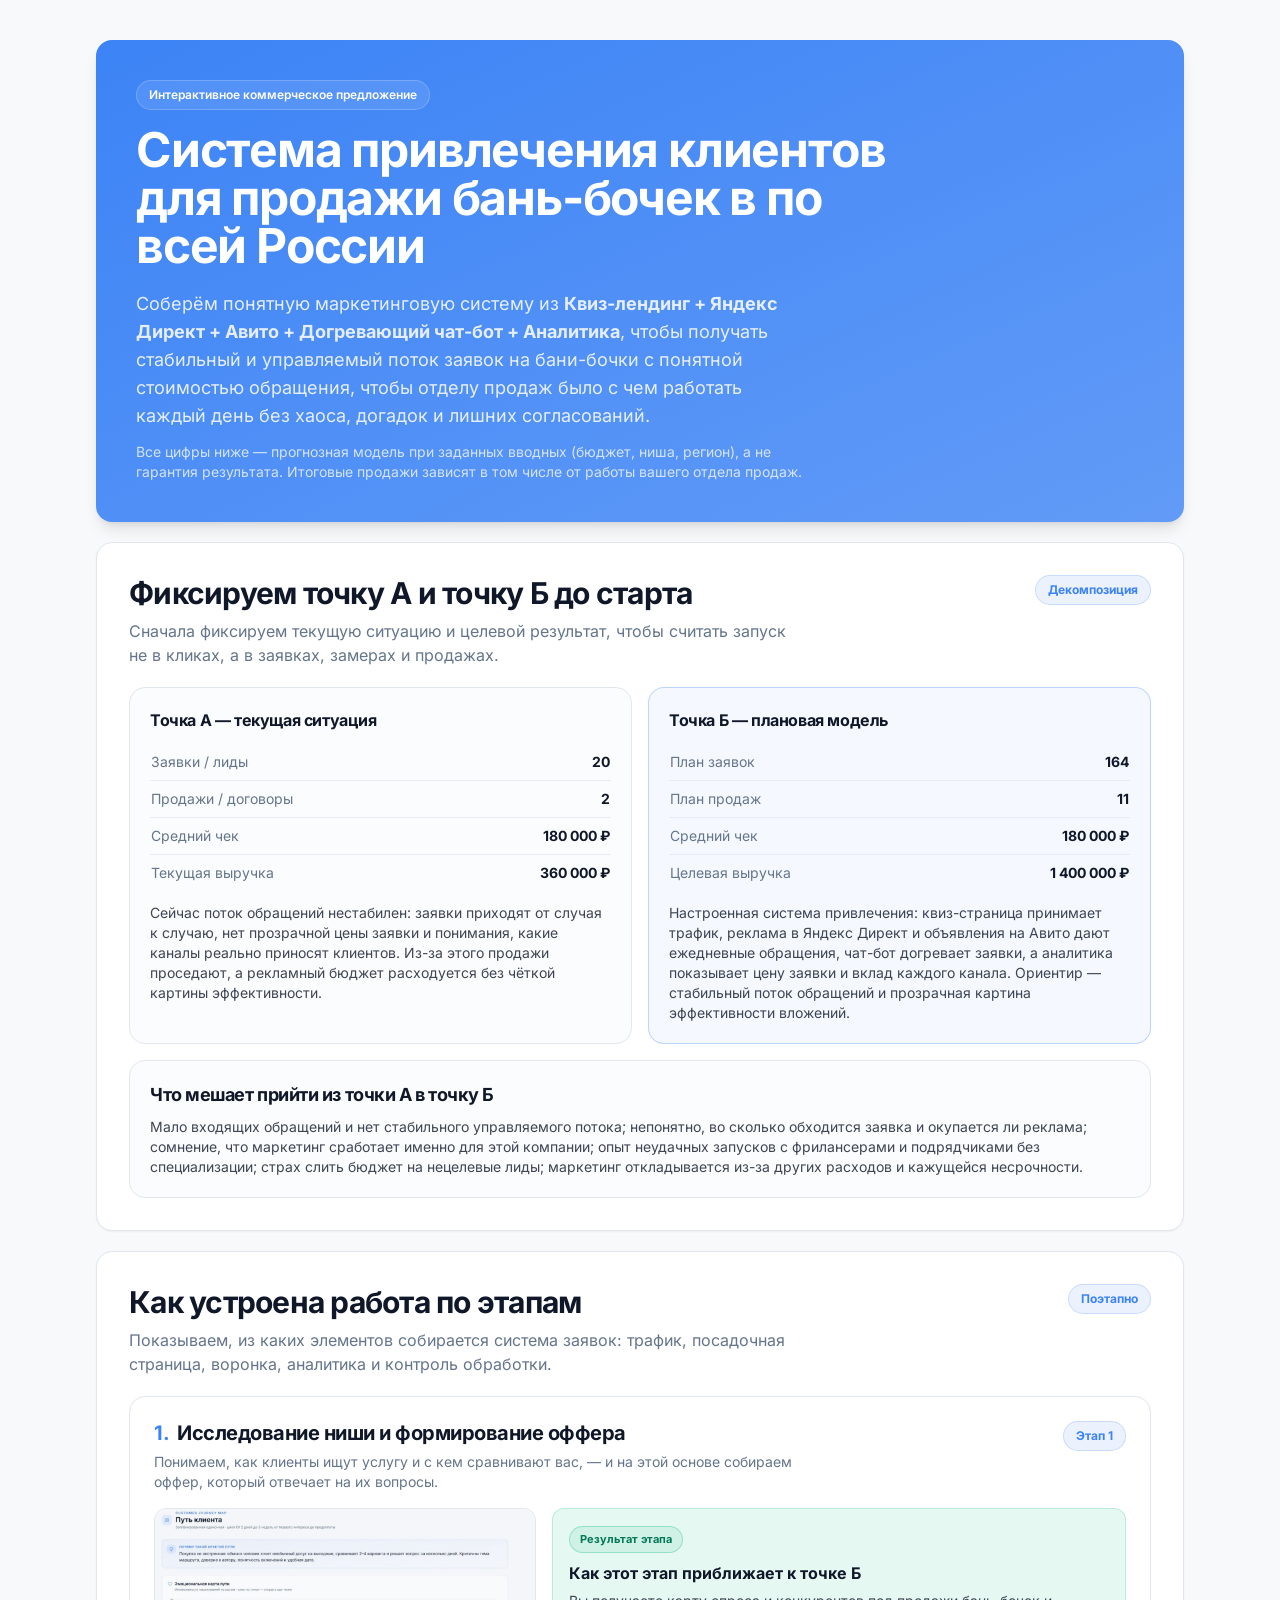
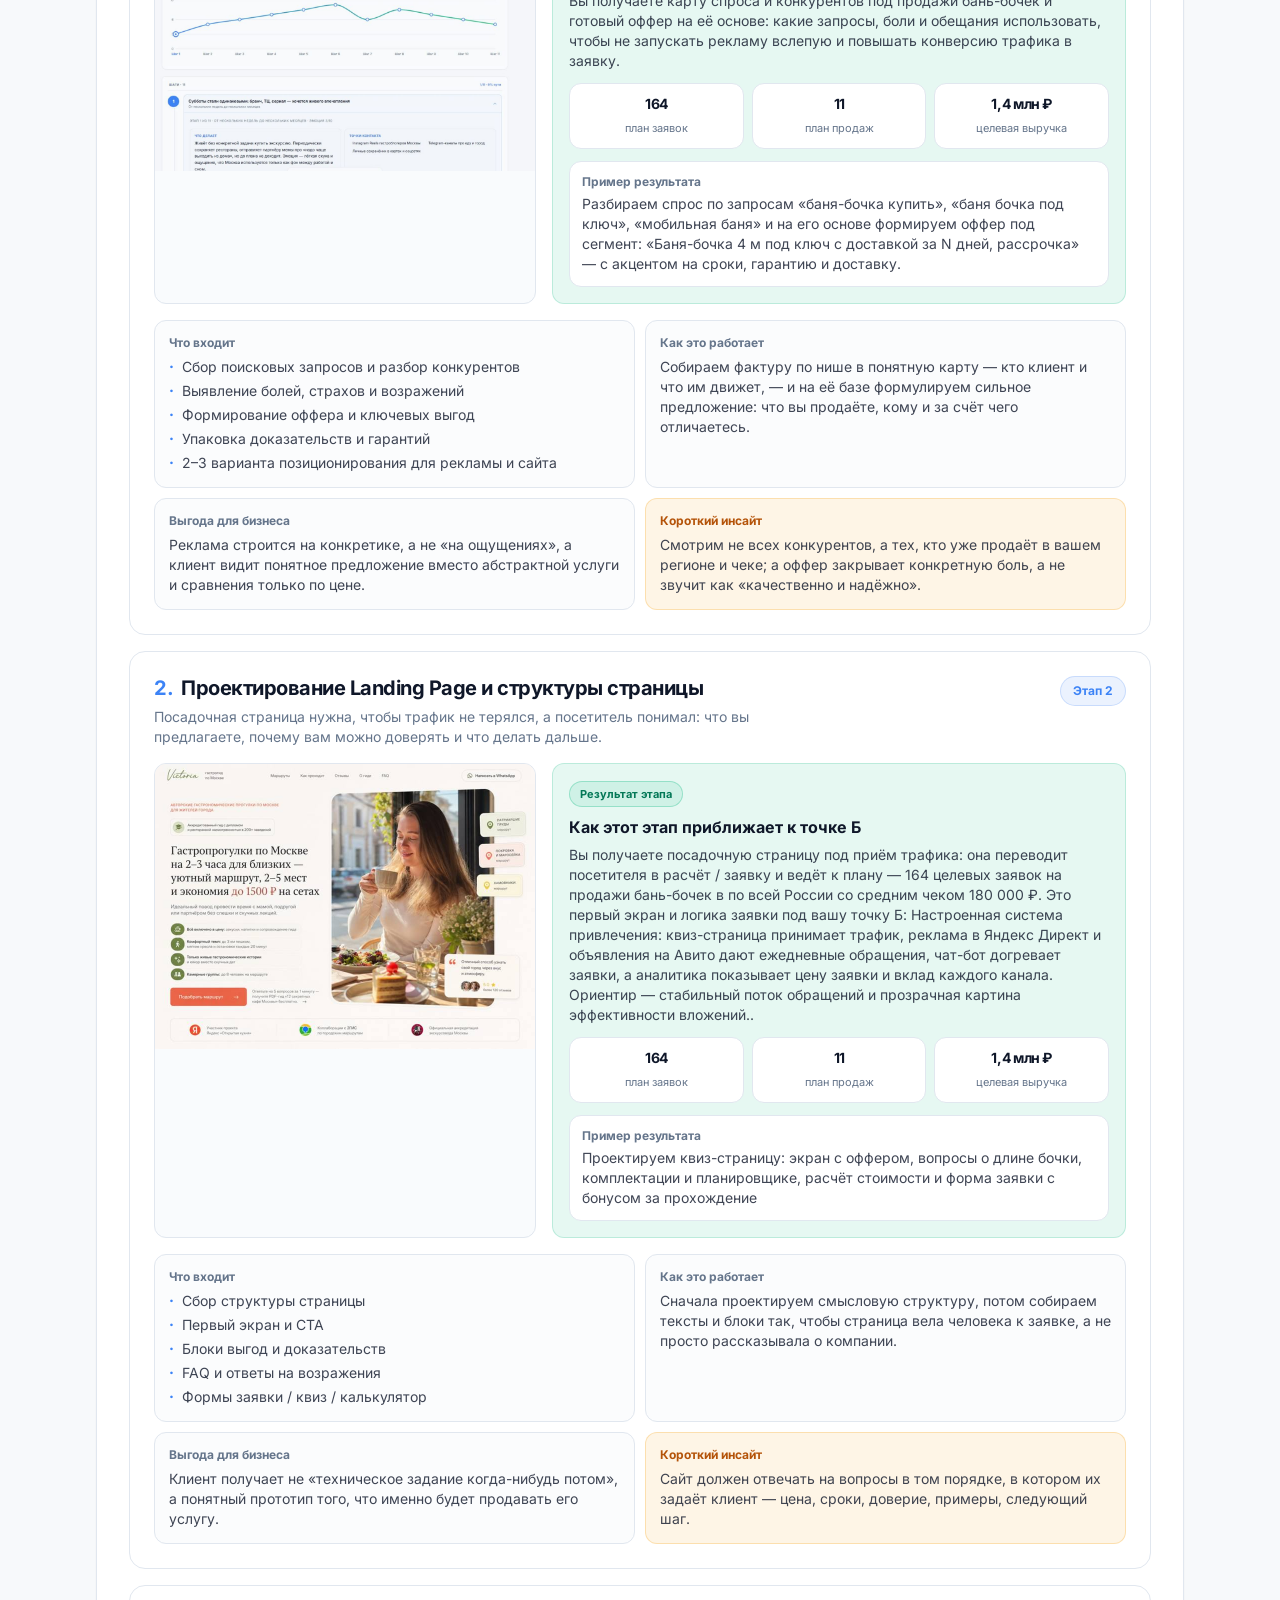
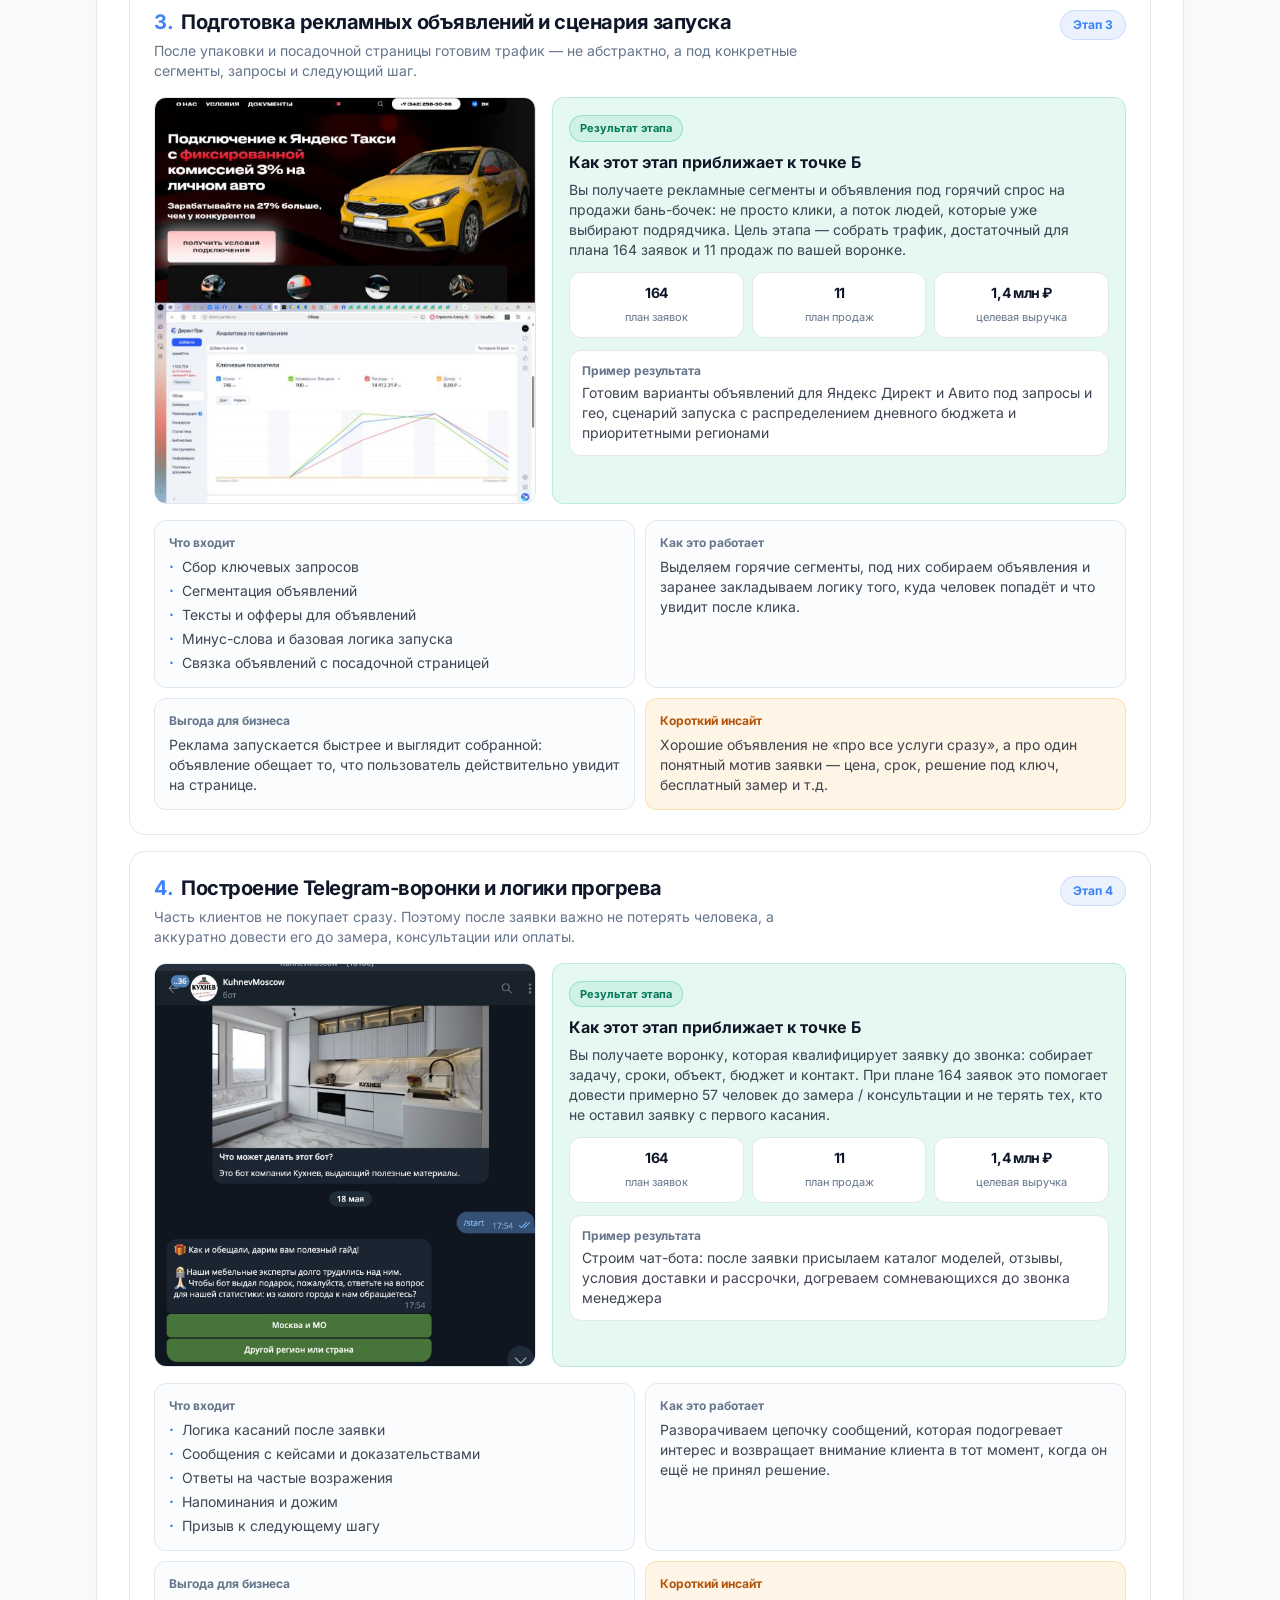
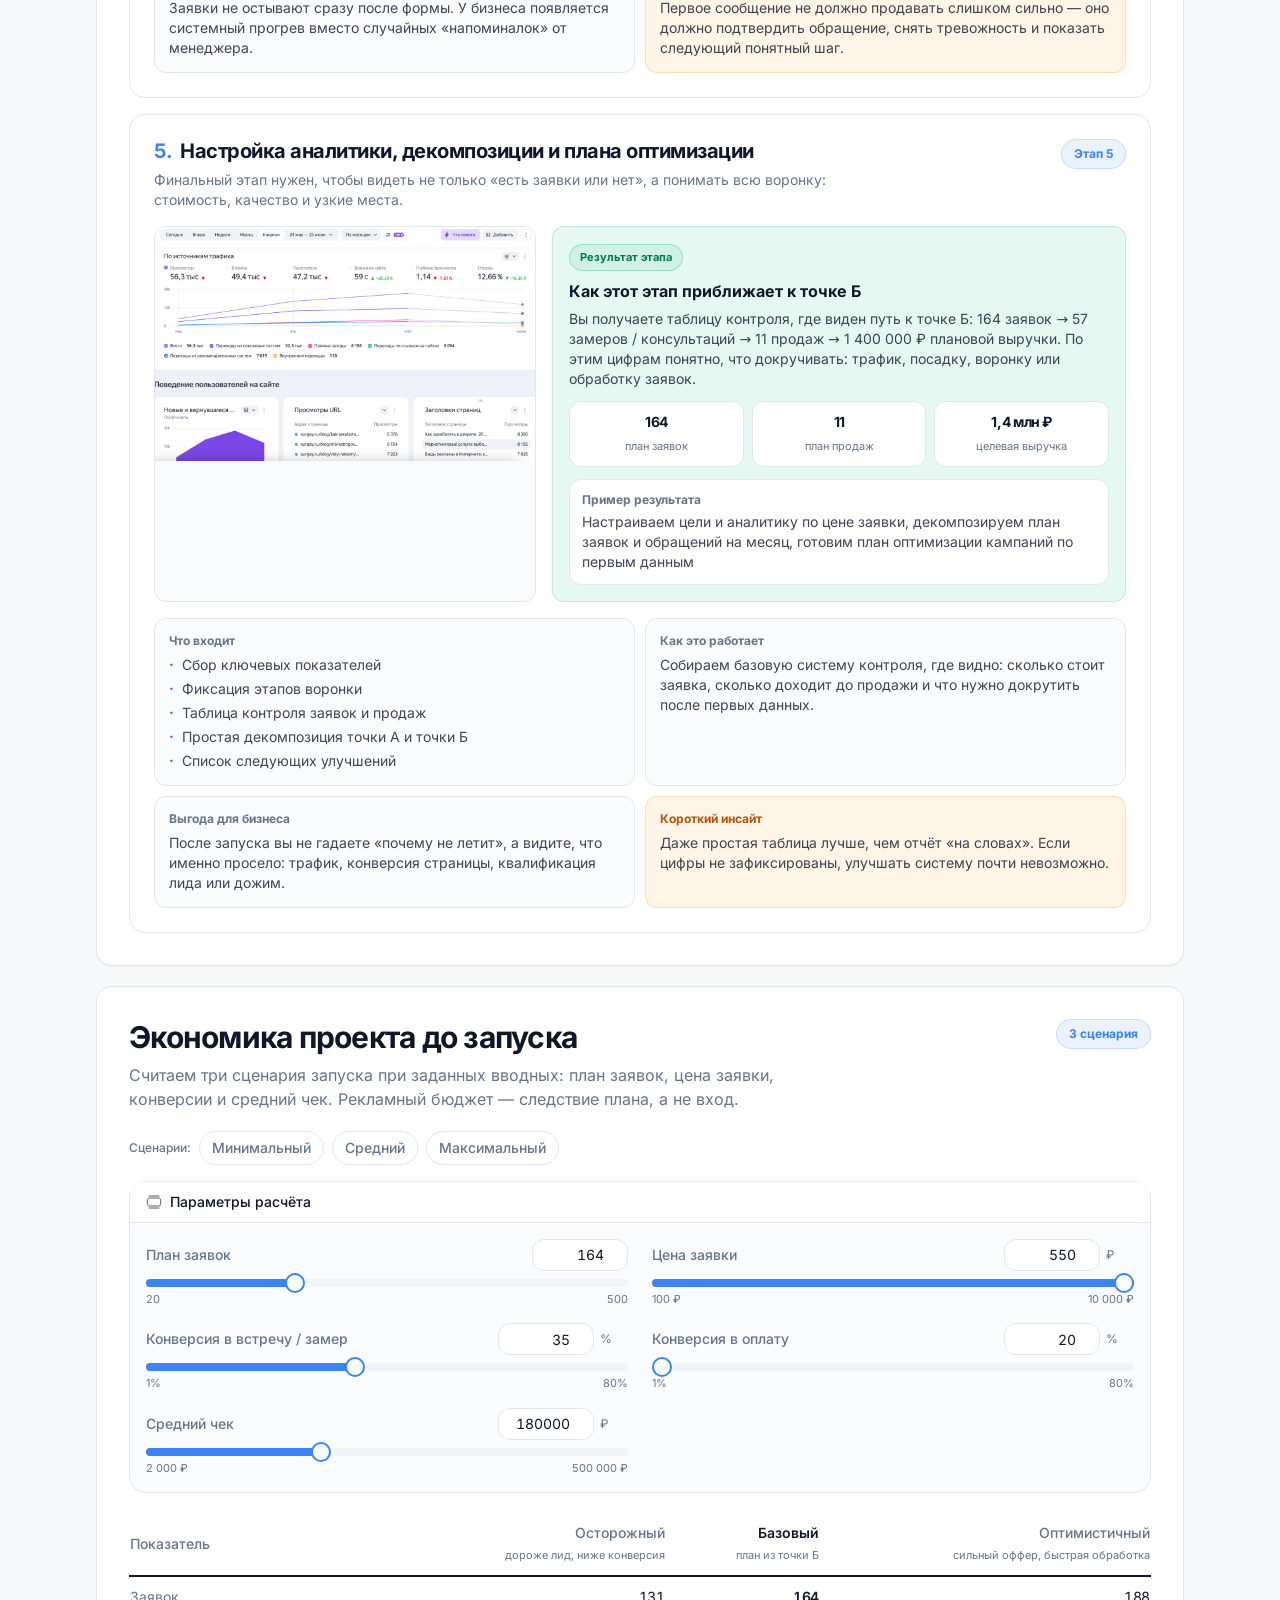
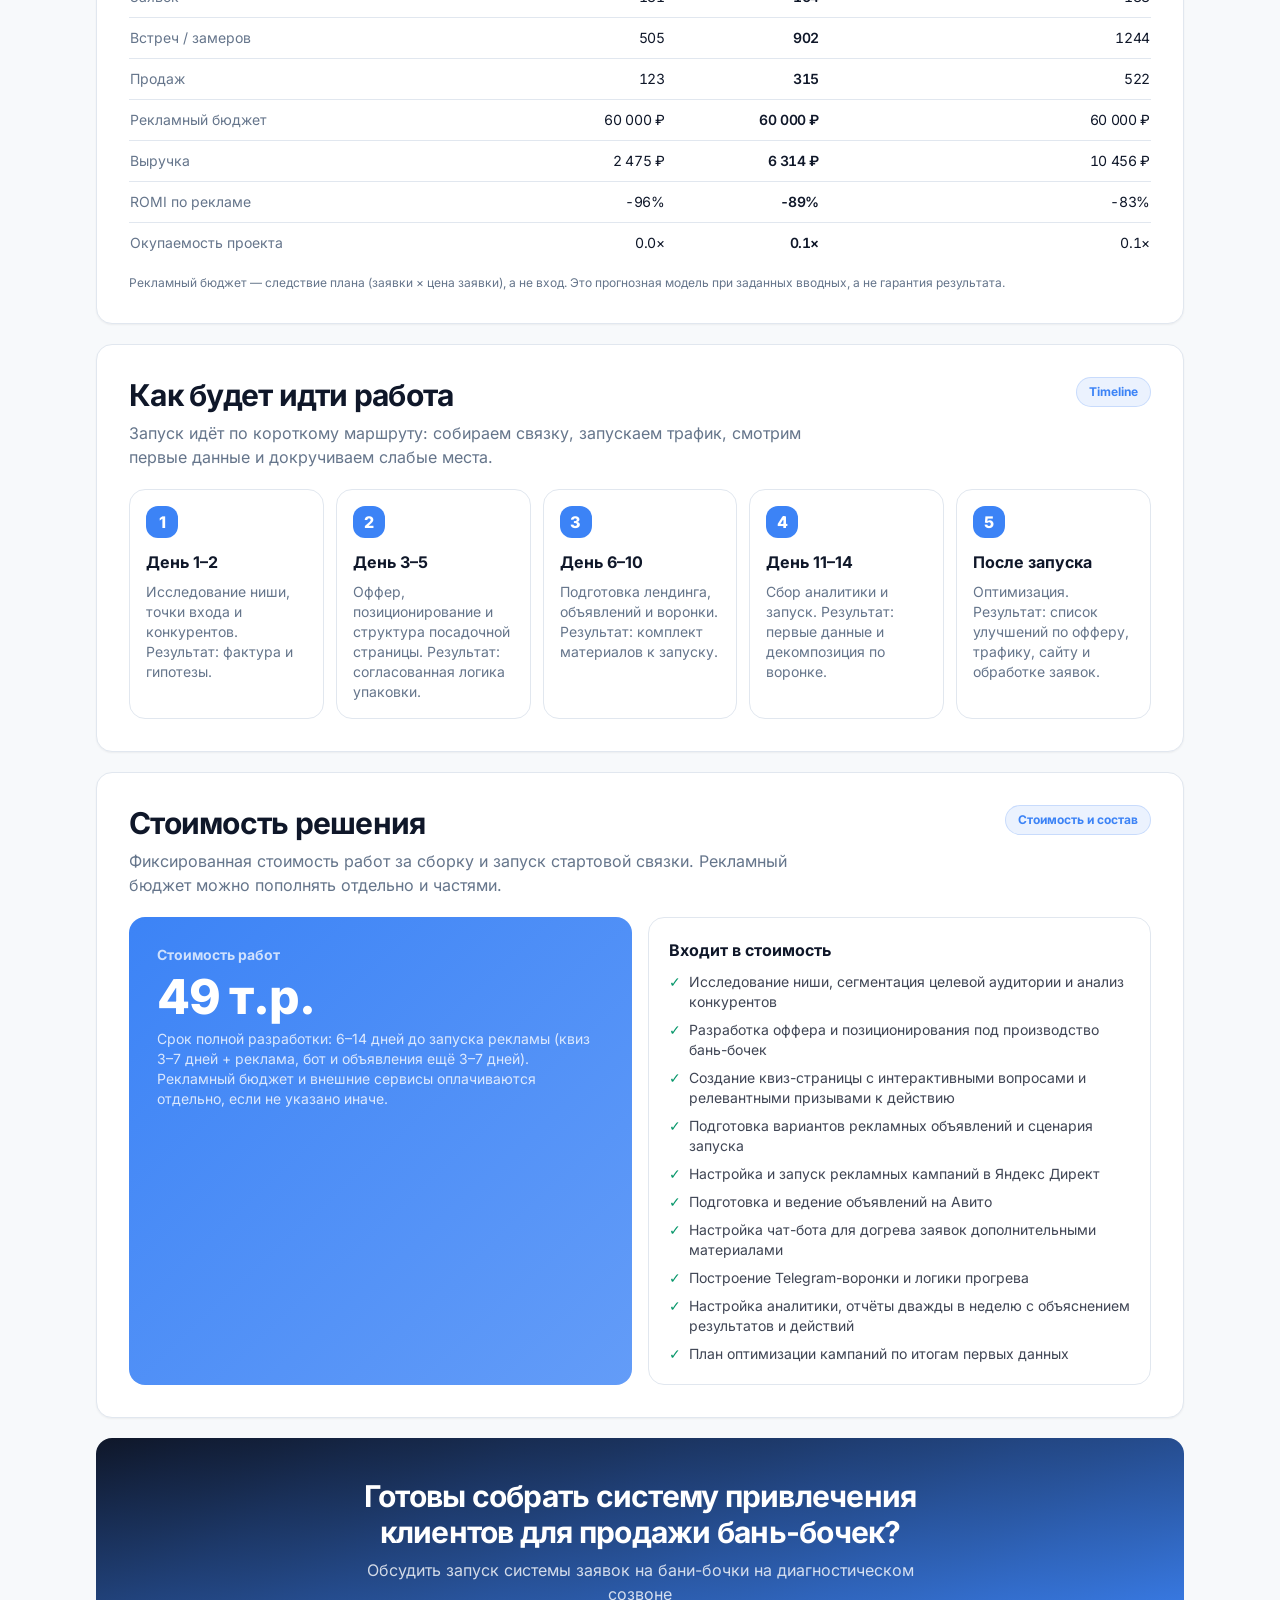
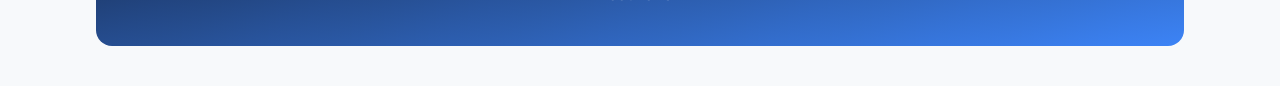
<file: index.html>
<!doctype html>
<html lang="ru" class="light" style="color-scheme: light;">
<head>
<meta charset="UTF-8">
<meta name="viewport" content="width=device-width, initial-scale=1.0, viewport-fit=cover">
<title>КП · продажи бань-бочек</title>
<meta name="description" content="SurgayGPT - комплексный маркетинг, который делает ИИ: стратегия, сайт, креативы и тексты за 2–3 часа">
<meta name="author" content="SurgayGPT Team">
<meta property="og:title" content="SurgayGPT 2.0 — ИИ-агентство маркетинга">
<meta property="og:description" content="Комплексный маркетинг, который делает ИИ: стратегия, сайт, креативы и тексты за 2–3 часа">
<meta property="og:type" content="website">
<meta property="og:image" content="assets/img/logo-icon.svg">
<link rel="icon" href="assets/img/logo-icon.svg" type="image/svg+xml">
<link rel="stylesheet" href="assets/style.css">
</head>
<body>
<div id="root"><script>!function(){try{var d=document.documentElement,c=d.classList;c.remove('light','dark');var e=localStorage.getItem('surgaygpt-theme');if(e){c.add(e|| '')}else{c.add('light');}if(e==='light'||e==='dark'||!e)d.style.colorScheme=e||'light'}catch(t){}}();</script><div role="region" aria-label="Notifications (F8)" tabindex="-1" style="pointer-events: none;"><ol tabindex="-1" class="fixed top-0 z-[100] flex max-h-screen w-full flex-col-reverse p-4 sm:bottom-0 sm:right-0 sm:top-auto sm:flex-col md:max-w-[420px]"></ol></div><section aria-label="Notifications alt+T" tabindex="-1" aria-live="polite" aria-relevant="additions text" aria-atomic="false"></section><div class="min-h-screen bg-background"><div class="w-full bg-muted/20"><div class="mx-auto max-w-6xl space-y-5 px-4 py-6 sm:px-6 lg:px-8 lg:py-10"><section class="relative overflow-hidden rounded-2xl bg-gradient-to-br from-primary to-primary/80 p-8 text-primary-foreground shadow-lg sm:p-10"><div class="mb-4 inline-flex items-center gap-2 rounded-full border border-primary-foreground/20 bg-primary-foreground/10 px-3 py-1.5 text-xs font-semibold">Интерактивное коммерческое предложение</div><h2 class="max-w-3xl text-3xl font-bold leading-[0.98] tracking-tight sm:text-5xl">Система привлечения клиентов для продажи бань-бочек в по всей России</h2><p class="mt-5 max-w-2xl text-lg text-primary-foreground/85">Соберём понятную маркетинговую систему из <strong>Квиз-лендинг + Яндекс Директ + Авито + Догревающий чат-бот + Аналитика</strong>, чтобы получать стабильный и управляемый поток заявок на бани-бочки с понятной стоимостью обращения, чтобы отделу продаж было с чем работать каждый день без хаоса, догадок и лишних согласований.</p><p class="mt-3 max-w-2xl text-sm text-primary-foreground/75">Все цифры ниже — прогнозная модель при заданных вводных (бюджет, ниша, регион), а не гарантия результата. Итоговые продажи зависят в том числе от работы вашего отдела продаж.</p></section><section class="mt-5 rounded-2xl border border-border bg-card p-6 shadow-sm sm:p-8"><div class="mb-5 flex flex-col items-start justify-between gap-4 sm:flex-row"><div><h3 class="max-w-2xl text-2xl font-bold leading-tight tracking-tight sm:text-3xl">Фиксируем точку А и точку Б до старта</h3><p class="mt-2 max-w-2xl text-base text-muted-foreground">Сначала фиксируем текущую ситуацию и целевой результат, чтобы считать запуск не в кликах, а в заявках, замерах и продажах.</p></div><span class="inline-flex whitespace-nowrap rounded-full border border-primary/20 bg-primary/10 px-3 py-1.5 text-xs font-bold text-primary">Декомпозиция</span></div><div class="grid grid-cols-1 gap-4 lg:grid-cols-2"><div class="rounded-2xl border border-border bg-secondary/30 p-5"><h4 class="mb-3 text-base font-bold tracking-tight">Точка А — текущая ситуация</h4><table class="w-full border-collapse text-sm"><tbody><tr class="border-t border-border/70 first:border-t-0"><th class="py-2 text-left font-normal text-muted-foreground">Заявки / лиды</th><td class="py-2 text-right"><strong class="text-foreground">20</strong></td></tr><tr class="border-t border-border/70 first:border-t-0"><th class="py-2 text-left font-normal text-muted-foreground">Продажи / договоры</th><td class="py-2 text-right"><strong class="text-foreground">2</strong></td></tr><tr class="border-t border-border/70 first:border-t-0"><th class="py-2 text-left font-normal text-muted-foreground">Средний чек</th><td class="py-2 text-right"><strong class="text-foreground">180&nbsp;000 ₽</strong></td></tr><tr class="border-t border-border/70 first:border-t-0"><th class="py-2 text-left font-normal text-muted-foreground">Текущая выручка</th><td class="py-2 text-right"><strong class="text-foreground">360&nbsp;000 ₽</strong></td></tr></tbody></table><p class="mt-3 whitespace-pre-line text-sm text-foreground/80">Сейчас поток обращений нестабилен: заявки приходят от случая к случаю, нет прозрачной цены заявки и понимания, какие каналы реально приносят клиентов. Из-за этого продажи проседают, а рекламный бюджет расходуется без чёткой картины эффективности.</p></div><div class="rounded-2xl border p-5 border-primary/30 bg-primary/5"><h4 class="mb-3 text-base font-bold tracking-tight">Точка Б — плановая модель</h4><table class="w-full border-collapse text-sm"><tbody><tr class="border-t border-border/70 first:border-t-0"><th class="py-2 text-left font-normal text-muted-foreground">План заявок</th><td class="py-2 text-right"><strong class="text-foreground">164</strong></td></tr><tr class="border-t border-border/70 first:border-t-0"><th class="py-2 text-left font-normal text-muted-foreground">План продаж</th><td class="py-2 text-right"><strong class="text-foreground">11</strong></td></tr><tr class="border-t border-border/70 first:border-t-0"><th class="py-2 text-left font-normal text-muted-foreground">Средний чек</th><td class="py-2 text-right"><strong class="text-foreground">180&nbsp;000 ₽</strong></td></tr><tr class="border-t border-border/70 first:border-t-0"><th class="py-2 text-left font-normal text-muted-foreground">Целевая выручка</th><td class="py-2 text-right"><strong class="text-foreground">1&nbsp;400&nbsp;000 ₽</strong></td></tr></tbody></table><p class="mt-3 whitespace-pre-line text-sm text-foreground/80">Настроенная система привлечения: квиз-страница принимает трафик, реклама в Яндекс Директ и объявления на Авито дают ежедневные обращения, чат-бот догревает заявки, а аналитика показывает цену заявки и вклад каждого канала. Ориентир — стабильный поток обращений и прозрачная картина эффективности вложений.</p></div></div><div class="mt-4 rounded-2xl border border-border bg-secondary/30 p-5"><h4 class="mb-2 text-lg font-bold tracking-tight">Что мешает прийти из точки А в точку Б</h4><p class="whitespace-pre-line text-sm text-foreground/80">Мало входящих обращений и нет стабильного управляемого потока; непонятно, во сколько обходится заявка и окупается ли реклама; сомнение, что маркетинг сработает именно для этой компании; опыт неудачных запусков с фрилансерами и подрядчиками без специализации; страх слить бюджет на нецелевые лиды; маркетинг откладывается из-за других расходов и кажущейся несрочности.</p></div></section><section class="mt-5 rounded-2xl border border-border bg-card p-6 shadow-sm sm:p-8"><div class="mb-5 flex flex-col items-start justify-between gap-4 sm:flex-row"><div><h3 class="max-w-2xl text-2xl font-bold leading-tight tracking-tight sm:text-3xl">Как устроена работа по этапам</h3><p class="mt-2 max-w-2xl text-base text-muted-foreground">Показываем, из каких элементов собирается система заявок: трафик, посадочная страница, воронка, аналитика и контроль обработки.</p></div><span class="inline-flex whitespace-nowrap rounded-full border border-primary/20 bg-primary/10 px-3 py-1.5 text-xs font-bold text-primary">Поэтапно</span></div><div class="space-y-4"><div class="rounded-2xl border border-border bg-card p-5 sm:p-6"><div class="mb-4 flex flex-col items-start justify-between gap-3 sm:flex-row"><div><h4 class="flex items-baseline gap-2 text-xl font-bold leading-tight tracking-tight"><span class="text-primary">1.</span>Исследование ниши и формирование оффера</h4><p class="mt-1.5 max-w-2xl text-sm text-muted-foreground">Понимаем, как клиенты ищут услугу и с кем сравнивают вас, — и на этой основе собираем оффер, который отвечает на их вопросы.</p></div><span class="inline-flex whitespace-nowrap rounded-full border border-primary/20 bg-primary/10 px-3 py-1.5 text-xs font-bold text-primary">Этап 1</span></div><div class="grid grid-cols-1 gap-4 lg:grid-cols-[minmax(0,2fr)_minmax(0,3fr)]"><div class="overflow-hidden rounded-xl border border-border bg-secondary/40"><img src="assets/img/analysis.jpg" alt="Результат этапа: Исследование ниши и формирование оффера" class="h-auto w-full"></div><div class="rounded-xl border border-emerald-500/20 bg-emerald-500/10 p-4"><span class="inline-flex rounded-full border border-emerald-500/30 bg-emerald-500/10 px-2.5 py-1 text-[11px] font-bold text-emerald-700 dark:text-emerald-300">Результат этапа</span><h5 class="mt-2 text-base font-bold">Как этот этап приближает к точке Б</h5><p class="mt-1.5 text-sm text-foreground/80">Вы получаете карту спроса и конкурентов под продажи бань-бочек и готовый оффер на её основе: какие запросы, боли и обещания использовать, чтобы не запускать рекламу вслепую и повышать конверсию трафика в заявку.</p><div class="mt-3 grid grid-cols-3 gap-2"><div class="rounded-lg border border-border bg-card p-2.5 text-center"><strong class="block text-sm tracking-tight">164</strong><span class="text-[11px] text-muted-foreground">план заявок</span></div><div class="rounded-lg border border-border bg-card p-2.5 text-center"><strong class="block text-sm tracking-tight">11</strong><span class="text-[11px] text-muted-foreground">план продаж</span></div><div class="rounded-lg border border-border bg-card p-2.5 text-center"><strong class="block text-sm tracking-tight">1,4 млн ₽</strong><span class="text-[11px] text-muted-foreground">целевая выручка</span></div></div><div class="mt-3 rounded-lg border border-border bg-card p-3 text-sm"><strong class="mb-1 block text-xs text-muted-foreground">Пример результата</strong><p class="text-foreground/80">Разбираем спрос по запросам «баня-бочка купить», «баня бочка под ключ», «мобильная баня» и на его основе формируем оффер под сегмент: «Баня-бочка 4 м под ключ с доставкой за N дней, рассрочка» — с акцентом на сроки, гарантию и доставку.</p></div></div></div><div class="mt-4 grid grid-cols-1 gap-2.5 sm:grid-cols-2"><div class="rounded-xl border border-border bg-secondary/30 p-3.5 text-sm"><strong class="mb-1.5 block text-xs text-muted-foreground">Что входит</strong><ul class="space-y-1 text-foreground/80"><li class="flex gap-2"><span class="font-extrabold text-primary">·</span>Сбор поисковых запросов и разбор конкурентов</li><li class="flex gap-2"><span class="font-extrabold text-primary">·</span>Выявление болей, страхов и возражений</li><li class="flex gap-2"><span class="font-extrabold text-primary">·</span>Формирование оффера и ключевых выгод</li><li class="flex gap-2"><span class="font-extrabold text-primary">·</span>Упаковка доказательств и гарантий</li><li class="flex gap-2"><span class="font-extrabold text-primary">·</span>2–3 варианта позиционирования для рекламы и сайта</li></ul></div><div class="rounded-xl border border-border bg-secondary/30 p-3.5 text-sm"><strong class="mb-1.5 block text-xs text-muted-foreground">Как это работает</strong><p class="text-foreground/80">Собираем фактуру по нише в понятную карту — кто клиент и что им движет, — и на её базе формулируем сильное предложение: что вы продаёте, кому и за счёт чего отличаетесь.</p></div><div class="rounded-xl border border-border bg-secondary/30 p-3.5 text-sm"><strong class="mb-1.5 block text-xs text-muted-foreground">Выгода для бизнеса</strong><p class="text-foreground/80">Реклама строится на конкретике, а не «на ощущениях», а клиент видит понятное предложение вместо абстрактной услуги и сравнения только по цене.</p></div><div class="rounded-xl border border-amber-500/25 bg-amber-500/10 p-3.5 text-sm"><strong class="mb-1.5 block text-xs text-amber-700 dark:text-amber-400">Короткий инсайт</strong><p class="text-foreground/80">Смотрим не всех конкурентов, а тех, кто уже продаёт в вашем регионе и чеке; а оффер закрывает конкретную боль, а не звучит как «качественно и надёжно».</p></div></div></div><div class="rounded-2xl border border-border bg-card p-5 sm:p-6"><div class="mb-4 flex flex-col items-start justify-between gap-3 sm:flex-row"><div><h4 class="flex items-baseline gap-2 text-xl font-bold leading-tight tracking-tight"><span class="text-primary">2.</span>Проектирование Landing Page и структуры страницы</h4><p class="mt-1.5 max-w-2xl text-sm text-muted-foreground">Посадочная страница нужна, чтобы трафик не терялся, а посетитель понимал: что вы предлагаете, почему вам можно доверять и что делать дальше.</p></div><span class="inline-flex whitespace-nowrap rounded-full border border-primary/20 bg-primary/10 px-3 py-1.5 text-xs font-bold text-primary">Этап 2</span></div><div class="grid grid-cols-1 gap-4 lg:grid-cols-[minmax(0,2fr)_minmax(0,3fr)]"><div class="overflow-hidden rounded-xl border border-border bg-secondary/40"><img src="assets/img/landing.jpg" alt="Результат этапа: Проектирование Landing Page и структуры страницы" class="h-auto w-full"></div><div class="rounded-xl border border-emerald-500/20 bg-emerald-500/10 p-4"><span class="inline-flex rounded-full border border-emerald-500/30 bg-emerald-500/10 px-2.5 py-1 text-[11px] font-bold text-emerald-700 dark:text-emerald-300">Результат этапа</span><h5 class="mt-2 text-base font-bold">Как этот этап приближает к точке Б</h5><p class="mt-1.5 text-sm text-foreground/80">Вы получаете посадочную страницу под приём трафика: она переводит посетителя в расчёт / заявку и ведёт к плану — 164 целевых заявок на продажи бань-бочек в по всей России со средним чеком 180&nbsp;000 ₽. Это первый экран и логика заявки под вашу точку Б: Настроенная система привлечения: квиз-страница принимает трафик, реклама в Яндекс Директ и объявления на Авито дают ежедневные обращения, чат-бот догревает заявки, а аналитика показывает цену заявки и вклад каждого канала. Ориентир — стабильный поток обращений и прозрачная картина эффективности вложений..</p><div class="mt-3 grid grid-cols-3 gap-2"><div class="rounded-lg border border-border bg-card p-2.5 text-center"><strong class="block text-sm tracking-tight">164</strong><span class="text-[11px] text-muted-foreground">план заявок</span></div><div class="rounded-lg border border-border bg-card p-2.5 text-center"><strong class="block text-sm tracking-tight">11</strong><span class="text-[11px] text-muted-foreground">план продаж</span></div><div class="rounded-lg border border-border bg-card p-2.5 text-center"><strong class="block text-sm tracking-tight">1,4 млн ₽</strong><span class="text-[11px] text-muted-foreground">целевая выручка</span></div></div><div class="mt-3 rounded-lg border border-border bg-card p-3 text-sm"><strong class="mb-1 block text-xs text-muted-foreground">Пример результата</strong><p class="text-foreground/80">Проектируем квиз-страницу: экран с оффером, вопросы о длине бочки, комплектации и планировщике, расчёт стоимости и форма заявки с бонусом за прохождение</p></div></div></div><div class="mt-4 grid grid-cols-1 gap-2.5 sm:grid-cols-2"><div class="rounded-xl border border-border bg-secondary/30 p-3.5 text-sm"><strong class="mb-1.5 block text-xs text-muted-foreground">Что входит</strong><ul class="space-y-1 text-foreground/80"><li class="flex gap-2"><span class="font-extrabold text-primary">·</span>Сбор структуры страницы</li><li class="flex gap-2"><span class="font-extrabold text-primary">·</span>Первый экран и CTA</li><li class="flex gap-2"><span class="font-extrabold text-primary">·</span>Блоки выгод и доказательств</li><li class="flex gap-2"><span class="font-extrabold text-primary">·</span>FAQ и ответы на возражения</li><li class="flex gap-2"><span class="font-extrabold text-primary">·</span>Формы заявки / квиз / калькулятор</li></ul></div><div class="rounded-xl border border-border bg-secondary/30 p-3.5 text-sm"><strong class="mb-1.5 block text-xs text-muted-foreground">Как это работает</strong><p class="text-foreground/80">Сначала проектируем смысловую структуру, потом собираем тексты и блоки так, чтобы страница вела человека к заявке, а не просто рассказывала о компании.</p></div><div class="rounded-xl border border-border bg-secondary/30 p-3.5 text-sm"><strong class="mb-1.5 block text-xs text-muted-foreground">Выгода для бизнеса</strong><p class="text-foreground/80">Клиент получает не «техническое задание когда-нибудь потом», а понятный прототип того, что именно будет продавать его услугу.</p></div><div class="rounded-xl border border-amber-500/25 bg-amber-500/10 p-3.5 text-sm"><strong class="mb-1.5 block text-xs text-amber-700 dark:text-amber-400">Короткий инсайт</strong><p class="text-foreground/80">Сайт должен отвечать на вопросы в том порядке, в котором их задаёт клиент — цена, сроки, доверие, примеры, следующий шаг.</p></div></div></div><div class="rounded-2xl border border-border bg-card p-5 sm:p-6"><div class="mb-4 flex flex-col items-start justify-between gap-3 sm:flex-row"><div><h4 class="flex items-baseline gap-2 text-xl font-bold leading-tight tracking-tight"><span class="text-primary">3.</span>Подготовка рекламных объявлений и сценария запуска</h4><p class="mt-1.5 max-w-2xl text-sm text-muted-foreground">После упаковки и посадочной страницы готовим трафик — не абстрактно, а под конкретные сегменты, запросы и следующий шаг.</p></div><span class="inline-flex whitespace-nowrap rounded-full border border-primary/20 bg-primary/10 px-3 py-1.5 text-xs font-bold text-primary">Этап 3</span></div><div class="grid grid-cols-1 gap-4 lg:grid-cols-[minmax(0,2fr)_minmax(0,3fr)]"><div class="overflow-hidden rounded-xl border border-border bg-secondary/40"><img src="assets/img/ads.jpg" alt="Результат этапа: Подготовка рекламных объявлений и сценария запуска" class="h-auto w-full"></div><div class="rounded-xl border border-emerald-500/20 bg-emerald-500/10 p-4"><span class="inline-flex rounded-full border border-emerald-500/30 bg-emerald-500/10 px-2.5 py-1 text-[11px] font-bold text-emerald-700 dark:text-emerald-300">Результат этапа</span><h5 class="mt-2 text-base font-bold">Как этот этап приближает к точке Б</h5><p class="mt-1.5 text-sm text-foreground/80">Вы получаете рекламные сегменты и объявления под горячий спрос на продажи бань-бочек: не просто клики, а поток людей, которые уже выбирают подрядчика. Цель этапа — собрать трафик, достаточный для плана 164 заявок и 11 продаж по вашей воронке.</p><div class="mt-3 grid grid-cols-3 gap-2"><div class="rounded-lg border border-border bg-card p-2.5 text-center"><strong class="block text-sm tracking-tight">164</strong><span class="text-[11px] text-muted-foreground">план заявок</span></div><div class="rounded-lg border border-border bg-card p-2.5 text-center"><strong class="block text-sm tracking-tight">11</strong><span class="text-[11px] text-muted-foreground">план продаж</span></div><div class="rounded-lg border border-border bg-card p-2.5 text-center"><strong class="block text-sm tracking-tight">1,4 млн ₽</strong><span class="text-[11px] text-muted-foreground">целевая выручка</span></div></div><div class="mt-3 rounded-lg border border-border bg-card p-3 text-sm"><strong class="mb-1 block text-xs text-muted-foreground">Пример результата</strong><p class="text-foreground/80">Готовим варианты объявлений для Яндекс Директ и Авито под запросы и гео, сценарий запуска с распределением дневного бюджета и приоритетными регионами</p></div></div></div><div class="mt-4 grid grid-cols-1 gap-2.5 sm:grid-cols-2"><div class="rounded-xl border border-border bg-secondary/30 p-3.5 text-sm"><strong class="mb-1.5 block text-xs text-muted-foreground">Что входит</strong><ul class="space-y-1 text-foreground/80"><li class="flex gap-2"><span class="font-extrabold text-primary">·</span>Сбор ключевых запросов</li><li class="flex gap-2"><span class="font-extrabold text-primary">·</span>Сегментация объявлений</li><li class="flex gap-2"><span class="font-extrabold text-primary">·</span>Тексты и офферы для объявлений</li><li class="flex gap-2"><span class="font-extrabold text-primary">·</span>Минус-слова и базовая логика запуска</li><li class="flex gap-2"><span class="font-extrabold text-primary">·</span>Связка объявлений с посадочной страницей</li></ul></div><div class="rounded-xl border border-border bg-secondary/30 p-3.5 text-sm"><strong class="mb-1.5 block text-xs text-muted-foreground">Как это работает</strong><p class="text-foreground/80">Выделяем горячие сегменты, под них собираем объявления и заранее закладываем логику того, куда человек попадёт и что увидит после клика.</p></div><div class="rounded-xl border border-border bg-secondary/30 p-3.5 text-sm"><strong class="mb-1.5 block text-xs text-muted-foreground">Выгода для бизнеса</strong><p class="text-foreground/80">Реклама запускается быстрее и выглядит собранной: объявление обещает то, что пользователь действительно увидит на странице.</p></div><div class="rounded-xl border border-amber-500/25 bg-amber-500/10 p-3.5 text-sm"><strong class="mb-1.5 block text-xs text-amber-700 dark:text-amber-400">Короткий инсайт</strong><p class="text-foreground/80">Хорошие объявления не «про все услуги сразу», а про один понятный мотив заявки — цена, срок, решение под ключ, бесплатный замер и т.д.</p></div></div></div><div class="rounded-2xl border border-border bg-card p-5 sm:p-6"><div class="mb-4 flex flex-col items-start justify-between gap-3 sm:flex-row"><div><h4 class="flex items-baseline gap-2 text-xl font-bold leading-tight tracking-tight"><span class="text-primary">4.</span>Построение Telegram-воронки и логики прогрева</h4><p class="mt-1.5 max-w-2xl text-sm text-muted-foreground">Часть клиентов не покупает сразу. Поэтому после заявки важно не потерять человека, а аккуратно довести его до замера, консультации или оплаты.</p></div><span class="inline-flex whitespace-nowrap rounded-full border border-primary/20 bg-primary/10 px-3 py-1.5 text-xs font-bold text-primary">Этап 4</span></div><div class="grid grid-cols-1 gap-4 lg:grid-cols-[minmax(0,2fr)_minmax(0,3fr)]"><div class="overflow-hidden rounded-xl border border-border bg-secondary/40"><img src="assets/img/funnel.jpg" alt="Результат этапа: Построение Telegram-воронки и логики прогрева" class="h-auto w-full"></div><div class="rounded-xl border border-emerald-500/20 bg-emerald-500/10 p-4"><span class="inline-flex rounded-full border border-emerald-500/30 bg-emerald-500/10 px-2.5 py-1 text-[11px] font-bold text-emerald-700 dark:text-emerald-300">Результат этапа</span><h5 class="mt-2 text-base font-bold">Как этот этап приближает к точке Б</h5><p class="mt-1.5 text-sm text-foreground/80">Вы получаете воронку, которая квалифицирует заявку до звонка: собирает задачу, сроки, объект, бюджет и контакт. При плане 164 заявок это помогает довести примерно 57 человек до замера / консультации и не терять тех, кто не оставил заявку с первого касания.</p><div class="mt-3 grid grid-cols-3 gap-2"><div class="rounded-lg border border-border bg-card p-2.5 text-center"><strong class="block text-sm tracking-tight">164</strong><span class="text-[11px] text-muted-foreground">план заявок</span></div><div class="rounded-lg border border-border bg-card p-2.5 text-center"><strong class="block text-sm tracking-tight">11</strong><span class="text-[11px] text-muted-foreground">план продаж</span></div><div class="rounded-lg border border-border bg-card p-2.5 text-center"><strong class="block text-sm tracking-tight">1,4 млн ₽</strong><span class="text-[11px] text-muted-foreground">целевая выручка</span></div></div><div class="mt-3 rounded-lg border border-border bg-card p-3 text-sm"><strong class="mb-1 block text-xs text-muted-foreground">Пример результата</strong><p class="text-foreground/80">Строим чат-бота: после заявки присылаем каталог моделей, отзывы, условия доставки и рассрочки, догреваем сомневающихся до звонка менеджера</p></div></div></div><div class="mt-4 grid grid-cols-1 gap-2.5 sm:grid-cols-2"><div class="rounded-xl border border-border bg-secondary/30 p-3.5 text-sm"><strong class="mb-1.5 block text-xs text-muted-foreground">Что входит</strong><ul class="space-y-1 text-foreground/80"><li class="flex gap-2"><span class="font-extrabold text-primary">·</span>Логика касаний после заявки</li><li class="flex gap-2"><span class="font-extrabold text-primary">·</span>Сообщения с кейсами и доказательствами</li><li class="flex gap-2"><span class="font-extrabold text-primary">·</span>Ответы на частые возражения</li><li class="flex gap-2"><span class="font-extrabold text-primary">·</span>Напоминания и дожим</li><li class="flex gap-2"><span class="font-extrabold text-primary">·</span>Призыв к следующему шагу</li></ul></div><div class="rounded-xl border border-border bg-secondary/30 p-3.5 text-sm"><strong class="mb-1.5 block text-xs text-muted-foreground">Как это работает</strong><p class="text-foreground/80">Разворачиваем цепочку сообщений, которая подогревает интерес и возвращает внимание клиента в тот момент, когда он ещё не принял решение.</p></div><div class="rounded-xl border border-border bg-secondary/30 p-3.5 text-sm"><strong class="mb-1.5 block text-xs text-muted-foreground">Выгода для бизнеса</strong><p class="text-foreground/80">Заявки не остывают сразу после формы. У бизнеса появляется системный прогрев вместо случайных «напоминалок» от менеджера.</p></div><div class="rounded-xl border border-amber-500/25 bg-amber-500/10 p-3.5 text-sm"><strong class="mb-1.5 block text-xs text-amber-700 dark:text-amber-400">Короткий инсайт</strong><p class="text-foreground/80">Первое сообщение не должно продавать слишком сильно — оно должно подтвердить обращение, снять тревожность и показать следующий понятный шаг.</p></div></div></div><div class="rounded-2xl border border-border bg-card p-5 sm:p-6"><div class="mb-4 flex flex-col items-start justify-between gap-3 sm:flex-row"><div><h4 class="flex items-baseline gap-2 text-xl font-bold leading-tight tracking-tight"><span class="text-primary">5.</span>Настройка аналитики, декомпозиции и плана оптимизации</h4><p class="mt-1.5 max-w-2xl text-sm text-muted-foreground">Финальный этап нужен, чтобы видеть не только «есть заявки или нет», а понимать всю воронку: стоимость, качество и узкие места.</p></div><span class="inline-flex whitespace-nowrap rounded-full border border-primary/20 bg-primary/10 px-3 py-1.5 text-xs font-bold text-primary">Этап 5</span></div><div class="grid grid-cols-1 gap-4 lg:grid-cols-[minmax(0,2fr)_minmax(0,3fr)]"><div class="overflow-hidden rounded-xl border border-border bg-secondary/40"><img src="assets/img/analytics.jpg" alt="Результат этапа: Настройка аналитики, декомпозиции и плана оптимизации" class="h-auto w-full"></div><div class="rounded-xl border border-emerald-500/20 bg-emerald-500/10 p-4"><span class="inline-flex rounded-full border border-emerald-500/30 bg-emerald-500/10 px-2.5 py-1 text-[11px] font-bold text-emerald-700 dark:text-emerald-300">Результат этапа</span><h5 class="mt-2 text-base font-bold">Как этот этап приближает к точке Б</h5><p class="mt-1.5 text-sm text-foreground/80">Вы получаете таблицу контроля, где виден путь к точке Б: 164 заявок → 57 замеров / консультаций → 11 продаж → 1&nbsp;400&nbsp;000 ₽ плановой выручки. По этим цифрам понятно, что докручивать: трафик, посадку, воронку или обработку заявок.</p><div class="mt-3 grid grid-cols-3 gap-2"><div class="rounded-lg border border-border bg-card p-2.5 text-center"><strong class="block text-sm tracking-tight">164</strong><span class="text-[11px] text-muted-foreground">план заявок</span></div><div class="rounded-lg border border-border bg-card p-2.5 text-center"><strong class="block text-sm tracking-tight">11</strong><span class="text-[11px] text-muted-foreground">план продаж</span></div><div class="rounded-lg border border-border bg-card p-2.5 text-center"><strong class="block text-sm tracking-tight">1,4 млн ₽</strong><span class="text-[11px] text-muted-foreground">целевая выручка</span></div></div><div class="mt-3 rounded-lg border border-border bg-card p-3 text-sm"><strong class="mb-1 block text-xs text-muted-foreground">Пример результата</strong><p class="text-foreground/80">Настраиваем цели и аналитику по цене заявки, декомпозируем план заявок и обращений на месяц, готовим план оптимизации кампаний по первым данным</p></div></div></div><div class="mt-4 grid grid-cols-1 gap-2.5 sm:grid-cols-2"><div class="rounded-xl border border-border bg-secondary/30 p-3.5 text-sm"><strong class="mb-1.5 block text-xs text-muted-foreground">Что входит</strong><ul class="space-y-1 text-foreground/80"><li class="flex gap-2"><span class="font-extrabold text-primary">·</span>Сбор ключевых показателей</li><li class="flex gap-2"><span class="font-extrabold text-primary">·</span>Фиксация этапов воронки</li><li class="flex gap-2"><span class="font-extrabold text-primary">·</span>Таблица контроля заявок и продаж</li><li class="flex gap-2"><span class="font-extrabold text-primary">·</span>Простая декомпозиция точки А и точки Б</li><li class="flex gap-2"><span class="font-extrabold text-primary">·</span>Список следующих улучшений</li></ul></div><div class="rounded-xl border border-border bg-secondary/30 p-3.5 text-sm"><strong class="mb-1.5 block text-xs text-muted-foreground">Как это работает</strong><p class="text-foreground/80">Собираем базовую систему контроля, где видно: сколько стоит заявка, сколько доходит до продажи и что нужно докрутить после первых данных.</p></div><div class="rounded-xl border border-border bg-secondary/30 p-3.5 text-sm"><strong class="mb-1.5 block text-xs text-muted-foreground">Выгода для бизнеса</strong><p class="text-foreground/80">После запуска вы не гадаете «почему не летит», а видите, что именно просело: трафик, конверсия страницы, квалификация лида или дожим.</p></div><div class="rounded-xl border border-amber-500/25 bg-amber-500/10 p-3.5 text-sm"><strong class="mb-1.5 block text-xs text-amber-700 dark:text-amber-400">Короткий инсайт</strong><p class="text-foreground/80">Даже простая таблица лучше, чем отчёт «на словах». Если цифры не зафиксированы, улучшать систему почти невозможно.</p></div></div></div></div></section><section class="mt-5 rounded-2xl border border-border bg-card p-6 shadow-sm sm:p-8"><div class="mb-5 flex flex-col items-start justify-between gap-4 sm:flex-row"><div><h3 class="max-w-2xl text-2xl font-bold leading-tight tracking-tight sm:text-3xl">Экономика проекта до запуска</h3><p class="mt-2 max-w-2xl text-base text-muted-foreground">Считаем три сценария запуска при заданных вводных: план заявок, цена заявки, конверсии и средний чек. Рекламный бюджет — следствие плана, а не вход.</p></div><span class="inline-flex whitespace-nowrap rounded-full border border-primary/20 bg-primary/10 px-3 py-1.5 text-xs font-bold text-primary">3 сценария</span></div><div><div class="mb-4 flex flex-wrap items-center gap-2"><span class="text-xs font-medium text-muted-foreground">Сценарии:</span><button type="button" class="rounded-full border px-3 py-1.5 text-sm font-medium transition border-border text-muted-foreground hover:border-primary/50">Минимальный</button><button type="button" class="rounded-full border px-3 py-1.5 text-sm font-medium transition border-primary bg-primary/10 text-primary">Средний</button><button type="button" class="rounded-full border px-3 py-1.5 text-sm font-medium transition border-border text-muted-foreground hover:border-primary/50">Максимальный</button></div><div class="rounded-2xl border border-border bg-secondary/30"><div class="flex items-center gap-2 px-4 py-2.5 text-sm font-medium border-b border-border bg-card/60 text-foreground"><svg xmlns="http://www.w3.org/2000/svg" xmlns:xlink="http://www.w3.org/1999/xlink" aria-hidden="true" role="img" class="iconify iconify--solar h-4 w-4 opacity-70" width="1em" height="1em" viewBox="0 0 24 24"><g fill="none" stroke="currentColor" stroke-width="1.5"><path d="M8 18c-2.828 0-4.243 0-5.121-.879C2 16.243 2 14.828 2 12s0-4.243.879-5.121C3.757 6 5.172 6 8 6h8c2.828 0 4.243 0 5.121.879C22 7.757 22 9.172 22 12s0 4.243-.879 5.121C20.243 18 18.828 18 16 18z"></path><path stroke-linecap="round" d="M4.5 3h15m-15 18h15"></path></g></svg>Параметры расчёта</div><div class="grid grid-cols-1 gap-x-6 gap-y-4 p-4 sm:grid-cols-2"><div><div class="mb-2 flex items-center justify-between gap-3"><span class="text-sm font-medium text-muted-foreground">План заявок</span><div class="flex items-center gap-1.5"><input type="number" min="20" max="500" step="1" class="h-8 w-24 rounded-lg border px-2 text-right text-sm tabular-nums outline-none focus-visible:ring-2 border-border bg-card text-foreground focus-visible:ring-primary/40" value="164" style=""></div></div><span dir="ltr" data-orientation="horizontal" aria-disabled="false" class="relative flex w-full touch-none select-none items-center" style="--radix-slider-thumb-transform: translateX(-50%);"><span data-orientation="horizontal" class="relative h-2 w-full grow overflow-hidden rounded-full bg-secondary"><span data-orientation="horizontal" class="absolute h-full bg-primary" style="left: 0%; right: 83.6%;"></span></span><span style="transform: var(--radix-slider-thumb-transform); position: absolute; left: calc(16.4% + 6.72px);"><span role="slider" aria-valuemin="20" aria-valuemax="500" aria-orientation="horizontal" data-orientation="horizontal" tabindex="0" class="block h-5 w-5 rounded-full border-2 border-primary bg-background ring-offset-background transition-colors focus-visible:outline-none focus-visible:ring-2 focus-visible:ring-ring focus-visible:ring-offset-2 disabled:pointer-events-none disabled:opacity-50" data-radix-collection-item="" aria-valuenow="164" style=""></span></span></span><div class="mt-1 flex justify-between text-[11px] text-muted-foreground"><span>20</span><span>500</span></div></div><div><div class="mb-2 flex items-center justify-between gap-3"><span class="text-sm font-medium text-muted-foreground">Цена заявки</span><div class="flex items-center gap-1.5"><input type="number" min="100" max="10000" step="50" class="h-8 w-24 rounded-lg border px-2 text-right text-sm tabular-nums outline-none focus-visible:ring-2 border-border bg-card text-foreground focus-visible:ring-primary/40" value="550" style=""><span class="w-7 text-xs text-muted-foreground">₽</span></div></div><span dir="ltr" data-orientation="horizontal" aria-disabled="false" class="relative flex w-full touch-none select-none items-center" style="--radix-slider-thumb-transform: translateX(-50%);"><span data-orientation="horizontal" class="relative h-2 w-full grow overflow-hidden rounded-full bg-secondary"><span data-orientation="horizontal" class="absolute h-full bg-primary" style="left: 0%; right: 95.4545%;"></span></span><span style="transform: var(--radix-slider-thumb-transform); position: absolute; left: calc(4.54545% + 9.09091px);"><span role="slider" aria-valuemin="100" aria-valuemax="10000" aria-orientation="horizontal" data-orientation="horizontal" tabindex="0" class="block h-5 w-5 rounded-full border-2 border-primary bg-background ring-offset-background transition-colors focus-visible:outline-none focus-visible:ring-2 focus-visible:ring-ring focus-visible:ring-offset-2 disabled:pointer-events-none disabled:opacity-50" data-radix-collection-item="" aria-valuenow="550" style=""></span></span></span><div class="mt-1 flex justify-between text-[11px] text-muted-foreground"><span>100 ₽</span><span>10&nbsp;000 ₽</span></div></div><div><div class="mb-2 flex items-center justify-between gap-3"><span class="text-sm font-medium text-muted-foreground">Конверсия в встречу / замер</span><div class="flex items-center gap-1.5"><input type="number" min="1" max="80" step="1" class="h-8 w-24 rounded-lg border px-2 text-right text-sm tabular-nums outline-none focus-visible:ring-2 border-border bg-card text-foreground focus-visible:ring-primary/40" value="35" style=""><span class="w-7 text-xs text-muted-foreground">%</span></div></div><span dir="ltr" data-orientation="horizontal" aria-disabled="false" class="relative flex w-full touch-none select-none items-center" style="--radix-slider-thumb-transform: translateX(-50%);"><span data-orientation="horizontal" class="relative h-2 w-full grow overflow-hidden rounded-full bg-secondary"><span data-orientation="horizontal" class="absolute h-full bg-primary" style="left: 0%; right: 56.962%;"></span></span><span style="transform: var(--radix-slider-thumb-transform); position: absolute; left: calc(43.038% + 1.39241px);"><span role="slider" aria-valuemin="1" aria-valuemax="80" aria-orientation="horizontal" data-orientation="horizontal" tabindex="0" class="block h-5 w-5 rounded-full border-2 border-primary bg-background ring-offset-background transition-colors focus-visible:outline-none focus-visible:ring-2 focus-visible:ring-ring focus-visible:ring-offset-2 disabled:pointer-events-none disabled:opacity-50" data-radix-collection-item="" aria-valuenow="35" style=""></span></span></span><div class="mt-1 flex justify-between text-[11px] text-muted-foreground"><span>1%</span><span>80%</span></div></div><div><div class="mb-2 flex items-center justify-between gap-3"><span class="text-sm font-medium text-muted-foreground">Конверсия в оплату</span><div class="flex items-center gap-1.5"><input type="number" min="1" max="80" step="1" class="h-8 w-24 rounded-lg border px-2 text-right text-sm tabular-nums outline-none focus-visible:ring-2 border-border bg-card text-foreground focus-visible:ring-primary/40" value="20" style=""><span class="w-7 text-xs text-muted-foreground">%</span></div></div><span dir="ltr" data-orientation="horizontal" aria-disabled="false" class="relative flex w-full touch-none select-none items-center" style="--radix-slider-thumb-transform: translateX(-50%);"><span data-orientation="horizontal" class="relative h-2 w-full grow overflow-hidden rounded-full bg-secondary"><span data-orientation="horizontal" class="absolute h-full bg-primary" style="left: 0%; right: 75.9494%;"></span></span><span style="transform: var(--radix-slider-thumb-transform); position: absolute; left: calc(24.0506% + 5.18987px);"><span role="slider" aria-valuemin="1" aria-valuemax="80" aria-orientation="horizontal" data-orientation="horizontal" tabindex="0" class="block h-5 w-5 rounded-full border-2 border-primary bg-background ring-offset-background transition-colors focus-visible:outline-none focus-visible:ring-2 focus-visible:ring-ring focus-visible:ring-offset-2 disabled:pointer-events-none disabled:opacity-50" data-radix-collection-item="" aria-valuenow="20" style=""></span></span></span><div class="mt-1 flex justify-between text-[11px] text-muted-foreground"><span>1%</span><span>80%</span></div></div><div><div class="mb-2 flex items-center justify-between gap-3"><span class="text-sm font-medium text-muted-foreground">Средний чек</span><div class="flex items-center gap-1.5"><input type="number" min="2000" max="500000" step="1000" class="h-8 w-24 rounded-lg border px-2 text-right text-sm tabular-nums outline-none focus-visible:ring-2 border-border bg-card text-foreground focus-visible:ring-primary/40" value="180000" style=""><span class="w-7 text-xs text-muted-foreground">₽</span></div></div><span dir="ltr" data-orientation="horizontal" aria-disabled="false" class="relative flex w-full touch-none select-none items-center" style="--radix-slider-thumb-transform: translateX(-50%);"><span data-orientation="horizontal" class="relative h-2 w-full grow overflow-hidden rounded-full bg-secondary"><span data-orientation="horizontal" class="absolute h-full bg-primary" style="left: 0%; right: 64.257%;"></span></span><span style="transform: var(--radix-slider-thumb-transform); position: absolute; left: calc(35.743% + 2.85141px);"><span role="slider" aria-valuemin="2000" aria-valuemax="500000" aria-orientation="horizontal" data-orientation="horizontal" tabindex="0" class="block h-5 w-5 rounded-full border-2 border-primary bg-background ring-offset-background transition-colors focus-visible:outline-none focus-visible:ring-2 focus-visible:ring-ring focus-visible:ring-offset-2 disabled:pointer-events-none disabled:opacity-50" data-radix-collection-item="" aria-valuenow="180000" style=""></span></span></span><div class="mt-1 flex justify-between text-[11px] text-muted-foreground"><span>2&nbsp;000 ₽</span><span>500&nbsp;000 ₽</span></div></div></div></div><div class="mt-5 overflow-x-auto"><table class="w-full min-w-[480px] border-collapse text-sm"><thead><tr class="border-b-2 border-foreground"><th class="py-2.5 pr-4 text-left font-medium text-muted-foreground">Показатель</th><th class="py-2.5 pl-4 text-right align-bottom font-medium text-muted-foreground">Осторожный<span class="mt-0.5 block text-[11px] font-normal normal-case text-muted-foreground">дороже лид, ниже конверсия</span></th><th class="py-2.5 pl-4 text-right align-bottom font-semibold text-foreground">Базовый<span class="mt-0.5 block text-[11px] font-normal normal-case text-muted-foreground">план из точки Б</span></th><th class="py-2.5 pl-4 text-right align-bottom font-medium text-muted-foreground">Оптимистичный<span class="mt-0.5 block text-[11px] font-normal normal-case text-muted-foreground">сильный оффер, быстрая обработка</span></th></tr></thead><tbody><tr class="border-b last:border-b-0 border-border"><td class="py-2.5 pr-4 text-muted-foreground">Заявок</td><td class="py-2.5 pl-4 text-right tabular-nums tracking-tight text-foreground">131</td><td class="py-2.5 pl-4 text-right tabular-nums tracking-tight font-semibold text-foreground">164</td><td class="py-2.5 pl-4 text-right tabular-nums tracking-tight text-foreground">188</td></tr><tr class="border-b last:border-b-0 border-border"><td class="py-2.5 pr-4 text-muted-foreground">Встреч / замеров</td><td class="py-2.5 pl-4 text-right tabular-nums tracking-tight text-foreground">32</td><td class="py-2.5 pl-4 text-right tabular-nums tracking-tight font-semibold text-foreground">57</td><td class="py-2.5 pl-4 text-right tabular-nums tracking-tight text-foreground">79</td></tr><tr class="border-b last:border-b-0 border-border"><td class="py-2.5 pr-4 text-muted-foreground">Продаж</td><td class="py-2.5 pl-4 text-right tabular-nums tracking-tight text-foreground">4</td><td class="py-2.5 pl-4 text-right tabular-nums tracking-tight font-semibold text-foreground">11</td><td class="py-2.5 pl-4 text-right tabular-nums tracking-tight text-foreground">19</td></tr><tr class="border-b last:border-b-0 border-border"><td class="py-2.5 pr-4 text-muted-foreground">Рекламный бюджет</td><td class="py-2.5 pl-4 text-right tabular-nums tracking-tight text-foreground">93&nbsp;808 ₽</td><td class="py-2.5 pl-4 text-right tabular-nums tracking-tight font-semibold text-foreground">90&nbsp;200 ₽</td><td class="py-2.5 pl-4 text-right tabular-nums tracking-tight text-foreground">82&nbsp;984 ₽</td></tr><tr class="border-b last:border-b-0 border-border"><td class="py-2.5 pr-4 text-muted-foreground">Выручка</td><td class="py-2.5 pl-4 text-right tabular-nums tracking-tight text-foreground">810 тыс. ₽</td><td class="py-2.5 pl-4 text-right tabular-nums tracking-tight font-semibold text-foreground">2,1 млн ₽</td><td class="py-2.5 pl-4 text-right tabular-nums tracking-tight text-foreground">3,4 млн ₽</td></tr><tr class="border-b last:border-b-0 border-border"><td class="py-2.5 pr-4 text-muted-foreground">ROMI по рекламе</td><td class="py-2.5 pl-4 text-right tabular-nums tracking-tight text-foreground">763%</td><td class="py-2.5 pl-4 text-right tabular-nums tracking-tight font-semibold text-foreground">2191%</td><td class="py-2.5 pl-4 text-right tabular-nums tracking-tight text-foreground">4024%</td></tr><tr class="border-b last:border-b-0 border-border"><td class="py-2.5 pr-4 text-muted-foreground">Окупаемость проекта</td><td class="py-2.5 pl-4 text-right tabular-nums tracking-tight text-foreground">5.7×</td><td class="py-2.5 pl-4 text-right tabular-nums tracking-tight font-semibold text-foreground">14.8×</td><td class="py-2.5 pl-4 text-right tabular-nums tracking-tight text-foreground">25.9×</td></tr></tbody></table></div><p class="mt-3 text-xs text-muted-foreground">Рекламный бюджет — следствие плана (заявки × цена заявки), а не вход. Это прогнозная модель при заданных вводных, а не гарантия результата.</p></div></section><section class="mt-5 rounded-2xl border border-border bg-card p-6 shadow-sm sm:p-8"><div class="mb-5 flex flex-col items-start justify-between gap-4 sm:flex-row"><div><h3 class="max-w-2xl text-2xl font-bold leading-tight tracking-tight sm:text-3xl">Как будет идти работа</h3><p class="mt-2 max-w-2xl text-base text-muted-foreground">Запуск идёт по короткому маршруту: собираем связку, запускаем трафик, смотрим первые данные и докручиваем слабые места.</p></div><span class="inline-flex whitespace-nowrap rounded-full border border-primary/20 bg-primary/10 px-3 py-1.5 text-xs font-bold text-primary">Timeline</span></div><div class="grid grid-cols-1 gap-3 sm:grid-cols-2 lg:grid-cols-5"><div class="rounded-2xl border border-border bg-card p-4"><div class="mb-3 grid h-8 w-8 place-items-center rounded-lg bg-primary font-extrabold text-primary-foreground">1</div><strong class="mb-2 block">День 1–2</strong><p class="text-sm text-muted-foreground">Исследование ниши, точки входа и конкурентов. Результат: фактура и гипотезы.</p></div><div class="rounded-2xl border border-border bg-card p-4"><div class="mb-3 grid h-8 w-8 place-items-center rounded-lg bg-primary font-extrabold text-primary-foreground">2</div><strong class="mb-2 block">День 3–5</strong><p class="text-sm text-muted-foreground">Оффер, позиционирование и структура посадочной страницы. Результат: согласованная логика упаковки.</p></div><div class="rounded-2xl border border-border bg-card p-4"><div class="mb-3 grid h-8 w-8 place-items-center rounded-lg bg-primary font-extrabold text-primary-foreground">3</div><strong class="mb-2 block">День 6–10</strong><p class="text-sm text-muted-foreground">Подготовка лендинга, объявлений и воронки. Результат: комплект материалов к запуску.</p></div><div class="rounded-2xl border border-border bg-card p-4"><div class="mb-3 grid h-8 w-8 place-items-center rounded-lg bg-primary font-extrabold text-primary-foreground">4</div><strong class="mb-2 block">День 11–14</strong><p class="text-sm text-muted-foreground">Сбор аналитики и запуск. Результат: первые данные и декомпозиция по воронке.</p></div><div class="rounded-2xl border border-border bg-card p-4"><div class="mb-3 grid h-8 w-8 place-items-center rounded-lg bg-primary font-extrabold text-primary-foreground">5</div><strong class="mb-2 block">После запуска</strong><p class="text-sm text-muted-foreground">Оптимизация. Результат: список улучшений по офферу, трафику, сайту и обработке заявок.</p></div></div></section><section class="mt-5 rounded-2xl border border-border bg-card p-6 shadow-sm sm:p-8"><div class="mb-5 flex flex-col items-start justify-between gap-4 sm:flex-row"><div><h3 class="max-w-2xl text-2xl font-bold leading-tight tracking-tight sm:text-3xl">Стоимость решения</h3><p class="mt-2 max-w-2xl text-base text-muted-foreground">Фиксированная стоимость работ за сборку и запуск стартовой связки. Рекламный бюджет можно пополнять отдельно и частями.</p></div><span class="inline-flex whitespace-nowrap rounded-full border border-primary/20 bg-primary/10 px-3 py-1.5 text-xs font-bold text-primary">Стоимость и состав</span></div><div class="grid grid-cols-1 gap-4 lg:grid-cols-2"><div class="rounded-2xl bg-gradient-to-br from-primary to-primary/80 p-7 text-primary-foreground"><div class="text-sm font-bold text-primary-foreground/75">Стоимость работ</div><div class="my-2 text-5xl font-black tracking-tight">49 т.р.</div><p class="text-sm text-primary-foreground/80">Срок полной разработки: 6–14 дней до запуска рекламы (квиз 3–7 дней + реклама, бот и объявления ещё 3–7 дней). Рекламный бюджет и внешние сервисы оплачиваются отдельно, если не указано иначе.</p></div><div class="rounded-2xl border border-border bg-card p-5"><h4 class="mb-2.5 text-base font-bold">Входит в стоимость</h4><ul class="space-y-2 text-sm text-foreground/80"><li class="flex gap-2"><span class="font-extrabold text-emerald-600">✓</span>Исследование ниши, сегментация целевой аудитории и анализ конкурентов</li><li class="flex gap-2"><span class="font-extrabold text-emerald-600">✓</span>Разработка оффера и позиционирования под производство бань-бочек</li><li class="flex gap-2"><span class="font-extrabold text-emerald-600">✓</span>Создание квиз-страницы с интерактивными вопросами и релевантными призывами к действию</li><li class="flex gap-2"><span class="font-extrabold text-emerald-600">✓</span>Подготовка вариантов рекламных объявлений и сценария запуска</li><li class="flex gap-2"><span class="font-extrabold text-emerald-600">✓</span>Настройка и запуск рекламных кампаний в Яндекс Директ</li><li class="flex gap-2"><span class="font-extrabold text-emerald-600">✓</span>Подготовка и ведение объявлений на Авито</li><li class="flex gap-2"><span class="font-extrabold text-emerald-600">✓</span>Настройка чат-бота для догрева заявок дополнительными материалами</li><li class="flex gap-2"><span class="font-extrabold text-emerald-600">✓</span>Построение Telegram-воронки и логики прогрева</li><li class="flex gap-2"><span class="font-extrabold text-emerald-600">✓</span>Настройка аналитики, отчёты дважды в неделю с объяснением результатов и действий</li><li class="flex gap-2"><span class="font-extrabold text-emerald-600">✓</span>План оптимизации кампаний по итогам первых данных</li></ul></div></div></section><section class="rounded-2xl bg-gradient-to-br from-foreground to-primary p-8 text-center text-primary-foreground sm:p-10"><h3 class="mx-auto max-w-2xl text-2xl font-bold tracking-tight sm:text-3xl">Готовы собрать систему привлечения клиентов для продажи бань-бочек?</h3><p class="mx-auto mt-2 max-w-xl text-primary-foreground/80">Обсудить запуск системы заявок на бани-бочки на диагностическом созвоне</p></section></div></div></div></div>
<script src="app.js"></script>
</body>
</html>
</file>
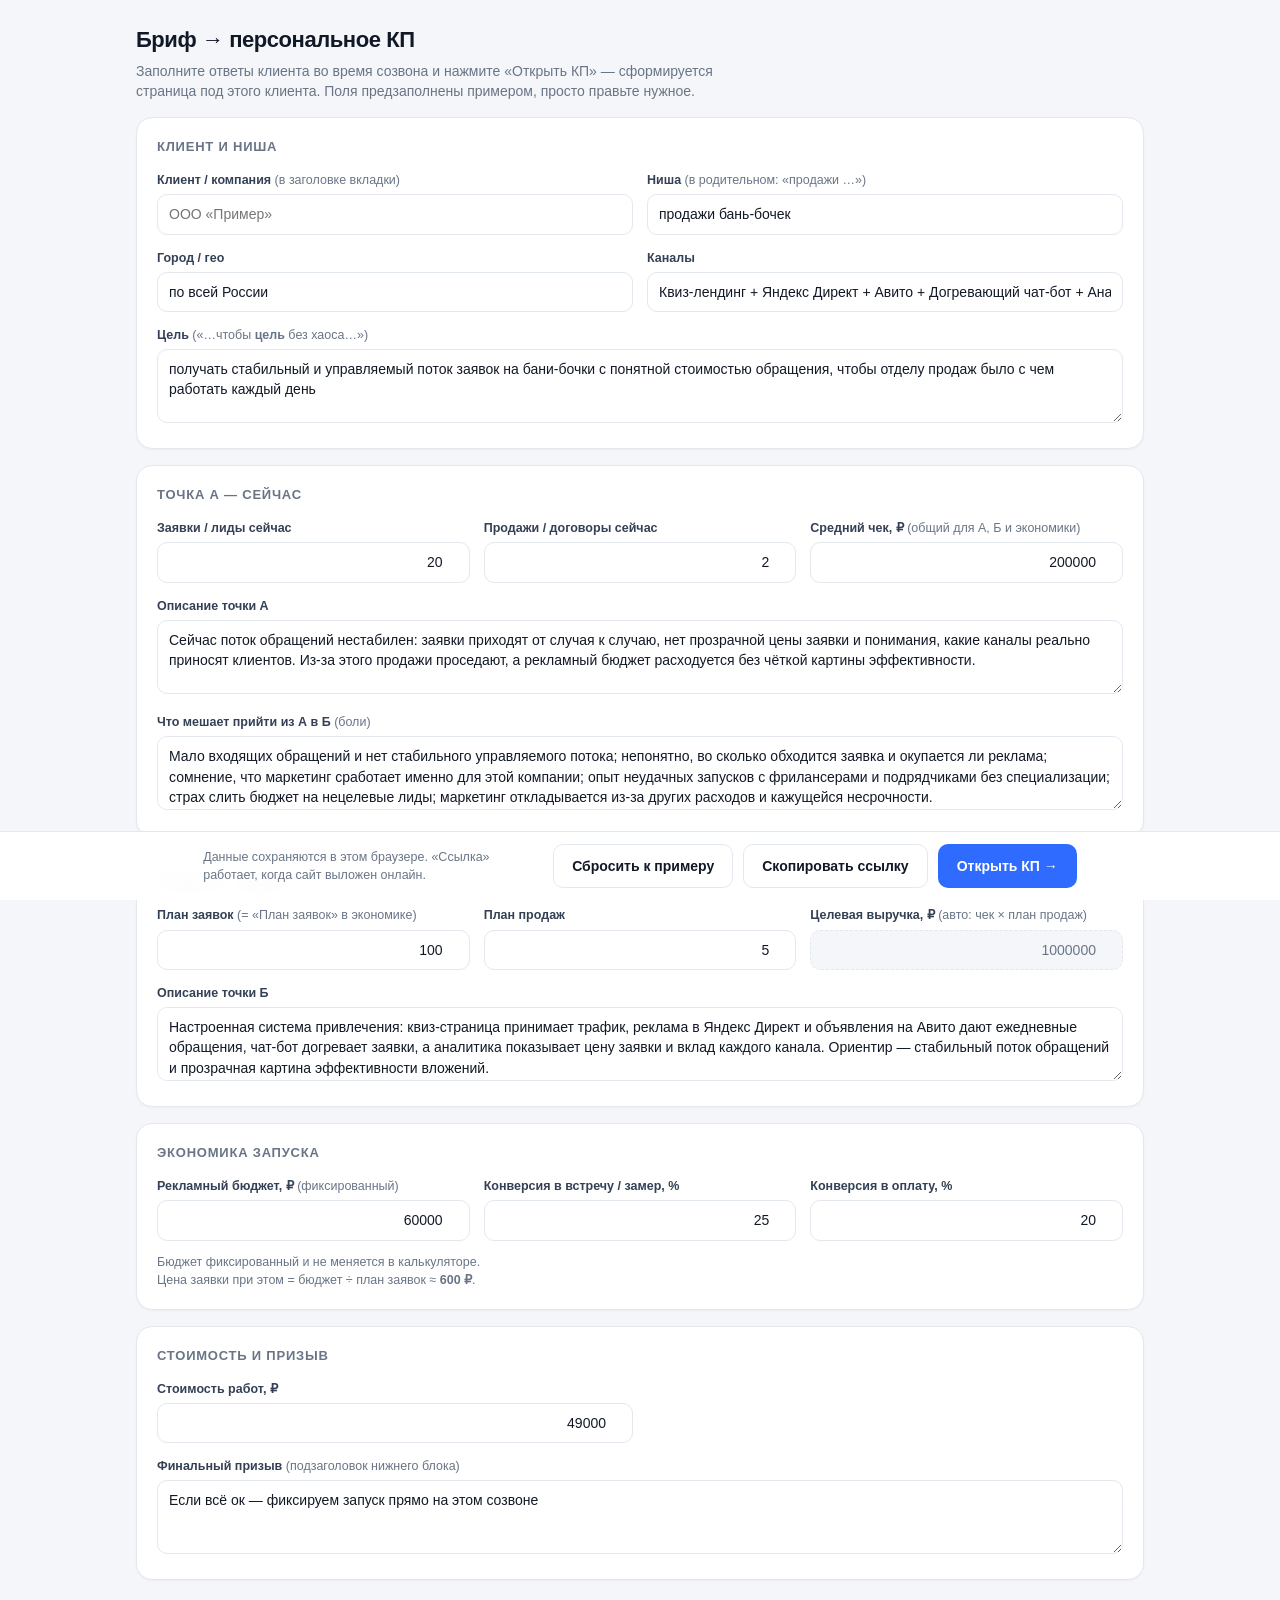
<file: brief.html>
<!doctype html>
<html lang="ru">
<head>
<meta charset="UTF-8">
<meta name="viewport" content="width=device-width, initial-scale=1.0">
<title>Бриф · генератор КП</title>
<style>
  :root{
    --bg:#f4f6f9; --card:#fff; --border:#e3e8ef; --muted:#697586; --fg:#121926;
    --primary:#2f6bff; --primary-d:#1f4fd6; --ok:#0a8f5b;
  }
  *{box-sizing:border-box}
  body{margin:0;background:var(--bg);color:var(--fg);
    font-family:Inter,-apple-system,BlinkMacSystemFont,"Segoe UI",Roboto,Arial,sans-serif;
    font-size:14px;line-height:1.45;-webkit-font-smoothing:antialiased}
  .wrap{max-width:1040px;margin:0 auto;padding:24px 16px 120px}
  header{display:flex;flex-wrap:wrap;align-items:flex-end;justify-content:space-between;gap:12px;margin-bottom:8px}
  h1{font-size:22px;margin:0;letter-spacing:-.02em}
  .sub{color:var(--muted);margin:.35em 0 0;max-width:640px}
  .card{background:var(--card);border:1px solid var(--border);border-radius:16px;padding:20px;margin-top:16px;
    box-shadow:0 1px 2px rgba(16,24,40,.04)}
  .card h2{font-size:13px;text-transform:uppercase;letter-spacing:.06em;color:var(--muted);margin:0 0 14px}
  .grid{display:grid;grid-template-columns:1fr 1fr;gap:14px}
  .grid-3{display:grid;grid-template-columns:1fr 1fr 1fr;gap:14px}
  @media(max-width:640px){.grid,.grid-3{grid-template-columns:1fr}}
  .full{grid-column:1/-1}
  label{display:block;font-weight:600;font-size:12.5px;margin-bottom:5px;color:#344054}
  .hint{font-weight:400;color:var(--muted)}
  input,textarea{width:100%;border:1px solid var(--border);border-radius:10px;padding:9px 11px;font:inherit;
    color:var(--fg);background:#fff;outline:none;transition:border-color .15s,box-shadow .15s}
  input:focus,textarea:focus{border-color:var(--primary);box-shadow:0 0 0 3px rgba(47,107,255,.15)}
  textarea{resize:vertical;min-height:74px}
  input[type=number]{text-align:right;font-variant-numeric:tabular-nums}
  input[readonly]{background:#f4f6f9;color:var(--muted);cursor:not-allowed;border-style:dashed}
  .bar{position:fixed;left:0;right:0;bottom:0;background:rgba(255,255,255,.92);backdrop-filter:blur(8px);
    border-top:1px solid var(--border);padding:12px 16px;display:flex;flex-wrap:wrap;gap:10px;align-items:center;justify-content:center;z-index:10}
  button{font:inherit;font-weight:600;border-radius:10px;padding:11px 18px;border:1px solid transparent;cursor:pointer;transition:.15s}
  .btn-primary{background:var(--primary);color:#fff}
  .btn-primary:hover{background:var(--primary-d)}
  .btn-ghost{background:#fff;color:var(--fg);border-color:var(--border)}
  .btn-ghost:hover{border-color:#c3ccd9}
  .note{color:var(--muted);font-size:12.5px;max-width:340px}
  .toast{position:fixed;bottom:78px;left:50%;transform:translateX(-50%);background:var(--ok);color:#fff;
    padding:9px 16px;border-radius:10px;opacity:0;pointer-events:none;transition:opacity .25s;font-weight:600;z-index:20}
  .toast.show{opacity:1}
</style>
</head>
<body>
<div class="wrap">
  <header>
    <div>
      <h1>Бриф → персональное КП</h1>
      <p class="sub">Заполните ответы клиента во время созвона и нажмите «Открыть КП» — сформируется страница под этого клиента. Поля предзаполнены примером, просто правьте нужное.</p>
    </div>
  </header>

  <form id="f">
    <div class="card">
      <h2>Клиент и ниша</h2>
      <div class="grid">
        <div><label>Клиент / компания <span class="hint">(в заголовке вкладки)</span></label><input name="clientName" placeholder="ООО «Пример»"></div>
        <div><label>Ниша <span class="hint">(в родительном: «продажи …»)</span></label><input name="niche"></div>
        <div><label>Город / гео</label><input name="city"></div>
        <div><label>Каналы</label><input name="channels"></div>
        <div class="full"><label>Цель <span class="hint">(«…чтобы <b>цель</b> без хаоса…»)</span></label><textarea name="goal"></textarea></div>
      </div>
    </div>

    <div class="card">
      <h2>Точка А — сейчас</h2>
      <div class="grid-3">
        <div><label>Заявки / лиды сейчас</label><input type="number" name="currentLeads"></div>
        <div><label>Продажи / договоры сейчас</label><input type="number" name="currentSales"></div>
        <div><label>Средний чек, ₽ <span class="hint">(общий для А, Б и экономики)</span></label><input type="number" name="averageCheck" step="1000"></div>
      </div>
      <div class="full" style="margin-top:14px"><label>Описание точки А</label><textarea name="pointA"></textarea></div>
      <div class="full" style="margin-top:14px"><label>Что мешает прийти из А в Б <span class="hint">(боли)</span></label><textarea name="pains"></textarea></div>
    </div>

    <div class="card">
      <h2>Точка Б — цель</h2>
      <div class="grid-3">
        <div><label>План заявок <span class="hint">(= «План заявок» в экономике)</span></label><input type="number" name="targetLeads"></div>
        <div><label>План продаж</label><input type="number" name="targetSales"></div>
        <div><label>Целевая выручка, ₽ <span class="hint">(авто: чек × план продаж)</span></label><input type="number" name="targetRevenue" readonly tabindex="-1"></div>
      </div>
      <div class="full" style="margin-top:14px"><label>Описание точки Б</label><textarea name="pointB"></textarea></div>
    </div>

    <div class="card">
      <h2>Экономика запуска</h2>
      <div class="grid-3">
        <div><label>Рекламный бюджет, ₽ <span class="hint">(фиксированный)</span></label><input type="number" name="adBudget" step="1000"></div>
        <div><label>Конверсия в встречу / замер, %</label><input type="number" name="leadToMeeting"></div>
        <div><label>Конверсия в оплату, %</label><input type="number" name="meetingToSale"></div>
      </div>
      <p class="note" style="margin:12px 0 0">Бюджет фиксированный и не меняется в калькуляторе. Цена заявки при этом = бюджет ÷ план заявок ≈ <b id="cpl">—</b>.</p>
    </div>

    <div class="card">
      <h2>Стоимость и призыв</h2>
      <div class="grid">
        <div><label>Стоимость работ, ₽</label><input type="number" name="price" step="1000"></div>
        <div class="full"><label>Финальный призыв <span class="hint">(подзаголовок нижнего блока)</span></label><textarea name="finalCta"></textarea></div>
      </div>
    </div>
  </form>
</div>

<div class="bar">
  <span class="note">Данные сохраняются в этом браузере. «Ссылка» работает, когда сайт выложен онлайн.</span>
  <button class="btn-ghost" type="button" id="reset">Сбросить к примеру</button>
  <button class="btn-ghost" type="button" id="link">Скопировать ссылку</button>
  <button class="btn-primary" type="button" id="open">Открыть КП →</button>
</div>
<div class="toast" id="toast"></div>

<script>
(function(){
  "use strict";
  var DEFAULTS = {
    clientName:"", niche:"продажи бань-бочек", city:"по всей России",
    channels:"Квиз-лендинг + Яндекс Директ + Авито + Догревающий чат-бот + Аналитика",
    goal:"получать стабильный и управляемый поток заявок на бани-бочки с понятной стоимостью обращения, чтобы отделу продаж было с чем работать каждый день",
    pains:"Мало входящих обращений и нет стабильного управляемого потока; непонятно, во сколько обходится заявка и окупается ли реклама; сомнение, что маркетинг сработает именно для этой компании; опыт неудачных запусков с фрилансерами и подрядчиками без специализации; страх слить бюджет на нецелевые лиды; маркетинг откладывается из-за других расходов и кажущейся несрочности.",
    pointA:"Сейчас поток обращений нестабилен: заявки приходят от случая к случаю, нет прозрачной цены заявки и понимания, какие каналы реально приносят клиентов. Из-за этого продажи проседают, а рекламный бюджет расходуется без чёткой картины эффективности.",
    pointB:"Настроенная система привлечения: квиз-страница принимает трафик, реклама в Яндекс Директ и объявления на Авито дают ежедневные обращения, чат-бот догревает заявки, а аналитика показывает цену заявки и вклад каждого канала. Ориентир — стабильный поток обращений и прозрачная картина эффективности вложений.",
    currentLeads:20, currentSales:2, averageCheck:200000,
    targetLeads:100, targetSales:5, targetRevenue:1000000,
    adBudget:60000, leadToMeeting:25, meetingToSale:20,
    price:49000,
    finalCta:"Если всё ок — фиксируем запуск прямо на этом созвоне"
  };
  var NUM = {currentLeads:1,currentSales:1,averageCheck:1,targetLeads:1,targetSales:1,targetRevenue:1,adBudget:1,leadToMeeting:1,meetingToSale:1,price:1};
  var form = document.getElementById("f");

  function load(obj){
    for(var k in DEFAULTS){
      var el = form.elements[k];
      if(el) el.value = (obj && obj[k]!=null && obj[k]!=="") ? obj[k] : DEFAULTS[k];
    }
    updDerived();
  }
  function collect(){
    var d = {};
    for(var k in DEFAULTS){
      var el = form.elements[k];
      if(!el) continue;
      var v = el.value.trim();
      d[k] = NUM[k] ? (Number(v)||0) : v;
    }
    return d;
  }
  function fmt(n){ return new Intl.NumberFormat("ru-RU").format(Math.round(n)); }
  function updDerived(){
    var d = collect();
    // целевая выручка = средний чек × план продаж (авто)
    form.elements.targetRevenue.value = Math.round((d.averageCheck||0) * (d.targetSales||0));
    // цена заявки = бюджет ÷ план заявок (справочно)
    var cpl = d.targetLeads ? Math.round(d.adBudget / d.targetLeads) : 0;
    document.getElementById("cpl").textContent = fmt(cpl) + " ₽";
  }
  form.addEventListener("input", updDerived);

  function toast(msg){
    var t=document.getElementById("toast"); t.textContent=msg; t.classList.add("show");
    setTimeout(function(){t.classList.remove("show");},1800);
  }
  function b64(str){ return btoa(unescape(encodeURIComponent(str))); }

  // начальная загрузка: из localStorage если есть, иначе пример
  var saved=null; try{ saved=JSON.parse(localStorage.getItem("kp_data")||"null"); }catch(e){}
  load(saved);

  document.getElementById("open").addEventListener("click", function(){
    var d = collect();
    localStorage.setItem("kp_data", JSON.stringify(d));
    window.open("kp.html", "_blank");
  });
  document.getElementById("link").addEventListener("click", function(){
    var d = collect();
    localStorage.setItem("kp_data", JSON.stringify(d));
    var url = location.href.replace(/brief\.html.*$/, "kp.html") + "#data=" + encodeURIComponent(b64(JSON.stringify(d)));
    navigator.clipboard.writeText(url).then(function(){ toast("Ссылка скопирована"); },
      function(){ prompt("Скопируйте ссылку:", url); });
  });
  document.getElementById("reset").addEventListener("click", function(){
    if(confirm("Сбросить все поля к примеру (бани-бочки)?")){ load(null); toast("Сброшено к примеру"); }
  });
})();
</script>
</body>
</html>
</file>
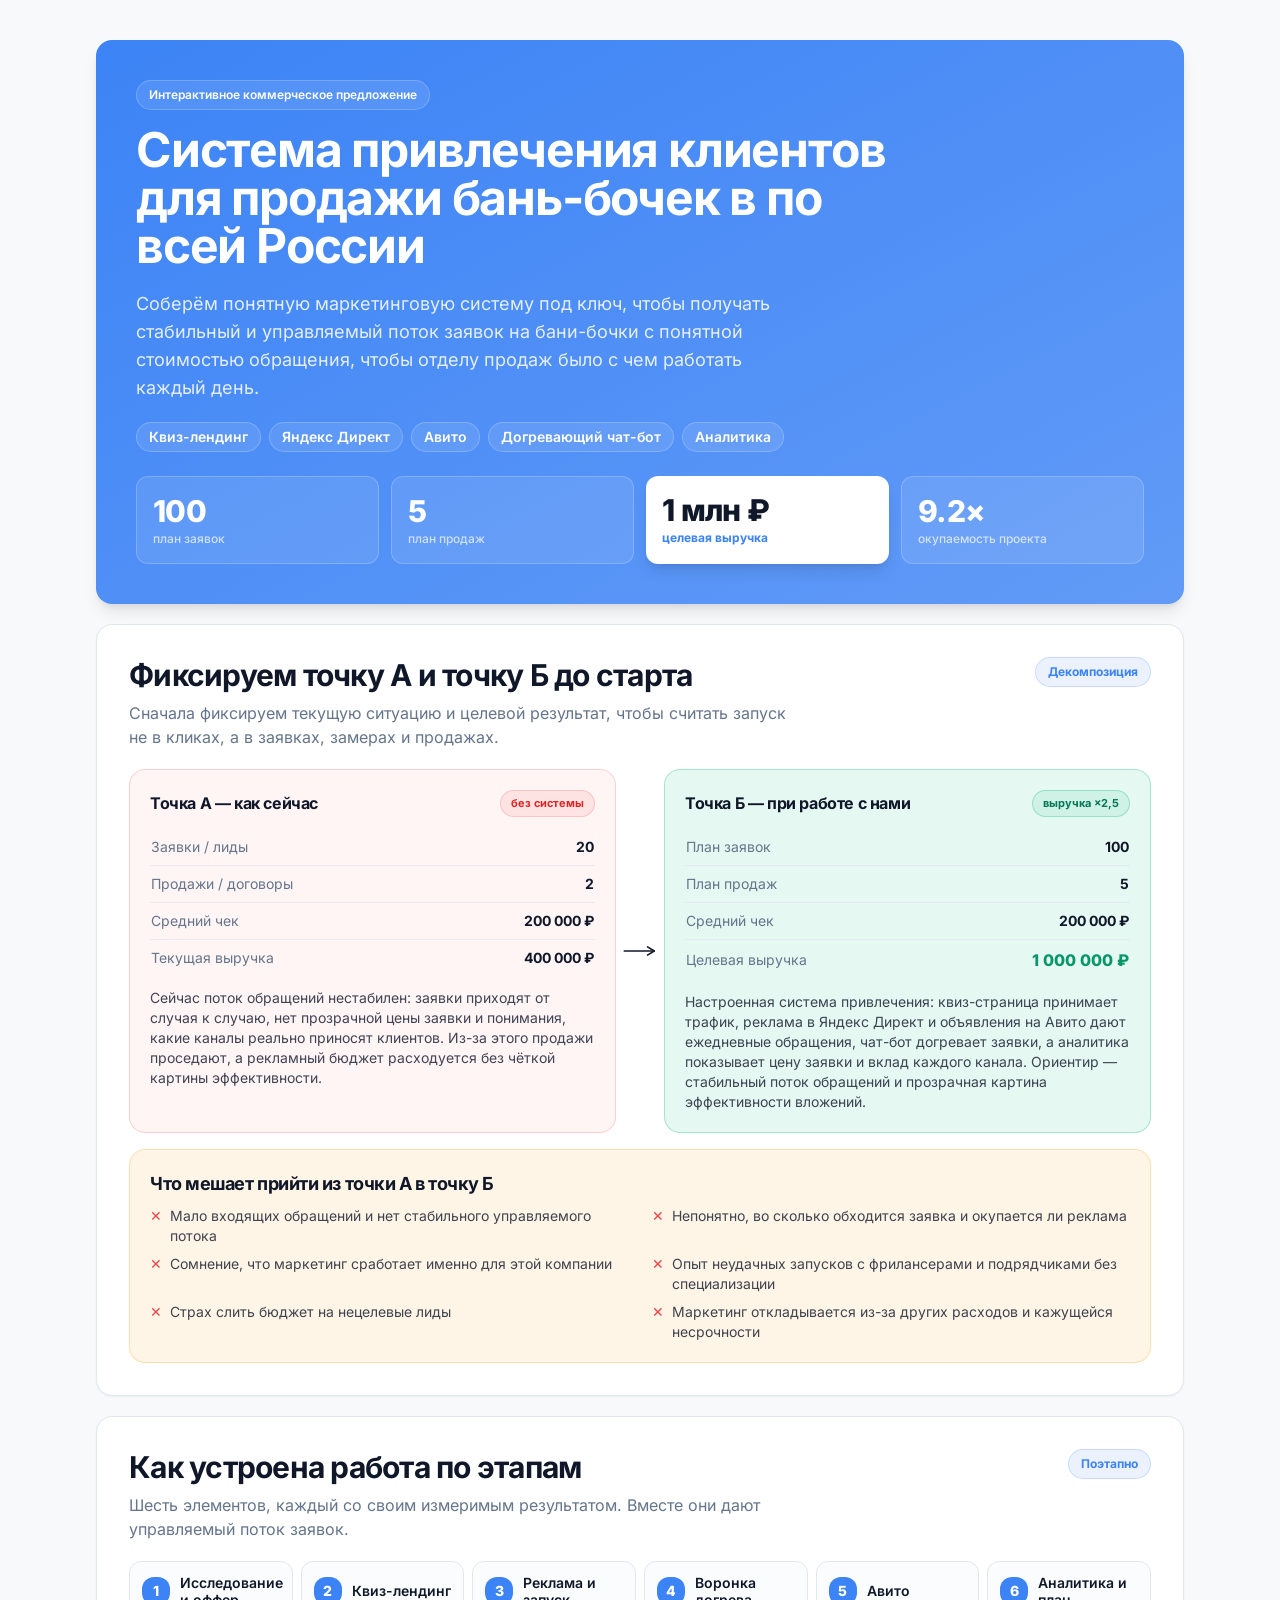
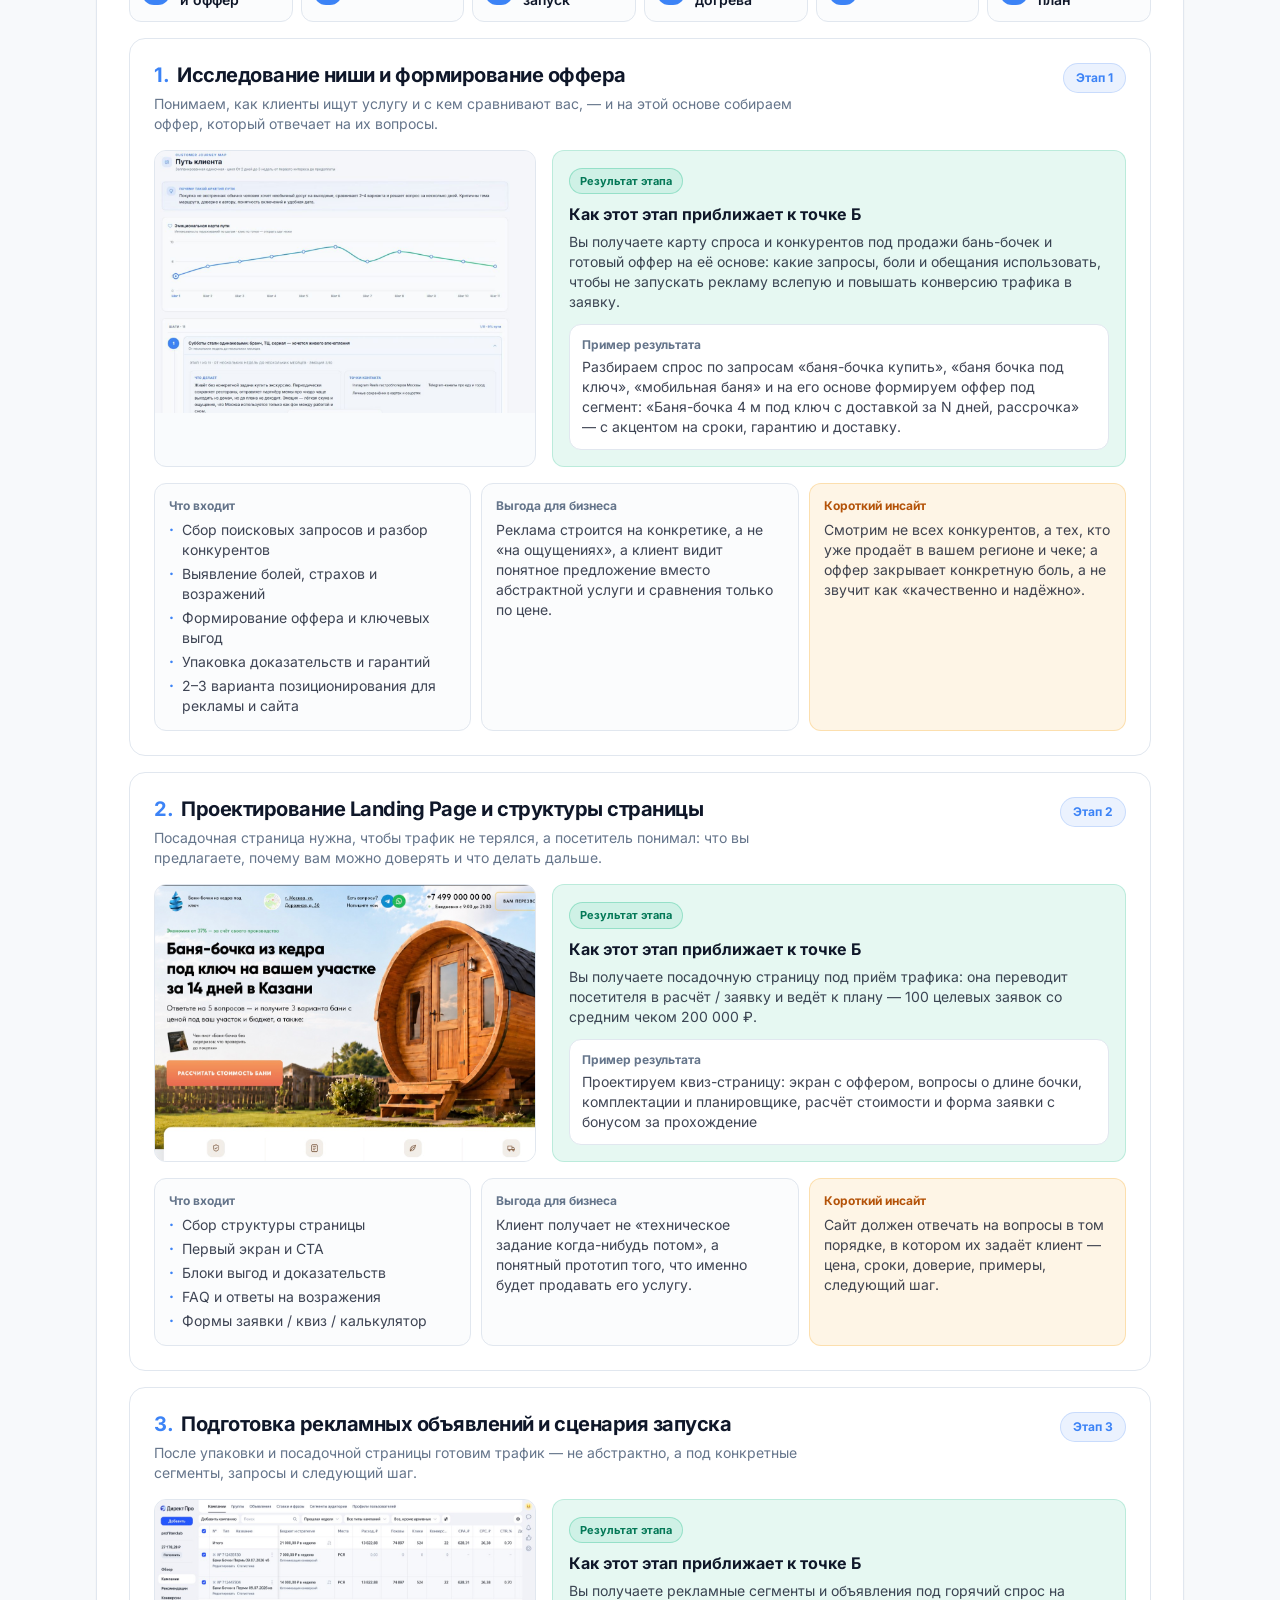
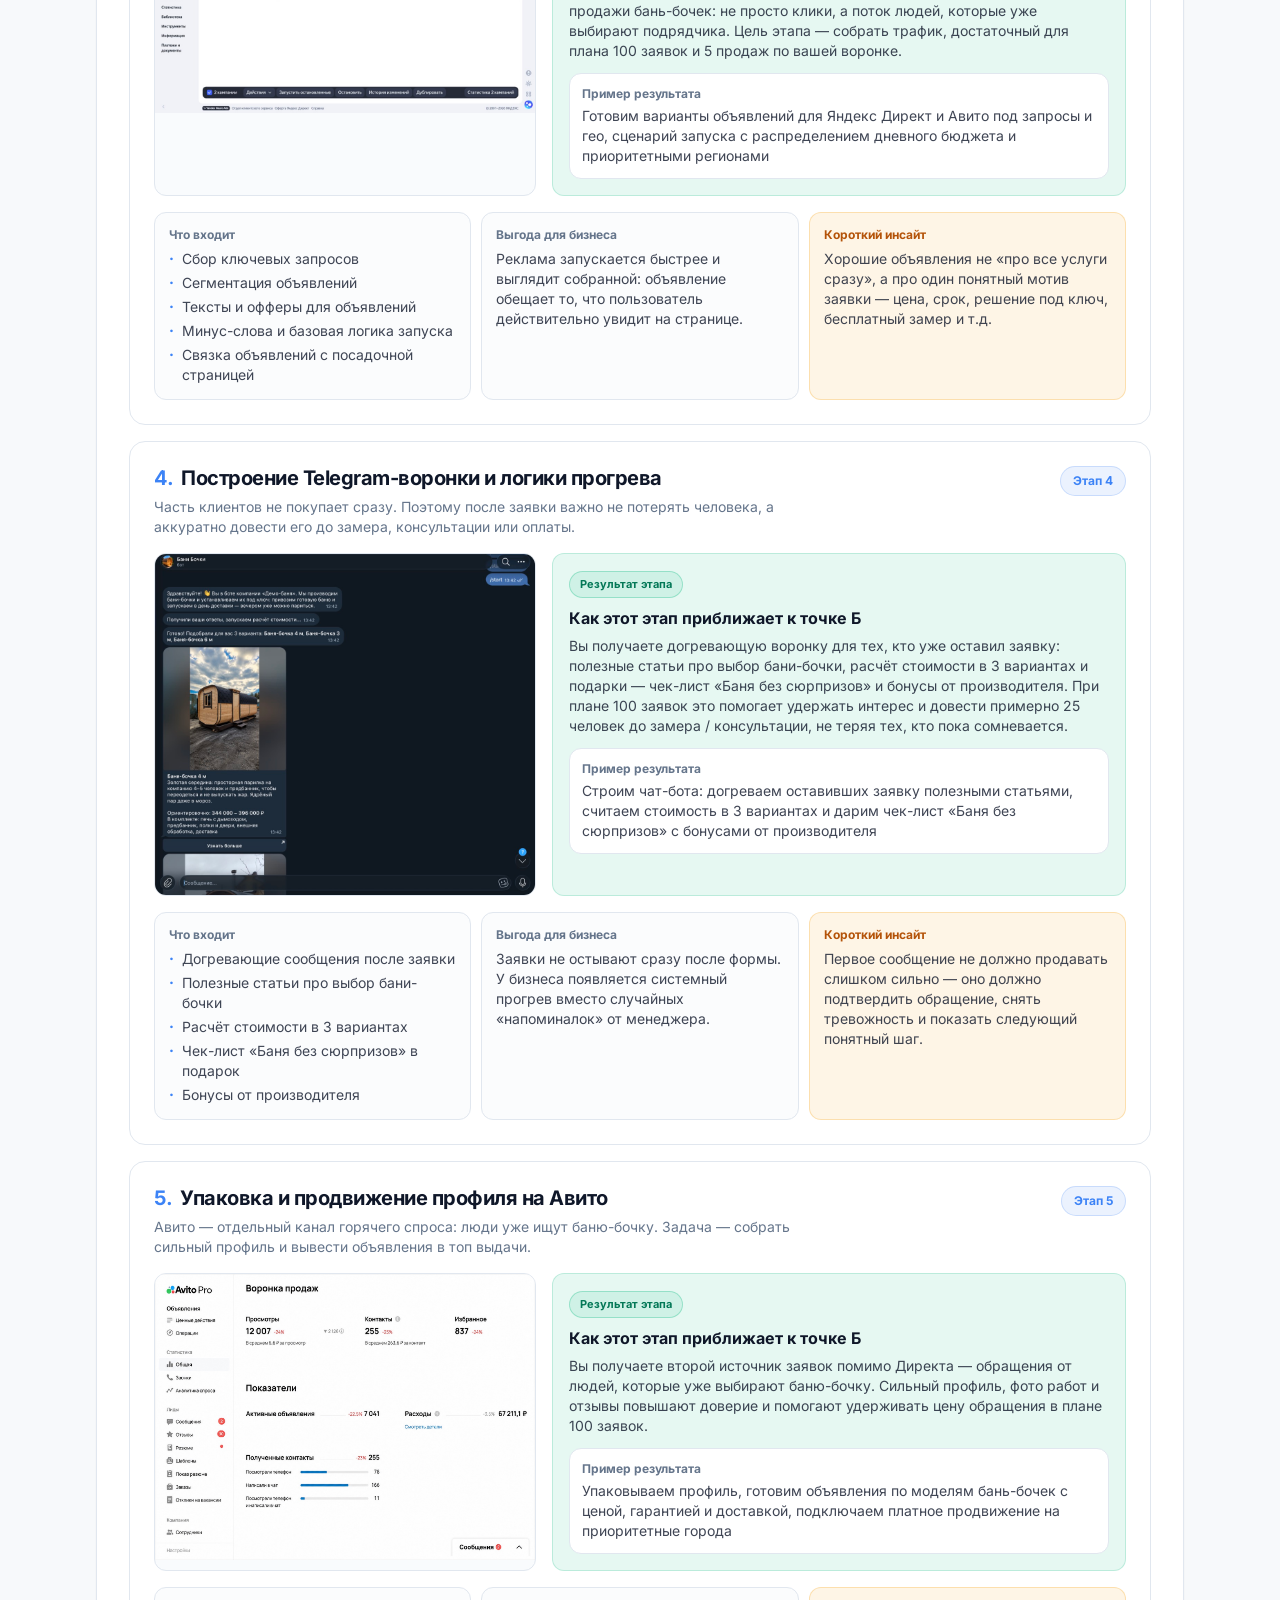
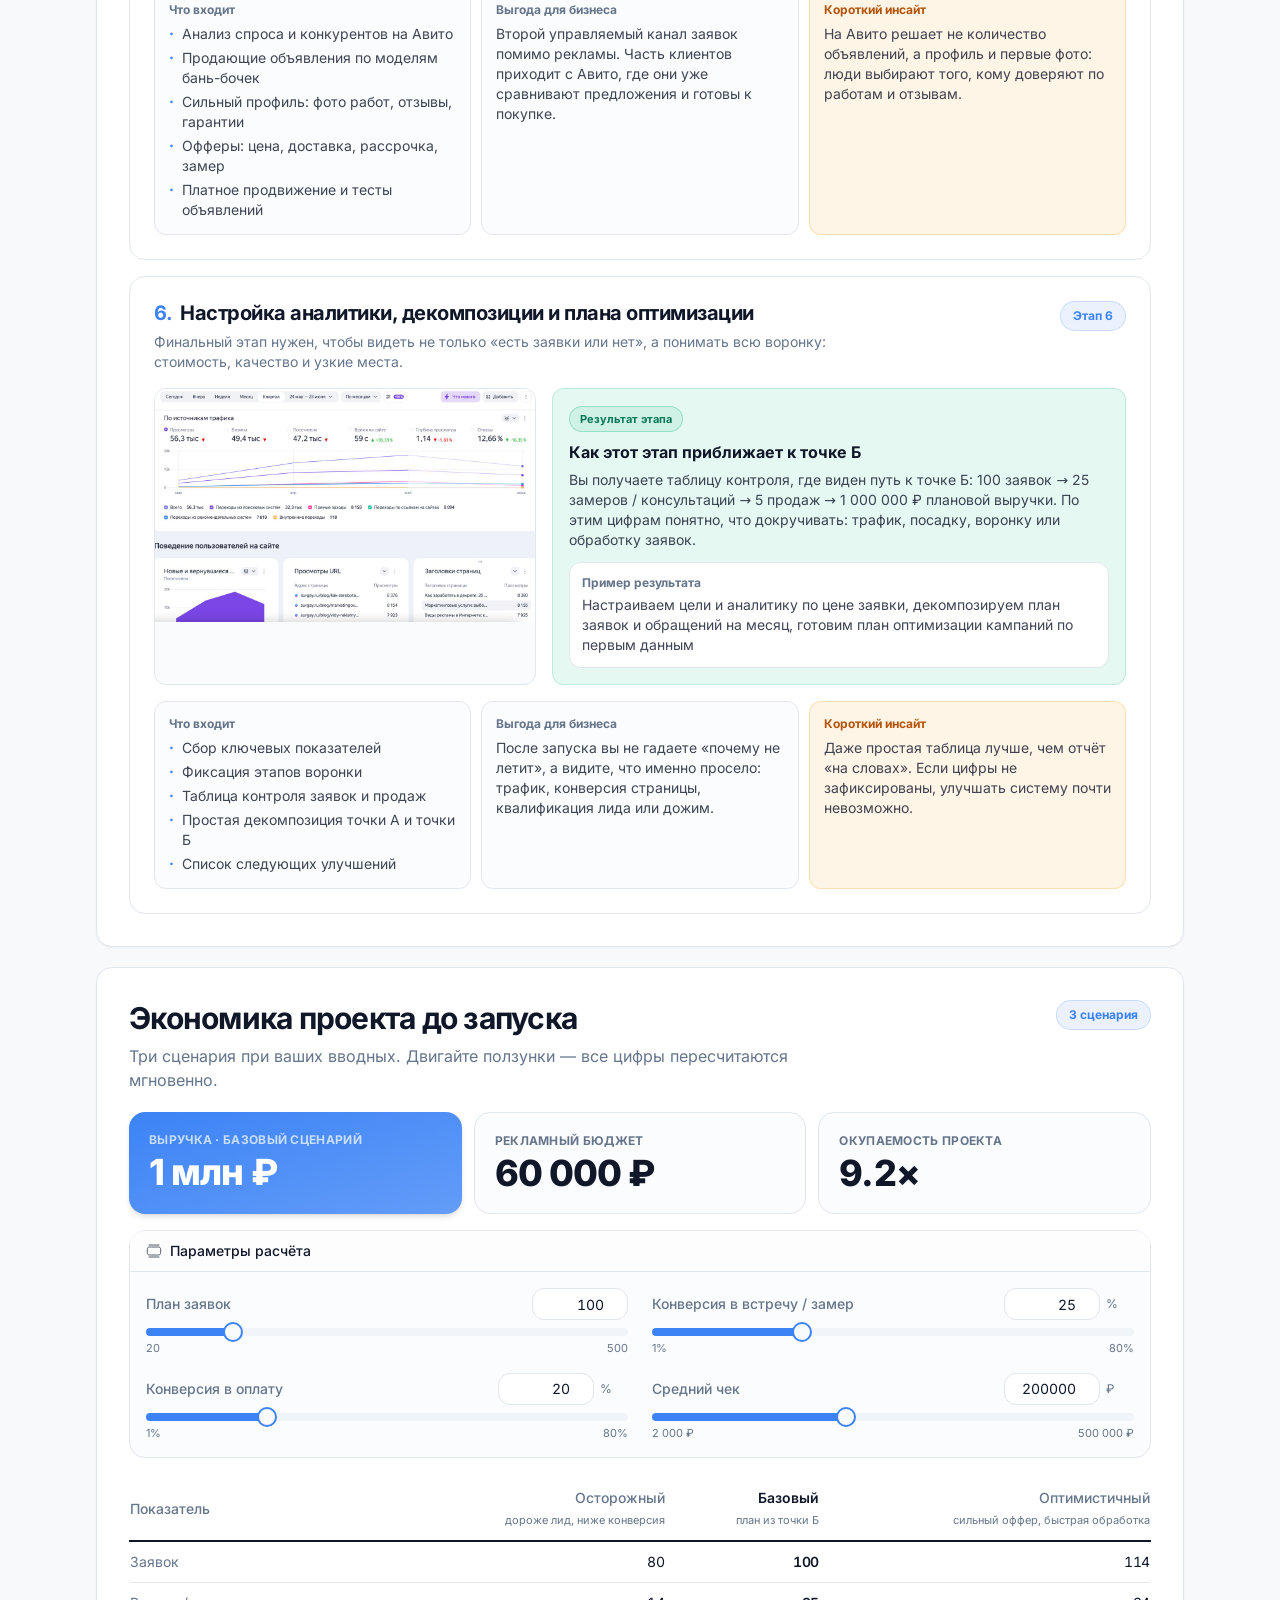
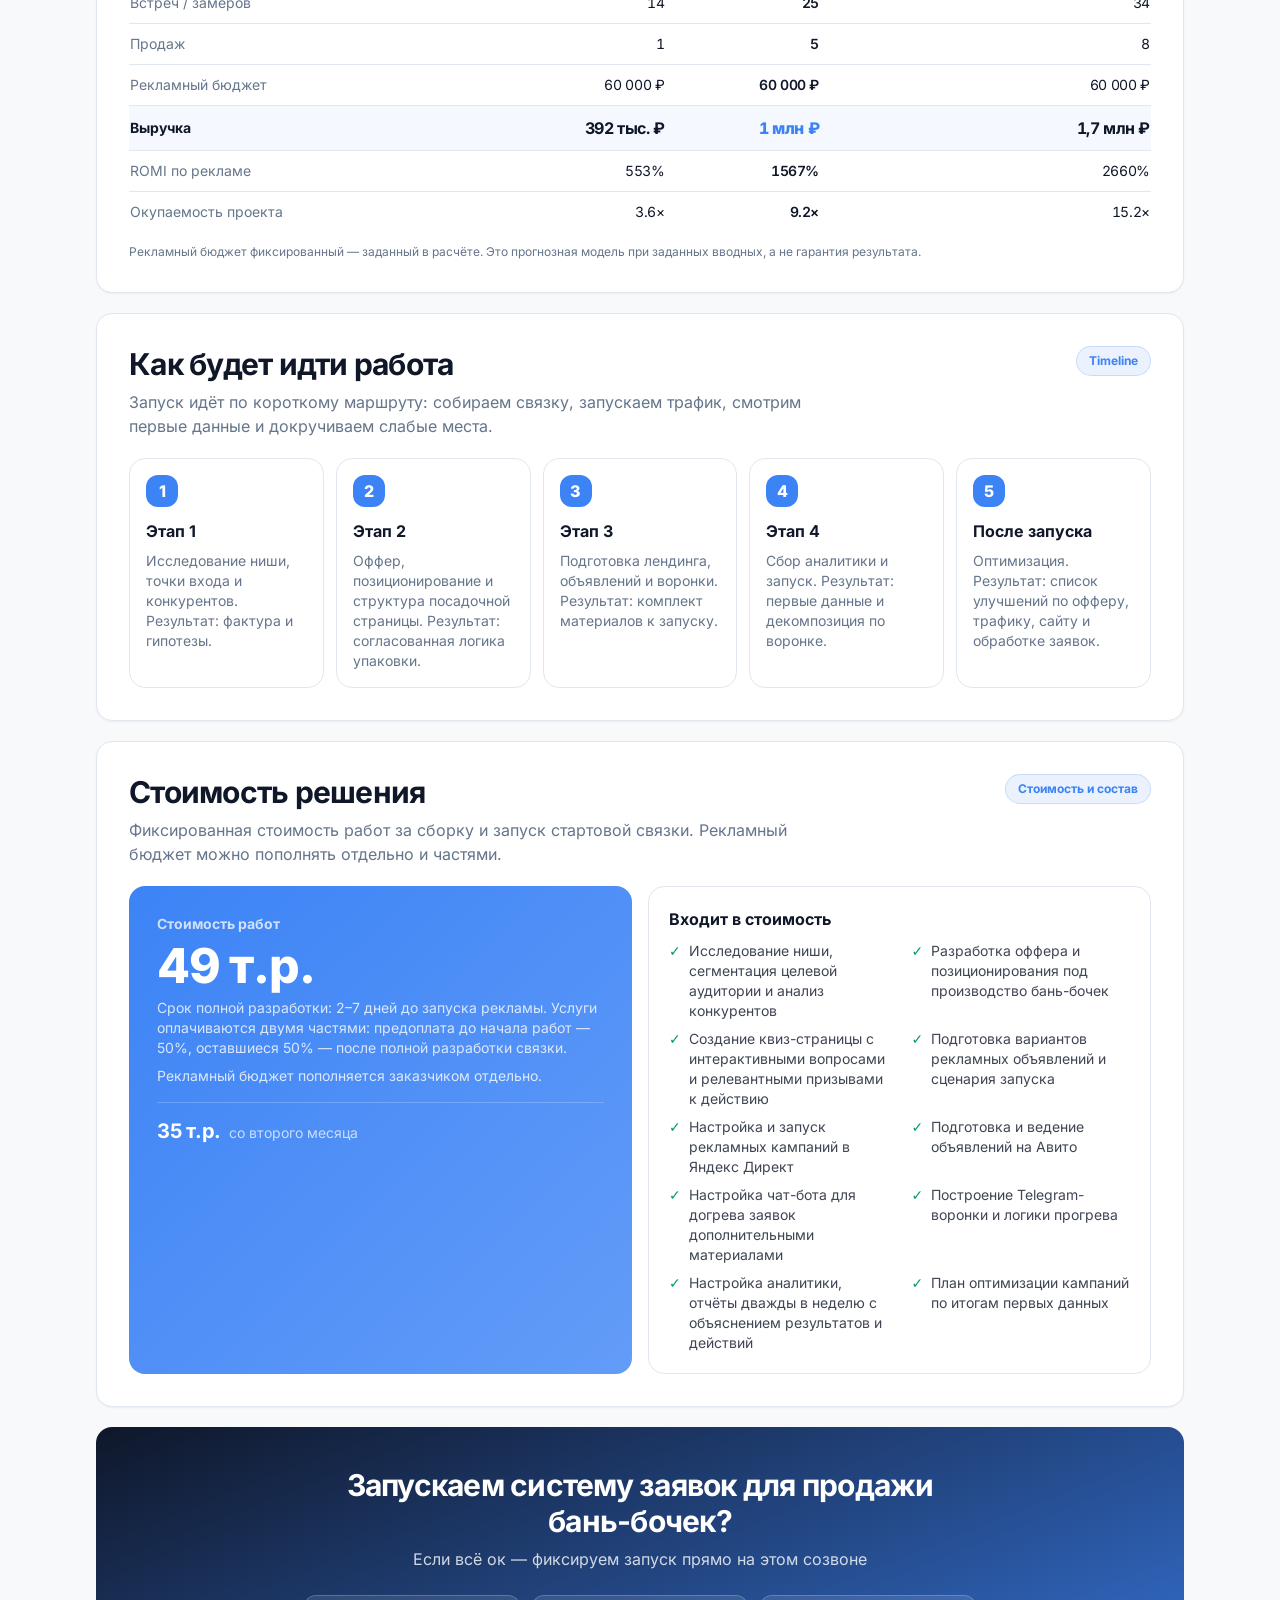
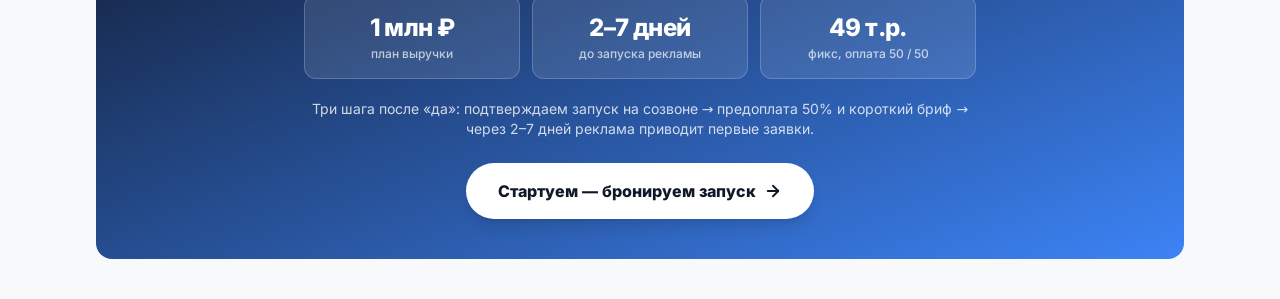
<file: kp.html>
<!doctype html>
<html lang="ru" class="light" style="color-scheme: light;">
<head>
<meta charset="UTF-8">
<meta name="viewport" content="width=device-width, initial-scale=1.0, viewport-fit=cover">
<title>КП · продажи бань-бочек</title>
<meta name="description" content="Персональное коммерческое предложение: система привлечения клиентов на бани-бочки">
<meta property="og:title" content="Персональное коммерческое предложение">
<meta property="og:description" content="Система привлечения клиентов на бани-бочки">
<meta property="og:type" content="website">
<meta property="og:image" content="assets/img/logo-icon.svg">
<link rel="icon" href="assets/img/logo-icon.svg" type="image/svg+xml">
<link rel="stylesheet" href="assets/style.css">
<style>
img[src^="assets/img/"]:not([src*="logo-icon"]){cursor:zoom-in}
#kp-lightbox{position:fixed;inset:0;z-index:9999;display:none;align-items:center;justify-content:center;background:rgba(15,23,42,.85);-webkit-backdrop-filter:blur(4px);backdrop-filter:blur(4px);padding:24px;cursor:zoom-out;opacity:0;transition:opacity .2s ease}
#kp-lightbox.open{display:flex;opacity:1}
#kp-lightbox img{max-width:100%;max-height:100%;width:auto;height:auto;border-radius:12px;box-shadow:0 20px 60px rgba(0,0,0,.5);transform:scale(.97);transition:transform .2s ease;cursor:zoom-out}
#kp-lightbox.open img{transform:scale(1)}
#kp-lightbox .kp-lb-close{position:absolute;top:18px;right:22px;width:40px;height:40px;border:none;border-radius:999px;background:rgba(255,255,255,.15);color:#fff;font-size:24px;line-height:1;cursor:pointer;display:flex;align-items:center;justify-content:center}
#kp-lightbox .kp-lb-close:hover{background:rgba(255,255,255,.28)}
</style>
</head>
<body>
<div id="root"><script>!function(){try{var d=document.documentElement,c=d.classList;c.remove('light','dark');var e=localStorage.getItem('surgaygpt-theme');if(e){c.add(e|| '')}else{c.add('light');}if(e==='light'||e==='dark'||!e)d.style.colorScheme=e||'light'}catch(t){}}();</script><div role="region" aria-label="Notifications (F8)" tabindex="-1" style="pointer-events: none;"><ol tabindex="-1" class="fixed top-0 z-[100] flex max-h-screen w-full flex-col-reverse p-4 sm:bottom-0 sm:right-0 sm:top-auto sm:flex-col md:max-w-[420px]"></ol></div><section aria-label="Notifications alt+T" tabindex="-1" aria-live="polite" aria-relevant="additions text" aria-atomic="false"></section><div class="min-h-screen bg-background"><div class="w-full bg-muted/20"><div class="mx-auto max-w-6xl space-y-5 px-4 py-6 sm:px-6 lg:px-8 lg:py-10"><section class="relative overflow-hidden rounded-2xl bg-gradient-to-br from-primary to-primary/80 p-8 text-primary-foreground shadow-lg sm:p-10"><div class="mb-4 inline-flex items-center gap-2 rounded-full border border-primary-foreground/20 bg-primary-foreground/10 px-3 py-1.5 text-xs font-semibold">Интерактивное коммерческое предложение</div><h2 id="kp-hero-title" class="max-w-3xl text-3xl font-bold leading-[0.98] tracking-tight sm:text-5xl">Система привлечения клиентов для продажи бань-бочек в по всей России</h2><p id="kp-hero-sub" class="mt-5 max-w-2xl text-lg text-primary-foreground/85">Соберём понятную маркетинговую систему из <strong>Квиз-лендинг + Яндекс Директ + Авито + Догревающий чат-бот + Аналитика</strong>, чтобы получать стабильный и управляемый поток заявок на бани-бочки с понятной стоимостью обращения, чтобы отделу продаж было с чем работать каждый день без хаоса, догадок и лишних согласований.</p><div id="kp-hero-channels" class="mt-5 flex flex-wrap gap-2"><span class="rounded-full border border-primary-foreground/20 bg-primary-foreground/10 px-3 py-1 text-sm font-semibold">Квиз-лендинг</span><span class="rounded-full border border-primary-foreground/20 bg-primary-foreground/10 px-3 py-1 text-sm font-semibold">Яндекс Директ</span><span class="rounded-full border border-primary-foreground/20 bg-primary-foreground/10 px-3 py-1 text-sm font-semibold">Авито</span><span class="rounded-full border border-primary-foreground/20 bg-primary-foreground/10 px-3 py-1 text-sm font-semibold">Догревающий чат-бот</span><span class="rounded-full border border-primary-foreground/20 bg-primary-foreground/10 px-3 py-1 text-sm font-semibold">Аналитика</span></div><div class="mt-6 grid grid-cols-2 gap-3 sm:grid-cols-4"><div class="rounded-xl border border-primary-foreground/20 bg-primary-foreground/10 p-4"><div id="kp-hero-leads" class="text-2xl font-black tracking-tight sm:text-3xl">100</div><div class="mt-0.5 text-xs font-medium text-primary-foreground/70">план заявок</div></div><div class="rounded-xl border border-primary-foreground/20 bg-primary-foreground/10 p-4"><div id="kp-hero-sales" class="text-2xl font-black tracking-tight sm:text-3xl">5</div><div class="mt-0.5 text-xs font-medium text-primary-foreground/70">план продаж</div></div><div class="rounded-xl bg-card p-4 shadow-lg"><div id="kp-hero-rev" class="text-2xl font-black tracking-tight text-foreground sm:text-3xl">1 млн ₽</div><div class="mt-0.5 text-xs font-bold text-primary">целевая выручка</div></div><div class="rounded-xl border border-primary-foreground/20 bg-primary-foreground/10 p-4"><div id="kp-hero-pay" class="text-2xl font-black tracking-tight sm:text-3xl">9.2×</div><div class="mt-0.5 text-xs font-medium text-primary-foreground/70">окупаемость проекта</div></div></div></section><section class="mt-5 rounded-2xl border border-border bg-card p-6 shadow-sm sm:p-8"><div class="mb-5 flex flex-col items-start justify-between gap-4 sm:flex-row"><div><h3 class="max-w-2xl text-2xl font-bold leading-tight tracking-tight sm:text-3xl">Фиксируем точку А и точку Б до старта</h3><p class="mt-2 max-w-2xl text-base text-muted-foreground">Сначала фиксируем текущую ситуацию и целевой результат, чтобы считать запуск не в кликах, а в заявках, замерах и продажах.</p></div><span class="inline-flex whitespace-nowrap rounded-full border border-primary/20 bg-primary/10 px-3 py-1.5 text-xs font-bold text-primary">Декомпозиция</span></div><div class="relative grid grid-cols-1 gap-4 lg:grid-cols-2 lg:gap-12"><div class="absolute left-1/2 top-1/2 hidden lg:block" style="transform:translate(-50%,-50%);z-index:2"><svg width="36" height="18" viewBox="0 0 48 24" fill="none" stroke="hsl(var(--foreground))" stroke-width="2.1" stroke-linecap="round" stroke-linejoin="round"><path d="M3 12H43"></path><path d="M43 12 L 34 6.5 M43 12 L 34 17.5"></path></svg></div><div class="rounded-2xl border border-red-500/20 bg-red-500/5 p-5"><div class="mb-3 flex items-center justify-between gap-2"><h4 class="text-base font-bold tracking-tight">Точка А — как сейчас</h4><span class="inline-flex whitespace-nowrap rounded-full border border-red-500/20 bg-red-500/10 px-2.5 py-1 text-[11px] font-bold text-red-600">без системы</span></div><table class="w-full border-collapse text-sm"><tbody><tr class="border-t border-border/70 first:border-t-0"><th class="py-2 text-left font-normal text-muted-foreground">Заявки / лиды</th><td class="py-2 text-right"><strong id="kp-a-leads" class="text-foreground">20</strong></td></tr><tr class="border-t border-border/70 first:border-t-0"><th class="py-2 text-left font-normal text-muted-foreground">Продажи / договоры</th><td class="py-2 text-right"><strong id="kp-a-sales" class="text-foreground">2</strong></td></tr><tr class="border-t border-border/70 first:border-t-0"><th class="py-2 text-left font-normal text-muted-foreground">Средний чек</th><td class="py-2 text-right"><strong id="kp-a-check" class="text-foreground">180&nbsp;000 ₽</strong></td></tr><tr class="border-t border-border/70 first:border-t-0"><th class="py-2 text-left font-normal text-muted-foreground">Текущая выручка</th><td class="py-2 text-right"><strong id="kp-a-rev" class="text-foreground">360&nbsp;000 ₽</strong></td></tr></tbody></table><p id="kp-a-text" class="mt-3 whitespace-pre-line text-sm text-foreground/80">Сейчас поток обращений нестабилен: заявки приходят от случая к случаю, нет прозрачной цены заявки и понимания, какие каналы реально приносят клиентов. Из-за этого продажи проседают, а рекламный бюджет расходуется без чёткой картины эффективности.</p></div><div class="rounded-2xl border border-emerald-500/30 bg-emerald-500/10 p-5"><div class="mb-3 flex items-center justify-between gap-2"><h4 class="text-base font-bold tracking-tight">Точка Б — при работе с нами</h4><span id="kp-b-growth" class="inline-flex whitespace-nowrap rounded-full border border-emerald-500/30 bg-emerald-500/10 px-2.5 py-1 text-[11px] font-bold text-emerald-700 dark:text-emerald-300">выручка ×2,5</span></div><table class="w-full border-collapse text-sm"><tbody><tr class="border-t border-border/70 first:border-t-0"><th class="py-2 text-left font-normal text-muted-foreground">План заявок</th><td class="py-2 text-right"><strong id="kp-b-leads" class="text-foreground">164</strong></td></tr><tr class="border-t border-border/70 first:border-t-0"><th class="py-2 text-left font-normal text-muted-foreground">План продаж</th><td class="py-2 text-right"><strong id="kp-b-sales" class="text-foreground">11</strong></td></tr><tr class="border-t border-border/70 first:border-t-0"><th class="py-2 text-left font-normal text-muted-foreground">Средний чек</th><td class="py-2 text-right"><strong id="kp-b-check" class="text-foreground">180&nbsp;000 ₽</strong></td></tr><tr class="border-t border-border/70 first:border-t-0"><th class="py-2 text-left font-normal text-muted-foreground">Целевая выручка</th><td class="py-2 text-right"><strong id="kp-b-rev" class="text-base font-extrabold text-emerald-600">1&nbsp;400&nbsp;000 ₽</strong></td></tr></tbody></table><p id="kp-b-text" class="mt-3 whitespace-pre-line text-sm text-foreground/80">Настроенная система привлечения: квиз-страница принимает трафик, реклама в Яндекс Директ и объявления на Авито дают ежедневные обращения, чат-бот догревает заявки, а аналитика показывает цену заявки и вклад каждого канала. Ориентир — стабильный поток обращений и прозрачная картина эффективности вложений.</p></div></div><div class="mt-4 rounded-2xl border border-amber-500/25 bg-amber-500/10 p-5"><h4 class="mb-2 text-lg font-bold tracking-tight">Что мешает прийти из точки А в точку Б</h4><ul id="kp-pains" class="grid grid-cols-1 gap-x-6 gap-y-2 text-sm text-foreground/80 sm:grid-cols-2"><li class="flex gap-2"><span class="font-extrabold text-red-500">✕</span>Мало входящих обращений и нет стабильного управляемого потока</li><li class="flex gap-2"><span class="font-extrabold text-red-500">✕</span>Непонятно, во сколько обходится заявка и окупается ли реклама</li><li class="flex gap-2"><span class="font-extrabold text-red-500">✕</span>Сомнение, что маркетинг сработает именно для этой компании</li><li class="flex gap-2"><span class="font-extrabold text-red-500">✕</span>Опыт неудачных запусков с фрилансерами и подрядчиками без специализации</li><li class="flex gap-2"><span class="font-extrabold text-red-500">✕</span>Страх слить бюджет на нецелевые лиды</li><li class="flex gap-2"><span class="font-extrabold text-red-500">✕</span>Маркетинг откладывается из-за других расходов и кажущейся несрочности</li></ul></div></section><section class="mt-5 rounded-2xl border border-border bg-card p-6 shadow-sm sm:p-8"><div class="mb-5 flex flex-col items-start justify-between gap-4 sm:flex-row"><div><h3 class="max-w-2xl text-2xl font-bold leading-tight tracking-tight sm:text-3xl">Как устроена работа по этапам</h3><p class="mt-2 max-w-2xl text-base text-muted-foreground">Шесть элементов, каждый со своим измеримым результатом. Вместе они дают управляемый поток заявок.</p></div><span class="inline-flex whitespace-nowrap rounded-full border border-primary/20 bg-primary/10 px-3 py-1.5 text-xs font-bold text-primary">Поэтапно</span></div><div class="mb-4 grid grid-cols-2 gap-2 md:grid-cols-3 lg:grid-cols-6"><div class="flex items-center gap-2.5 rounded-xl border border-border bg-secondary/30 p-3"><span class="grid h-7 w-7 shrink-0 place-items-center rounded-lg bg-primary text-sm font-extrabold text-primary-foreground">1</span><span class="text-sm font-semibold leading-tight">Исследование и оффер</span></div><div class="flex items-center gap-2.5 rounded-xl border border-border bg-secondary/30 p-3"><span class="grid h-7 w-7 shrink-0 place-items-center rounded-lg bg-primary text-sm font-extrabold text-primary-foreground">2</span><span class="text-sm font-semibold leading-tight">Квиз-лендинг</span></div><div class="flex items-center gap-2.5 rounded-xl border border-border bg-secondary/30 p-3"><span class="grid h-7 w-7 shrink-0 place-items-center rounded-lg bg-primary text-sm font-extrabold text-primary-foreground">3</span><span class="text-sm font-semibold leading-tight">Реклама и запуск</span></div><div class="flex items-center gap-2.5 rounded-xl border border-border bg-secondary/30 p-3"><span class="grid h-7 w-7 shrink-0 place-items-center rounded-lg bg-primary text-sm font-extrabold text-primary-foreground">4</span><span class="text-sm font-semibold leading-tight">Воронка догрева</span></div><div class="flex items-center gap-2.5 rounded-xl border border-border bg-secondary/30 p-3"><span class="grid h-7 w-7 shrink-0 place-items-center rounded-lg bg-primary text-sm font-extrabold text-primary-foreground">5</span><span class="text-sm font-semibold leading-tight">Авито</span></div><div class="flex items-center gap-2.5 rounded-xl border border-border bg-secondary/30 p-3"><span class="grid h-7 w-7 shrink-0 place-items-center rounded-lg bg-primary text-sm font-extrabold text-primary-foreground">6</span><span class="text-sm font-semibold leading-tight">Аналитика и план</span></div></div><div class="space-y-4"><div class="rounded-2xl border border-border bg-card p-5 sm:p-6"><div class="mb-4 flex flex-col items-start justify-between gap-3 sm:flex-row"><div><h4 class="flex items-baseline gap-2 text-xl font-bold leading-tight tracking-tight"><span class="text-primary">1.</span>Исследование ниши и формирование оффера</h4><p class="mt-1.5 max-w-2xl text-sm text-muted-foreground">Понимаем, как клиенты ищут услугу и с кем сравнивают вас, — и на этой основе собираем оффер, который отвечает на их вопросы.</p></div><span class="inline-flex whitespace-nowrap rounded-full border border-primary/20 bg-primary/10 px-3 py-1.5 text-xs font-bold text-primary">Этап 1</span></div><div class="grid grid-cols-1 gap-4 lg:grid-cols-[minmax(0,2fr)_minmax(0,3fr)]"><div class="overflow-hidden rounded-xl border border-border bg-secondary/40"><img src="assets/img/analysis.jpg" alt="Результат этапа: Исследование ниши и формирование оффера" class="h-auto w-full"></div><div class="rounded-xl border border-emerald-500/20 bg-emerald-500/10 p-4"><span class="inline-flex rounded-full border border-emerald-500/30 bg-emerald-500/10 px-2.5 py-1 text-[11px] font-bold text-emerald-700 dark:text-emerald-300">Результат этапа</span><h5 class="mt-2 text-base font-bold">Как этот этап приближает к точке Б</h5><p class="mt-1.5 text-sm text-foreground/80">Вы получаете карту спроса и конкурентов под продажи бань-бочек и готовый оффер на её основе: какие запросы, боли и обещания использовать, чтобы не запускать рекламу вслепую и повышать конверсию трафика в заявку.</p><div class="mt-3 rounded-lg border border-border bg-card p-3 text-sm"><strong class="mb-1 block text-xs text-muted-foreground">Пример результата</strong><p class="text-foreground/80">Разбираем спрос по запросам «баня-бочка купить», «баня бочка под ключ», «мобильная баня» и на его основе формируем оффер под сегмент: «Баня-бочка 4 м под ключ с доставкой за N дней, рассрочка» — с акцентом на сроки, гарантию и доставку.</p></div></div></div><div class="mt-4 grid grid-cols-1 gap-2.5 sm:grid-cols-3"><div class="rounded-xl border border-border bg-secondary/30 p-3.5 text-sm"><strong class="mb-1.5 block text-xs text-muted-foreground">Что входит</strong><ul class="space-y-1 text-foreground/80"><li class="flex gap-2"><span class="font-extrabold text-primary">·</span>Сбор поисковых запросов и разбор конкурентов</li><li class="flex gap-2"><span class="font-extrabold text-primary">·</span>Выявление болей, страхов и возражений</li><li class="flex gap-2"><span class="font-extrabold text-primary">·</span>Формирование оффера и ключевых выгод</li><li class="flex gap-2"><span class="font-extrabold text-primary">·</span>Упаковка доказательств и гарантий</li><li class="flex gap-2"><span class="font-extrabold text-primary">·</span>2–3 варианта позиционирования для рекламы и сайта</li></ul></div><div class="rounded-xl border border-border bg-secondary/30 p-3.5 text-sm"><strong class="mb-1.5 block text-xs text-muted-foreground">Выгода для бизнеса</strong><p class="text-foreground/80">Реклама строится на конкретике, а не «на ощущениях», а клиент видит понятное предложение вместо абстрактной услуги и сравнения только по цене.</p></div><div class="rounded-xl border border-amber-500/25 bg-amber-500/10 p-3.5 text-sm"><strong class="mb-1.5 block text-xs text-amber-700 dark:text-amber-400">Короткий инсайт</strong><p class="text-foreground/80">Смотрим не всех конкурентов, а тех, кто уже продаёт в вашем регионе и чеке; а оффер закрывает конкретную боль, а не звучит как «качественно и надёжно».</p></div></div></div><div class="rounded-2xl border border-border bg-card p-5 sm:p-6"><div class="mb-4 flex flex-col items-start justify-between gap-3 sm:flex-row"><div><h4 class="flex items-baseline gap-2 text-xl font-bold leading-tight tracking-tight"><span class="text-primary">2.</span>Проектирование Landing Page и структуры страницы</h4><p class="mt-1.5 max-w-2xl text-sm text-muted-foreground">Посадочная страница нужна, чтобы трафик не терялся, а посетитель понимал: что вы предлагаете, почему вам можно доверять и что делать дальше.</p></div><span class="inline-flex whitespace-nowrap rounded-full border border-primary/20 bg-primary/10 px-3 py-1.5 text-xs font-bold text-primary">Этап 2</span></div><div class="grid grid-cols-1 gap-4 lg:grid-cols-[minmax(0,2fr)_minmax(0,3fr)]"><div class="overflow-hidden rounded-xl border border-border bg-secondary/40"><img src="assets/img/2.jpg" alt="Результат этапа: Проектирование Landing Page и структуры страницы" class="h-full w-full object-cover" style="object-position:-36px 50%"></div><div class="rounded-xl border border-emerald-500/20 bg-emerald-500/10 p-4"><span class="inline-flex rounded-full border border-emerald-500/30 bg-emerald-500/10 px-2.5 py-1 text-[11px] font-bold text-emerald-700 dark:text-emerald-300">Результат этапа</span><h5 class="mt-2 text-base font-bold">Как этот этап приближает к точке Б</h5><p class="mt-1.5 text-sm text-foreground/80">Вы получаете посадочную страницу под приём трафика: она переводит посетителя в расчёт / заявку и ведёт к плану — <span data-kp="leads">164</span> целевых заявок со средним чеком <span data-kp="check">180&nbsp;000 ₽</span>.</p><div class="mt-3 rounded-lg border border-border bg-card p-3 text-sm"><strong class="mb-1 block text-xs text-muted-foreground">Пример результата</strong><p class="text-foreground/80">Проектируем квиз-страницу: экран с оффером, вопросы о длине бочки, комплектации и планировщике, расчёт стоимости и форма заявки с бонусом за прохождение</p></div></div></div><div class="mt-4 grid grid-cols-1 gap-2.5 sm:grid-cols-3"><div class="rounded-xl border border-border bg-secondary/30 p-3.5 text-sm"><strong class="mb-1.5 block text-xs text-muted-foreground">Что входит</strong><ul class="space-y-1 text-foreground/80"><li class="flex gap-2"><span class="font-extrabold text-primary">·</span>Сбор структуры страницы</li><li class="flex gap-2"><span class="font-extrabold text-primary">·</span>Первый экран и CTA</li><li class="flex gap-2"><span class="font-extrabold text-primary">·</span>Блоки выгод и доказательств</li><li class="flex gap-2"><span class="font-extrabold text-primary">·</span>FAQ и ответы на возражения</li><li class="flex gap-2"><span class="font-extrabold text-primary">·</span>Формы заявки / квиз / калькулятор</li></ul></div><div class="rounded-xl border border-border bg-secondary/30 p-3.5 text-sm"><strong class="mb-1.5 block text-xs text-muted-foreground">Выгода для бизнеса</strong><p class="text-foreground/80">Клиент получает не «техническое задание когда-нибудь потом», а понятный прототип того, что именно будет продавать его услугу.</p></div><div class="rounded-xl border border-amber-500/25 bg-amber-500/10 p-3.5 text-sm"><strong class="mb-1.5 block text-xs text-amber-700 dark:text-amber-400">Короткий инсайт</strong><p class="text-foreground/80">Сайт должен отвечать на вопросы в том порядке, в котором их задаёт клиент — цена, сроки, доверие, примеры, следующий шаг.</p></div></div></div><div class="rounded-2xl border border-border bg-card p-5 sm:p-6"><div class="mb-4 flex flex-col items-start justify-between gap-3 sm:flex-row"><div><h4 class="flex items-baseline gap-2 text-xl font-bold leading-tight tracking-tight"><span class="text-primary">3.</span>Подготовка рекламных объявлений и сценария запуска</h4><p class="mt-1.5 max-w-2xl text-sm text-muted-foreground">После упаковки и посадочной страницы готовим трафик — не абстрактно, а под конкретные сегменты, запросы и следующий шаг.</p></div><span class="inline-flex whitespace-nowrap rounded-full border border-primary/20 bg-primary/10 px-3 py-1.5 text-xs font-bold text-primary">Этап 3</span></div><div class="grid grid-cols-1 gap-4 lg:grid-cols-[minmax(0,2fr)_minmax(0,3fr)]"><div class="overflow-hidden rounded-xl border border-border bg-secondary/40"><img src="assets/img/3.jpg" alt="Результат этапа: Подготовка рекламных объявлений и сценария запуска" class="h-auto w-full"></div><div class="rounded-xl border border-emerald-500/20 bg-emerald-500/10 p-4"><span class="inline-flex rounded-full border border-emerald-500/30 bg-emerald-500/10 px-2.5 py-1 text-[11px] font-bold text-emerald-700 dark:text-emerald-300">Результат этапа</span><h5 class="mt-2 text-base font-bold">Как этот этап приближает к точке Б</h5><p class="mt-1.5 text-sm text-foreground/80">Вы получаете рекламные сегменты и объявления под горячий спрос на продажи бань-бочек: не просто клики, а поток людей, которые уже выбирают подрядчика. Цель этапа — собрать трафик, достаточный для плана <span data-kp="leads">164</span> заявок и <span data-kp="sales">11</span> продаж по вашей воронке.</p><div class="mt-3 rounded-lg border border-border bg-card p-3 text-sm"><strong class="mb-1 block text-xs text-muted-foreground">Пример результата</strong><p class="text-foreground/80">Готовим варианты объявлений для Яндекс Директ и Авито под запросы и гео, сценарий запуска с распределением дневного бюджета и приоритетными регионами</p></div></div></div><div class="mt-4 grid grid-cols-1 gap-2.5 sm:grid-cols-3"><div class="rounded-xl border border-border bg-secondary/30 p-3.5 text-sm"><strong class="mb-1.5 block text-xs text-muted-foreground">Что входит</strong><ul class="space-y-1 text-foreground/80"><li class="flex gap-2"><span class="font-extrabold text-primary">·</span>Сбор ключевых запросов</li><li class="flex gap-2"><span class="font-extrabold text-primary">·</span>Сегментация объявлений</li><li class="flex gap-2"><span class="font-extrabold text-primary">·</span>Тексты и офферы для объявлений</li><li class="flex gap-2"><span class="font-extrabold text-primary">·</span>Минус-слова и базовая логика запуска</li><li class="flex gap-2"><span class="font-extrabold text-primary">·</span>Связка объявлений с посадочной страницей</li></ul></div><div class="rounded-xl border border-border bg-secondary/30 p-3.5 text-sm"><strong class="mb-1.5 block text-xs text-muted-foreground">Выгода для бизнеса</strong><p class="text-foreground/80">Реклама запускается быстрее и выглядит собранной: объявление обещает то, что пользователь действительно увидит на странице.</p></div><div class="rounded-xl border border-amber-500/25 bg-amber-500/10 p-3.5 text-sm"><strong class="mb-1.5 block text-xs text-amber-700 dark:text-amber-400">Короткий инсайт</strong><p class="text-foreground/80">Хорошие объявления не «про все услуги сразу», а про один понятный мотив заявки — цена, срок, решение под ключ, бесплатный замер и т.д.</p></div></div></div><div class="rounded-2xl border border-border bg-card p-5 sm:p-6"><div class="mb-4 flex flex-col items-start justify-between gap-3 sm:flex-row"><div><h4 class="flex items-baseline gap-2 text-xl font-bold leading-tight tracking-tight"><span class="text-primary">4.</span>Построение Telegram-воронки и логики прогрева</h4><p class="mt-1.5 max-w-2xl text-sm text-muted-foreground">Часть клиентов не покупает сразу. Поэтому после заявки важно не потерять человека, а аккуратно довести его до замера, консультации или оплаты.</p></div><span class="inline-flex whitespace-nowrap rounded-full border border-primary/20 bg-primary/10 px-3 py-1.5 text-xs font-bold text-primary">Этап 4</span></div><div class="grid grid-cols-1 gap-4 lg:grid-cols-[minmax(0,2fr)_minmax(0,3fr)]"><div class="overflow-hidden rounded-xl border border-border bg-secondary/40"><img src="assets/img/4.jpg" alt="Результат этапа: Построение Telegram-воронки и логики прогрева" class="h-auto w-full"></div><div class="rounded-xl border border-emerald-500/20 bg-emerald-500/10 p-4"><span class="inline-flex rounded-full border border-emerald-500/30 bg-emerald-500/10 px-2.5 py-1 text-[11px] font-bold text-emerald-700 dark:text-emerald-300">Результат этапа</span><h5 class="mt-2 text-base font-bold">Как этот этап приближает к точке Б</h5><p class="mt-1.5 text-sm text-foreground/80">Вы получаете догревающую воронку для тех, кто уже оставил заявку: полезные статьи про выбор бани-бочки, расчёт стоимости в 3 вариантах и подарки — чек-лист «Баня без сюрпризов» и бонусы от производителя. При плане <span data-kp="leads">164</span> заявок это помогает удержать интерес и довести примерно <span data-kp="meetings">57</span> человек до замера / консультации, не теряя тех, кто пока сомневается.</p><div class="mt-3 rounded-lg border border-border bg-card p-3 text-sm"><strong class="mb-1 block text-xs text-muted-foreground">Пример результата</strong><p class="text-foreground/80">Строим чат-бота: догреваем оставивших заявку полезными статьями, считаем стоимость в 3 вариантах и дарим чек-лист «Баня без сюрпризов» с бонусами от производителя</p></div></div></div><div class="mt-4 grid grid-cols-1 gap-2.5 sm:grid-cols-3"><div class="rounded-xl border border-border bg-secondary/30 p-3.5 text-sm"><strong class="mb-1.5 block text-xs text-muted-foreground">Что входит</strong><ul class="space-y-1 text-foreground/80"><li class="flex gap-2"><span class="font-extrabold text-primary">·</span>Догревающие сообщения после заявки</li><li class="flex gap-2"><span class="font-extrabold text-primary">·</span>Полезные статьи про выбор бани-бочки</li><li class="flex gap-2"><span class="font-extrabold text-primary">·</span>Расчёт стоимости в 3 вариантах</li><li class="flex gap-2"><span class="font-extrabold text-primary">·</span>Чек-лист «Баня без сюрпризов» в подарок</li><li class="flex gap-2"><span class="font-extrabold text-primary">·</span>Бонусы от производителя</li></ul></div><div class="rounded-xl border border-border bg-secondary/30 p-3.5 text-sm"><strong class="mb-1.5 block text-xs text-muted-foreground">Выгода для бизнеса</strong><p class="text-foreground/80">Заявки не остывают сразу после формы. У бизнеса появляется системный прогрев вместо случайных «напоминалок» от менеджера.</p></div><div class="rounded-xl border border-amber-500/25 bg-amber-500/10 p-3.5 text-sm"><strong class="mb-1.5 block text-xs text-amber-700 dark:text-amber-400">Короткий инсайт</strong><p class="text-foreground/80">Первое сообщение не должно продавать слишком сильно — оно должно подтвердить обращение, снять тревожность и показать следующий понятный шаг.</p></div></div></div><div class="rounded-2xl border border-border bg-card p-5 sm:p-6"><div class="mb-4 flex flex-col items-start justify-between gap-3 sm:flex-row"><div><h4 class="flex items-baseline gap-2 text-xl font-bold leading-tight tracking-tight"><span class="text-primary">5.</span>Упаковка и продвижение профиля на Авито</h4><p class="mt-1.5 max-w-2xl text-sm text-muted-foreground">Авито — отдельный канал горячего спроса: люди уже ищут баню-бочку. Задача — собрать сильный профиль и вывести объявления в топ выдачи.</p></div><span class="inline-flex whitespace-nowrap rounded-full border border-primary/20 bg-primary/10 px-3 py-1.5 text-xs font-bold text-primary">Этап 5</span></div><div class="grid grid-cols-1 gap-4 lg:grid-cols-[minmax(0,2fr)_minmax(0,3fr)]"><div class="overflow-hidden rounded-xl border border-border bg-secondary/40"><img src="assets/img/avito.jpg" alt="Результат этапа: Упаковка и продвижение профиля на Авито" class="h-auto w-full"></div><div class="rounded-xl border border-emerald-500/20 bg-emerald-500/10 p-4"><span class="inline-flex rounded-full border border-emerald-500/30 bg-emerald-500/10 px-2.5 py-1 text-[11px] font-bold text-emerald-700 dark:text-emerald-300">Результат этапа</span><h5 class="mt-2 text-base font-bold">Как этот этап приближает к точке Б</h5><p class="mt-1.5 text-sm text-foreground/80">Вы получаете второй источник заявок помимо Директа — обращения от людей, которые уже выбирают баню-бочку. Сильный профиль, фото работ и отзывы повышают доверие и помогают удерживать цену обращения в плане <span data-kp="leads">164</span> заявок.</p><div class="mt-3 rounded-lg border border-border bg-card p-3 text-sm"><strong class="mb-1 block text-xs text-muted-foreground">Пример результата</strong><p class="text-foreground/80">Упаковываем профиль, готовим объявления по моделям бань-бочек с ценой, гарантией и доставкой, подключаем платное продвижение на приоритетные города</p></div></div></div><div class="mt-4 grid grid-cols-1 gap-2.5 sm:grid-cols-3"><div class="rounded-xl border border-border bg-secondary/30 p-3.5 text-sm"><strong class="mb-1.5 block text-xs text-muted-foreground">Что входит</strong><ul class="space-y-1 text-foreground/80"><li class="flex gap-2"><span class="font-extrabold text-primary">·</span>Анализ спроса и конкурентов на Авито</li><li class="flex gap-2"><span class="font-extrabold text-primary">·</span>Продающие объявления по моделям бань-бочек</li><li class="flex gap-2"><span class="font-extrabold text-primary">·</span>Сильный профиль: фото работ, отзывы, гарантии</li><li class="flex gap-2"><span class="font-extrabold text-primary">·</span>Офферы: цена, доставка, рассрочка, замер</li><li class="flex gap-2"><span class="font-extrabold text-primary">·</span>Платное продвижение и тесты объявлений</li></ul></div><div class="rounded-xl border border-border bg-secondary/30 p-3.5 text-sm"><strong class="mb-1.5 block text-xs text-muted-foreground">Выгода для бизнеса</strong><p class="text-foreground/80">Второй управляемый канал заявок помимо рекламы. Часть клиентов приходит с Авито, где они уже сравнивают предложения и готовы к покупке.</p></div><div class="rounded-xl border border-amber-500/25 bg-amber-500/10 p-3.5 text-sm"><strong class="mb-1.5 block text-xs text-amber-700 dark:text-amber-400">Короткий инсайт</strong><p class="text-foreground/80">На Авито решает не количество объявлений, а профиль и первые фото: люди выбирают того, кому доверяют по работам и отзывам.</p></div></div></div><div class="rounded-2xl border border-border bg-card p-5 sm:p-6"><div class="mb-4 flex flex-col items-start justify-between gap-3 sm:flex-row"><div><h4 class="flex items-baseline gap-2 text-xl font-bold leading-tight tracking-tight"><span class="text-primary">6.</span>Настройка аналитики, декомпозиции и плана оптимизации</h4><p class="mt-1.5 max-w-2xl text-sm text-muted-foreground">Финальный этап нужен, чтобы видеть не только «есть заявки или нет», а понимать всю воронку: стоимость, качество и узкие места.</p></div><span class="inline-flex whitespace-nowrap rounded-full border border-primary/20 bg-primary/10 px-3 py-1.5 text-xs font-bold text-primary">Этап 6</span></div><div class="grid grid-cols-1 gap-4 lg:grid-cols-[minmax(0,2fr)_minmax(0,3fr)]"><div class="overflow-hidden rounded-xl border border-border bg-secondary/40"><img src="assets/img/analytics.jpg" alt="Результат этапа: Настройка аналитики, декомпозиции и плана оптимизации" class="h-auto w-full"></div><div class="rounded-xl border border-emerald-500/20 bg-emerald-500/10 p-4"><span class="inline-flex rounded-full border border-emerald-500/30 bg-emerald-500/10 px-2.5 py-1 text-[11px] font-bold text-emerald-700 dark:text-emerald-300">Результат этапа</span><h5 class="mt-2 text-base font-bold">Как этот этап приближает к точке Б</h5><p class="mt-1.5 text-sm text-foreground/80">Вы получаете таблицу контроля, где виден путь к точке Б: <span data-kp="leads">164</span> заявок → <span data-kp="meetings">57</span> замеров / консультаций → <span data-kp="sales">11</span> продаж → <span data-kp="revF">1&nbsp;400&nbsp;000 ₽</span> плановой выручки. По этим цифрам понятно, что докручивать: трафик, посадку, воронку или обработку заявок.</p><div class="mt-3 rounded-lg border border-border bg-card p-3 text-sm"><strong class="mb-1 block text-xs text-muted-foreground">Пример результата</strong><p class="text-foreground/80">Настраиваем цели и аналитику по цене заявки, декомпозируем план заявок и обращений на месяц, готовим план оптимизации кампаний по первым данным</p></div></div></div><div class="mt-4 grid grid-cols-1 gap-2.5 sm:grid-cols-3"><div class="rounded-xl border border-border bg-secondary/30 p-3.5 text-sm"><strong class="mb-1.5 block text-xs text-muted-foreground">Что входит</strong><ul class="space-y-1 text-foreground/80"><li class="flex gap-2"><span class="font-extrabold text-primary">·</span>Сбор ключевых показателей</li><li class="flex gap-2"><span class="font-extrabold text-primary">·</span>Фиксация этапов воронки</li><li class="flex gap-2"><span class="font-extrabold text-primary">·</span>Таблица контроля заявок и продаж</li><li class="flex gap-2"><span class="font-extrabold text-primary">·</span>Простая декомпозиция точки А и точки Б</li><li class="flex gap-2"><span class="font-extrabold text-primary">·</span>Список следующих улучшений</li></ul></div><div class="rounded-xl border border-border bg-secondary/30 p-3.5 text-sm"><strong class="mb-1.5 block text-xs text-muted-foreground">Выгода для бизнеса</strong><p class="text-foreground/80">После запуска вы не гадаете «почему не летит», а видите, что именно просело: трафик, конверсия страницы, квалификация лида или дожим.</p></div><div class="rounded-xl border border-amber-500/25 bg-amber-500/10 p-3.5 text-sm"><strong class="mb-1.5 block text-xs text-amber-700 dark:text-amber-400">Короткий инсайт</strong><p class="text-foreground/80">Даже простая таблица лучше, чем отчёт «на словах». Если цифры не зафиксированы, улучшать систему почти невозможно.</p></div></div></div></div></section><section class="mt-5 rounded-2xl border border-border bg-card p-6 shadow-sm sm:p-8"><div class="mb-5 flex flex-col items-start justify-between gap-4 sm:flex-row"><div><h3 class="max-w-2xl text-2xl font-bold leading-tight tracking-tight sm:text-3xl">Экономика проекта до запуска</h3><p class="mt-2 max-w-2xl text-base text-muted-foreground">Три сценария при ваших вводных. Двигайте ползунки — все цифры пересчитаются мгновенно.</p></div><span class="inline-flex whitespace-nowrap rounded-full border border-primary/20 bg-primary/10 px-3 py-1.5 text-xs font-bold text-primary">3 сценария</span></div><div><div class="mb-4 grid grid-cols-1 gap-3 sm:grid-cols-3"><div class="rounded-2xl bg-gradient-to-br from-primary to-primary/80 p-5 text-primary-foreground shadow-md"><div class="text-xs font-bold uppercase tracking-wide text-primary-foreground/70">Выручка · базовый сценарий</div><div id="kp-econ-rev" class="mt-1 text-4xl font-black tracking-tight">—</div></div><div class="rounded-2xl border border-border bg-secondary/30 p-5"><div class="text-xs font-bold uppercase tracking-wide text-muted-foreground">Рекламный бюджет</div><div id="kp-econ-budget" class="mt-1 text-4xl font-black tracking-tight">—</div></div><div class="rounded-2xl border border-border bg-secondary/30 p-5"><div class="text-xs font-bold uppercase tracking-wide text-muted-foreground">Окупаемость проекта</div><div id="kp-econ-pay" class="mt-1 text-4xl font-black tracking-tight">—</div></div></div><div class="rounded-2xl border border-border bg-secondary/30"><div class="flex items-center gap-2 px-4 py-2.5 text-sm font-medium border-b border-border bg-card/60 text-foreground"><svg xmlns="http://www.w3.org/2000/svg" xmlns:xlink="http://www.w3.org/1999/xlink" aria-hidden="true" role="img" class="iconify iconify--solar h-4 w-4 opacity-70" width="1em" height="1em" viewBox="0 0 24 24"><g fill="none" stroke="currentColor" stroke-width="1.5"><path d="M8 18c-2.828 0-4.243 0-5.121-.879C2 16.243 2 14.828 2 12s0-4.243.879-5.121C3.757 6 5.172 6 8 6h8c2.828 0 4.243 0 5.121.879C22 7.757 22 9.172 22 12s0 4.243-.879 5.121C20.243 18 18.828 18 16 18z"></path><path stroke-linecap="round" d="M4.5 3h15m-15 18h15"></path></g></svg>Параметры расчёта</div><div class="grid grid-cols-1 gap-x-6 gap-y-4 p-4 sm:grid-cols-2"><div><div class="mb-2 flex items-center justify-between gap-3"><span class="text-sm font-medium text-muted-foreground">План заявок</span><div class="flex items-center gap-1.5"><input type="number" min="20" max="500" step="1" class="h-8 w-24 rounded-lg border px-2 text-right text-sm tabular-nums outline-none focus-visible:ring-2 border-border bg-card text-foreground focus-visible:ring-primary/40" value="164" style=""></div></div><span dir="ltr" data-orientation="horizontal" aria-disabled="false" class="relative flex w-full touch-none select-none items-center" style="--radix-slider-thumb-transform: translateX(-50%);"><span data-orientation="horizontal" class="relative h-2 w-full grow overflow-hidden rounded-full bg-secondary"><span data-orientation="horizontal" class="absolute h-full bg-primary" style="left: 0%; right: 83.6%;"></span></span><span style="transform: var(--radix-slider-thumb-transform); position: absolute; left: calc(16.4% + 6.72px);"><span role="slider" aria-valuemin="20" aria-valuemax="500" aria-orientation="horizontal" data-orientation="horizontal" tabindex="0" class="block h-5 w-5 rounded-full border-2 border-primary bg-background ring-offset-background transition-colors focus-visible:outline-none focus-visible:ring-2 focus-visible:ring-ring focus-visible:ring-offset-2 disabled:pointer-events-none disabled:opacity-50" data-radix-collection-item="" aria-valuenow="164" style=""></span></span></span><div class="mt-1 flex justify-between text-[11px] text-muted-foreground"><span>20</span><span>500</span></div></div><div><div class="mb-2 flex items-center justify-between gap-3"><span class="text-sm font-medium text-muted-foreground">Конверсия в встречу / замер</span><div class="flex items-center gap-1.5"><input type="number" min="1" max="80" step="1" class="h-8 w-24 rounded-lg border px-2 text-right text-sm tabular-nums outline-none focus-visible:ring-2 border-border bg-card text-foreground focus-visible:ring-primary/40" value="35" style=""><span class="w-7 text-xs text-muted-foreground">%</span></div></div><span dir="ltr" data-orientation="horizontal" aria-disabled="false" class="relative flex w-full touch-none select-none items-center" style="--radix-slider-thumb-transform: translateX(-50%);"><span data-orientation="horizontal" class="relative h-2 w-full grow overflow-hidden rounded-full bg-secondary"><span data-orientation="horizontal" class="absolute h-full bg-primary" style="left: 0%; right: 56.962%;"></span></span><span style="transform: var(--radix-slider-thumb-transform); position: absolute; left: calc(43.038% + 1.39241px);"><span role="slider" aria-valuemin="1" aria-valuemax="80" aria-orientation="horizontal" data-orientation="horizontal" tabindex="0" class="block h-5 w-5 rounded-full border-2 border-primary bg-background ring-offset-background transition-colors focus-visible:outline-none focus-visible:ring-2 focus-visible:ring-ring focus-visible:ring-offset-2 disabled:pointer-events-none disabled:opacity-50" data-radix-collection-item="" aria-valuenow="35" style=""></span></span></span><div class="mt-1 flex justify-between text-[11px] text-muted-foreground"><span>1%</span><span>80%</span></div></div><div><div class="mb-2 flex items-center justify-between gap-3"><span class="text-sm font-medium text-muted-foreground">Конверсия в оплату</span><div class="flex items-center gap-1.5"><input type="number" min="1" max="80" step="1" class="h-8 w-24 rounded-lg border px-2 text-right text-sm tabular-nums outline-none focus-visible:ring-2 border-border bg-card text-foreground focus-visible:ring-primary/40" value="20" style=""><span class="w-7 text-xs text-muted-foreground">%</span></div></div><span dir="ltr" data-orientation="horizontal" aria-disabled="false" class="relative flex w-full touch-none select-none items-center" style="--radix-slider-thumb-transform: translateX(-50%);"><span data-orientation="horizontal" class="relative h-2 w-full grow overflow-hidden rounded-full bg-secondary"><span data-orientation="horizontal" class="absolute h-full bg-primary" style="left: 0%; right: 75.9494%;"></span></span><span style="transform: var(--radix-slider-thumb-transform); position: absolute; left: calc(24.0506% + 5.18987px);"><span role="slider" aria-valuemin="1" aria-valuemax="80" aria-orientation="horizontal" data-orientation="horizontal" tabindex="0" class="block h-5 w-5 rounded-full border-2 border-primary bg-background ring-offset-background transition-colors focus-visible:outline-none focus-visible:ring-2 focus-visible:ring-ring focus-visible:ring-offset-2 disabled:pointer-events-none disabled:opacity-50" data-radix-collection-item="" aria-valuenow="20" style=""></span></span></span><div class="mt-1 flex justify-between text-[11px] text-muted-foreground"><span>1%</span><span>80%</span></div></div><div><div class="mb-2 flex items-center justify-between gap-3"><span class="text-sm font-medium text-muted-foreground">Средний чек</span><div class="flex items-center gap-1.5"><input type="number" min="2000" max="500000" step="1000" class="h-8 w-24 rounded-lg border px-2 text-right text-sm tabular-nums outline-none focus-visible:ring-2 border-border bg-card text-foreground focus-visible:ring-primary/40" value="180000" style=""><span class="w-7 text-xs text-muted-foreground">₽</span></div></div><span dir="ltr" data-orientation="horizontal" aria-disabled="false" class="relative flex w-full touch-none select-none items-center" style="--radix-slider-thumb-transform: translateX(-50%);"><span data-orientation="horizontal" class="relative h-2 w-full grow overflow-hidden rounded-full bg-secondary"><span data-orientation="horizontal" class="absolute h-full bg-primary" style="left: 0%; right: 64.257%;"></span></span><span style="transform: var(--radix-slider-thumb-transform); position: absolute; left: calc(35.743% + 2.85141px);"><span role="slider" aria-valuemin="2000" aria-valuemax="500000" aria-orientation="horizontal" data-orientation="horizontal" tabindex="0" class="block h-5 w-5 rounded-full border-2 border-primary bg-background ring-offset-background transition-colors focus-visible:outline-none focus-visible:ring-2 focus-visible:ring-ring focus-visible:ring-offset-2 disabled:pointer-events-none disabled:opacity-50" data-radix-collection-item="" aria-valuenow="180000" style=""></span></span></span><div class="mt-1 flex justify-between text-[11px] text-muted-foreground"><span>2&nbsp;000 ₽</span><span>500&nbsp;000 ₽</span></div></div></div></div><div class="mt-5 overflow-x-auto"><table class="w-full min-w-[480px] border-collapse text-sm"><thead><tr class="border-b-2 border-foreground"><th class="py-2.5 pr-4 text-left font-medium text-muted-foreground">Показатель</th><th class="py-2.5 pl-4 text-right align-bottom font-medium text-muted-foreground">Осторожный<span class="mt-0.5 block text-[11px] font-normal normal-case text-muted-foreground">дороже лид, ниже конверсия</span></th><th class="py-2.5 pl-4 text-right align-bottom font-semibold text-foreground">Базовый<span class="mt-0.5 block text-[11px] font-normal normal-case text-muted-foreground">план из точки Б</span></th><th class="py-2.5 pl-4 text-right align-bottom font-medium text-muted-foreground">Оптимистичный<span class="mt-0.5 block text-[11px] font-normal normal-case text-muted-foreground">сильный оффер, быстрая обработка</span></th></tr></thead><tbody><tr class="border-b last:border-b-0 border-border"><td class="py-2.5 pr-4 text-muted-foreground">Заявок</td><td class="py-2.5 pl-4 text-right tabular-nums tracking-tight text-foreground">131</td><td class="py-2.5 pl-4 text-right tabular-nums tracking-tight font-semibold text-foreground">164</td><td class="py-2.5 pl-4 text-right tabular-nums tracking-tight text-foreground">188</td></tr><tr class="border-b last:border-b-0 border-border"><td class="py-2.5 pr-4 text-muted-foreground">Встреч / замеров</td><td class="py-2.5 pl-4 text-right tabular-nums tracking-tight text-foreground">32</td><td class="py-2.5 pl-4 text-right tabular-nums tracking-tight font-semibold text-foreground">57</td><td class="py-2.5 pl-4 text-right tabular-nums tracking-tight text-foreground">79</td></tr><tr class="border-b last:border-b-0 border-border"><td class="py-2.5 pr-4 text-muted-foreground">Продаж</td><td class="py-2.5 pl-4 text-right tabular-nums tracking-tight text-foreground">4</td><td class="py-2.5 pl-4 text-right tabular-nums tracking-tight font-semibold text-foreground">11</td><td class="py-2.5 pl-4 text-right tabular-nums tracking-tight text-foreground">19</td></tr><tr class="border-b last:border-b-0 border-border"><td class="py-2.5 pr-4 text-muted-foreground">Рекламный бюджет</td><td class="py-2.5 pl-4 text-right tabular-nums tracking-tight text-foreground">93&nbsp;808 ₽</td><td class="py-2.5 pl-4 text-right tabular-nums tracking-tight font-semibold text-foreground">90&nbsp;200 ₽</td><td class="py-2.5 pl-4 text-right tabular-nums tracking-tight text-foreground">82&nbsp;984 ₽</td></tr><tr class="border-b last:border-b-0 border-border bg-primary/5"><td class="py-2.5 pr-4 font-bold text-foreground">Выручка</td><td class="py-2.5 pl-4 text-right text-base font-bold tabular-nums tracking-tight text-foreground">810 тыс. ₽</td><td class="py-2.5 pl-4 text-right text-base font-extrabold tabular-nums tracking-tight text-primary">2,1 млн ₽</td><td class="py-2.5 pl-4 text-right text-base font-bold tabular-nums tracking-tight text-foreground">3,4 млн ₽</td></tr><tr class="border-b last:border-b-0 border-border"><td class="py-2.5 pr-4 text-muted-foreground">ROMI по рекламе</td><td class="py-2.5 pl-4 text-right tabular-nums tracking-tight text-foreground">763%</td><td class="py-2.5 pl-4 text-right tabular-nums tracking-tight font-semibold text-foreground">2191%</td><td class="py-2.5 pl-4 text-right tabular-nums tracking-tight text-foreground">4024%</td></tr><tr class="border-b last:border-b-0 border-border"><td class="py-2.5 pr-4 text-muted-foreground">Окупаемость проекта</td><td class="py-2.5 pl-4 text-right tabular-nums tracking-tight text-foreground">5.7×</td><td class="py-2.5 pl-4 text-right tabular-nums tracking-tight font-semibold text-foreground">14.8×</td><td class="py-2.5 pl-4 text-right tabular-nums tracking-tight text-foreground">25.9×</td></tr></tbody></table></div><p class="mt-3 text-xs text-muted-foreground">Рекламный бюджет фиксированный — заданный в расчёте. Это прогнозная модель при заданных вводных, а не гарантия результата.</p></div></section><section class="mt-5 rounded-2xl border border-border bg-card p-6 shadow-sm sm:p-8"><div class="mb-5 flex flex-col items-start justify-between gap-4 sm:flex-row"><div><h3 class="max-w-2xl text-2xl font-bold leading-tight tracking-tight sm:text-3xl">Как будет идти работа</h3><p class="mt-2 max-w-2xl text-base text-muted-foreground">Запуск идёт по короткому маршруту: собираем связку, запускаем трафик, смотрим первые данные и докручиваем слабые места.</p></div><span class="inline-flex whitespace-nowrap rounded-full border border-primary/20 bg-primary/10 px-3 py-1.5 text-xs font-bold text-primary">Timeline</span></div><div class="grid grid-cols-1 gap-3 sm:grid-cols-2 lg:grid-cols-5"><div class="rounded-2xl border border-border bg-card p-4"><div class="mb-3 grid h-8 w-8 place-items-center rounded-lg bg-primary font-extrabold text-primary-foreground">1</div><strong class="mb-2 block">Этап 1</strong><p class="text-sm text-muted-foreground">Исследование ниши, точки входа и конкурентов. Результат: фактура и гипотезы.</p></div><div class="rounded-2xl border border-border bg-card p-4"><div class="mb-3 grid h-8 w-8 place-items-center rounded-lg bg-primary font-extrabold text-primary-foreground">2</div><strong class="mb-2 block">Этап 2</strong><p class="text-sm text-muted-foreground">Оффер, позиционирование и структура посадочной страницы. Результат: согласованная логика упаковки.</p></div><div class="rounded-2xl border border-border bg-card p-4"><div class="mb-3 grid h-8 w-8 place-items-center rounded-lg bg-primary font-extrabold text-primary-foreground">3</div><strong class="mb-2 block">Этап 3</strong><p class="text-sm text-muted-foreground">Подготовка лендинга, объявлений и воронки. Результат: комплект материалов к запуску.</p></div><div class="rounded-2xl border border-border bg-card p-4"><div class="mb-3 grid h-8 w-8 place-items-center rounded-lg bg-primary font-extrabold text-primary-foreground">4</div><strong class="mb-2 block">Этап 4</strong><p class="text-sm text-muted-foreground">Сбор аналитики и запуск. Результат: первые данные и декомпозиция по воронке.</p></div><div class="rounded-2xl border border-border bg-card p-4"><div class="mb-3 grid h-8 w-8 place-items-center rounded-lg bg-primary font-extrabold text-primary-foreground">5</div><strong class="mb-2 block">После запуска</strong><p class="text-sm text-muted-foreground">Оптимизация. Результат: список улучшений по офферу, трафику, сайту и обработке заявок.</p></div></div></section><section class="mt-5 rounded-2xl border border-border bg-card p-6 shadow-sm sm:p-8"><div class="mb-5 flex flex-col items-start justify-between gap-4 sm:flex-row"><div><h3 class="max-w-2xl text-2xl font-bold leading-tight tracking-tight sm:text-3xl">Стоимость решения</h3><p class="mt-2 max-w-2xl text-base text-muted-foreground">Фиксированная стоимость работ за сборку и запуск стартовой связки. Рекламный бюджет можно пополнять отдельно и частями.</p></div><span class="inline-flex whitespace-nowrap rounded-full border border-primary/20 bg-primary/10 px-3 py-1.5 text-xs font-bold text-primary">Стоимость и состав</span></div><div class="grid grid-cols-1 gap-4 lg:grid-cols-2"><div class="rounded-2xl bg-gradient-to-br from-primary to-primary/80 p-7 text-primary-foreground"><div class="text-sm font-bold text-primary-foreground/75">Стоимость работ</div><div id="kp-price" class="my-2 text-5xl font-black tracking-tight">49 т.р.</div><p class="text-sm text-primary-foreground/80">Срок полной разработки: 2–7 дней до запуска рекламы. Услуги оплачиваются двумя частями: предоплата до начала работ — 50%, оставшиеся 50% — после полной разработки связки.</p><p class="mt-2 text-sm text-primary-foreground/80">Рекламный бюджет пополняется заказчиком отдельно.</p><div class="mt-4 flex items-baseline gap-2 border-t border-primary-foreground/20 pt-3.5"><span class="text-xl font-bold tracking-tight">35 т.р.</span><span class="text-sm text-primary-foreground/70">со второго месяца</span></div></div><div class="rounded-2xl border border-border bg-card p-5"><h4 class="mb-2.5 text-base font-bold">Входит в стоимость</h4><ul class="grid grid-cols-1 gap-x-6 gap-y-2 text-sm text-foreground/80 sm:grid-cols-2"><li class="flex gap-2"><span class="font-extrabold text-emerald-600">✓</span>Исследование ниши, сегментация целевой аудитории и анализ конкурентов</li><li class="flex gap-2"><span class="font-extrabold text-emerald-600">✓</span>Разработка оффера и позиционирования под производство бань-бочек</li><li class="flex gap-2"><span class="font-extrabold text-emerald-600">✓</span>Создание квиз-страницы с интерактивными вопросами и релевантными призывами к действию</li><li class="flex gap-2"><span class="font-extrabold text-emerald-600">✓</span>Подготовка вариантов рекламных объявлений и сценария запуска</li><li class="flex gap-2"><span class="font-extrabold text-emerald-600">✓</span>Настройка и запуск рекламных кампаний в Яндекс Директ</li><li class="flex gap-2"><span class="font-extrabold text-emerald-600">✓</span>Подготовка и ведение объявлений на Авито</li><li class="flex gap-2"><span class="font-extrabold text-emerald-600">✓</span>Настройка чат-бота для догрева заявок дополнительными материалами</li><li class="flex gap-2"><span class="font-extrabold text-emerald-600">✓</span>Построение Telegram-воронки и логики прогрева</li><li class="flex gap-2"><span class="font-extrabold text-emerald-600">✓</span>Настройка аналитики, отчёты дважды в неделю с объяснением результатов и действий</li><li class="flex gap-2"><span class="font-extrabold text-emerald-600">✓</span>План оптимизации кампаний по итогам первых данных</li></ul></div></div></section><section class="rounded-2xl bg-gradient-to-br from-foreground to-primary p-8 text-center text-primary-foreground sm:p-10"><h3 id="kp-cta-title" class="mx-auto max-w-2xl text-2xl font-bold tracking-tight sm:text-3xl">Запускаем систему заявок для продажи бань-бочек?</h3><p id="kp-cta-sub" class="mx-auto mt-2 max-w-xl text-primary-foreground/80">Если всё ок — фиксируем запуск прямо на этом созвоне.</p><div class="mx-auto mt-6 grid max-w-2xl grid-cols-1 gap-3 sm:grid-cols-3"><div class="rounded-xl border border-primary-foreground/20 bg-primary-foreground/10 p-4"><div id="kp-cta-rev" class="text-2xl font-black tracking-tight">1 млн ₽</div><div class="mt-0.5 text-xs font-medium text-primary-foreground/70">план выручки</div></div><div class="rounded-xl border border-primary-foreground/20 bg-primary-foreground/10 p-4"><div class="text-2xl font-black tracking-tight">2–7 дней</div><div class="mt-0.5 text-xs font-medium text-primary-foreground/70">до запуска рекламы</div></div><div class="rounded-xl border border-primary-foreground/20 bg-primary-foreground/10 p-4"><div id="kp-cta-price" class="text-2xl font-black tracking-tight">49 т.р.</div><div class="mt-0.5 text-xs font-medium text-primary-foreground/70">фикс, оплата 50 / 50</div></div></div><p class="mx-auto mt-5 max-w-2xl text-sm text-primary-foreground/80">Три шага после «да»: подтверждаем запуск на созвоне → предоплата 50% и короткий бриф → через 2–7 дней реклама приводит первые заявки.</p><div class="mx-auto mt-6 inline-flex items-center gap-2 rounded-full bg-card px-8 py-4 text-base font-extrabold text-foreground shadow-lg">Стартуем — бронируем запуск<svg xmlns="http://www.w3.org/2000/svg" width="18" height="18" viewBox="0 0 24 24" fill="none" stroke="currentColor" stroke-width="2.5" stroke-linecap="round" stroke-linejoin="round"><path d="M5 12h14"></path><path d="m12 5 7 7-7 7"></path></svg></div></section></div></div></div></div>
<script src="render.js"></script>
<script src="app.js"></script>
<script>
(function(){
  var lb=document.createElement('div');
  lb.id='kp-lightbox';
  lb.innerHTML='<button class="kp-lb-close" aria-label="Закрыть">&times;</button><img alt="">';
  document.body.appendChild(lb);
  var lbImg=lb.querySelector('img');
  function open(src,alt){lbImg.src=src;lbImg.alt=alt||'';lb.classList.add('open');document.body.style.overflow='hidden';}
  function close(){lb.classList.remove('open');document.body.style.overflow='';setTimeout(function(){if(!lb.classList.contains('open'))lbImg.removeAttribute('src');},220);}
  document.addEventListener('click',function(e){
    if(e.target.closest('#kp-lightbox')){close();return;}
    var im=e.target.closest('img');
    if(!im) return;
    var src=im.getAttribute('src')||'';
    if(src.indexOf('assets/img/')!==0 || src.indexOf('logo-icon')!==-1) return;
    open(im.currentSrc||im.src,im.alt);
  });
  document.addEventListener('keydown',function(e){if(e.key==='Escape'&&lb.classList.contains('open'))close();});
})();
</script>
</body>
</html>
</file>
<file: assets/style.css>
@font-face{font-family:Inter;font-style:normal;font-display:swap;font-weight:300;src:url(fonts/inter-cyrillic-ext-300-normal-CgCALhwJ.woff2) format("woff2"),url(fonts/inter-cyrillic-ext-300-normal-RId2JxDB.woff) format("woff");unicode-range:U+0460-052F,U+1C80-1C8A,U+20B4,U+2DE0-2DFF,U+A640-A69F,U+FE2E-FE2F}@font-face{font-family:Inter;font-style:normal;font-display:swap;font-weight:300;src:url(fonts/inter-cyrillic-300-normal-BnqRxXuy.woff2) format("woff2"),url(fonts/inter-cyrillic-300-normal-LR1W_oT8.woff) format("woff");unicode-range:U+0301,U+0400-045F,U+0490-0491,U+04B0-04B1,U+2116}@font-face{font-family:Inter;font-style:normal;font-display:swap;font-weight:300;src:url(fonts/inter-greek-ext-300-normal-l2DDyC6M.woff2) format("woff2"),url(fonts/inter-greek-ext-300-normal-DLbbeei1.woff) format("woff");unicode-range:U+1F00-1FFF}@font-face{font-family:Inter;font-style:normal;font-display:swap;font-weight:300;src:url(fonts/inter-greek-300-normal-DmGD3g_f.woff2) format("woff2"),url(fonts/inter-greek-300-normal-BrhSP0vQ.woff) format("woff");unicode-range:U+0370-0377,U+037A-037F,U+0384-038A,U+038C,U+038E-03A1,U+03A3-03FF}@font-face{font-family:Inter;font-style:normal;font-display:swap;font-weight:300;src:url(fonts/inter-vietnamese-300-normal-Bdr24Bqb.woff2) format("woff2"),url(fonts/inter-vietnamese-300-normal-DDGmYYdT.woff) format("woff");unicode-range:U+0102-0103,U+0110-0111,U+0128-0129,U+0168-0169,U+01A0-01A1,U+01AF-01B0,U+0300-0301,U+0303-0304,U+0308-0309,U+0323,U+0329,U+1EA0-1EF9,U+20AB}@font-face{font-family:Inter;font-style:normal;font-display:swap;font-weight:300;src:url(fonts/inter-latin-ext-300-normal-CPgO9Ksf.woff2) format("woff2"),url(fonts/inter-latin-ext-300-normal-Dp1L8vcn.woff) format("woff");unicode-range:U+0100-02BA,U+02BD-02C5,U+02C7-02CC,U+02CE-02D7,U+02DD-02FF,U+0304,U+0308,U+0329,U+1D00-1DBF,U+1E00-1E9F,U+1EF2-1EFF,U+2020,U+20A0-20AB,U+20AD-20C0,U+2113,U+2C60-2C7F,U+A720-A7FF}@font-face{font-family:Inter;font-style:normal;font-display:swap;font-weight:300;src:url(fonts/inter-latin-300-normal-BVlfKGgI.woff2) format("woff2"),url(fonts/inter-latin-300-normal-i8F0SvXL.woff) format("woff");unicode-range:U+0000-00FF,U+0131,U+0152-0153,U+02BB-02BC,U+02C6,U+02DA,U+02DC,U+0304,U+0308,U+0329,U+2000-206F,U+20AC,U+2122,U+2191,U+2193,U+2212,U+2215,U+FEFF,U+FFFD}@font-face{font-family:Inter;font-style:normal;font-display:swap;font-weight:400;src:url(fonts/inter-cyrillic-ext-400-normal-BQZuk6qB.woff2) format("woff2"),url(fonts/inter-cyrillic-ext-400-normal-DQukG94-.woff) format("woff");unicode-range:U+0460-052F,U+1C80-1C8A,U+20B4,U+2DE0-2DFF,U+A640-A69F,U+FE2E-FE2F}@font-face{font-family:Inter;font-style:normal;font-display:swap;font-weight:400;src:url(fonts/inter-cyrillic-400-normal-obahsSVq.woff2) format("woff2"),url(fonts/inter-cyrillic-400-normal-HOLc17fK.woff) format("woff");unicode-range:U+0301,U+0400-045F,U+0490-0491,U+04B0-04B1,U+2116}@font-face{font-family:Inter;font-style:normal;font-display:swap;font-weight:400;src:url(fonts/inter-greek-ext-400-normal-DGGRlc-M.woff2) format("woff2"),url(fonts/inter-greek-ext-400-normal-KugGGMne.woff) format("woff");unicode-range:U+1F00-1FFF}@font-face{font-family:Inter;font-style:normal;font-display:swap;font-weight:400;src:url(fonts/inter-greek-400-normal-B4URO6DV.woff2) format("woff2"),url(fonts/inter-greek-400-normal-q2sYcFCs.woff) format("woff");unicode-range:U+0370-0377,U+037A-037F,U+0384-038A,U+038C,U+038E-03A1,U+03A3-03FF}@font-face{font-family:Inter;font-style:normal;font-display:swap;font-weight:400;src:url(fonts/inter-vietnamese-400-normal-DMkecbls.woff2) format("woff2"),url(fonts/inter-vietnamese-400-normal-Bbgyi5SW.woff) format("woff");unicode-range:U+0102-0103,U+0110-0111,U+0128-0129,U+0168-0169,U+01A0-01A1,U+01AF-01B0,U+0300-0301,U+0303-0304,U+0308-0309,U+0323,U+0329,U+1EA0-1EF9,U+20AB}@font-face{font-family:Inter;font-style:normal;font-display:swap;font-weight:400;src:url(fonts/inter-latin-ext-400-normal-C1nco2VV.woff2) format("woff2"),url(fonts/inter-latin-ext-400-normal-77YHD8bZ.woff) format("woff");unicode-range:U+0100-02BA,U+02BD-02C5,U+02C7-02CC,U+02CE-02D7,U+02DD-02FF,U+0304,U+0308,U+0329,U+1D00-1DBF,U+1E00-1E9F,U+1EF2-1EFF,U+2020,U+20A0-20AB,U+20AD-20C0,U+2113,U+2C60-2C7F,U+A720-A7FF}@font-face{font-family:Inter;font-style:normal;font-display:swap;font-weight:400;src:url(fonts/inter-latin-400-normal-C38fXH4l.woff2) format("woff2"),url(fonts/inter-latin-400-normal-CyCys3Eg.woff) format("woff");unicode-range:U+0000-00FF,U+0131,U+0152-0153,U+02BB-02BC,U+02C6,U+02DA,U+02DC,U+0304,U+0308,U+0329,U+2000-206F,U+20AC,U+2122,U+2191,U+2193,U+2212,U+2215,U+FEFF,U+FFFD}@font-face{font-family:Inter;font-style:normal;font-display:swap;font-weight:500;src:url(fonts/inter-cyrillic-ext-500-normal-B0yAr1jD.woff2) format("woff2"),url(fonts/inter-cyrillic-ext-500-normal-BmqWE9Dz.woff) format("woff");unicode-range:U+0460-052F,U+1C80-1C8A,U+20B4,U+2DE0-2DFF,U+A640-A69F,U+FE2E-FE2F}@font-face{font-family:Inter;font-style:normal;font-display:swap;font-weight:500;src:url(fonts/inter-cyrillic-500-normal-BasfLYem.woff2) format("woff2"),url(fonts/inter-cyrillic-500-normal-CxZf_p3X.woff) format("woff");unicode-range:U+0301,U+0400-045F,U+0490-0491,U+04B0-04B1,U+2116}@font-face{font-family:Inter;font-style:normal;font-display:swap;font-weight:500;src:url(fonts/inter-greek-ext-500-normal-C4iEst2y.woff2) format("woff2"),url(fonts/inter-greek-ext-500-normal-2j5mBUwD.woff) format("woff");unicode-range:U+1F00-1FFF}@font-face{font-family:Inter;font-style:normal;font-display:swap;font-weight:500;src:url(fonts/inter-greek-500-normal-BIZE56-Y.woff2) format("woff2"),url(fonts/inter-greek-500-normal-Xzm54t5V.woff) format("woff");unicode-range:U+0370-0377,U+037A-037F,U+0384-038A,U+038C,U+038E-03A1,U+03A3-03FF}@font-face{font-family:Inter;font-style:normal;font-display:swap;font-weight:500;src:url(fonts/inter-vietnamese-500-normal-DOriooB6.woff2) format("woff2"),url(fonts/inter-vietnamese-500-normal-mJboJaSs.woff) format("woff");unicode-range:U+0102-0103,U+0110-0111,U+0128-0129,U+0168-0169,U+01A0-01A1,U+01AF-01B0,U+0300-0301,U+0303-0304,U+0308-0309,U+0323,U+0329,U+1EA0-1EF9,U+20AB}@font-face{font-family:Inter;font-style:normal;font-display:swap;font-weight:500;src:url(fonts/inter-latin-ext-500-normal-CV4jyFjo.woff2) format("woff2"),url(fonts/inter-latin-ext-500-normal-BxGbmqWO.woff) format("woff");unicode-range:U+0100-02BA,U+02BD-02C5,U+02C7-02CC,U+02CE-02D7,U+02DD-02FF,U+0304,U+0308,U+0329,U+1D00-1DBF,U+1E00-1E9F,U+1EF2-1EFF,U+2020,U+20A0-20AB,U+20AD-20C0,U+2113,U+2C60-2C7F,U+A720-A7FF}@font-face{font-family:Inter;font-style:normal;font-display:swap;font-weight:500;src:url(fonts/inter-latin-500-normal-Cerq10X2.woff2) format("woff2"),url(fonts/inter-latin-500-normal-BL9OpVg8.woff) format("woff");unicode-range:U+0000-00FF,U+0131,U+0152-0153,U+02BB-02BC,U+02C6,U+02DA,U+02DC,U+0304,U+0308,U+0329,U+2000-206F,U+20AC,U+2122,U+2191,U+2193,U+2212,U+2215,U+FEFF,U+FFFD}@font-face{font-family:Inter;font-style:normal;font-display:swap;font-weight:600;src:url(fonts/inter-cyrillic-ext-600-normal-Dfes3d0z.woff2) format("woff2"),url(fonts/inter-cyrillic-ext-600-normal-Bcila6Z-.woff) format("woff");unicode-range:U+0460-052F,U+1C80-1C8A,U+20B4,U+2DE0-2DFF,U+A640-A69F,U+FE2E-FE2F}@font-face{font-family:Inter;font-style:normal;font-display:swap;font-weight:600;src:url(fonts/inter-cyrillic-600-normal-CWCymEST.woff2) format("woff2"),url(fonts/inter-cyrillic-600-normal-4D_pXhcN.woff) format("woff");unicode-range:U+0301,U+0400-045F,U+0490-0491,U+04B0-04B1,U+2116}@font-face{font-family:Inter;font-style:normal;font-display:swap;font-weight:600;src:url(fonts/inter-greek-ext-600-normal-DRtmH8MT.woff2) format("woff2"),url(fonts/inter-greek-ext-600-normal-B8X0CLgF.woff) format("woff");unicode-range:U+1F00-1FFF}@font-face{font-family:Inter;font-style:normal;font-display:swap;font-weight:600;src:url(fonts/inter-greek-600-normal-plRanbMR.woff2) format("woff2"),url(fonts/inter-greek-600-normal-BZpKdvQh.woff) format("woff");unicode-range:U+0370-0377,U+037A-037F,U+0384-038A,U+038C,U+038E-03A1,U+03A3-03FF}@font-face{font-family:Inter;font-style:normal;font-display:swap;font-weight:600;src:url(fonts/inter-vietnamese-600-normal-Cc8MFFhd.woff2) format("woff2"),url(fonts/inter-vietnamese-600-normal-BuLX-rYi.woff) format("woff");unicode-range:U+0102-0103,U+0110-0111,U+0128-0129,U+0168-0169,U+01A0-01A1,U+01AF-01B0,U+0300-0301,U+0303-0304,U+0308-0309,U+0323,U+0329,U+1EA0-1EF9,U+20AB}@font-face{font-family:Inter;font-style:normal;font-display:swap;font-weight:600;src:url(fonts/inter-latin-ext-600-normal-D2bJ5OIk.woff2) format("woff2"),url(fonts/inter-latin-ext-600-normal-CIVaiw4L.woff) format("woff");unicode-range:U+0100-02BA,U+02BD-02C5,U+02C7-02CC,U+02CE-02D7,U+02DD-02FF,U+0304,U+0308,U+0329,U+1D00-1DBF,U+1E00-1E9F,U+1EF2-1EFF,U+2020,U+20A0-20AB,U+20AD-20C0,U+2113,U+2C60-2C7F,U+A720-A7FF}@font-face{font-family:Inter;font-style:normal;font-display:swap;font-weight:600;src:url(fonts/inter-latin-600-normal-LgqL8muc.woff2) format("woff2"),url(fonts/inter-latin-600-normal-CiBQ2DWP.woff) format("woff");unicode-range:U+0000-00FF,U+0131,U+0152-0153,U+02BB-02BC,U+02C6,U+02DA,U+02DC,U+0304,U+0308,U+0329,U+2000-206F,U+20AC,U+2122,U+2191,U+2193,U+2212,U+2215,U+FEFF,U+FFFD}@font-face{font-family:Inter;font-style:normal;font-display:swap;font-weight:700;src:url(fonts/inter-cyrillic-ext-700-normal-BjwYoWNd.woff2) format("woff2"),url(fonts/inter-cyrillic-ext-700-normal-LO58E6JB.woff) format("woff");unicode-range:U+0460-052F,U+1C80-1C8A,U+20B4,U+2DE0-2DFF,U+A640-A69F,U+FE2E-FE2F}@font-face{font-family:Inter;font-style:normal;font-display:swap;font-weight:700;src:url(fonts/inter-cyrillic-700-normal-CjBOestx.woff2) format("woff2"),url(fonts/inter-cyrillic-700-normal-DrXBdSj3.woff) format("woff");unicode-range:U+0301,U+0400-045F,U+0490-0491,U+04B0-04B1,U+2116}@font-face{font-family:Inter;font-style:normal;font-display:swap;font-weight:700;src:url(fonts/inter-greek-ext-700-normal-qfdV9bQt.woff2) format("woff2"),url(fonts/inter-greek-ext-700-normal-BoQ6DsYi.woff) format("woff");unicode-range:U+1F00-1FFF}@font-face{font-family:Inter;font-style:normal;font-display:swap;font-weight:700;src:url(fonts/inter-greek-700-normal-C3JjAnD8.woff2) format("woff2"),url(fonts/inter-greek-700-normal-BUv2fZ6O.woff) format("woff");unicode-range:U+0370-0377,U+037A-037F,U+0384-038A,U+038C,U+038E-03A1,U+03A3-03FF}@font-face{font-family:Inter;font-style:normal;font-display:swap;font-weight:700;src:url(fonts/inter-vietnamese-700-normal-DlLaEgI2.woff2) format("woff2"),url(fonts/inter-vietnamese-700-normal-BZaoP0fm.woff) format("woff");unicode-range:U+0102-0103,U+0110-0111,U+0128-0129,U+0168-0169,U+01A0-01A1,U+01AF-01B0,U+0300-0301,U+0303-0304,U+0308-0309,U+0323,U+0329,U+1EA0-1EF9,U+20AB}@font-face{font-family:Inter;font-style:normal;font-display:swap;font-weight:700;src:url(fonts/inter-latin-ext-700-normal-Ca8adRJv.woff2) format("woff2"),url(fonts/inter-latin-ext-700-normal-TidjK2hL.woff) format("woff");unicode-range:U+0100-02BA,U+02BD-02C5,U+02C7-02CC,U+02CE-02D7,U+02DD-02FF,U+0304,U+0308,U+0329,U+1D00-1DBF,U+1E00-1E9F,U+1EF2-1EFF,U+2020,U+20A0-20AB,U+20AD-20C0,U+2113,U+2C60-2C7F,U+A720-A7FF}@font-face{font-family:Inter;font-style:normal;font-display:swap;font-weight:700;src:url(fonts/inter-latin-700-normal-Yt3aPRUw.woff2) format("woff2"),url(fonts/inter-latin-700-normal-BLAVimhd.woff) format("woff");unicode-range:U+0000-00FF,U+0131,U+0152-0153,U+02BB-02BC,U+02C6,U+02DA,U+02DC,U+0304,U+0308,U+0329,U+2000-206F,U+20AC,U+2122,U+2191,U+2193,U+2212,U+2215,U+FEFF,U+FFFD}@font-face{font-family:Inter;font-style:normal;font-display:swap;font-weight:800;src:url(fonts/inter-cyrillic-ext-800-normal-BZOjs1Xv.woff2) format("woff2"),url(fonts/inter-cyrillic-ext-800-normal-Ca-gJeZY.woff) format("woff");unicode-range:U+0460-052F,U+1C80-1C8A,U+20B4,U+2DE0-2DFF,U+A640-A69F,U+FE2E-FE2F}@font-face{font-family:Inter;font-style:normal;font-display:swap;font-weight:800;src:url(fonts/inter-cyrillic-800-normal-C7MGvYyJ.woff2) format("woff2"),url(fonts/inter-cyrillic-800-normal-CCHyn08d.woff) format("woff");unicode-range:U+0301,U+0400-045F,U+0490-0491,U+04B0-04B1,U+2116}@font-face{font-family:Inter;font-style:normal;font-display:swap;font-weight:800;src:url(fonts/inter-greek-ext-800-normal-B--PVpEC.woff2) format("woff2"),url(fonts/inter-greek-ext-800-normal-DUe57HfS.woff) format("woff");unicode-range:U+1F00-1FFF}@font-face{font-family:Inter;font-style:normal;font-display:swap;font-weight:800;src:url(fonts/inter-greek-800-normal-CLIouy3y.woff2) format("woff2"),url(fonts/inter-greek-800-normal-BU00tryP.woff) format("woff");unicode-range:U+0370-0377,U+037A-037F,U+0384-038A,U+038C,U+038E-03A1,U+03A3-03FF}@font-face{font-family:Inter;font-style:normal;font-display:swap;font-weight:800;src:url(fonts/inter-vietnamese-800-normal-Cm7tD1pz.woff2) format("woff2"),url(fonts/inter-vietnamese-800-normal-DDlpr_Ee.woff) format("woff");unicode-range:U+0102-0103,U+0110-0111,U+0128-0129,U+0168-0169,U+01A0-01A1,U+01AF-01B0,U+0300-0301,U+0303-0304,U+0308-0309,U+0323,U+0329,U+1EA0-1EF9,U+20AB}@font-face{font-family:Inter;font-style:normal;font-display:swap;font-weight:800;src:url(fonts/inter-latin-ext-800-normal-DZJjya6U.woff2) format("woff2"),url(fonts/inter-latin-ext-800-normal-BOMpwxm3.woff) format("woff");unicode-range:U+0100-02BA,U+02BD-02C5,U+02C7-02CC,U+02CE-02D7,U+02DD-02FF,U+0304,U+0308,U+0329,U+1D00-1DBF,U+1E00-1E9F,U+1EF2-1EFF,U+2020,U+20A0-20AB,U+20AD-20C0,U+2113,U+2C60-2C7F,U+A720-A7FF}@font-face{font-family:Inter;font-style:normal;font-display:swap;font-weight:800;src:url(fonts/inter-latin-800-normal-BYj_oED-.woff2) format("woff2"),url(fonts/inter-latin-800-normal-D1mf63XC.woff) format("woff");unicode-range:U+0000-00FF,U+0131,U+0152-0153,U+02BB-02BC,U+02C6,U+02DA,U+02DC,U+0304,U+0308,U+0329,U+2000-206F,U+20AC,U+2122,U+2191,U+2193,U+2212,U+2215,U+FEFF,U+FFFD}*,:before,:after{--tw-border-spacing-x: 0;--tw-border-spacing-y: 0;--tw-translate-x: 0;--tw-translate-y: 0;--tw-rotate: 0;--tw-skew-x: 0;--tw-skew-y: 0;--tw-scale-x: 1;--tw-scale-y: 1;--tw-pan-x: ;--tw-pan-y: ;--tw-pinch-zoom: ;--tw-scroll-snap-strictness: proximity;--tw-gradient-from-position: ;--tw-gradient-via-position: ;--tw-gradient-to-position: ;--tw-ordinal: ;--tw-slashed-zero: ;--tw-numeric-figure: ;--tw-numeric-spacing: ;--tw-numeric-fraction: ;--tw-ring-inset: ;--tw-ring-offset-width: 0px;--tw-ring-offset-color: #fff;--tw-ring-color: rgb(59 130 246 / .5);--tw-ring-offset-shadow: 0 0 #0000;--tw-ring-shadow: 0 0 #0000;--tw-shadow: 0 0 #0000;--tw-shadow-colored: 0 0 #0000;--tw-blur: ;--tw-brightness: ;--tw-contrast: ;--tw-grayscale: ;--tw-hue-rotate: ;--tw-invert: ;--tw-saturate: ;--tw-sepia: ;--tw-drop-shadow: ;--tw-backdrop-blur: ;--tw-backdrop-brightness: ;--tw-backdrop-contrast: ;--tw-backdrop-grayscale: ;--tw-backdrop-hue-rotate: ;--tw-backdrop-invert: ;--tw-backdrop-opacity: ;--tw-backdrop-saturate: ;--tw-backdrop-sepia: ;--tw-contain-size: ;--tw-contain-layout: ;--tw-contain-paint: ;--tw-contain-style: }::backdrop{--tw-border-spacing-x: 0;--tw-border-spacing-y: 0;--tw-translate-x: 0;--tw-translate-y: 0;--tw-rotate: 0;--tw-skew-x: 0;--tw-skew-y: 0;--tw-scale-x: 1;--tw-scale-y: 1;--tw-pan-x: ;--tw-pan-y: ;--tw-pinch-zoom: ;--tw-scroll-snap-strictness: proximity;--tw-gradient-from-position: ;--tw-gradient-via-position: ;--tw-gradient-to-position: ;--tw-ordinal: ;--tw-slashed-zero: ;--tw-numeric-figure: ;--tw-numeric-spacing: ;--tw-numeric-fraction: ;--tw-ring-inset: ;--tw-ring-offset-width: 0px;--tw-ring-offset-color: #fff;--tw-ring-color: rgb(59 130 246 / .5);--tw-ring-offset-shadow: 0 0 #0000;--tw-ring-shadow: 0 0 #0000;--tw-shadow: 0 0 #0000;--tw-shadow-colored: 0 0 #0000;--tw-blur: ;--tw-brightness: ;--tw-contrast: ;--tw-grayscale: ;--tw-hue-rotate: ;--tw-invert: ;--tw-saturate: ;--tw-sepia: ;--tw-drop-shadow: ;--tw-backdrop-blur: ;--tw-backdrop-brightness: ;--tw-backdrop-contrast: ;--tw-backdrop-grayscale: ;--tw-backdrop-hue-rotate: ;--tw-backdrop-invert: ;--tw-backdrop-opacity: ;--tw-backdrop-saturate: ;--tw-backdrop-sepia: ;--tw-contain-size: ;--tw-contain-layout: ;--tw-contain-paint: ;--tw-contain-style: }*,:before,:after{box-sizing:border-box;border-width:0;border-style:solid;border-color:#e5e7eb}:before,:after{--tw-content: ""}html,:host{line-height:1.5;-webkit-text-size-adjust:100%;-moz-tab-size:4;-o-tab-size:4;tab-size:4;font-family:Inter,system-ui,sans-serif;font-feature-settings:normal;font-variation-settings:normal;-webkit-tap-highlight-color:transparent}body{margin:0;line-height:inherit}hr{height:0;color:inherit;border-top-width:1px}abbr:where([title]){-webkit-text-decoration:underline dotted;text-decoration:underline dotted}h1,h2,h3,h4,h5,h6{font-size:inherit;font-weight:inherit}a{color:inherit;text-decoration:inherit}b,strong{font-weight:bolder}code,kbd,samp,pre{font-family:ui-monospace,SFMono-Regular,Menlo,Monaco,Consolas,Liberation Mono,Courier New,monospace;font-feature-settings:normal;font-variation-settings:normal;font-size:1em}small{font-size:80%}sub,sup{font-size:75%;line-height:0;position:relative;vertical-align:baseline}sub{bottom:-.25em}sup{top:-.5em}table{text-indent:0;border-color:inherit;border-collapse:collapse}button,input,optgroup,select,textarea{font-family:inherit;font-feature-settings:inherit;font-variation-settings:inherit;font-size:100%;font-weight:inherit;line-height:inherit;letter-spacing:inherit;color:inherit;margin:0;padding:0}button,select{text-transform:none}button,input:where([type=button]),input:where([type=reset]),input:where([type=submit]){-webkit-appearance:button;background-color:transparent;background-image:none}:-moz-focusring{outline:auto}:-moz-ui-invalid{box-shadow:none}progress{vertical-align:baseline}::-webkit-inner-spin-button,::-webkit-outer-spin-button{height:auto}[type=search]{-webkit-appearance:textfield;outline-offset:-2px}::-webkit-search-decoration{-webkit-appearance:none}::-webkit-file-upload-button{-webkit-appearance:button;font:inherit}summary{display:list-item}blockquote,dl,dd,h1,h2,h3,h4,h5,h6,hr,figure,p,pre{margin:0}fieldset{margin:0;padding:0}legend{padding:0}ol,ul,menu{list-style:none;margin:0;padding:0}dialog{padding:0}textarea{resize:vertical}input::-moz-placeholder,textarea::-moz-placeholder{opacity:1;color:#9ca3af}input::placeholder,textarea::placeholder{opacity:1;color:#9ca3af}button,[role=button]{cursor:pointer}:disabled{cursor:default}img,svg,video,canvas,audio,iframe,embed,object{display:block;vertical-align:middle}img,video{max-width:100%;height:auto}[hidden]:where(:not([hidden=until-found])){display:none}:root{color-scheme:light;--background: 210 20% 98%;--foreground: 222 47% 11%;--card: 0 0% 100%;--card-foreground: 222 47% 11%;--popover: 0 0% 100%;--popover-foreground: 222 47% 11%;--primary: 217 91% 60%;--primary-foreground: 0 0% 100%;--secondary: 210 40% 96%;--secondary-foreground: 222 47% 11%;--muted: 210 40% 96%;--muted-foreground: 215 16% 47%;--accent: 217 53% 60%;--accent-foreground: 0 0% 100%;--destructive: 0 84% 60%;--destructive-foreground: 0 0% 100%;--border: 214 32% 91%;--input: 214 32% 91%;--ring: 217 91% 60%;--radius: .75rem;--token-gold: 45 93% 47%;--token-gold-foreground: 0 0% 100%;--success: 152 69% 45%;--success-foreground: 0 0% 100%;--warning: 38 92% 50%;--warning-foreground: 0 0% 100%;--gradient-primary: linear-gradient(135deg, hsl(217 91% 60%) 0%, hsl(232 91% 65%) 100%);--gradient-accent: linear-gradient(135deg, hsl(217 53% 60%) 0%, hsl(232 53% 65%) 100%);--gradient-gold: linear-gradient(135deg, hsl(45 93% 47%) 0%, hsl(35 93% 55%) 100%);--gradient-card: linear-gradient(180deg, hsl(0 0% 100%) 0%, hsl(210 20% 98%) 100%);--shadow-sm: 0 1px 2px 0 hsl(222 47% 11% / .05);--shadow-md: 0 4px 6px -1px hsl(222 47% 11% / .1), 0 2px 4px -2px hsl(222 47% 11% / .1);--shadow-lg: 0 10px 15px -3px hsl(222 47% 11% / .1), 0 4px 6px -4px hsl(222 47% 11% / .1);--shadow-xl: 0 20px 25px -5px hsl(222 47% 11% / .1), 0 8px 10px -6px hsl(222 47% 11% / .1);--shadow-glow: 0 0 20px hsl(217 91% 60% / .3);--sidebar-background: 0 0% 100%;--sidebar-foreground: 222 47% 11%;--sidebar-primary: 217 91% 60%;--sidebar-primary-foreground: 0 0% 100%;--sidebar-accent: 210 40% 96%;--sidebar-accent-foreground: 222 47% 11%;--sidebar-border: 214 32% 91%;--sidebar-ring: 217 91% 60%;--bot-canvas-dot: 203 213 225;--bot-edge-gray: #94a3b8;--bot-edge-blue: #3b82f6;--bot-edge-visited: #10b981}.dark{color-scheme:dark;--background: 252 11% 9%;--foreground: 0 0% 100%;--card: 252 10% 12%;--card-foreground: 0 0% 100%;--popover: 252 10% 12%;--popover-foreground: 0 0% 100%;--primary: 217 90% 60%;--primary-foreground: 0 0% 100%;--secondary: 252 8% 16%;--secondary-foreground: 0 0% 100%;--muted: 252 8% 16%;--muted-foreground: 280 15% 65%;--accent: 43 100% 56%;--accent-foreground: 252 11% 9%;--destructive: 0 72% 51%;--destructive-foreground: 0 0% 100%;--border: 252 8% 20%;--input: 252 8% 20%;--ring: 217 90% 60%;--color-amber: 43 100% 56%;--color-purple: 289 100% 62%;--gradient-primary: linear-gradient(135deg, hsl(213 95% 68%) 0%, hsl(225 85% 48%) 100%);--gradient-accent: linear-gradient(135deg, hsl(217 90% 60%) 0%, hsl(232 90% 65%) 100%);--gradient-gold: linear-gradient(135deg, hsl(43 100% 56%) 0%, hsl(35 100% 62%) 100%);--gradient-card: linear-gradient(180deg, hsl(252 10% 12%) 0%, hsl(252 11% 9%) 100%);--shadow-glow: 0 0 20px hsl(217 90% 60% / .35);--sidebar-background: 252 11% 9%;--sidebar-foreground: 0 0% 100%;--sidebar-primary: 217 90% 60%;--sidebar-primary-foreground: 0 0% 100%;--sidebar-accent: 252 8% 16%;--sidebar-accent-foreground: 0 0% 100%;--sidebar-border: 252 8% 20%;--sidebar-ring: 217 90% 60%;--bot-canvas-dot: 71 67 82;--bot-edge-gray: #64748b;--bot-edge-blue: #60a5fa;--bot-edge-visited: #34d399}*{border-color:hsl(var(--border))}body{background-color:hsl(var(--background));color:hsl(var(--foreground));-webkit-font-smoothing:antialiased;-moz-osx-font-smoothing:grayscale;font-family:Inter,system-ui,sans-serif}.\!container{width:100%!important;margin-right:auto!important;margin-left:auto!important;padding-right:2rem!important;padding-left:2rem!important}.container{width:100%;margin-right:auto;margin-left:auto;padding-right:2rem;padding-left:2rem}@media (min-width: 1400px){.\!container{max-width:1400px!important}.container{max-width:1400px}}.prose{color:var(--tw-prose-body);max-width:65ch}.prose :where(p):not(:where([class~=not-prose],[class~=not-prose] *)){margin-top:1.25em;margin-bottom:1.25em}.prose :where([class~=lead]):not(:where([class~=not-prose],[class~=not-prose] *)){color:var(--tw-prose-lead);font-size:1.25em;line-height:1.6;margin-top:1.2em;margin-bottom:1.2em}.prose :where(a):not(:where([class~=not-prose],[class~=not-prose] *)){color:var(--tw-prose-links);text-decoration:underline;font-weight:500}.prose :where(strong):not(:where([class~=not-prose],[class~=not-prose] *)){color:var(--tw-prose-bold);font-weight:600}.prose :where(a strong):not(:where([class~=not-prose],[class~=not-prose] *)){color:inherit}.prose :where(blockquote strong):not(:where([class~=not-prose],[class~=not-prose] *)){color:inherit}.prose :where(thead th strong):not(:where([class~=not-prose],[class~=not-prose] *)){color:inherit}.prose :where(ol):not(:where([class~=not-prose],[class~=not-prose] *)){list-style-type:decimal;margin-top:1.25em;margin-bottom:1.25em;padding-inline-start:1.625em}.prose :where(ol[type=A]):not(:where([class~=not-prose],[class~=not-prose] *)){list-style-type:upper-alpha}.prose :where(ol[type=a]):not(:where([class~=not-prose],[class~=not-prose] *)){list-style-type:lower-alpha}.prose :where(ol[type=A s]):not(:where([class~=not-prose],[class~=not-prose] *)){list-style-type:upper-alpha}.prose :where(ol[type=a s]):not(:where([class~=not-prose],[class~=not-prose] *)){list-style-type:lower-alpha}.prose :where(ol[type=I]):not(:where([class~=not-prose],[class~=not-prose] *)){list-style-type:upper-roman}.prose :where(ol[type=i]):not(:where([class~=not-prose],[class~=not-prose] *)){list-style-type:lower-roman}.prose :where(ol[type=I s]):not(:where([class~=not-prose],[class~=not-prose] *)){list-style-type:upper-roman}.prose :where(ol[type=i s]):not(:where([class~=not-prose],[class~=not-prose] *)){list-style-type:lower-roman}.prose :where(ol[type="1"]):not(:where([class~=not-prose],[class~=not-prose] *)){list-style-type:decimal}.prose :where(ul):not(:where([class~=not-prose],[class~=not-prose] *)){list-style-type:disc;margin-top:1.25em;margin-bottom:1.25em;padding-inline-start:1.625em}.prose :where(ol>li):not(:where([class~=not-prose],[class~=not-prose] *))::marker{font-weight:400;color:var(--tw-prose-counters)}.prose :where(ul>li):not(:where([class~=not-prose],[class~=not-prose] *))::marker{color:var(--tw-prose-bullets)}.prose :where(dt):not(:where([class~=not-prose],[class~=not-prose] *)){color:var(--tw-prose-headings);font-weight:600;margin-top:1.25em}.prose :where(hr):not(:where([class~=not-prose],[class~=not-prose] *)){border-color:var(--tw-prose-hr);border-top-width:1px;margin-top:3em;margin-bottom:3em}.prose :where(blockquote):not(:where([class~=not-prose],[class~=not-prose] *)){font-weight:500;font-style:italic;color:var(--tw-prose-quotes);border-inline-start-width:.25rem;border-inline-start-color:var(--tw-prose-quote-borders);quotes:"“""”""‘""’";margin-top:1.6em;margin-bottom:1.6em;padding-inline-start:1em}.prose :where(blockquote p:first-of-type):not(:where([class~=not-prose],[class~=not-prose] *)):before{content:open-quote}.prose :where(blockquote p:last-of-type):not(:where([class~=not-prose],[class~=not-prose] *)):after{content:close-quote}.prose :where(h1):not(:where([class~=not-prose],[class~=not-prose] *)){color:var(--tw-prose-headings);font-weight:800;font-size:2.25em;margin-top:0;margin-bottom:.8888889em;line-height:1.1111111}.prose :where(h1 strong):not(:where([class~=not-prose],[class~=not-prose] *)){font-weight:900;color:inherit}.prose :where(h2):not(:where([class~=not-prose],[class~=not-prose] *)){color:var(--tw-prose-headings);font-weight:700;font-size:1.5em;margin-top:2em;margin-bottom:1em;line-height:1.3333333}.prose :where(h2 strong):not(:where([class~=not-prose],[class~=not-prose] *)){font-weight:800;color:inherit}.prose :where(h3):not(:where([class~=not-prose],[class~=not-prose] *)){color:var(--tw-prose-headings);font-weight:600;font-size:1.25em;margin-top:1.6em;margin-bottom:.6em;line-height:1.6}.prose :where(h3 strong):not(:where([class~=not-prose],[class~=not-prose] *)){font-weight:700;color:inherit}.prose :where(h4):not(:where([class~=not-prose],[class~=not-prose] *)){color:var(--tw-prose-headings);font-weight:600;margin-top:1.5em;margin-bottom:.5em;line-height:1.5}.prose :where(h4 strong):not(:where([class~=not-prose],[class~=not-prose] *)){font-weight:700;color:inherit}.prose :where(img):not(:where([class~=not-prose],[class~=not-prose] *)){margin-top:2em;margin-bottom:2em}.prose :where(picture):not(:where([class~=not-prose],[class~=not-prose] *)){display:block;margin-top:2em;margin-bottom:2em}.prose :where(video):not(:where([class~=not-prose],[class~=not-prose] *)){margin-top:2em;margin-bottom:2em}.prose :where(kbd):not(:where([class~=not-prose],[class~=not-prose] *)){font-weight:500;font-family:inherit;color:var(--tw-prose-kbd);box-shadow:0 0 0 1px var(--tw-prose-kbd-shadows),0 3px 0 var(--tw-prose-kbd-shadows);font-size:.875em;border-radius:.3125rem;padding-top:.1875em;padding-inline-end:.375em;padding-bottom:.1875em;padding-inline-start:.375em}.prose :where(code):not(:where([class~=not-prose],[class~=not-prose] *)){color:var(--tw-prose-code);font-weight:600;font-size:.875em}.prose :where(code):not(:where([class~=not-prose],[class~=not-prose] *)):before{content:"`"}.prose :where(code):not(:where([class~=not-prose],[class~=not-prose] *)):after{content:"`"}.prose :where(a code):not(:where([class~=not-prose],[class~=not-prose] *)){color:inherit}.prose :where(h1 code):not(:where([class~=not-prose],[class~=not-prose] *)){color:inherit}.prose :where(h2 code):not(:where([class~=not-prose],[class~=not-prose] *)){color:inherit;font-size:.875em}.prose :where(h3 code):not(:where([class~=not-prose],[class~=not-prose] *)){color:inherit;font-size:.9em}.prose :where(h4 code):not(:where([class~=not-prose],[class~=not-prose] *)){color:inherit}.prose :where(blockquote code):not(:where([class~=not-prose],[class~=not-prose] *)){color:inherit}.prose :where(thead th code):not(:where([class~=not-prose],[class~=not-prose] *)){color:inherit}.prose :where(pre):not(:where([class~=not-prose],[class~=not-prose] *)){color:var(--tw-prose-pre-code);background-color:var(--tw-prose-pre-bg);overflow-x:auto;font-weight:400;font-size:.875em;line-height:1.7142857;margin-top:1.7142857em;margin-bottom:1.7142857em;border-radius:.375rem;padding-top:.8571429em;padding-inline-end:1.1428571em;padding-bottom:.8571429em;padding-inline-start:1.1428571em}.prose :where(pre code):not(:where([class~=not-prose],[class~=not-prose] *)){background-color:transparent;border-width:0;border-radius:0;padding:0;font-weight:inherit;color:inherit;font-size:inherit;font-family:inherit;line-height:inherit}.prose :where(pre code):not(:where([class~=not-prose],[class~=not-prose] *)):before{content:none}.prose :where(pre code):not(:where([class~=not-prose],[class~=not-prose] *)):after{content:none}.prose :where(table):not(:where([class~=not-prose],[class~=not-prose] *)){width:100%;table-layout:auto;margin-top:2em;margin-bottom:2em;font-size:.875em;line-height:1.7142857}.prose :where(thead):not(:where([class~=not-prose],[class~=not-prose] *)){border-bottom-width:1px;border-bottom-color:var(--tw-prose-th-borders)}.prose :where(thead th):not(:where([class~=not-prose],[class~=not-prose] *)){color:var(--tw-prose-headings);font-weight:600;vertical-align:bottom;padding-inline-end:.5714286em;padding-bottom:.5714286em;padding-inline-start:.5714286em}.prose :where(tbody tr):not(:where([class~=not-prose],[class~=not-prose] *)){border-bottom-width:1px;border-bottom-color:var(--tw-prose-td-borders)}.prose :where(tbody tr:last-child):not(:where([class~=not-prose],[class~=not-prose] *)){border-bottom-width:0}.prose :where(tbody td):not(:where([class~=not-prose],[class~=not-prose] *)){vertical-align:baseline}.prose :where(tfoot):not(:where([class~=not-prose],[class~=not-prose] *)){border-top-width:1px;border-top-color:var(--tw-prose-th-borders)}.prose :where(tfoot td):not(:where([class~=not-prose],[class~=not-prose] *)){vertical-align:top}.prose :where(th,td):not(:where([class~=not-prose],[class~=not-prose] *)){text-align:start}.prose :where(figure>*):not(:where([class~=not-prose],[class~=not-prose] *)){margin-top:0;margin-bottom:0}.prose :where(figcaption):not(:where([class~=not-prose],[class~=not-prose] *)){color:var(--tw-prose-captions);font-size:.875em;line-height:1.4285714;margin-top:.8571429em}.prose{--tw-prose-body: #374151;--tw-prose-headings: #111827;--tw-prose-lead: #4b5563;--tw-prose-links: #111827;--tw-prose-bold: #111827;--tw-prose-counters: #6b7280;--tw-prose-bullets: #d1d5db;--tw-prose-hr: #e5e7eb;--tw-prose-quotes: #111827;--tw-prose-quote-borders: #e5e7eb;--tw-prose-captions: #6b7280;--tw-prose-kbd: #111827;--tw-prose-kbd-shadows: rgb(17 24 39 / 10%);--tw-prose-code: #111827;--tw-prose-pre-code: #e5e7eb;--tw-prose-pre-bg: #1f2937;--tw-prose-th-borders: #d1d5db;--tw-prose-td-borders: #e5e7eb;--tw-prose-invert-body: #d1d5db;--tw-prose-invert-headings: #fff;--tw-prose-invert-lead: #9ca3af;--tw-prose-invert-links: #fff;--tw-prose-invert-bold: #fff;--tw-prose-invert-counters: #9ca3af;--tw-prose-invert-bullets: #4b5563;--tw-prose-invert-hr: #374151;--tw-prose-invert-quotes: #f3f4f6;--tw-prose-invert-quote-borders: #374151;--tw-prose-invert-captions: #9ca3af;--tw-prose-invert-kbd: #fff;--tw-prose-invert-kbd-shadows: rgb(255 255 255 / 10%);--tw-prose-invert-code: #fff;--tw-prose-invert-pre-code: #d1d5db;--tw-prose-invert-pre-bg: rgb(0 0 0 / 50%);--tw-prose-invert-th-borders: #4b5563;--tw-prose-invert-td-borders: #374151;font-size:1rem;line-height:1.75}.prose :where(picture>img):not(:where([class~=not-prose],[class~=not-prose] *)){margin-top:0;margin-bottom:0}.prose :where(li):not(:where([class~=not-prose],[class~=not-prose] *)){margin-top:.5em;margin-bottom:.5em}.prose :where(ol>li):not(:where([class~=not-prose],[class~=not-prose] *)){padding-inline-start:.375em}.prose :where(ul>li):not(:where([class~=not-prose],[class~=not-prose] *)){padding-inline-start:.375em}.prose :where(.prose>ul>li p):not(:where([class~=not-prose],[class~=not-prose] *)){margin-top:.75em;margin-bottom:.75em}.prose :where(.prose>ul>li>p:first-child):not(:where([class~=not-prose],[class~=not-prose] *)){margin-top:1.25em}.prose :where(.prose>ul>li>p:last-child):not(:where([class~=not-prose],[class~=not-prose] *)){margin-bottom:1.25em}.prose :where(.prose>ol>li>p:first-child):not(:where([class~=not-prose],[class~=not-prose] *)){margin-top:1.25em}.prose :where(.prose>ol>li>p:last-child):not(:where([class~=not-prose],[class~=not-prose] *)){margin-bottom:1.25em}.prose :where(ul ul,ul ol,ol ul,ol ol):not(:where([class~=not-prose],[class~=not-prose] *)){margin-top:.75em;margin-bottom:.75em}.prose :where(dl):not(:where([class~=not-prose],[class~=not-prose] *)){margin-top:1.25em;margin-bottom:1.25em}.prose :where(dd):not(:where([class~=not-prose],[class~=not-prose] *)){margin-top:.5em;padding-inline-start:1.625em}.prose :where(hr+*):not(:where([class~=not-prose],[class~=not-prose] *)){margin-top:0}.prose :where(h2+*):not(:where([class~=not-prose],[class~=not-prose] *)){margin-top:0}.prose :where(h3+*):not(:where([class~=not-prose],[class~=not-prose] *)){margin-top:0}.prose :where(h4+*):not(:where([class~=not-prose],[class~=not-prose] *)){margin-top:0}.prose :where(thead th:first-child):not(:where([class~=not-prose],[class~=not-prose] *)){padding-inline-start:0}.prose :where(thead th:last-child):not(:where([class~=not-prose],[class~=not-prose] *)){padding-inline-end:0}.prose :where(tbody td,tfoot td):not(:where([class~=not-prose],[class~=not-prose] *)){padding-top:.5714286em;padding-inline-end:.5714286em;padding-bottom:.5714286em;padding-inline-start:.5714286em}.prose :where(tbody td:first-child,tfoot td:first-child):not(:where([class~=not-prose],[class~=not-prose] *)){padding-inline-start:0}.prose :where(tbody td:last-child,tfoot td:last-child):not(:where([class~=not-prose],[class~=not-prose] *)){padding-inline-end:0}.prose :where(figure):not(:where([class~=not-prose],[class~=not-prose] *)){margin-top:2em;margin-bottom:2em}.prose :where(.prose>:first-child):not(:where([class~=not-prose],[class~=not-prose] *)){margin-top:0}.prose :where(.prose>:last-child):not(:where([class~=not-prose],[class~=not-prose] *)){margin-bottom:0}.prose-sm{font-size:.875rem;line-height:1.7142857}.prose-sm :where(p):not(:where([class~=not-prose],[class~=not-prose] *)){margin-top:1.1428571em;margin-bottom:1.1428571em}.prose-sm :where([class~=lead]):not(:where([class~=not-prose],[class~=not-prose] *)){font-size:1.2857143em;line-height:1.5555556;margin-top:.8888889em;margin-bottom:.8888889em}.prose-sm :where(blockquote):not(:where([class~=not-prose],[class~=not-prose] *)){margin-top:1.3333333em;margin-bottom:1.3333333em;padding-inline-start:1.1111111em}.prose-sm :where(h1):not(:where([class~=not-prose],[class~=not-prose] *)){font-size:2.1428571em;margin-top:0;margin-bottom:.8em;line-height:1.2}.prose-sm :where(h2):not(:where([class~=not-prose],[class~=not-prose] *)){font-size:1.4285714em;margin-top:1.6em;margin-bottom:.8em;line-height:1.4}.prose-sm :where(h3):not(:where([class~=not-prose],[class~=not-prose] *)){font-size:1.2857143em;margin-top:1.5555556em;margin-bottom:.4444444em;line-height:1.5555556}.prose-sm :where(h4):not(:where([class~=not-prose],[class~=not-prose] *)){margin-top:1.4285714em;margin-bottom:.5714286em;line-height:1.4285714}.prose-sm :where(img):not(:where([class~=not-prose],[class~=not-prose] *)){margin-top:1.7142857em;margin-bottom:1.7142857em}.prose-sm :where(picture):not(:where([class~=not-prose],[class~=not-prose] *)){margin-top:1.7142857em;margin-bottom:1.7142857em}.prose-sm :where(picture>img):not(:where([class~=not-prose],[class~=not-prose] *)){margin-top:0;margin-bottom:0}.prose-sm :where(video):not(:where([class~=not-prose],[class~=not-prose] *)){margin-top:1.7142857em;margin-bottom:1.7142857em}.prose-sm :where(kbd):not(:where([class~=not-prose],[class~=not-prose] *)){font-size:.8571429em;border-radius:.3125rem;padding-top:.1428571em;padding-inline-end:.3571429em;padding-bottom:.1428571em;padding-inline-start:.3571429em}.prose-sm :where(code):not(:where([class~=not-prose],[class~=not-prose] *)){font-size:.8571429em}.prose-sm :where(h2 code):not(:where([class~=not-prose],[class~=not-prose] *)){font-size:.9em}.prose-sm :where(h3 code):not(:where([class~=not-prose],[class~=not-prose] *)){font-size:.8888889em}.prose-sm :where(pre):not(:where([class~=not-prose],[class~=not-prose] *)){font-size:.8571429em;line-height:1.6666667;margin-top:1.6666667em;margin-bottom:1.6666667em;border-radius:.25rem;padding-top:.6666667em;padding-inline-end:1em;padding-bottom:.6666667em;padding-inline-start:1em}.prose-sm :where(ol):not(:where([class~=not-prose],[class~=not-prose] *)){margin-top:1.1428571em;margin-bottom:1.1428571em;padding-inline-start:1.5714286em}.prose-sm :where(ul):not(:where([class~=not-prose],[class~=not-prose] *)){margin-top:1.1428571em;margin-bottom:1.1428571em;padding-inline-start:1.5714286em}.prose-sm :where(li):not(:where([class~=not-prose],[class~=not-prose] *)){margin-top:.2857143em;margin-bottom:.2857143em}.prose-sm :where(ol>li):not(:where([class~=not-prose],[class~=not-prose] *)){padding-inline-start:.4285714em}.prose-sm :where(ul>li):not(:where([class~=not-prose],[class~=not-prose] *)){padding-inline-start:.4285714em}.prose-sm :where(.prose-sm>ul>li p):not(:where([class~=not-prose],[class~=not-prose] *)){margin-top:.5714286em;margin-bottom:.5714286em}.prose-sm :where(.prose-sm>ul>li>p:first-child):not(:where([class~=not-prose],[class~=not-prose] *)){margin-top:1.1428571em}.prose-sm :where(.prose-sm>ul>li>p:last-child):not(:where([class~=not-prose],[class~=not-prose] *)){margin-bottom:1.1428571em}.prose-sm :where(.prose-sm>ol>li>p:first-child):not(:where([class~=not-prose],[class~=not-prose] *)){margin-top:1.1428571em}.prose-sm :where(.prose-sm>ol>li>p:last-child):not(:where([class~=not-prose],[class~=not-prose] *)){margin-bottom:1.1428571em}.prose-sm :where(ul ul,ul ol,ol ul,ol ol):not(:where([class~=not-prose],[class~=not-prose] *)){margin-top:.5714286em;margin-bottom:.5714286em}.prose-sm :where(dl):not(:where([class~=not-prose],[class~=not-prose] *)){margin-top:1.1428571em;margin-bottom:1.1428571em}.prose-sm :where(dt):not(:where([class~=not-prose],[class~=not-prose] *)){margin-top:1.1428571em}.prose-sm :where(dd):not(:where([class~=not-prose],[class~=not-prose] *)){margin-top:.2857143em;padding-inline-start:1.5714286em}.prose-sm :where(hr):not(:where([class~=not-prose],[class~=not-prose] *)){margin-top:2.8571429em;margin-bottom:2.8571429em}.prose-sm :where(hr+*):not(:where([class~=not-prose],[class~=not-prose] *)){margin-top:0}.prose-sm :where(h2+*):not(:where([class~=not-prose],[class~=not-prose] *)){margin-top:0}.prose-sm :where(h3+*):not(:where([class~=not-prose],[class~=not-prose] *)){margin-top:0}.prose-sm :where(h4+*):not(:where([class~=not-prose],[class~=not-prose] *)){margin-top:0}.prose-sm :where(table):not(:where([class~=not-prose],[class~=not-prose] *)){font-size:.8571429em;line-height:1.5}.prose-sm :where(thead th):not(:where([class~=not-prose],[class~=not-prose] *)){padding-inline-end:1em;padding-bottom:.6666667em;padding-inline-start:1em}.prose-sm :where(thead th:first-child):not(:where([class~=not-prose],[class~=not-prose] *)){padding-inline-start:0}.prose-sm :where(thead th:last-child):not(:where([class~=not-prose],[class~=not-prose] *)){padding-inline-end:0}.prose-sm :where(tbody td,tfoot td):not(:where([class~=not-prose],[class~=not-prose] *)){padding-top:.6666667em;padding-inline-end:1em;padding-bottom:.6666667em;padding-inline-start:1em}.prose-sm :where(tbody td:first-child,tfoot td:first-child):not(:where([class~=not-prose],[class~=not-prose] *)){padding-inline-start:0}.prose-sm :where(tbody td:last-child,tfoot td:last-child):not(:where([class~=not-prose],[class~=not-prose] *)){padding-inline-end:0}.prose-sm :where(figure):not(:where([class~=not-prose],[class~=not-prose] *)){margin-top:1.7142857em;margin-bottom:1.7142857em}.prose-sm :where(figure>*):not(:where([class~=not-prose],[class~=not-prose] *)){margin-top:0;margin-bottom:0}.prose-sm :where(figcaption):not(:where([class~=not-prose],[class~=not-prose] *)){font-size:.8571429em;line-height:1.3333333;margin-top:.6666667em}.prose-sm :where(.prose-sm>:first-child):not(:where([class~=not-prose],[class~=not-prose] *)){margin-top:0}.prose-sm :where(.prose-sm>:last-child):not(:where([class~=not-prose],[class~=not-prose] *)){margin-bottom:0}.prose-invert{--tw-prose-body: var(--tw-prose-invert-body);--tw-prose-headings: var(--tw-prose-invert-headings);--tw-prose-lead: var(--tw-prose-invert-lead);--tw-prose-links: var(--tw-prose-invert-links);--tw-prose-bold: var(--tw-prose-invert-bold);--tw-prose-counters: var(--tw-prose-invert-counters);--tw-prose-bullets: var(--tw-prose-invert-bullets);--tw-prose-hr: var(--tw-prose-invert-hr);--tw-prose-quotes: var(--tw-prose-invert-quotes);--tw-prose-quote-borders: var(--tw-prose-invert-quote-borders);--tw-prose-captions: var(--tw-prose-invert-captions);--tw-prose-kbd: var(--tw-prose-invert-kbd);--tw-prose-kbd-shadows: var(--tw-prose-invert-kbd-shadows);--tw-prose-code: var(--tw-prose-invert-code);--tw-prose-pre-code: var(--tw-prose-invert-pre-code);--tw-prose-pre-bg: var(--tw-prose-invert-pre-bg);--tw-prose-th-borders: var(--tw-prose-invert-th-borders);--tw-prose-td-borders: var(--tw-prose-invert-td-borders)}.sr-only{position:absolute;width:1px;height:1px;padding:0;margin:-1px;overflow:hidden;clip:rect(0,0,0,0);white-space:nowrap;border-width:0}.pointer-events-none{pointer-events:none}.pointer-events-auto{pointer-events:auto}.\!visible{visibility:visible!important}.visible{visibility:visible}.invisible{visibility:hidden}.collapse{visibility:collapse}.static{position:static}.fixed{position:fixed}.absolute{position:absolute}.relative{position:relative}.sticky{position:sticky}.inset-0{top:0;right:0;bottom:0;left:0}.inset-x-0{left:0;right:0}.inset-x-2{left:.5rem;right:.5rem}.inset-x-3{left:.75rem;right:.75rem}.inset-x-4{left:1rem;right:1rem}.inset-y-0{top:0;bottom:0}.inset-y-14{top:3.5rem;bottom:3.5rem}.inset-y-16{top:4rem;bottom:4rem}.-bottom-0\.5{bottom:-.125rem}.-bottom-12{bottom:-3rem}.-bottom-24{bottom:-6rem}.-bottom-40{bottom:-10rem}.-bottom-8{bottom:-2rem}.-left-12{left:-3rem}.-left-16{left:-4rem}.-left-20{left:-5rem}.-left-24{left:-6rem}.-left-40{left:-10rem}.-right-0\.5{right:-.125rem}.-right-1{right:-.25rem}.-right-1\.5{right:-.375rem}.-right-10{right:-2.5rem}.-right-11{right:-2.75rem}.-right-12{right:-3rem}.-right-16{right:-4rem}.-right-20{right:-5rem}.-right-24{right:-6rem}.-right-4{right:-1rem}.-right-40{right:-10rem}.-right-5{right:-1.25rem}.-right-6{right:-1.5rem}.-top-0{top:-0px}.-top-0\.5{top:-.125rem}.-top-1{top:-.25rem}.-top-1\.5{top:-.375rem}.-top-10{top:-2.5rem}.-top-12{top:-3rem}.-top-16{top:-4rem}.-top-2\.5{top:-.625rem}.-top-28{top:-7rem}.-top-3{top:-.75rem}.-top-32{top:-8rem}.-top-4{top:-1rem}.-top-40{top:-10rem}.-top-5{top:-1.25rem}.-top-6{top:-1.5rem}.bottom-0{bottom:0}.bottom-1{bottom:.25rem}.bottom-1\.5{bottom:.375rem}.bottom-12{bottom:3rem}.bottom-16{bottom:4rem}.bottom-2{bottom:.5rem}.bottom-2\.5{bottom:.625rem}.bottom-20{bottom:5rem}.bottom-24{bottom:6rem}.bottom-3{bottom:.75rem}.bottom-4{bottom:1rem}.bottom-5{bottom:1.25rem}.bottom-6{bottom:1.5rem}.bottom-9{bottom:2.25rem}.bottom-\[-6rem\]{bottom:-6rem}.left-0{left:0}.left-0\.5{left:.125rem}.left-1{left:.25rem}.left-1\.5{left:.375rem}.left-1\/2{left:50%}.left-1\/3{left:33.333333%}.left-2{left:.5rem}.left-2\.5{left:.625rem}.left-28{left:7rem}.left-3{left:.75rem}.left-4{left:1rem}.left-\[19px\]{left:19px}.left-\[27px\]{left:27px}.left-\[50\%\]{left:50%}.right-0{right:0}.right-0\.5{right:.125rem}.right-1{right:.25rem}.right-1\.5{right:.375rem}.right-14{right:3.5rem}.right-2{right:.5rem}.right-2\.5{right:.625rem}.right-3{right:.75rem}.right-4{right:1rem}.right-5{right:1.25rem}.right-6{right:1.5rem}.top-0{top:0}.top-0\.5{top:.125rem}.top-1{top:.25rem}.top-1\.5{top:.375rem}.top-1\/2{top:50%}.top-10{top:2.5rem}.top-14{top:3.5rem}.top-2{top:.5rem}.top-3{top:.75rem}.top-3\.5{top:.875rem}.top-4{top:1rem}.top-5{top:1.25rem}.top-6{top:1.5rem}.top-7{top:1.75rem}.top-9{top:2.25rem}.top-\[0\.9rem\]{top:.9rem}.top-\[1px\]{top:1px}.top-\[4\.5rem\]{top:4.5rem}.top-\[50\%\]{top:50%}.top-\[60\%\]{top:60%}.top-\[64px\]{top:64px}.top-\[7px\]{top:7px}.top-\[9px\]{top:9px}.top-full{top:100%}.isolate{isolation:isolate}.z-0{z-index:0}.z-10{z-index:10}.z-20{z-index:20}.z-30{z-index:30}.z-40{z-index:40}.z-50{z-index:50}.z-\[100\]{z-index:100}.z-\[110\]{z-index:110}.z-\[120\]{z-index:120}.z-\[125\]{z-index:125}.z-\[130\]{z-index:130}.z-\[140\]{z-index:140}.z-\[1\]{z-index:1}.z-\[200\]{z-index:200}.z-\[2\]{z-index:2}.z-\[39\]{z-index:39}.z-\[70\]{z-index:70}.z-\[80\]{z-index:80}.z-\[92\]{z-index:92}.order-1{order:1}.order-2{order:2}.order-3{order:3}.order-4{order:4}.col-span-2{grid-column:span 2 / span 2}.col-span-3{grid-column:span 3 / span 3}.col-span-8{grid-column:span 8 / span 8}.col-start-1{grid-column-start:1}.col-start-2{grid-column-start:2}.col-start-3{grid-column-start:3}.row-start-1{grid-row-start:1}.row-start-2{grid-row-start:2}.-m-1{margin:-.25rem}.m-0{margin:0}.m-auto{margin:auto}.-mx-1{margin-left:-.25rem;margin-right:-.25rem}.-mx-12{margin-left:-3rem;margin-right:-3rem}.-mx-2{margin-left:-.5rem;margin-right:-.5rem}.-mx-4{margin-left:-1rem;margin-right:-1rem}.-my-12{margin-top:-3rem;margin-bottom:-3rem}.mx-0\.5{margin-left:.125rem;margin-right:.125rem}.mx-1{margin-left:.25rem;margin-right:.25rem}.mx-2{margin-left:.5rem;margin-right:.5rem}.mx-3{margin-left:.75rem;margin-right:.75rem}.mx-3\.5{margin-left:.875rem;margin-right:.875rem}.mx-4{margin-left:1rem;margin-right:1rem}.mx-6{margin-left:1.5rem;margin-right:1.5rem}.mx-auto{margin-left:auto;margin-right:auto}.my-0{margin-top:0;margin-bottom:0}.my-0\.5{margin-top:.125rem;margin-bottom:.125rem}.my-1{margin-top:.25rem;margin-bottom:.25rem}.my-1\.5{margin-top:.375rem;margin-bottom:.375rem}.my-2{margin-top:.5rem;margin-bottom:.5rem}.my-3{margin-top:.75rem;margin-bottom:.75rem}.my-4{margin-top:1rem;margin-bottom:1rem}.my-5{margin-top:1.25rem;margin-bottom:1.25rem}.my-auto{margin-top:auto;margin-bottom:auto}.-mb-3{margin-bottom:-.75rem}.-ml-0\.5{margin-left:-.125rem}.-ml-1{margin-left:-.25rem}.-ml-2{margin-left:-.5rem}.-ml-4{margin-left:-1rem}.-mr-0\.5{margin-right:-.125rem}.-mr-1{margin-right:-.25rem}.-mr-3{margin-right:-.75rem}.-mt-1{margin-top:-.25rem}.-mt-12{margin-top:-3rem}.-mt-2{margin-top:-.5rem}.-mt-3{margin-top:-.75rem}.-mt-4{margin-top:-1rem}.mb-0{margin-bottom:0}.mb-0\.5{margin-bottom:.125rem}.mb-1{margin-bottom:.25rem}.mb-1\.5{margin-bottom:.375rem}.mb-2{margin-bottom:.5rem}.mb-2\.5{margin-bottom:.625rem}.mb-3{margin-bottom:.75rem}.mb-3\.5{margin-bottom:.875rem}.mb-4{margin-bottom:1rem}.mb-5{margin-bottom:1.25rem}.mb-6{margin-bottom:1.5rem}.mb-7{margin-bottom:1.75rem}.mb-8{margin-bottom:2rem}.ml-0\.5{margin-left:.125rem}.ml-1{margin-left:.25rem}.ml-1\.5{margin-left:.375rem}.ml-11{margin-left:2.75rem}.ml-12{margin-left:3rem}.ml-2{margin-left:.5rem}.ml-3{margin-left:.75rem}.ml-3\.5{margin-left:.875rem}.ml-4{margin-left:1rem}.ml-5{margin-left:1.25rem}.ml-8{margin-left:2rem}.ml-9{margin-left:2.25rem}.ml-\[2\.375rem\]{margin-left:2.375rem}.ml-auto{margin-left:auto}.mr-0\.5{margin-right:.125rem}.mr-1{margin-right:.25rem}.mr-1\.5{margin-right:.375rem}.mr-2{margin-right:.5rem}.mr-2\.5{margin-right:.625rem}.mr-3{margin-right:.75rem}.mr-auto{margin-right:auto}.mt-0{margin-top:0}.mt-0\.5{margin-top:.125rem}.mt-1{margin-top:.25rem}.mt-1\.5{margin-top:.375rem}.mt-10{margin-top:2.5rem}.mt-12{margin-top:3rem}.mt-2{margin-top:.5rem}.mt-2\.5{margin-top:.625rem}.mt-24{margin-top:6rem}.mt-3{margin-top:.75rem}.mt-3\.5{margin-top:.875rem}.mt-4{margin-top:1rem}.mt-5{margin-top:1.25rem}.mt-6{margin-top:1.5rem}.mt-8{margin-top:2rem}.mt-9{margin-top:2.25rem}.mt-\[10px\]{margin-top:10px}.mt-\[5px\]{margin-top:5px}.mt-auto{margin-top:auto}.mt-px{margin-top:1px}.line-clamp-1{overflow:hidden;display:-webkit-box;-webkit-box-orient:vertical;-webkit-line-clamp:1}.line-clamp-2{overflow:hidden;display:-webkit-box;-webkit-box-orient:vertical;-webkit-line-clamp:2}.line-clamp-3{overflow:hidden;display:-webkit-box;-webkit-box-orient:vertical;-webkit-line-clamp:3}.line-clamp-4{overflow:hidden;display:-webkit-box;-webkit-box-orient:vertical;-webkit-line-clamp:4}.line-clamp-5{overflow:hidden;display:-webkit-box;-webkit-box-orient:vertical;-webkit-line-clamp:5}.line-clamp-6{overflow:hidden;display:-webkit-box;-webkit-box-orient:vertical;-webkit-line-clamp:6}.\!block{display:block!important}.block{display:block}.inline-block{display:inline-block}.inline{display:inline}.flex{display:flex}.inline-flex{display:inline-flex}.table{display:table}.grid{display:grid}.contents{display:contents}.hidden{display:none}.aspect-\[10\/11\]{aspect-ratio:10/11}.aspect-\[16\/10\]{aspect-ratio:16/10}.aspect-\[16\/9\]{aspect-ratio:16/9}.aspect-\[21\/9\]{aspect-ratio:21/9}.aspect-\[3\/4\]{aspect-ratio:3/4}.aspect-\[4\/3\]{aspect-ratio:4/3}.aspect-\[4\/5\]{aspect-ratio:4/5}.aspect-\[9\/16\]{aspect-ratio:9/16}.aspect-\[9\/18\]{aspect-ratio:9/18}.aspect-square{aspect-ratio:1 / 1}.aspect-video{aspect-ratio:16 / 9}.size-4{width:1rem;height:1rem}.h-0{height:0px}.h-0\.5{height:.125rem}.h-1{height:.25rem}.h-1\.5{height:.375rem}.h-1\/3{height:33.333333%}.h-10{height:2.5rem}.h-11{height:2.75rem}.h-12{height:3rem}.h-14{height:3.5rem}.h-16{height:4rem}.h-2{height:.5rem}.h-2\.5{height:.625rem}.h-20{height:5rem}.h-24{height:6rem}.h-28{height:7rem}.h-3{height:.75rem}.h-3\.5{height:.875rem}.h-32{height:8rem}.h-36{height:9rem}.h-4{height:1rem}.h-40{height:10rem}.h-44{height:11rem}.h-5{height:1.25rem}.h-52{height:13rem}.h-56{height:14rem}.h-6{height:1.5rem}.h-60{height:15rem}.h-64{height:16rem}.h-7{height:1.75rem}.h-72{height:18rem}.h-8{height:2rem}.h-80{height:20rem}.h-9{height:2.25rem}.h-\[100dvh\]{height:100dvh}.h-\[100px\]{height:100px}.h-\[104px\]{height:104px}.h-\[150px\]{height:150px}.h-\[180px\]{height:180px}.h-\[18px\]{height:18px}.h-\[1px\]{height:1px}.h-\[2\.5px\]{height:2.5px}.h-\[220px\]{height:220px}.h-\[26rem\]{height:26rem}.h-\[280px\]{height:280px}.h-\[2px\]{height:2px}.h-\[300px\]{height:300px}.h-\[30rem\]{height:30rem}.h-\[34rem\]{height:34rem}.h-\[36\%\]{height:36%}.h-\[360px\]{height:360px}.h-\[3px\]{height:3px}.h-\[400px\]{height:400px}.h-\[46\%\]{height:46%}.h-\[48\%\]{height:48%}.h-\[48px\]{height:48px}.h-\[50vh\]{height:50vh}.h-\[52px\]{height:52px}.h-\[53px\]{height:53px}.h-\[58\%\]{height:58%}.h-\[60px\]{height:60px}.h-\[60vh\]{height:60vh}.h-\[70vh\]{height:70vh}.h-\[72px\]{height:72px}.h-\[73px\]{height:73px}.h-\[76px\]{height:76px}.h-\[80vh\]{height:80vh}.h-\[86dvh\]{height:86dvh}.h-\[88\%\]{height:88%}.h-\[88vh\]{height:88vh}.h-\[90dvh\]{height:90dvh}.h-\[90vh\]{height:90vh}.h-\[92dvh\]{height:92dvh}.h-\[calc\(100\%\+0\.5rem\)\]{height:calc(100% + .5rem)}.h-\[calc\(100\%-1\.5rem\)\]{height:calc(100% - 1.5rem)}.h-\[calc\(100\%-32px\)\]{height:calc(100% - 32px)}.h-\[calc\(100dvh-3\.5rem\)\]{height:calc(100dvh - 3.5rem)}.h-\[calc\(100dvh-var\(--main-pt\,0px\)\)\]{height:calc(100dvh - var(--main-pt,0px))}.h-\[calc\(100dvh-var\(--main-pt\,0px\)-var\(--free-tier-cta-height\,0px\)\)\]{height:calc(100dvh - var(--main-pt,0px) - var(--free-tier-cta-height,0px))}.h-\[calc\(100svh-56px\)\]{height:calc(100svh - 56px)}.h-\[calc\(100vh-0px\)\]{height:calc(100vh + -0px)}.h-\[calc\(100vh-15rem\)\]{height:calc(100vh - 15rem)}.h-\[calc\(100vh-64px\)\]{height:calc(100vh - 64px)}.h-\[calc\(100vh-9rem\)\]{height:calc(100vh - 9rem)}.h-\[min\(68dvh\,660px\)\]{height:min(68dvh,660px)}.h-\[min\(68dvh\,700px\)\]{height:min(68dvh,700px)}.h-\[var\(--radix-navigation-menu-viewport-height\)\]{height:var(--radix-navigation-menu-viewport-height)}.h-auto{height:auto}.h-dvh{height:100dvh}.h-fit{height:-moz-fit-content;height:fit-content}.h-full{height:100%}.h-px{height:1px}.h-screen{height:100vh}.h-svh{height:100svh}.max-h-0{max-height:0px}.max-h-12{max-height:3rem}.max-h-20{max-height:5rem}.max-h-28{max-height:7rem}.max-h-36{max-height:9rem}.max-h-40{max-height:10rem}.max-h-44{max-height:11rem}.max-h-48{max-height:12rem}.max-h-52{max-height:13rem}.max-h-56{max-height:14rem}.max-h-60{max-height:15rem}.max-h-64{max-height:16rem}.max-h-72{max-height:18rem}.max-h-80{max-height:20rem}.max-h-\[100dvh\]{max-height:100dvh}.max-h-\[144px\]{max-height:144px}.max-h-\[220px\]{max-height:220px}.max-h-\[300px\]{max-height:300px}.max-h-\[360px\]{max-height:360px}.max-h-\[40vh\]{max-height:40vh}.max-h-\[440px\]{max-height:440px}.max-h-\[45dvh\]{max-height:45dvh}.max-h-\[45vh\]{max-height:45vh}.max-h-\[480px\]{max-height:480px}.max-h-\[50vh\]{max-height:50vh}.max-h-\[600px\]{max-height:600px}.max-h-\[60vh\]{max-height:60vh}.max-h-\[66\%\]{max-height:66%}.max-h-\[70vh\]{max-height:70vh}.max-h-\[72\%\]{max-height:72%}.max-h-\[74\%\]{max-height:74%}.max-h-\[75vh\]{max-height:75vh}.max-h-\[80vh\]{max-height:80vh}.max-h-\[82vh\]{max-height:82vh}.max-h-\[85vh\]{max-height:85vh}.max-h-\[86dvh\]{max-height:86dvh}.max-h-\[88vh\]{max-height:88vh}.max-h-\[90dvh\]{max-height:90dvh}.max-h-\[90vh\]{max-height:90vh}.max-h-\[92dvh\]{max-height:92dvh}.max-h-\[92vh\]{max-height:92vh}.max-h-\[9rem\]{max-height:9rem}.max-h-\[calc\(100dvh-16rem\)\]{max-height:calc(100dvh - 16rem)}.max-h-\[calc\(100dvh-18rem\)\]{max-height:calc(100dvh - 18rem)}.max-h-\[calc\(100vh-260px\)\]{max-height:calc(100vh - 260px)}.max-h-\[min\(60vh\,22rem\)\]{max-height:min(60vh,22rem)}.max-h-\[min\(70vh\,420px\)\]{max-height:min(70vh,420px)}.max-h-\[min\(90vh\,calc\(100vh-2rem\)\)\]{max-height:min(90vh,calc(100vh - 2rem))}.max-h-dvh{max-height:100dvh}.max-h-full{max-height:100%}.max-h-screen{max-height:100vh}.\!min-h-0{min-height:0px!important}.min-h-0{min-height:0px}.min-h-10{min-height:2.5rem}.min-h-11{min-height:2.75rem}.min-h-20{min-height:5rem}.min-h-24{min-height:6rem}.min-h-32{min-height:8rem}.min-h-36{min-height:9rem}.min-h-4{min-height:1rem}.min-h-40{min-height:10rem}.min-h-48{min-height:12rem}.min-h-5{min-height:1.25rem}.min-h-64{min-height:16rem}.min-h-8{min-height:2rem}.min-h-9{min-height:2.25rem}.min-h-\[100dvh\]{min-height:100dvh}.min-h-\[100px\]{min-height:100px}.min-h-\[100vh\]{min-height:100vh}.min-h-\[104px\]{min-height:104px}.min-h-\[11\.5rem\]{min-height:11.5rem}.min-h-\[114px\]{min-height:114px}.min-h-\[120px\]{min-height:120px}.min-h-\[12rem\]{min-height:12rem}.min-h-\[132px\]{min-height:132px}.min-h-\[150px\]{min-height:150px}.min-h-\[156px\]{min-height:156px}.min-h-\[160px\]{min-height:160px}.min-h-\[170px\]{min-height:170px}.min-h-\[180px\]{min-height:180px}.min-h-\[184px\]{min-height:184px}.min-h-\[190px\]{min-height:190px}.min-h-\[2\.25rem\]{min-height:2.25rem}.min-h-\[2\.5rem\]{min-height:2.5rem}.min-h-\[2\.75rem\]{min-height:2.75rem}.min-h-\[200px\]{min-height:200px}.min-h-\[220px\]{min-height:220px}.min-h-\[240px\]{min-height:240px}.min-h-\[250px\]{min-height:250px}.min-h-\[260px\]{min-height:260px}.min-h-\[280px\]{min-height:280px}.min-h-\[28rem\]{min-height:28rem}.min-h-\[3\.5rem\]{min-height:3.5rem}.min-h-\[30\%\]{min-height:30%}.min-h-\[300px\]{min-height:300px}.min-h-\[320px\]{min-height:320px}.min-h-\[38px\]{min-height:38px}.min-h-\[3rem\]{min-height:3rem}.min-h-\[40px\]{min-height:40px}.min-h-\[410px\]{min-height:410px}.min-h-\[420px\]{min-height:420px}.min-h-\[44px\]{min-height:44px}.min-h-\[50vh\]{min-height:50vh}.min-h-\[52px\]{min-height:52px}.min-h-\[56px\]{min-height:56px}.min-h-\[5rem\]{min-height:5rem}.min-h-\[60px\]{min-height:60px}.min-h-\[60vh\]{min-height:60vh}.min-h-\[64px\]{min-height:64px}.min-h-\[68px\]{min-height:68px}.min-h-\[70px\]{min-height:70px}.min-h-\[720px\]{min-height:720px}.min-h-\[72px\]{min-height:72px}.min-h-\[73px\]{min-height:73px}.min-h-\[76px\]{min-height:76px}.min-h-\[7rem\]{min-height:7rem}.min-h-\[8\.5rem\]{min-height:8.5rem}.min-h-\[80px\]{min-height:80px}.min-h-\[84px\]{min-height:84px}.min-h-\[88px\]{min-height:88px}.min-h-\[90px\]{min-height:90px}.min-h-\[92px\]{min-height:92px}.min-h-\[96px\]{min-height:96px}.min-h-\[calc\(100dvh-3\.5rem\)\]{min-height:calc(100dvh - 3.5rem)}.min-h-\[calc\(100vh-8rem\)\]{min-height:calc(100vh - 8rem)}.min-h-\[var\(--radix-select-trigger-height\)\]{min-height:var(--radix-select-trigger-height)}.min-h-dvh{min-height:100dvh}.min-h-full{min-height:100%}.min-h-screen{min-height:100vh}.min-h-svh{min-height:100svh}.w-0{width:0px}.w-0\.5{width:.125rem}.w-1{width:.25rem}.w-1\.5{width:.375rem}.w-1\/2{width:50%}.w-1\/3{width:33.333333%}.w-1\/4{width:25%}.w-10{width:2.5rem}.w-11{width:2.75rem}.w-11\/12{width:91.666667%}.w-12{width:3rem}.w-14{width:3.5rem}.w-16{width:4rem}.w-2{width:.5rem}.w-2\.5{width:.625rem}.w-2\/3{width:66.666667%}.w-20{width:5rem}.w-24{width:6rem}.w-28{width:7rem}.w-3{width:.75rem}.w-3\.5{width:.875rem}.w-3\/4{width:75%}.w-3\/5{width:60%}.w-32{width:8rem}.w-36{width:9rem}.w-4{width:1rem}.w-4\/5{width:80%}.w-40{width:10rem}.w-44{width:11rem}.w-48{width:12rem}.w-5{width:1.25rem}.w-5\/6{width:83.333333%}.w-52{width:13rem}.w-56{width:14rem}.w-6{width:1.5rem}.w-60{width:15rem}.w-64{width:16rem}.w-7{width:1.75rem}.w-72{width:18rem}.w-8{width:2rem}.w-80{width:20rem}.w-9{width:2.25rem}.w-96{width:24rem}.w-\[--sidebar-width\]{width:var(--sidebar-width)}.w-\[100px\]{width:100px}.w-\[104px\]{width:104px}.w-\[116px\]{width:116px}.w-\[120px\]{width:120px}.w-\[130px\]{width:130px}.w-\[140px\]{width:140px}.w-\[150px\]{width:150px}.w-\[170px\]{width:170px}.w-\[180px\]{width:180px}.w-\[18px\]{width:18px}.w-\[190px\]{width:190px}.w-\[1px\]{width:1px}.w-\[210px\]{width:210px}.w-\[220px\]{width:220px}.w-\[240px\]{width:240px}.w-\[26\%\]{width:26%}.w-\[260px\]{width:260px}.w-\[26rem\]{width:26rem}.w-\[280px\]{width:280px}.w-\[28rem\]{width:28rem}.w-\[2px\]{width:2px}.w-\[300px\]{width:300px}.w-\[30rem\]{width:30rem}.w-\[34rem\]{width:34rem}.w-\[40px\]{width:40px}.w-\[420px\]{width:420px}.w-\[44px\]{width:44px}.w-\[5rem\]{width:5rem}.w-\[68px\]{width:68px}.w-\[70px\]{width:70px}.w-\[85vw\]{width:85vw}.w-\[88\%\]{width:88%}.w-\[88px\]{width:88px}.w-\[90vw\]{width:90vw}.w-\[92vw\]{width:92vw}.w-\[95vw\]{width:95vw}.w-\[96vw\]{width:96vw}.w-\[calc\(100\%-2\.75rem\)\]{width:calc(100% - 2.75rem)}.w-\[calc\(100vw-1rem\)\]{width:calc(100vw - 1rem)}.w-\[calc\(100vw-24px\)\]{width:calc(100vw - 24px)}.w-\[calc\(100vw-2rem\)\]{width:calc(100vw - 2rem)}.w-\[min\(100vw-2rem\,22rem\)\]{width:min(100vw - 2rem,22rem)}.w-\[min\(20rem\,calc\(100vw-1rem\)\)\]{width:min(20rem,calc(100vw - 1rem))}.w-\[min\(24rem\,calc\(100vw-2rem\)\)\]{width:min(24rem,calc(100vw - 2rem))}.w-\[min\(42rem\,calc\(100vw-0\.75rem\)\)\]{width:min(42rem,calc(100vw - .75rem))}.w-\[min\(92vw\,360px\)\]{width:min(92vw,360px)}.w-\[min\(94vw\,520px\)\]{width:min(94vw,520px)}.w-\[min\(calc\(100vw-2rem\)\,22rem\)\]{width:min(calc(100vw - 2rem),22rem)}.w-\[var\(--radix-dropdown-menu-trigger-width\)\]{width:var(--radix-dropdown-menu-trigger-width)}.w-\[var\(--radix-popover-trigger-width\)\]{width:var(--radix-popover-trigger-width)}.w-auto{width:auto}.w-fit{width:-moz-fit-content;width:fit-content}.w-full{width:100%}.w-max{width:-moz-max-content;width:max-content}.w-px{width:1px}.w-screen{width:100vw}.min-w-0{min-width:0px}.min-w-4{min-width:1rem}.min-w-5{min-width:1.25rem}.min-w-56{min-width:14rem}.min-w-6{min-width:1.5rem}.min-w-7{min-width:1.75rem}.min-w-8{min-width:2rem}.min-w-\[1\.25rem\]{min-width:1.25rem}.min-w-\[100px\]{min-width:100px}.min-w-\[110px\]{min-width:110px}.min-w-\[11rem\]{min-width:11rem}.min-w-\[120px\]{min-width:120px}.min-w-\[12rem\]{min-width:12rem}.min-w-\[130px\]{min-width:130px}.min-w-\[140px\]{min-width:140px}.min-w-\[160px\]{min-width:160px}.min-w-\[170px\]{min-width:170px}.min-w-\[180px\]{min-width:180px}.min-w-\[190px\]{min-width:190px}.min-w-\[2\.5rem\]{min-width:2.5rem}.min-w-\[200px\]{min-width:200px}.min-w-\[20px\]{min-width:20px}.min-w-\[220px\]{min-width:220px}.min-w-\[240px\]{min-width:240px}.min-w-\[280px\]{min-width:280px}.min-w-\[320px\]{min-width:320px}.min-w-\[3rem\]{min-width:3rem}.min-w-\[4\.5rem\]{min-width:4.5rem}.min-w-\[480px\]{min-width:480px}.min-w-\[520px\]{min-width:520px}.min-w-\[52px\]{min-width:52px}.min-w-\[560px\]{min-width:560px}.min-w-\[60px\]{min-width:60px}.min-w-\[620px\]{min-width:620px}.min-w-\[640px\]{min-width:640px}.min-w-\[720px\]{min-width:720px}.min-w-\[760px\]{min-width:760px}.min-w-\[7rem\]{min-width:7rem}.min-w-\[840px\]{min-width:840px}.min-w-\[880px\]{min-width:880px}.min-w-\[8rem\]{min-width:8rem}.min-w-\[90px\]{min-width:90px}.min-w-\[9rem\]{min-width:9rem}.min-w-\[calc\(50\%-0\.25rem\)\]{min-width:calc(50% - .25rem)}.min-w-\[var\(--radix-select-trigger-width\)\]{min-width:var(--radix-select-trigger-width)}.min-w-full{min-width:100%}.min-w-max{min-width:-moz-max-content;min-width:max-content}.max-w-2xl{max-width:42rem}.max-w-3xl{max-width:48rem}.max-w-4xl{max-width:56rem}.max-w-56{max-width:14rem}.max-w-5xl{max-width:64rem}.max-w-64{max-width:16rem}.max-w-6xl{max-width:72rem}.max-w-72{max-width:18rem}.max-w-7xl{max-width:80rem}.max-w-80{max-width:20rem}.max-w-\[--skeleton-width\]{max-width:var(--skeleton-width)}.max-w-\[11rem\]{max-width:11rem}.max-w-\[120px\]{max-width:120px}.max-w-\[12rem\]{max-width:12rem}.max-w-\[140px\]{max-width:140px}.max-w-\[150px\]{max-width:150px}.max-w-\[15rem\]{max-width:15rem}.max-w-\[160px\]{max-width:160px}.max-w-\[1680px\]{max-width:1680px}.max-w-\[16rem\]{max-width:16rem}.max-w-\[180px\]{max-width:180px}.max-w-\[18rem\]{max-width:18rem}.max-w-\[200px\]{max-width:200px}.max-w-\[220px\]{max-width:220px}.max-w-\[22rem\]{max-width:22rem}.max-w-\[240px\]{max-width:240px}.max-w-\[280px\]{max-width:280px}.max-w-\[300px\]{max-width:300px}.max-w-\[340px\]{max-width:340px}.max-w-\[360px\]{max-width:360px}.max-w-\[390px\]{max-width:390px}.max-w-\[420px\]{max-width:420px}.max-w-\[460px\]{max-width:460px}.max-w-\[46vw\]{max-width:46vw}.max-w-\[480px\]{max-width:480px}.max-w-\[520px\]{max-width:520px}.max-w-\[55\%\]{max-width:55%}.max-w-\[560px\]{max-width:560px}.max-w-\[5rem\]{max-width:5rem}.max-w-\[600px\]{max-width:600px}.max-w-\[620px\]{max-width:620px}.max-w-\[64px\]{max-width:64px}.max-w-\[650px\]{max-width:650px}.max-w-\[70\%\]{max-width:70%}.max-w-\[78\%\]{max-width:78%}.max-w-\[80\%\]{max-width:80%}.max-w-\[800px\]{max-width:800px}.max-w-\[80px\]{max-width:80px}.max-w-\[820px\]{max-width:820px}.max-w-\[85\%\]{max-width:85%}.max-w-\[8rem\]{max-width:8rem}.max-w-\[90\%\]{max-width:90%}.max-w-\[90vw\]{max-width:90vw}.max-w-\[92\%\]{max-width:92%}.max-w-\[92vw\]{max-width:92vw}.max-w-\[95vw\]{max-width:95vw}.max-w-\[96\%\]{max-width:96%}.max-w-\[960px\]{max-width:960px}.max-w-\[96vw\]{max-width:96vw}.max-w-\[9rem\]{max-width:9rem}.max-w-\[min\(32rem\,calc\(100vw-2rem\)\)\]{max-width:min(32rem,calc(100vw - 2rem))}.max-w-\[min\(420px\,calc\(100vw-2rem\)\)\]{max-width:min(420px,calc(100vw - 2rem))}.max-w-full{max-width:100%}.max-w-lg{max-width:32rem}.max-w-max{max-width:-moz-max-content;max-width:max-content}.max-w-md{max-width:28rem}.max-w-none{max-width:none}.max-w-prose{max-width:65ch}.max-w-screen-2xl{max-width:1536px}.max-w-sm{max-width:24rem}.max-w-xl{max-width:36rem}.max-w-xs{max-width:20rem}.flex-1{flex:1 1 0%}.flex-\[0_1_auto\]{flex:0 1 auto}.flex-\[2\]{flex:2}.flex-none{flex:none}.flex-shrink-0,.shrink-0{flex-shrink:0}.grow{flex-grow:1}.grow-0{flex-grow:0}.basis-full{flex-basis:100%}.table-fixed{table-layout:fixed}.caption-bottom{caption-side:bottom}.border-collapse{border-collapse:collapse}.-translate-x-1\/2{--tw-translate-x: -50%;transform:translate(var(--tw-translate-x),var(--tw-translate-y)) rotate(var(--tw-rotate)) skew(var(--tw-skew-x)) skewY(var(--tw-skew-y)) scaleX(var(--tw-scale-x)) scaleY(var(--tw-scale-y))}.-translate-x-6{--tw-translate-x: -1.5rem;transform:translate(var(--tw-translate-x),var(--tw-translate-y)) rotate(var(--tw-rotate)) skew(var(--tw-skew-x)) skewY(var(--tw-skew-y)) scaleX(var(--tw-scale-x)) scaleY(var(--tw-scale-y))}.-translate-x-full{--tw-translate-x: -100%;transform:translate(var(--tw-translate-x),var(--tw-translate-y)) rotate(var(--tw-rotate)) skew(var(--tw-skew-x)) skewY(var(--tw-skew-y)) scaleX(var(--tw-scale-x)) scaleY(var(--tw-scale-y))}.-translate-x-px{--tw-translate-x: -1px;transform:translate(var(--tw-translate-x),var(--tw-translate-y)) rotate(var(--tw-rotate)) skew(var(--tw-skew-x)) skewY(var(--tw-skew-y)) scaleX(var(--tw-scale-x)) scaleY(var(--tw-scale-y))}.-translate-y-1\/2{--tw-translate-y: -50%;transform:translate(var(--tw-translate-x),var(--tw-translate-y)) rotate(var(--tw-rotate)) skew(var(--tw-skew-x)) skewY(var(--tw-skew-y)) scaleX(var(--tw-scale-x)) scaleY(var(--tw-scale-y))}.-translate-y-px{--tw-translate-y: -1px;transform:translate(var(--tw-translate-x),var(--tw-translate-y)) rotate(var(--tw-rotate)) skew(var(--tw-skew-x)) skewY(var(--tw-skew-y)) scaleX(var(--tw-scale-x)) scaleY(var(--tw-scale-y))}.translate-x-0{--tw-translate-x: 0px;transform:translate(var(--tw-translate-x),var(--tw-translate-y)) rotate(var(--tw-rotate)) skew(var(--tw-skew-x)) skewY(var(--tw-skew-y)) scaleX(var(--tw-scale-x)) scaleY(var(--tw-scale-y))}.translate-x-4{--tw-translate-x: 1rem;transform:translate(var(--tw-translate-x),var(--tw-translate-y)) rotate(var(--tw-rotate)) skew(var(--tw-skew-x)) skewY(var(--tw-skew-y)) scaleX(var(--tw-scale-x)) scaleY(var(--tw-scale-y))}.translate-x-6{--tw-translate-x: 1.5rem;transform:translate(var(--tw-translate-x),var(--tw-translate-y)) rotate(var(--tw-rotate)) skew(var(--tw-skew-x)) skewY(var(--tw-skew-y)) scaleX(var(--tw-scale-x)) scaleY(var(--tw-scale-y))}.translate-x-\[-50\%\]{--tw-translate-x: -50%;transform:translate(var(--tw-translate-x),var(--tw-translate-y)) rotate(var(--tw-rotate)) skew(var(--tw-skew-x)) skewY(var(--tw-skew-y)) scaleX(var(--tw-scale-x)) scaleY(var(--tw-scale-y))}.translate-x-px{--tw-translate-x: 1px;transform:translate(var(--tw-translate-x),var(--tw-translate-y)) rotate(var(--tw-rotate)) skew(var(--tw-skew-x)) skewY(var(--tw-skew-y)) scaleX(var(--tw-scale-x)) scaleY(var(--tw-scale-y))}.translate-y-0{--tw-translate-y: 0px;transform:translate(var(--tw-translate-x),var(--tw-translate-y)) rotate(var(--tw-rotate)) skew(var(--tw-skew-x)) skewY(var(--tw-skew-y)) scaleX(var(--tw-scale-x)) scaleY(var(--tw-scale-y))}.translate-y-0\.5{--tw-translate-y: .125rem;transform:translate(var(--tw-translate-x),var(--tw-translate-y)) rotate(var(--tw-rotate)) skew(var(--tw-skew-x)) skewY(var(--tw-skew-y)) scaleX(var(--tw-scale-x)) scaleY(var(--tw-scale-y))}.translate-y-6{--tw-translate-y: 1.5rem;transform:translate(var(--tw-translate-x),var(--tw-translate-y)) rotate(var(--tw-rotate)) skew(var(--tw-skew-x)) skewY(var(--tw-skew-y)) scaleX(var(--tw-scale-x)) scaleY(var(--tw-scale-y))}.translate-y-\[-50\%\]{--tw-translate-y: -50%;transform:translate(var(--tw-translate-x),var(--tw-translate-y)) rotate(var(--tw-rotate)) skew(var(--tw-skew-x)) skewY(var(--tw-skew-y)) scaleX(var(--tw-scale-x)) scaleY(var(--tw-scale-y))}.translate-y-\[1px\]{--tw-translate-y: 1px;transform:translate(var(--tw-translate-x),var(--tw-translate-y)) rotate(var(--tw-rotate)) skew(var(--tw-skew-x)) skewY(var(--tw-skew-y)) scaleX(var(--tw-scale-x)) scaleY(var(--tw-scale-y))}.-rotate-1{--tw-rotate: -1deg;transform:translate(var(--tw-translate-x),var(--tw-translate-y)) rotate(var(--tw-rotate)) skew(var(--tw-skew-x)) skewY(var(--tw-skew-y)) scaleX(var(--tw-scale-x)) scaleY(var(--tw-scale-y))}.-rotate-12{--tw-rotate: -12deg;transform:translate(var(--tw-translate-x),var(--tw-translate-y)) rotate(var(--tw-rotate)) skew(var(--tw-skew-x)) skewY(var(--tw-skew-y)) scaleX(var(--tw-scale-x)) scaleY(var(--tw-scale-y))}.-rotate-2{--tw-rotate: -2deg;transform:translate(var(--tw-translate-x),var(--tw-translate-y)) rotate(var(--tw-rotate)) skew(var(--tw-skew-x)) skewY(var(--tw-skew-y)) scaleX(var(--tw-scale-x)) scaleY(var(--tw-scale-y))}.-rotate-90{--tw-rotate: -90deg;transform:translate(var(--tw-translate-x),var(--tw-translate-y)) rotate(var(--tw-rotate)) skew(var(--tw-skew-x)) skewY(var(--tw-skew-y)) scaleX(var(--tw-scale-x)) scaleY(var(--tw-scale-y))}.rotate-0{--tw-rotate: 0deg;transform:translate(var(--tw-translate-x),var(--tw-translate-y)) rotate(var(--tw-rotate)) skew(var(--tw-skew-x)) skewY(var(--tw-skew-y)) scaleX(var(--tw-scale-x)) scaleY(var(--tw-scale-y))}.rotate-1{--tw-rotate: 1deg;transform:translate(var(--tw-translate-x),var(--tw-translate-y)) rotate(var(--tw-rotate)) skew(var(--tw-skew-x)) skewY(var(--tw-skew-y)) scaleX(var(--tw-scale-x)) scaleY(var(--tw-scale-y))}.rotate-180{--tw-rotate: 180deg;transform:translate(var(--tw-translate-x),var(--tw-translate-y)) rotate(var(--tw-rotate)) skew(var(--tw-skew-x)) skewY(var(--tw-skew-y)) scaleX(var(--tw-scale-x)) scaleY(var(--tw-scale-y))}.rotate-2{--tw-rotate: 2deg;transform:translate(var(--tw-translate-x),var(--tw-translate-y)) rotate(var(--tw-rotate)) skew(var(--tw-skew-x)) skewY(var(--tw-skew-y)) scaleX(var(--tw-scale-x)) scaleY(var(--tw-scale-y))}.rotate-45{--tw-rotate: 45deg;transform:translate(var(--tw-translate-x),var(--tw-translate-y)) rotate(var(--tw-rotate)) skew(var(--tw-skew-x)) skewY(var(--tw-skew-y)) scaleX(var(--tw-scale-x)) scaleY(var(--tw-scale-y))}.rotate-90{--tw-rotate: 90deg;transform:translate(var(--tw-translate-x),var(--tw-translate-y)) rotate(var(--tw-rotate)) skew(var(--tw-skew-x)) skewY(var(--tw-skew-y)) scaleX(var(--tw-scale-x)) scaleY(var(--tw-scale-y))}.scale-105{--tw-scale-x: 1.05;--tw-scale-y: 1.05;transform:translate(var(--tw-translate-x),var(--tw-translate-y)) rotate(var(--tw-rotate)) skew(var(--tw-skew-x)) skewY(var(--tw-skew-y)) scaleX(var(--tw-scale-x)) scaleY(var(--tw-scale-y))}.scale-110{--tw-scale-x: 1.1;--tw-scale-y: 1.1;transform:translate(var(--tw-translate-x),var(--tw-translate-y)) rotate(var(--tw-rotate)) skew(var(--tw-skew-x)) skewY(var(--tw-skew-y)) scaleX(var(--tw-scale-x)) scaleY(var(--tw-scale-y))}.-scale-x-100{--tw-scale-x: -1;transform:translate(var(--tw-translate-x),var(--tw-translate-y)) rotate(var(--tw-rotate)) skew(var(--tw-skew-x)) skewY(var(--tw-skew-y)) scaleX(var(--tw-scale-x)) scaleY(var(--tw-scale-y))}.transform{transform:translate(var(--tw-translate-x),var(--tw-translate-y)) rotate(var(--tw-rotate)) skew(var(--tw-skew-x)) skewY(var(--tw-skew-y)) scaleX(var(--tw-scale-x)) scaleY(var(--tw-scale-y))}.\!animate-none{animation:none!important}@keyframes bounce{0%,to{transform:translateY(-25%);animation-timing-function:cubic-bezier(.8,0,1,1)}50%{transform:none;animation-timing-function:cubic-bezier(0,0,.2,1)}}.animate-bounce{animation:bounce 1s infinite}@keyframes fade-in-up{0%{opacity:0;transform:translateY(6px)}to{opacity:1;transform:translateY(0)}}.animate-fade-in-up{animation:fade-in-up .3s ease-out both}@keyframes float{0%,to{transform:translateY(0)}50%{transform:translateY(-5px)}}.animate-float{animation:float 3s ease-in-out infinite}@keyframes ping{75%,to{transform:scale(2);opacity:0}}.animate-ping{animation:ping 1s cubic-bezier(0,0,.2,1) infinite}@keyframes pulse{50%{opacity:.5}}.animate-pulse{animation:pulse 2s cubic-bezier(.4,0,.6,1) infinite}@keyframes spin{to{transform:rotate(360deg)}}.animate-spin{animation:spin 1s linear infinite}.cursor-col-resize{cursor:col-resize}.cursor-copy{cursor:copy}.cursor-crosshair{cursor:crosshair}.cursor-default{cursor:default}.cursor-ew-resize{cursor:ew-resize}.cursor-grab{cursor:grab}.cursor-help{cursor:help}.cursor-move{cursor:move}.cursor-not-allowed{cursor:not-allowed}.cursor-pointer{cursor:pointer}.cursor-wait{cursor:wait}.cursor-zoom-in{cursor:zoom-in}.touch-none{touch-action:none}.touch-manipulation{touch-action:manipulation}.select-none{-webkit-user-select:none;-moz-user-select:none;user-select:none}.select-text{-webkit-user-select:text;-moz-user-select:text;user-select:text}.resize-none{resize:none}.resize-y{resize:vertical}.resize{resize:both}.snap-x{scroll-snap-type:x var(--tw-scroll-snap-strictness)}.snap-y{scroll-snap-type:y var(--tw-scroll-snap-strictness)}.snap-mandatory{--tw-scroll-snap-strictness: mandatory}.snap-start{scroll-snap-align:start}.snap-center{scroll-snap-align:center}.scroll-mt-24{scroll-margin-top:6rem}.scroll-mt-4{scroll-margin-top:1rem}.scroll-mt-6{scroll-margin-top:1.5rem}.list-inside{list-style-position:inside}.list-decimal{list-style-type:decimal}.list-disc{list-style-type:disc}.list-none{list-style-type:none}.appearance-none{-webkit-appearance:none;-moz-appearance:none;appearance:none}.grid-cols-1{grid-template-columns:repeat(1,minmax(0,1fr))}.grid-cols-2{grid-template-columns:repeat(2,minmax(0,1fr))}.grid-cols-3{grid-template-columns:repeat(3,minmax(0,1fr))}.grid-cols-4{grid-template-columns:repeat(4,minmax(0,1fr))}.grid-cols-6{grid-template-columns:repeat(6,minmax(0,1fr))}.grid-cols-8{grid-template-columns:repeat(8,minmax(0,1fr))}.grid-cols-\[1\.25fr_0\.85fr_1fr_0\.9fr\]{grid-template-columns:1.25fr .85fr 1fr .9fr}.grid-cols-\[104px_minmax\(0\,1fr\)\]{grid-template-columns:104px minmax(0,1fr)}.grid-cols-\[110px_1fr\]{grid-template-columns:110px 1fr}.grid-cols-\[160px_1fr\]{grid-template-columns:160px 1fr}.grid-cols-\[1fr_auto\]{grid-template-columns:1fr auto}.grid-cols-\[1fr_auto_auto\]{grid-template-columns:1fr auto auto}.grid-cols-\[20px_1fr\]{grid-template-columns:20px 1fr}.grid-cols-\[280px_minmax\(0\,1fr\)\]{grid-template-columns:280px minmax(0,1fr)}.grid-cols-\[380px_minmax\(0\,1fr\)_380px\]{grid-template-columns:380px minmax(0,1fr) 380px}.grid-cols-\[3rem_5\.5rem_1fr\]{grid-template-columns:3rem 5.5rem 1fr}.grid-cols-\[64px_minmax\(0\,1fr\)\]{grid-template-columns:64px minmax(0,1fr)}.grid-cols-\[80px_1fr\]{grid-template-columns:80px 1fr}.grid-cols-\[96px\,minmax\(0\,1fr\)\]{grid-template-columns:96px minmax(0,1fr)}.grid-cols-\[auto_1fr\]{grid-template-columns:auto 1fr}.grid-cols-\[minmax\(0\,1fr\)_88px_88px\]{grid-template-columns:minmax(0,1fr) 88px 88px}.grid-cols-\[minmax\(0\,1fr\)_auto\]{grid-template-columns:minmax(0,1fr) auto}.grid-cols-\[minmax\(0\,8rem\)_1fr\]{grid-template-columns:minmax(0,8rem) 1fr}.grid-cols-\[repeat\(auto-fill\,minmax\(min\(100\%\,14rem\)\,1fr\)\)\]{grid-template-columns:repeat(auto-fill,minmax(min(100%,14rem),1fr))}.grid-cols-\[repeat\(auto-fill\,minmax\(min\(100\%\,15rem\)\,1fr\)\)\]{grid-template-columns:repeat(auto-fill,minmax(min(100%,15rem),1fr))}.grid-cols-\[repeat\(auto-fill\,minmax\(min\(100\%\,16rem\)\,1fr\)\)\]{grid-template-columns:repeat(auto-fill,minmax(min(100%,16rem),1fr))}.grid-cols-\[repeat\(auto-fill\,minmax\(min\(100\%\,18rem\)\,1fr\)\)\]{grid-template-columns:repeat(auto-fill,minmax(min(100%,18rem),1fr))}.grid-cols-\[repeat\(auto-fill\,minmax\(min\(100\%\,20rem\)\,1fr\)\)\]{grid-template-columns:repeat(auto-fill,minmax(min(100%,20rem),1fr))}.grid-cols-\[repeat\(auto-fill\,minmax\(min\(100\%\,9\.5rem\)\,1fr\)\)\]{grid-template-columns:repeat(auto-fill,minmax(min(100%,9.5rem),1fr))}.grid-cols-\[repeat\(auto-fit\,minmax\(min\(100\%\,13rem\)\,1fr\)\)\]{grid-template-columns:repeat(auto-fit,minmax(min(100%,13rem),1fr))}.grid-rows-\[0fr\]{grid-template-rows:0fr}.grid-rows-\[1fr\]{grid-template-rows:1fr}.grid-rows-\[auto_minmax\(0\,1fr\)_auto\]{grid-template-rows:auto minmax(0,1fr) auto}.flex-row{flex-direction:row}.flex-row-reverse{flex-direction:row-reverse}.flex-col{flex-direction:column}.flex-col-reverse{flex-direction:column-reverse}.flex-wrap{flex-wrap:wrap}.place-items-center{place-items:center}.content-start{align-content:flex-start}.items-start{align-items:flex-start}.items-end{align-items:flex-end}.items-center{align-items:center}.items-baseline{align-items:baseline}.items-stretch{align-items:stretch}.justify-start{justify-content:flex-start}.justify-end{justify-content:flex-end}.justify-center{justify-content:center}.justify-between{justify-content:space-between}.gap-0{gap:0px}.gap-0\.5{gap:.125rem}.gap-1{gap:.25rem}.gap-1\.5{gap:.375rem}.gap-10{gap:2.5rem}.gap-2{gap:.5rem}.gap-2\.5{gap:.625rem}.gap-3{gap:.75rem}.gap-3\.5{gap:.875rem}.gap-4{gap:1rem}.gap-5{gap:1.25rem}.gap-6{gap:1.5rem}.gap-8{gap:2rem}.gap-x-1\.5{-moz-column-gap:.375rem;column-gap:.375rem}.gap-x-2{-moz-column-gap:.5rem;column-gap:.5rem}.gap-x-3{-moz-column-gap:.75rem;column-gap:.75rem}.gap-x-4{-moz-column-gap:1rem;column-gap:1rem}.gap-x-5{-moz-column-gap:1.25rem;column-gap:1.25rem}.gap-x-6{-moz-column-gap:1.5rem;column-gap:1.5rem}.gap-y-0\.5{row-gap:.125rem}.gap-y-1{row-gap:.25rem}.gap-y-1\.5{row-gap:.375rem}.gap-y-2{row-gap:.5rem}.gap-y-3{row-gap:.75rem}.gap-y-4{row-gap:1rem}.-space-x-0\.5>:not([hidden])~:not([hidden]){--tw-space-x-reverse: 0;margin-right:calc(-.125rem * var(--tw-space-x-reverse));margin-left:calc(-.125rem * calc(1 - var(--tw-space-x-reverse)))}.-space-x-1>:not([hidden])~:not([hidden]){--tw-space-x-reverse: 0;margin-right:calc(-.25rem * var(--tw-space-x-reverse));margin-left:calc(-.25rem * calc(1 - var(--tw-space-x-reverse)))}.-space-x-1\.5>:not([hidden])~:not([hidden]){--tw-space-x-reverse: 0;margin-right:calc(-.375rem * var(--tw-space-x-reverse));margin-left:calc(-.375rem * calc(1 - var(--tw-space-x-reverse)))}.-space-y-1>:not([hidden])~:not([hidden]){--tw-space-y-reverse: 0;margin-top:calc(-.25rem * calc(1 - var(--tw-space-y-reverse)));margin-bottom:calc(-.25rem * var(--tw-space-y-reverse))}.space-x-1>:not([hidden])~:not([hidden]){--tw-space-x-reverse: 0;margin-right:calc(.25rem * var(--tw-space-x-reverse));margin-left:calc(.25rem * calc(1 - var(--tw-space-x-reverse)))}.space-x-2>:not([hidden])~:not([hidden]){--tw-space-x-reverse: 0;margin-right:calc(.5rem * var(--tw-space-x-reverse));margin-left:calc(.5rem * calc(1 - var(--tw-space-x-reverse)))}.space-x-4>:not([hidden])~:not([hidden]){--tw-space-x-reverse: 0;margin-right:calc(1rem * var(--tw-space-x-reverse));margin-left:calc(1rem * calc(1 - var(--tw-space-x-reverse)))}.space-y-0>:not([hidden])~:not([hidden]){--tw-space-y-reverse: 0;margin-top:calc(0px * calc(1 - var(--tw-space-y-reverse)));margin-bottom:calc(0px * var(--tw-space-y-reverse))}.space-y-0\.5>:not([hidden])~:not([hidden]){--tw-space-y-reverse: 0;margin-top:calc(.125rem * calc(1 - var(--tw-space-y-reverse)));margin-bottom:calc(.125rem * var(--tw-space-y-reverse))}.space-y-1>:not([hidden])~:not([hidden]){--tw-space-y-reverse: 0;margin-top:calc(.25rem * calc(1 - var(--tw-space-y-reverse)));margin-bottom:calc(.25rem * var(--tw-space-y-reverse))}.space-y-1\.5>:not([hidden])~:not([hidden]){--tw-space-y-reverse: 0;margin-top:calc(.375rem * calc(1 - var(--tw-space-y-reverse)));margin-bottom:calc(.375rem * var(--tw-space-y-reverse))}.space-y-10>:not([hidden])~:not([hidden]){--tw-space-y-reverse: 0;margin-top:calc(2.5rem * calc(1 - var(--tw-space-y-reverse)));margin-bottom:calc(2.5rem * var(--tw-space-y-reverse))}.space-y-12>:not([hidden])~:not([hidden]){--tw-space-y-reverse: 0;margin-top:calc(3rem * calc(1 - var(--tw-space-y-reverse)));margin-bottom:calc(3rem * var(--tw-space-y-reverse))}.space-y-14>:not([hidden])~:not([hidden]){--tw-space-y-reverse: 0;margin-top:calc(3.5rem * calc(1 - var(--tw-space-y-reverse)));margin-bottom:calc(3.5rem * var(--tw-space-y-reverse))}.space-y-2>:not([hidden])~:not([hidden]){--tw-space-y-reverse: 0;margin-top:calc(.5rem * calc(1 - var(--tw-space-y-reverse)));margin-bottom:calc(.5rem * var(--tw-space-y-reverse))}.space-y-2\.5>:not([hidden])~:not([hidden]){--tw-space-y-reverse: 0;margin-top:calc(.625rem * calc(1 - var(--tw-space-y-reverse)));margin-bottom:calc(.625rem * var(--tw-space-y-reverse))}.space-y-3>:not([hidden])~:not([hidden]){--tw-space-y-reverse: 0;margin-top:calc(.75rem * calc(1 - var(--tw-space-y-reverse)));margin-bottom:calc(.75rem * var(--tw-space-y-reverse))}.space-y-3\.5>:not([hidden])~:not([hidden]){--tw-space-y-reverse: 0;margin-top:calc(.875rem * calc(1 - var(--tw-space-y-reverse)));margin-bottom:calc(.875rem * var(--tw-space-y-reverse))}.space-y-4>:not([hidden])~:not([hidden]){--tw-space-y-reverse: 0;margin-top:calc(1rem * calc(1 - var(--tw-space-y-reverse)));margin-bottom:calc(1rem * var(--tw-space-y-reverse))}.space-y-5>:not([hidden])~:not([hidden]){--tw-space-y-reverse: 0;margin-top:calc(1.25rem * calc(1 - var(--tw-space-y-reverse)));margin-bottom:calc(1.25rem * var(--tw-space-y-reverse))}.space-y-6>:not([hidden])~:not([hidden]){--tw-space-y-reverse: 0;margin-top:calc(1.5rem * calc(1 - var(--tw-space-y-reverse)));margin-bottom:calc(1.5rem * var(--tw-space-y-reverse))}.space-y-7>:not([hidden])~:not([hidden]){--tw-space-y-reverse: 0;margin-top:calc(1.75rem * calc(1 - var(--tw-space-y-reverse)));margin-bottom:calc(1.75rem * var(--tw-space-y-reverse))}.space-y-8>:not([hidden])~:not([hidden]){--tw-space-y-reverse: 0;margin-top:calc(2rem * calc(1 - var(--tw-space-y-reverse)));margin-bottom:calc(2rem * var(--tw-space-y-reverse))}.divide-x>:not([hidden])~:not([hidden]){--tw-divide-x-reverse: 0;border-right-width:calc(1px * var(--tw-divide-x-reverse));border-left-width:calc(1px * calc(1 - var(--tw-divide-x-reverse)))}.divide-y>:not([hidden])~:not([hidden]){--tw-divide-y-reverse: 0;border-top-width:calc(1px * calc(1 - var(--tw-divide-y-reverse)));border-bottom-width:calc(1px * var(--tw-divide-y-reverse))}.divide-border>:not([hidden])~:not([hidden]){border-color:hsl(var(--border))}.divide-border\/50>:not([hidden])~:not([hidden]){border-color:hsl(var(--border) / .5)}.divide-border\/60>:not([hidden])~:not([hidden]){border-color:hsl(var(--border) / .6)}.divide-border\/70>:not([hidden])~:not([hidden]){border-color:hsl(var(--border) / .7)}.self-start{align-self:flex-start}.self-end{align-self:flex-end}.self-center{align-self:center}.self-stretch{align-self:stretch}.justify-self-start{justify-self:start}.justify-self-end{justify-self:end}.overflow-auto{overflow:auto}.overflow-hidden{overflow:hidden}.overflow-clip{overflow:clip}.overflow-visible{overflow:visible}.overflow-x-auto{overflow-x:auto}.overflow-y-auto{overflow-y:auto}.overflow-x-hidden{overflow-x:hidden}.overflow-y-hidden{overflow-y:hidden}.overscroll-contain{overscroll-behavior:contain}.overscroll-y-contain{overscroll-behavior-y:contain}.truncate{overflow:hidden;text-overflow:ellipsis;white-space:nowrap}.whitespace-normal{white-space:normal}.whitespace-nowrap{white-space:nowrap}.whitespace-pre{white-space:pre}.whitespace-pre-line{white-space:pre-line}.whitespace-pre-wrap{white-space:pre-wrap}.text-balance{text-wrap:balance}.text-pretty{text-wrap:pretty}.break-words{overflow-wrap:break-word}.break-all{word-break:break-all}.rounded{border-radius:.25rem}.rounded-2xl{border-radius:1rem}.rounded-3xl{border-radius:1.5rem}.rounded-\[1\.75rem\]{border-radius:1.75rem}.rounded-\[10px\]{border-radius:10px}.rounded-\[20px\]{border-radius:20px}.rounded-\[22px\]{border-radius:22px}.rounded-\[24px\]{border-radius:24px}.rounded-\[28px\]{border-radius:28px}.rounded-\[2px\]{border-radius:2px}.rounded-\[2rem\]{border-radius:2rem}.rounded-\[3px\]{border-radius:3px}.rounded-\[4px\]{border-radius:4px}.rounded-\[5px\]{border-radius:5px}.rounded-\[6px\]{border-radius:6px}.rounded-\[inherit\]{border-radius:inherit}.rounded-full{border-radius:9999px}.rounded-lg{border-radius:var(--radius)}.rounded-md{border-radius:calc(var(--radius) - 2px)}.rounded-none{border-radius:0}.rounded-sm{border-radius:calc(var(--radius) - 4px)}.rounded-xl{border-radius:.75rem}.rounded-b-\[28px\]{border-bottom-right-radius:28px;border-bottom-left-radius:28px}.rounded-b-lg{border-bottom-right-radius:var(--radius);border-bottom-left-radius:var(--radius)}.rounded-b-md{border-bottom-right-radius:calc(var(--radius) - 2px);border-bottom-left-radius:calc(var(--radius) - 2px)}.rounded-b-none{border-bottom-right-radius:0;border-bottom-left-radius:0}.rounded-b-xl{border-bottom-right-radius:.75rem;border-bottom-left-radius:.75rem}.rounded-r-md{border-top-right-radius:calc(var(--radius) - 2px);border-bottom-right-radius:calc(var(--radius) - 2px)}.rounded-r-xl{border-top-right-radius:.75rem;border-bottom-right-radius:.75rem}.rounded-t-\[10px\]{border-top-left-radius:10px;border-top-right-radius:10px}.rounded-t-\[20px\]{border-top-left-radius:20px;border-top-right-radius:20px}.rounded-t-\[22px\]{border-top-left-radius:22px;border-top-right-radius:22px}.rounded-t-lg{border-top-left-radius:var(--radius);border-top-right-radius:var(--radius)}.rounded-t-xl{border-top-left-radius:.75rem;border-top-right-radius:.75rem}.rounded-bl-full{border-bottom-left-radius:9999px}.rounded-bl-md{border-bottom-left-radius:calc(var(--radius) - 2px)}.rounded-bl-sm{border-bottom-left-radius:calc(var(--radius) - 4px)}.rounded-br-md{border-bottom-right-radius:calc(var(--radius) - 2px)}.rounded-br-sm{border-bottom-right-radius:calc(var(--radius) - 4px)}.rounded-tl{border-top-left-radius:.25rem}.rounded-tl-sm{border-top-left-radius:calc(var(--radius) - 4px)}.rounded-tr-sm{border-top-right-radius:calc(var(--radius) - 4px)}.border{border-width:1px}.border-0{border-width:0px}.border-2{border-width:2px}.border-\[1\.5px\]{border-width:1.5px}.border-\[10px\]{border-width:10px}.border-\[5px\]{border-width:5px}.border-x{border-left-width:1px;border-right-width:1px}.border-y{border-top-width:1px;border-bottom-width:1px}.border-b{border-bottom-width:1px}.border-b-0{border-bottom-width:0px}.border-b-2{border-bottom-width:2px}.border-l{border-left-width:1px}.border-l-2{border-left-width:2px}.border-l-4{border-left-width:4px}.border-l-\[3px\]{border-left-width:3px}.border-r{border-right-width:1px}.border-t{border-top-width:1px}.border-t-0{border-top-width:0px}.border-t-2{border-top-width:2px}.border-dashed{border-style:dashed}.border-\[\#ffcc00\]{--tw-border-opacity: 1;border-color:rgb(255 204 0 / var(--tw-border-opacity, 1))}.border-\[--color-border\]{border-color:var(--color-border)}.border-accent\/20{border-color:hsl(var(--accent) / .2)}.border-amber-200{--tw-border-opacity: 1;border-color:rgb(253 230 138 / var(--tw-border-opacity, 1))}.border-amber-300{--tw-border-opacity: 1;border-color:rgb(252 211 77 / var(--tw-border-opacity, 1))}.border-amber-300\/40{border-color:#fcd34d66}.border-amber-300\/50{border-color:#fcd34d80}.border-amber-300\/60{border-color:#fcd34d99}.border-amber-400{--tw-border-opacity: 1;border-color:rgb(251 191 36 / var(--tw-border-opacity, 1))}.border-amber-400\/60{border-color:#fbbf2499}.border-amber-500{--tw-border-opacity: 1;border-color:rgb(245 158 11 / var(--tw-border-opacity, 1))}.border-amber-500\/20{border-color:#f59e0b33}.border-amber-500\/25{border-color:#f59e0b40}.border-amber-500\/30{border-color:#f59e0b4d}.border-amber-500\/35{border-color:#f59e0b59}.border-amber-500\/40{border-color:#f59e0b66}.border-amber-500\/50{border-color:#f59e0b80}.border-amber-500\/60{border-color:#f59e0b99}.border-amber-600\/40{border-color:#d9770666}.border-background{border-color:hsl(var(--background))}.border-black\/10{border-color:#0000001a}.border-blue-100\/60{border-color:#dbeafe99}.border-blue-200{--tw-border-opacity: 1;border-color:rgb(191 219 254 / var(--tw-border-opacity, 1))}.border-blue-300{--tw-border-opacity: 1;border-color:rgb(147 197 253 / var(--tw-border-opacity, 1))}.border-blue-300\/40{border-color:#93c5fd66}.border-blue-500\/30{border-color:#3b82f64d}.border-border{border-color:hsl(var(--border))}.border-border\/20{border-color:hsl(var(--border) / .2)}.border-border\/30{border-color:hsl(var(--border) / .3)}.border-border\/40{border-color:hsl(var(--border) / .4)}.border-border\/50{border-color:hsl(var(--border) / .5)}.border-border\/60{border-color:hsl(var(--border) / .6)}.border-border\/70{border-color:hsl(var(--border) / .7)}.border-border\/80{border-color:hsl(var(--border) / .8)}.border-card{border-color:hsl(var(--card))}.border-current{border-color:currentColor}.border-cyan-200{--tw-border-opacity: 1;border-color:rgb(165 243 252 / var(--tw-border-opacity, 1))}.border-cyan-300{--tw-border-opacity: 1;border-color:rgb(103 232 249 / var(--tw-border-opacity, 1))}.border-destructive{border-color:hsl(var(--destructive))}.border-destructive\/10{border-color:hsl(var(--destructive) / .1)}.border-destructive\/15{border-color:hsl(var(--destructive) / .15)}.border-destructive\/20{border-color:hsl(var(--destructive) / .2)}.border-destructive\/25{border-color:hsl(var(--destructive) / .25)}.border-destructive\/30{border-color:hsl(var(--destructive) / .3)}.border-destructive\/35{border-color:hsl(var(--destructive) / .35)}.border-destructive\/40{border-color:hsl(var(--destructive) / .4)}.border-destructive\/50{border-color:hsl(var(--destructive) / .5)}.border-destructive\/60{border-color:hsl(var(--destructive) / .6)}.border-emerald-200{--tw-border-opacity: 1;border-color:rgb(167 243 208 / var(--tw-border-opacity, 1))}.border-emerald-300{--tw-border-opacity: 1;border-color:rgb(110 231 183 / var(--tw-border-opacity, 1))}.border-emerald-300\/35{border-color:#6ee7b759}.border-emerald-300\/40{border-color:#6ee7b766}.border-emerald-300\/50{border-color:#6ee7b780}.border-emerald-300\/60{border-color:#6ee7b799}.border-emerald-400{--tw-border-opacity: 1;border-color:rgb(52 211 153 / var(--tw-border-opacity, 1))}.border-emerald-400\/25{border-color:#34d39940}.border-emerald-400\/30{border-color:#34d3994d}.border-emerald-400\/40{border-color:#34d39966}.border-emerald-500{--tw-border-opacity: 1;border-color:rgb(16 185 129 / var(--tw-border-opacity, 1))}.border-emerald-500\/20{border-color:#10b98133}.border-emerald-500\/25{border-color:#10b98140}.border-emerald-500\/30{border-color:#10b9814d}.border-emerald-500\/40{border-color:#10b98166}.border-emerald-600{--tw-border-opacity: 1;border-color:rgb(5 150 105 / var(--tw-border-opacity, 1))}.border-foreground{border-color:hsl(var(--foreground))}.border-foreground\/10{border-color:hsl(var(--foreground) / .1)}.border-fuchsia-200{--tw-border-opacity: 1;border-color:rgb(245 208 254 / var(--tw-border-opacity, 1))}.border-fuchsia-300{--tw-border-opacity: 1;border-color:rgb(240 171 252 / var(--tw-border-opacity, 1))}.border-fuchsia-500\/20{border-color:#d946ef33}.border-green-200{--tw-border-opacity: 1;border-color:rgb(187 247 208 / var(--tw-border-opacity, 1))}.border-green-300{--tw-border-opacity: 1;border-color:rgb(134 239 172 / var(--tw-border-opacity, 1))}.border-green-500{--tw-border-opacity: 1;border-color:rgb(34 197 94 / var(--tw-border-opacity, 1))}.border-green-500\/20{border-color:#22c55e33}.border-green-500\/30{border-color:#22c55e4d}.border-green-500\/40{border-color:#22c55e66}.border-indigo-500\/20{border-color:#6366f133}.border-input{border-color:hsl(var(--input))}.border-muted{border-color:hsl(var(--muted))}.border-muted-foreground\/20{border-color:hsl(var(--muted-foreground) / .2)}.border-muted-foreground\/25{border-color:hsl(var(--muted-foreground) / .25)}.border-muted-foreground\/30{border-color:hsl(var(--muted-foreground) / .3)}.border-muted-foreground\/40{border-color:hsl(var(--muted-foreground) / .4)}.border-neutral-100{--tw-border-opacity: 1;border-color:rgb(245 245 245 / var(--tw-border-opacity, 1))}.border-pink-500\/20{border-color:#ec489933}.border-primary{border-color:hsl(var(--primary))}.border-primary-foreground\/20{border-color:hsl(var(--primary-foreground) / .2)}.border-primary-foreground\/30{border-color:hsl(var(--primary-foreground) / .3)}.border-primary-foreground\/40{border-color:hsl(var(--primary-foreground) / .4)}.border-primary\/10{border-color:hsl(var(--primary) / .1)}.border-primary\/15{border-color:hsl(var(--primary) / .15)}.border-primary\/20{border-color:hsl(var(--primary) / .2)}.border-primary\/25{border-color:hsl(var(--primary) / .25)}.border-primary\/30{border-color:hsl(var(--primary) / .3)}.border-primary\/35{border-color:hsl(var(--primary) / .35)}.border-primary\/40{border-color:hsl(var(--primary) / .4)}.border-primary\/50{border-color:hsl(var(--primary) / .5)}.border-primary\/60{border-color:hsl(var(--primary) / .6)}.border-primary\/70{border-color:hsl(var(--primary) / .7)}.border-red-200{--tw-border-opacity: 1;border-color:rgb(254 202 202 / var(--tw-border-opacity, 1))}.border-red-300{--tw-border-opacity: 1;border-color:rgb(252 165 165 / var(--tw-border-opacity, 1))}.border-red-300\/50{border-color:#fca5a580}.border-red-300\/60{border-color:#fca5a599}.border-red-400{--tw-border-opacity: 1;border-color:rgb(248 113 113 / var(--tw-border-opacity, 1))}.border-red-500\/20{border-color:#ef444433}.border-red-500\/30{border-color:#ef44444d}.border-rose-200{--tw-border-opacity: 1;border-color:rgb(254 205 211 / var(--tw-border-opacity, 1))}.border-rose-300{--tw-border-opacity: 1;border-color:rgb(253 164 175 / var(--tw-border-opacity, 1))}.border-rose-500\/20{border-color:#f43f5e33}.border-rose-500\/25{border-color:#f43f5e40}.border-rose-500\/30{border-color:#f43f5e4d}.border-rose-500\/40{border-color:#f43f5e66}.border-rose-600{--tw-border-opacity: 1;border-color:rgb(225 29 72 / var(--tw-border-opacity, 1))}.border-secondary{border-color:hsl(var(--secondary))}.border-sidebar-border{border-color:hsl(var(--sidebar-border))}.border-sky-200{--tw-border-opacity: 1;border-color:rgb(186 230 253 / var(--tw-border-opacity, 1))}.border-sky-300{--tw-border-opacity: 1;border-color:rgb(125 211 252 / var(--tw-border-opacity, 1))}.border-sky-300\/60{border-color:#7dd3fc99}.border-sky-400{--tw-border-opacity: 1;border-color:rgb(56 189 248 / var(--tw-border-opacity, 1))}.border-sky-500\/20{border-color:#0ea5e933}.border-sky-500\/30{border-color:#0ea5e94d}.border-sky-500\/40{border-color:#0ea5e966}.border-slate-100{--tw-border-opacity: 1;border-color:rgb(241 245 249 / var(--tw-border-opacity, 1))}.border-slate-200{--tw-border-opacity: 1;border-color:rgb(226 232 240 / var(--tw-border-opacity, 1))}.border-slate-300{--tw-border-opacity: 1;border-color:rgb(203 213 225 / var(--tw-border-opacity, 1))}.border-slate-500\/20{border-color:#64748b33}.border-slate-600{--tw-border-opacity: 1;border-color:rgb(71 85 105 / var(--tw-border-opacity, 1))}.border-slate-700{--tw-border-opacity: 1;border-color:rgb(51 65 85 / var(--tw-border-opacity, 1))}.border-slate-700\/60{border-color:#33415599}.border-slate-700\/80{border-color:#334155cc}.border-slate-900{--tw-border-opacity: 1;border-color:rgb(15 23 42 / var(--tw-border-opacity, 1))}.border-success\/10{border-color:hsl(var(--success) / .1)}.border-success\/20{border-color:hsl(var(--success) / .2)}.border-success\/25{border-color:hsl(var(--success) / .25)}.border-success\/30{border-color:hsl(var(--success) / .3)}.border-success\/40{border-color:hsl(var(--success) / .4)}.border-token\/20{border-color:hsl(var(--token-gold) / .2)}.border-transparent{border-color:transparent}.border-violet-200{--tw-border-opacity: 1;border-color:rgb(221 214 254 / var(--tw-border-opacity, 1))}.border-violet-300{--tw-border-opacity: 1;border-color:rgb(196 181 253 / var(--tw-border-opacity, 1))}.border-violet-500\/20{border-color:#8b5cf633}.border-violet-500\/30{border-color:#8b5cf64d}.border-warning\/20{border-color:hsl(var(--warning) / .2)}.border-warning\/25{border-color:hsl(var(--warning) / .25)}.border-warning\/30{border-color:hsl(var(--warning) / .3)}.border-warning\/35{border-color:hsl(var(--warning) / .35)}.border-warning\/40{border-color:hsl(var(--warning) / .4)}.border-warning\/50{border-color:hsl(var(--warning) / .5)}.border-white{--tw-border-opacity: 1;border-color:rgb(255 255 255 / var(--tw-border-opacity, 1))}.border-white\/10{border-color:#ffffff1a}.border-white\/15{border-color:#ffffff26}.border-white\/20{border-color:#fff3}.border-white\/25{border-color:#ffffff40}.border-white\/40{border-color:#fff6}.border-white\/50{border-color:#ffffff80}.border-white\/80{border-color:#fffc}.border-white\/90{border-color:#ffffffe6}.border-yellow-500\/20{border-color:#eab30833}.border-zinc-200{--tw-border-opacity: 1;border-color:rgb(228 228 231 / var(--tw-border-opacity, 1))}.border-zinc-300{--tw-border-opacity: 1;border-color:rgb(212 212 216 / var(--tw-border-opacity, 1))}.border-zinc-500\/20{border-color:#71717a33}.border-zinc-500\/30{border-color:#71717a4d}.border-l-amber-400{--tw-border-opacity: 1;border-left-color:rgb(251 191 36 / var(--tw-border-opacity, 1))}.border-l-amber-500{--tw-border-opacity: 1;border-left-color:rgb(245 158 11 / var(--tw-border-opacity, 1))}.border-l-blue-500{--tw-border-opacity: 1;border-left-color:rgb(59 130 246 / var(--tw-border-opacity, 1))}.border-l-destructive{border-left-color:hsl(var(--destructive))}.border-l-emerald-500{--tw-border-opacity: 1;border-left-color:rgb(16 185 129 / var(--tw-border-opacity, 1))}.border-l-muted-foreground\/40{border-left-color:hsl(var(--muted-foreground) / .4)}.border-l-transparent{border-left-color:transparent}.border-t-foreground{border-top-color:hsl(var(--foreground))}.border-t-primary{border-top-color:hsl(var(--primary))}.border-t-transparent{border-top-color:transparent}.\!bg-primary{background-color:hsl(var(--primary))!important}.bg-\[\#0077FF\],.bg-\[\#0077ff\]{--tw-bg-opacity: 1;background-color:rgb(0 119 255 / var(--tw-bg-opacity, 1))}.bg-\[\#101318\]{--tw-bg-opacity: 1;background-color:rgb(16 19 24 / var(--tw-bg-opacity, 1))}.bg-\[\#16151A\]{--tw-bg-opacity: 1;background-color:rgb(22 21 26 / var(--tw-bg-opacity, 1))}.bg-\[\#181818\]{--tw-bg-opacity: 1;background-color:rgb(24 24 24 / var(--tw-bg-opacity, 1))}.bg-\[\#1d9bf0\]{--tw-bg-opacity: 1;background-color:rgb(29 155 240 / var(--tw-bg-opacity, 1))}.bg-\[\#2e83df\]{--tw-bg-opacity: 1;background-color:rgb(46 131 223 / var(--tw-bg-opacity, 1))}.bg-\[\#3390ec\]{--tw-bg-opacity: 1;background-color:rgb(51 144 236 / var(--tw-bg-opacity, 1))}.bg-\[\#CF3FFF\]\/15{background-color:#cf3fff26}.bg-\[\#E1306C\]{--tw-bg-opacity: 1;background-color:rgb(225 48 108 / var(--tw-bg-opacity, 1))}.bg-\[\#FF0000\]{--tw-bg-opacity: 1;background-color:rgb(255 0 0 / var(--tw-bg-opacity, 1))}.bg-\[\#dfe5ec\]{--tw-bg-opacity: 1;background-color:rgb(223 229 236 / var(--tw-bg-opacity, 1))}.bg-\[\#e2e4e8\]{--tw-bg-opacity: 1;background-color:rgb(226 228 232 / var(--tw-bg-opacity, 1))}.bg-\[\#e8f3fe\]{--tw-bg-opacity: 1;background-color:rgb(232 243 254 / var(--tw-bg-opacity, 1))}.bg-\[\#eef0f4\]{--tw-bg-opacity: 1;background-color:rgb(238 240 244 / var(--tw-bg-opacity, 1))}.bg-\[\#eef1f5\]{--tw-bg-opacity: 1;background-color:rgb(238 241 245 / var(--tw-bg-opacity, 1))}.bg-\[\#f2f3f5\]{--tw-bg-opacity: 1;background-color:rgb(242 243 245 / var(--tw-bg-opacity, 1))}.bg-\[\#f4f4f1\]{--tw-bg-opacity: 1;background-color:rgb(244 244 241 / var(--tw-bg-opacity, 1))}.bg-\[\#f5f5f2\]{--tw-bg-opacity: 1;background-color:rgb(245 245 242 / var(--tw-bg-opacity, 1))}.bg-\[\#ffdb4d\]{--tw-bg-opacity: 1;background-color:rgb(255 219 77 / var(--tw-bg-opacity, 1))}.bg-\[--color-bg\]{background-color:var(--color-bg)}.bg-\[hsl\(var\(--accent\)\/0\.12\)\]{background-color:hsl(var(--accent)/.12)}.bg-\[hsl\(var\(--accent\)\/0\.14\)\]{background-color:hsl(var(--accent)/.14)}.bg-\[radial-gradient\(circle_at_top_left\,hsl\(var\(--primary\)\/0\.06\)\,transparent_34\%\)\,hsl\(var\(--background\)\)\]{background-color:radial-gradient(circle at top left,hsl(var(--primary)/.06),transparent 34%),hsl(var(--background))}.bg-accent{background-color:hsl(var(--accent))}.bg-accent\/10{background-color:hsl(var(--accent) / .1)}.bg-accent\/20{background-color:hsl(var(--accent) / .2)}.bg-amber-100{--tw-bg-opacity: 1;background-color:rgb(254 243 199 / var(--tw-bg-opacity, 1))}.bg-amber-300{--tw-bg-opacity: 1;background-color:rgb(252 211 77 / var(--tw-bg-opacity, 1))}.bg-amber-400{--tw-bg-opacity: 1;background-color:rgb(251 191 36 / var(--tw-bg-opacity, 1))}.bg-amber-400\/70{background-color:#fbbf24b3}.bg-amber-50{--tw-bg-opacity: 1;background-color:rgb(255 251 235 / var(--tw-bg-opacity, 1))}.bg-amber-50\/50{background-color:#fffbeb80}.bg-amber-50\/60{background-color:#fffbeb99}.bg-amber-50\/70{background-color:#fffbebb3}.bg-amber-500{--tw-bg-opacity: 1;background-color:rgb(245 158 11 / var(--tw-bg-opacity, 1))}.bg-amber-500\/10{background-color:#f59e0b1a}.bg-amber-500\/15{background-color:#f59e0b26}.bg-amber-500\/20{background-color:#f59e0b33}.bg-amber-500\/5{background-color:#f59e0b0d}.bg-amber-500\/85{background-color:#f59e0bd9}.bg-amber-500\/95{background-color:#f59e0bf2}.bg-amber-500\/\[0\.04\]{background-color:#f59e0b0a}.bg-amber-500\/\[0\.05\]{background-color:#f59e0b0d}.bg-amber-500\/\[0\.06\]{background-color:#f59e0b0f}.bg-amber-500\/\[0\.08\]{background-color:#f59e0b14}.bg-amber-600{--tw-bg-opacity: 1;background-color:rgb(217 119 6 / var(--tw-bg-opacity, 1))}.bg-background{background-color:hsl(var(--background))}.bg-background\/40{background-color:hsl(var(--background) / .4)}.bg-background\/50{background-color:hsl(var(--background) / .5)}.bg-background\/60{background-color:hsl(var(--background) / .6)}.bg-background\/70{background-color:hsl(var(--background) / .7)}.bg-background\/75{background-color:hsl(var(--background) / .75)}.bg-background\/80{background-color:hsl(var(--background) / .8)}.bg-background\/85{background-color:hsl(var(--background) / .85)}.bg-background\/90{background-color:hsl(var(--background) / .9)}.bg-background\/95{background-color:hsl(var(--background) / .95)}.bg-black{--tw-bg-opacity: 1;background-color:rgb(0 0 0 / var(--tw-bg-opacity, 1))}.bg-black\/0{background-color:#0000}.bg-black\/20{background-color:#0003}.bg-black\/25{background-color:#00000040}.bg-black\/30{background-color:#0000004d}.bg-black\/35{background-color:#00000059}.bg-black\/40{background-color:#0006}.bg-black\/45{background-color:#00000073}.bg-black\/5{background-color:#0000000d}.bg-black\/50{background-color:#00000080}.bg-black\/55{background-color:#0000008c}.bg-black\/60{background-color:#0009}.bg-black\/65{background-color:#000000a6}.bg-black\/70{background-color:#000000b3}.bg-black\/80{background-color:#000c}.bg-black\/85{background-color:#000000d9}.bg-black\/90{background-color:#000000e6}.bg-blue-100{--tw-bg-opacity: 1;background-color:rgb(219 234 254 / var(--tw-bg-opacity, 1))}.bg-blue-50{--tw-bg-opacity: 1;background-color:rgb(239 246 255 / var(--tw-bg-opacity, 1))}.bg-blue-50\/50{background-color:#eff6ff80}.bg-blue-50\/60{background-color:#eff6ff99}.bg-blue-500{--tw-bg-opacity: 1;background-color:rgb(59 130 246 / var(--tw-bg-opacity, 1))}.bg-blue-500\/10{background-color:#3b82f61a}.bg-border{background-color:hsl(var(--border))}.bg-border\/50{background-color:hsl(var(--border) / .5)}.bg-border\/60{background-color:hsl(var(--border) / .6)}.bg-card{background-color:hsl(var(--card))}.bg-card\/40{background-color:hsl(var(--card) / .4)}.bg-card\/50{background-color:hsl(var(--card) / .5)}.bg-card\/60{background-color:hsl(var(--card) / .6)}.bg-card\/70{background-color:hsl(var(--card) / .7)}.bg-card\/80{background-color:hsl(var(--card) / .8)}.bg-card\/90{background-color:hsl(var(--card) / .9)}.bg-card\/95{background-color:hsl(var(--card) / .95)}.bg-current{background-color:currentColor}.bg-cyan-50{--tw-bg-opacity: 1;background-color:rgb(236 254 255 / var(--tw-bg-opacity, 1))}.bg-cyan-500{--tw-bg-opacity: 1;background-color:rgb(6 182 212 / var(--tw-bg-opacity, 1))}.bg-destructive{background-color:hsl(var(--destructive))}.bg-destructive\/10{background-color:hsl(var(--destructive) / .1)}.bg-destructive\/15{background-color:hsl(var(--destructive) / .15)}.bg-destructive\/40{background-color:hsl(var(--destructive) / .4)}.bg-destructive\/5{background-color:hsl(var(--destructive) / .05)}.bg-destructive\/75{background-color:hsl(var(--destructive) / .75)}.bg-destructive\/\[0\.04\]{background-color:hsl(var(--destructive) / .04)}.bg-destructive\/\[0\.05\]{background-color:hsl(var(--destructive) / .05)}.bg-destructive\/\[0\.06\]{background-color:hsl(var(--destructive) / .06)}.bg-emerald-100{--tw-bg-opacity: 1;background-color:rgb(209 250 229 / var(--tw-bg-opacity, 1))}.bg-emerald-300{--tw-bg-opacity: 1;background-color:rgb(110 231 183 / var(--tw-bg-opacity, 1))}.bg-emerald-400{--tw-bg-opacity: 1;background-color:rgb(52 211 153 / var(--tw-bg-opacity, 1))}.bg-emerald-400\/10{background-color:#34d3991a}.bg-emerald-400\/15{background-color:#34d39926}.bg-emerald-400\/30{background-color:#34d3994d}.bg-emerald-400\/70{background-color:#34d399b3}.bg-emerald-50{--tw-bg-opacity: 1;background-color:rgb(236 253 245 / var(--tw-bg-opacity, 1))}.bg-emerald-50\/60{background-color:#ecfdf599}.bg-emerald-50\/70{background-color:#ecfdf5b3}.bg-emerald-500{--tw-bg-opacity: 1;background-color:rgb(16 185 129 / var(--tw-bg-opacity, 1))}.bg-emerald-500\/10{background-color:#10b9811a}.bg-emerald-500\/15{background-color:#10b98126}.bg-emerald-500\/5{background-color:#10b9810d}.bg-emerald-500\/70{background-color:#10b981b3}.bg-emerald-500\/95{background-color:#10b981f2}.bg-emerald-500\/\[0\.04\]{background-color:#10b9810a}.bg-emerald-500\/\[0\.05\]{background-color:#10b9810d}.bg-emerald-500\/\[0\.06\]{background-color:#10b9810f}.bg-emerald-500\/\[0\.07\]{background-color:#10b98112}.bg-emerald-500\/\[0\.08\]{background-color:#10b98114}.bg-emerald-600{--tw-bg-opacity: 1;background-color:rgb(5 150 105 / var(--tw-bg-opacity, 1))}.bg-foreground{background-color:hsl(var(--foreground))}.bg-foreground\/10{background-color:hsl(var(--foreground) / .1)}.bg-foreground\/15{background-color:hsl(var(--foreground) / .15)}.bg-foreground\/20{background-color:hsl(var(--foreground) / .2)}.bg-foreground\/30{background-color:hsl(var(--foreground) / .3)}.bg-foreground\/50{background-color:hsl(var(--foreground) / .5)}.bg-foreground\/70{background-color:hsl(var(--foreground) / .7)}.bg-foreground\/80{background-color:hsl(var(--foreground) / .8)}.bg-foreground\/85{background-color:hsl(var(--foreground) / .85)}.bg-foreground\/90{background-color:hsl(var(--foreground) / .9)}.bg-foreground\/\[0\.04\]{background-color:hsl(var(--foreground) / .04)}.bg-fuchsia-50{--tw-bg-opacity: 1;background-color:rgb(253 244 255 / var(--tw-bg-opacity, 1))}.bg-fuchsia-500{--tw-bg-opacity: 1;background-color:rgb(217 70 239 / var(--tw-bg-opacity, 1))}.bg-fuchsia-500\/10{background-color:#d946ef1a}.bg-fuchsia-500\/20{background-color:#d946ef33}.bg-green-100{--tw-bg-opacity: 1;background-color:rgb(220 252 231 / var(--tw-bg-opacity, 1))}.bg-green-500{--tw-bg-opacity: 1;background-color:rgb(34 197 94 / var(--tw-bg-opacity, 1))}.bg-green-500\/10{background-color:#22c55e1a}.bg-green-500\/20{background-color:#22c55e33}.bg-green-500\/5{background-color:#22c55e0d}.bg-green-600{--tw-bg-opacity: 1;background-color:rgb(22 163 74 / var(--tw-bg-opacity, 1))}.bg-indigo-500\/10{background-color:#6366f11a}.bg-input{background-color:hsl(var(--input))}.bg-muted{background-color:hsl(var(--muted))}.bg-muted-foreground{background-color:hsl(var(--muted-foreground))}.bg-muted-foreground\/10{background-color:hsl(var(--muted-foreground) / .1)}.bg-muted-foreground\/20{background-color:hsl(var(--muted-foreground) / .2)}.bg-muted-foreground\/30{background-color:hsl(var(--muted-foreground) / .3)}.bg-muted-foreground\/40{background-color:hsl(var(--muted-foreground) / .4)}.bg-muted-foreground\/50{background-color:hsl(var(--muted-foreground) / .5)}.bg-muted-foreground\/60{background-color:hsl(var(--muted-foreground) / .6)}.bg-muted-foreground\/70{background-color:hsl(var(--muted-foreground) / .7)}.bg-muted\/10{background-color:hsl(var(--muted) / .1)}.bg-muted\/15{background-color:hsl(var(--muted) / .15)}.bg-muted\/20{background-color:hsl(var(--muted) / .2)}.bg-muted\/25{background-color:hsl(var(--muted) / .25)}.bg-muted\/30{background-color:hsl(var(--muted) / .3)}.bg-muted\/35{background-color:hsl(var(--muted) / .35)}.bg-muted\/40{background-color:hsl(var(--muted) / .4)}.bg-muted\/5{background-color:hsl(var(--muted) / .05)}.bg-muted\/50{background-color:hsl(var(--muted) / .5)}.bg-muted\/60{background-color:hsl(var(--muted) / .6)}.bg-muted\/70{background-color:hsl(var(--muted) / .7)}.bg-muted\/80{background-color:hsl(var(--muted) / .8)}.bg-muted\/95{background-color:hsl(var(--muted) / .95)}.bg-neutral-950{--tw-bg-opacity: 1;background-color:rgb(10 10 10 / var(--tw-bg-opacity, 1))}.bg-orange-100{--tw-bg-opacity: 1;background-color:rgb(255 237 213 / var(--tw-bg-opacity, 1))}.bg-orange-500{--tw-bg-opacity: 1;background-color:rgb(249 115 22 / var(--tw-bg-opacity, 1))}.bg-orange-500\/10{background-color:#f973161a}.bg-pink-100{--tw-bg-opacity: 1;background-color:rgb(252 231 243 / var(--tw-bg-opacity, 1))}.bg-pink-500\/10{background-color:#ec48991a}.bg-popover{background-color:hsl(var(--popover))}.bg-primary{background-color:hsl(var(--primary))}.bg-primary-foreground\/10{background-color:hsl(var(--primary-foreground) / .1)}.bg-primary-foreground\/15{background-color:hsl(var(--primary-foreground) / .15)}.bg-primary\/10{background-color:hsl(var(--primary) / .1)}.bg-primary\/15{background-color:hsl(var(--primary) / .15)}.bg-primary\/20{background-color:hsl(var(--primary) / .2)}.bg-primary\/40{background-color:hsl(var(--primary) / .4)}.bg-primary\/5{background-color:hsl(var(--primary) / .05)}.bg-primary\/50{background-color:hsl(var(--primary) / .5)}.bg-primary\/60{background-color:hsl(var(--primary) / .6)}.bg-primary\/70{background-color:hsl(var(--primary) / .7)}.bg-primary\/80{background-color:hsl(var(--primary) / .8)}.bg-primary\/90{background-color:hsl(var(--primary) / .9)}.bg-primary\/\[0\.025\]{background-color:hsl(var(--primary) / .025)}.bg-primary\/\[0\.035\]{background-color:hsl(var(--primary) / .035)}.bg-primary\/\[0\.03\]{background-color:hsl(var(--primary) / .03)}.bg-primary\/\[0\.04\]{background-color:hsl(var(--primary) / .04)}.bg-primary\/\[0\.05\]{background-color:hsl(var(--primary) / .05)}.bg-primary\/\[0\.06\]{background-color:hsl(var(--primary) / .06)}.bg-purple-500{--tw-bg-opacity: 1;background-color:rgb(168 85 247 / var(--tw-bg-opacity, 1))}.bg-purple-500\/10{background-color:#a855f71a}.bg-red-100{--tw-bg-opacity: 1;background-color:rgb(254 226 226 / var(--tw-bg-opacity, 1))}.bg-red-300{--tw-bg-opacity: 1;background-color:rgb(252 165 165 / var(--tw-bg-opacity, 1))}.bg-red-50{--tw-bg-opacity: 1;background-color:rgb(254 242 242 / var(--tw-bg-opacity, 1))}.bg-red-50\/60{background-color:#fef2f299}.bg-red-50\/70{background-color:#fef2f2b3}.bg-red-500{--tw-bg-opacity: 1;background-color:rgb(239 68 68 / var(--tw-bg-opacity, 1))}.bg-red-500\/10{background-color:#ef44441a}.bg-red-500\/5{background-color:#ef44440d}.bg-red-600{--tw-bg-opacity: 1;background-color:rgb(220 38 38 / var(--tw-bg-opacity, 1))}.bg-rose-100{--tw-bg-opacity: 1;background-color:rgb(255 228 230 / var(--tw-bg-opacity, 1))}.bg-rose-400{--tw-bg-opacity: 1;background-color:rgb(251 113 133 / var(--tw-bg-opacity, 1))}.bg-rose-400\/70{background-color:#fb7185b3}.bg-rose-50{--tw-bg-opacity: 1;background-color:rgb(255 241 242 / var(--tw-bg-opacity, 1))}.bg-rose-500{--tw-bg-opacity: 1;background-color:rgb(244 63 94 / var(--tw-bg-opacity, 1))}.bg-rose-500\/10{background-color:#f43f5e1a}.bg-rose-500\/15{background-color:#f43f5e26}.bg-rose-500\/5{background-color:#f43f5e0d}.bg-rose-500\/70{background-color:#f43f5eb3}.bg-rose-500\/95{background-color:#f43f5ef2}.bg-rose-500\/\[0\.04\]{background-color:#f43f5e0a}.bg-rose-500\/\[0\.05\]{background-color:#f43f5e0d}.bg-rose-500\/\[0\.06\]{background-color:#f43f5e0f}.bg-rose-500\/\[0\.08\]{background-color:#f43f5e14}.bg-rose-600{--tw-bg-opacity: 1;background-color:rgb(225 29 72 / var(--tw-bg-opacity, 1))}.bg-secondary{background-color:hsl(var(--secondary))}.bg-secondary\/20{background-color:hsl(var(--secondary) / .2)}.bg-secondary\/30{background-color:hsl(var(--secondary) / .3)}.bg-secondary\/40{background-color:hsl(var(--secondary) / .4)}.bg-secondary\/50{background-color:hsl(var(--secondary) / .5)}.bg-secondary\/60{background-color:hsl(var(--secondary) / .6)}.bg-sidebar{background-color:hsl(var(--sidebar-background))}.bg-sidebar-accent{background-color:hsl(var(--sidebar-accent))}.bg-sidebar-border{background-color:hsl(var(--sidebar-border))}.bg-sky-100{--tw-bg-opacity: 1;background-color:rgb(224 242 254 / var(--tw-bg-opacity, 1))}.bg-sky-300{--tw-bg-opacity: 1;background-color:rgb(125 211 252 / var(--tw-bg-opacity, 1))}.bg-sky-50{--tw-bg-opacity: 1;background-color:rgb(240 249 255 / var(--tw-bg-opacity, 1))}.bg-sky-50\/60{background-color:#f0f9ff99}.bg-sky-50\/70{background-color:#f0f9ffb3}.bg-sky-500{--tw-bg-opacity: 1;background-color:rgb(14 165 233 / var(--tw-bg-opacity, 1))}.bg-sky-500\/10{background-color:#0ea5e91a}.bg-sky-500\/5{background-color:#0ea5e90d}.bg-slate-100{--tw-bg-opacity: 1;background-color:rgb(241 245 249 / var(--tw-bg-opacity, 1))}.bg-slate-200{--tw-bg-opacity: 1;background-color:rgb(226 232 240 / var(--tw-bg-opacity, 1))}.bg-slate-300{--tw-bg-opacity: 1;background-color:rgb(203 213 225 / var(--tw-bg-opacity, 1))}.bg-slate-400{--tw-bg-opacity: 1;background-color:rgb(148 163 184 / var(--tw-bg-opacity, 1))}.bg-slate-50{--tw-bg-opacity: 1;background-color:rgb(248 250 252 / var(--tw-bg-opacity, 1))}.bg-slate-500{--tw-bg-opacity: 1;background-color:rgb(100 116 139 / var(--tw-bg-opacity, 1))}.bg-slate-500\/10{background-color:#64748b1a}.bg-slate-600{--tw-bg-opacity: 1;background-color:rgb(71 85 105 / var(--tw-bg-opacity, 1))}.bg-slate-700{--tw-bg-opacity: 1;background-color:rgb(51 65 85 / var(--tw-bg-opacity, 1))}.bg-slate-800{--tw-bg-opacity: 1;background-color:rgb(30 41 59 / var(--tw-bg-opacity, 1))}.bg-slate-900{--tw-bg-opacity: 1;background-color:rgb(15 23 42 / var(--tw-bg-opacity, 1))}.bg-slate-950{--tw-bg-opacity: 1;background-color:rgb(2 6 23 / var(--tw-bg-opacity, 1))}.bg-slate-950\/45{background-color:#02061773}.bg-success{background-color:hsl(var(--success))}.bg-success\/10{background-color:hsl(var(--success) / .1)}.bg-success\/15{background-color:hsl(var(--success) / .15)}.bg-success\/20{background-color:hsl(var(--success) / .2)}.bg-success\/5,.bg-success\/\[0\.05\]{background-color:hsl(var(--success) / .05)}.bg-success\/\[0\.06\]{background-color:hsl(var(--success) / .06)}.bg-token\/10{background-color:hsl(var(--token-gold) / .1)}.bg-token\/15{background-color:hsl(var(--token-gold) / .15)}.bg-token\/5{background-color:hsl(var(--token-gold) / .05)}.bg-transparent{background-color:transparent}.bg-violet-100{--tw-bg-opacity: 1;background-color:rgb(237 233 254 / var(--tw-bg-opacity, 1))}.bg-violet-300{--tw-bg-opacity: 1;background-color:rgb(196 181 253 / var(--tw-bg-opacity, 1))}.bg-violet-50{--tw-bg-opacity: 1;background-color:rgb(245 243 255 / var(--tw-bg-opacity, 1))}.bg-violet-500{--tw-bg-opacity: 1;background-color:rgb(139 92 246 / var(--tw-bg-opacity, 1))}.bg-violet-500\/10{background-color:#8b5cf61a}.bg-violet-500\/15{background-color:#8b5cf626}.bg-violet-500\/70{background-color:#8b5cf6b3}.bg-warning{background-color:hsl(var(--warning))}.bg-warning\/10{background-color:hsl(var(--warning) / .1)}.bg-warning\/15{background-color:hsl(var(--warning) / .15)}.bg-warning\/20{background-color:hsl(var(--warning) / .2)}.bg-warning\/5,.bg-warning\/\[0\.05\]{background-color:hsl(var(--warning) / .05)}.bg-white{--tw-bg-opacity: 1;background-color:rgb(255 255 255 / var(--tw-bg-opacity, 1))}.bg-white\/10{background-color:#ffffff1a}.bg-white\/15{background-color:#ffffff26}.bg-white\/30{background-color:#ffffff4d}.bg-white\/35{background-color:#ffffff59}.bg-white\/45{background-color:#ffffff73}.bg-white\/5{background-color:#ffffff0d}.bg-white\/90{background-color:#ffffffe6}.bg-white\/95{background-color:#fffffff2}.bg-white\/\[0\.03\]{background-color:#ffffff08}.bg-white\/\[0\.04\]{background-color:#ffffff0a}.bg-white\/\[0\.06\]{background-color:#ffffff0f}.bg-yellow-500\/10{background-color:#eab3081a}.bg-zinc-100{--tw-bg-opacity: 1;background-color:rgb(244 244 245 / var(--tw-bg-opacity, 1))}.bg-zinc-50{--tw-bg-opacity: 1;background-color:rgb(250 250 250 / var(--tw-bg-opacity, 1))}.bg-zinc-500{--tw-bg-opacity: 1;background-color:rgb(113 113 122 / var(--tw-bg-opacity, 1))}.bg-zinc-500\/10{background-color:#71717a1a}.bg-zinc-800{--tw-bg-opacity: 1;background-color:rgb(39 39 42 / var(--tw-bg-opacity, 1))}.bg-zinc-950\/90{background-color:#09090be6}.bg-\[image\:var\(--gradient-card\)\]{background-image:var(--gradient-card)}.bg-\[image\:var\(--gradient-primary\)\]{background-image:var(--gradient-primary)}.bg-\[linear-gradient\(135deg\,\#f59e0b_0\%\,\#ea580c_38\%\,\#7c2d12_100\%\)\]{background-image:linear-gradient(135deg,#f59e0b,#ea580c 38%,#7c2d12)}.bg-\[linear-gradient\(135deg\,\#fb923c_0\%\,\#ea580c_38\%\,\#7c2d12_100\%\)\]{background-image:linear-gradient(135deg,#fb923c,#ea580c 38%,#7c2d12)}.bg-\[linear-gradient\(180deg\,\#5F7CFF_0\%\,\#4C63F2_100\%\)\]{background-image:linear-gradient(180deg,#5f7cff,#4c63f2)}.bg-\[radial-gradient\(circle_at_18\%_15\%\,rgba\(255\,255\,255\,0\.18\)\,transparent_55\%\)\]{background-image:radial-gradient(circle at 18% 15%,rgba(255,255,255,.18),transparent 55%)}.bg-\[radial-gradient\(circle_at_30\%_20\%\,rgba\(255\,255\,255\,0\.12\)\,transparent_60\%\)\]{background-image:radial-gradient(circle at 30% 20%,rgba(255,255,255,.12),transparent 60%)}.bg-\[radial-gradient\(ellipse_at_top\,hsl\(var\(--primary\)\/0\.1\)\,transparent_55\%\)\]{background-image:radial-gradient(ellipse at top,hsl(var(--primary)/.1),transparent 55%)}.bg-gradient-to-b{background-image:linear-gradient(to bottom,var(--tw-gradient-stops))}.bg-gradient-to-br{background-image:linear-gradient(to bottom right,var(--tw-gradient-stops))}.bg-gradient-to-r{background-image:linear-gradient(to right,var(--tw-gradient-stops))}.bg-gradient-to-t{background-image:linear-gradient(to top,var(--tw-gradient-stops))}.bg-gradient-to-tr{background-image:linear-gradient(to top right,var(--tw-gradient-stops))}.from-accent\/10{--tw-gradient-from: hsl(var(--accent) / .1) var(--tw-gradient-from-position);--tw-gradient-to: hsl(var(--accent) / 0) var(--tw-gradient-to-position);--tw-gradient-stops: var(--tw-gradient-from), var(--tw-gradient-to)}.from-amber-100{--tw-gradient-from: #fef3c7 var(--tw-gradient-from-position);--tw-gradient-to: rgb(254 243 199 / 0) var(--tw-gradient-to-position);--tw-gradient-stops: var(--tw-gradient-from), var(--tw-gradient-to)}.from-amber-400{--tw-gradient-from: #fbbf24 var(--tw-gradient-from-position);--tw-gradient-to: rgb(251 191 36 / 0) var(--tw-gradient-to-position);--tw-gradient-stops: var(--tw-gradient-from), var(--tw-gradient-to)}.from-amber-50{--tw-gradient-from: #fffbeb var(--tw-gradient-from-position);--tw-gradient-to: rgb(255 251 235 / 0) var(--tw-gradient-to-position);--tw-gradient-stops: var(--tw-gradient-from), var(--tw-gradient-to)}.from-amber-500\/15{--tw-gradient-from: rgb(245 158 11 / .15) var(--tw-gradient-from-position);--tw-gradient-to: rgb(245 158 11 / 0) var(--tw-gradient-to-position);--tw-gradient-stops: var(--tw-gradient-from), var(--tw-gradient-to)}.from-amber-500\/5{--tw-gradient-from: rgb(245 158 11 / .05) var(--tw-gradient-from-position);--tw-gradient-to: rgb(245 158 11 / 0) var(--tw-gradient-to-position);--tw-gradient-stops: var(--tw-gradient-from), var(--tw-gradient-to)}.from-background{--tw-gradient-from: hsl(var(--background)) var(--tw-gradient-from-position);--tw-gradient-to: hsl(var(--background) / 0) var(--tw-gradient-to-position);--tw-gradient-stops: var(--tw-gradient-from), var(--tw-gradient-to)}.from-black\/55{--tw-gradient-from: rgb(0 0 0 / .55) var(--tw-gradient-from-position);--tw-gradient-to: rgb(0 0 0 / 0) var(--tw-gradient-to-position);--tw-gradient-stops: var(--tw-gradient-from), var(--tw-gradient-to)}.from-black\/65{--tw-gradient-from: rgb(0 0 0 / .65) var(--tw-gradient-from-position);--tw-gradient-to: rgb(0 0 0 / 0) var(--tw-gradient-to-position);--tw-gradient-stops: var(--tw-gradient-from), var(--tw-gradient-to)}.from-black\/70{--tw-gradient-from: rgb(0 0 0 / .7) var(--tw-gradient-from-position);--tw-gradient-to: rgb(0 0 0 / 0) var(--tw-gradient-to-position);--tw-gradient-stops: var(--tw-gradient-from), var(--tw-gradient-to)}.from-black\/75{--tw-gradient-from: rgb(0 0 0 / .75) var(--tw-gradient-from-position);--tw-gradient-to: rgb(0 0 0 / 0) var(--tw-gradient-to-position);--tw-gradient-stops: var(--tw-gradient-from), var(--tw-gradient-to)}.from-black\/80{--tw-gradient-from: rgb(0 0 0 / .8) var(--tw-gradient-from-position);--tw-gradient-to: rgb(0 0 0 / 0) var(--tw-gradient-to-position);--tw-gradient-stops: var(--tw-gradient-from), var(--tw-gradient-to)}.from-card{--tw-gradient-from: hsl(var(--card)) var(--tw-gradient-from-position);--tw-gradient-to: hsl(var(--card) / 0) var(--tw-gradient-to-position);--tw-gradient-stops: var(--tw-gradient-from), var(--tw-gradient-to)}.from-cyan-500\/15{--tw-gradient-from: rgb(6 182 212 / .15) var(--tw-gradient-from-position);--tw-gradient-to: rgb(6 182 212 / 0) var(--tw-gradient-to-position);--tw-gradient-stops: var(--tw-gradient-from), var(--tw-gradient-to)}.from-destructive\/5{--tw-gradient-from: hsl(var(--destructive) / .05) var(--tw-gradient-from-position);--tw-gradient-to: hsl(var(--destructive) / 0) var(--tw-gradient-to-position);--tw-gradient-stops: var(--tw-gradient-from), var(--tw-gradient-to)}.from-emerald-100{--tw-gradient-from: #d1fae5 var(--tw-gradient-from-position);--tw-gradient-to: rgb(209 250 229 / 0) var(--tw-gradient-to-position);--tw-gradient-stops: var(--tw-gradient-from), var(--tw-gradient-to)}.from-emerald-500\/10{--tw-gradient-from: rgb(16 185 129 / .1) var(--tw-gradient-from-position);--tw-gradient-to: rgb(16 185 129 / 0) var(--tw-gradient-to-position);--tw-gradient-stops: var(--tw-gradient-from), var(--tw-gradient-to)}.from-emerald-500\/15{--tw-gradient-from: rgb(16 185 129 / .15) var(--tw-gradient-from-position);--tw-gradient-to: rgb(16 185 129 / 0) var(--tw-gradient-to-position);--tw-gradient-stops: var(--tw-gradient-from), var(--tw-gradient-to)}.from-emerald-500\/5{--tw-gradient-from: rgb(16 185 129 / .05) var(--tw-gradient-from-position);--tw-gradient-to: rgb(16 185 129 / 0) var(--tw-gradient-to-position);--tw-gradient-stops: var(--tw-gradient-from), var(--tw-gradient-to)}.from-foreground{--tw-gradient-from: hsl(var(--foreground)) var(--tw-gradient-from-position);--tw-gradient-to: hsl(var(--foreground) / 0) var(--tw-gradient-to-position);--tw-gradient-stops: var(--tw-gradient-from), var(--tw-gradient-to)}.from-fuchsia-500\/15{--tw-gradient-from: rgb(217 70 239 / .15) var(--tw-gradient-from-position);--tw-gradient-to: rgb(217 70 239 / 0) var(--tw-gradient-to-position);--tw-gradient-stops: var(--tw-gradient-from), var(--tw-gradient-to)}.from-indigo-500\/15{--tw-gradient-from: rgb(99 102 241 / .15) var(--tw-gradient-from-position);--tw-gradient-to: rgb(99 102 241 / 0) var(--tw-gradient-to-position);--tw-gradient-stops: var(--tw-gradient-from), var(--tw-gradient-to)}.from-indigo-500\/5{--tw-gradient-from: rgb(99 102 241 / .05) var(--tw-gradient-from-position);--tw-gradient-to: rgb(99 102 241 / 0) var(--tw-gradient-to-position);--tw-gradient-stops: var(--tw-gradient-from), var(--tw-gradient-to)}.from-muted{--tw-gradient-from: hsl(var(--muted)) var(--tw-gradient-from-position);--tw-gradient-to: hsl(var(--muted) / 0) var(--tw-gradient-to-position);--tw-gradient-stops: var(--tw-gradient-from), var(--tw-gradient-to)}.from-muted\/20{--tw-gradient-from: hsl(var(--muted) / .2) var(--tw-gradient-from-position);--tw-gradient-to: hsl(var(--muted) / 0) var(--tw-gradient-to-position);--tw-gradient-stops: var(--tw-gradient-from), var(--tw-gradient-to)}.from-muted\/80{--tw-gradient-from: hsl(var(--muted) / .8) var(--tw-gradient-from-position);--tw-gradient-to: hsl(var(--muted) / 0) var(--tw-gradient-to-position);--tw-gradient-stops: var(--tw-gradient-from), var(--tw-gradient-to)}.from-neutral-50{--tw-gradient-from: #fafafa var(--tw-gradient-from-position);--tw-gradient-to: rgb(250 250 250 / 0) var(--tw-gradient-to-position);--tw-gradient-stops: var(--tw-gradient-from), var(--tw-gradient-to)}.from-orange-500\/15{--tw-gradient-from: rgb(249 115 22 / .15) var(--tw-gradient-from-position);--tw-gradient-to: rgb(249 115 22 / 0) var(--tw-gradient-to-position);--tw-gradient-stops: var(--tw-gradient-from), var(--tw-gradient-to)}.from-pink-500\/5{--tw-gradient-from: rgb(236 72 153 / .05) var(--tw-gradient-from-position);--tw-gradient-to: rgb(236 72 153 / 0) var(--tw-gradient-to-position);--tw-gradient-stops: var(--tw-gradient-from), var(--tw-gradient-to)}.from-primary{--tw-gradient-from: hsl(var(--primary)) var(--tw-gradient-from-position);--tw-gradient-to: hsl(var(--primary) / 0) var(--tw-gradient-to-position);--tw-gradient-stops: var(--tw-gradient-from), var(--tw-gradient-to)}.from-primary\/10{--tw-gradient-from: hsl(var(--primary) / .1) var(--tw-gradient-from-position);--tw-gradient-to: hsl(var(--primary) / 0) var(--tw-gradient-to-position);--tw-gradient-stops: var(--tw-gradient-from), var(--tw-gradient-to)}.from-primary\/15{--tw-gradient-from: hsl(var(--primary) / .15) var(--tw-gradient-from-position);--tw-gradient-to: hsl(var(--primary) / 0) var(--tw-gradient-to-position);--tw-gradient-stops: var(--tw-gradient-from), var(--tw-gradient-to)}.from-primary\/25{--tw-gradient-from: hsl(var(--primary) / .25) var(--tw-gradient-from-position);--tw-gradient-to: hsl(var(--primary) / 0) var(--tw-gradient-to-position);--tw-gradient-stops: var(--tw-gradient-from), var(--tw-gradient-to)}.from-primary\/5{--tw-gradient-from: hsl(var(--primary) / .05) var(--tw-gradient-from-position);--tw-gradient-to: hsl(var(--primary) / 0) var(--tw-gradient-to-position);--tw-gradient-stops: var(--tw-gradient-from), var(--tw-gradient-to)}.from-primary\/\[0\.06\]{--tw-gradient-from: hsl(var(--primary) / .06) var(--tw-gradient-from-position);--tw-gradient-to: hsl(var(--primary) / 0) var(--tw-gradient-to-position);--tw-gradient-stops: var(--tw-gradient-from), var(--tw-gradient-to)}.from-primary\/\[0\.07\]{--tw-gradient-from: hsl(var(--primary) / .07) var(--tw-gradient-from-position);--tw-gradient-to: hsl(var(--primary) / 0) var(--tw-gradient-to-position);--tw-gradient-stops: var(--tw-gradient-from), var(--tw-gradient-to)}.from-primary\/\[0\.08\]{--tw-gradient-from: hsl(var(--primary) / .08) var(--tw-gradient-from-position);--tw-gradient-to: hsl(var(--primary) / 0) var(--tw-gradient-to-position);--tw-gradient-stops: var(--tw-gradient-from), var(--tw-gradient-to)}.from-primary\/\[0\.12\]{--tw-gradient-from: hsl(var(--primary) / .12) var(--tw-gradient-from-position);--tw-gradient-to: hsl(var(--primary) / 0) var(--tw-gradient-to-position);--tw-gradient-stops: var(--tw-gradient-from), var(--tw-gradient-to)}.from-rose-500\/15{--tw-gradient-from: rgb(244 63 94 / .15) var(--tw-gradient-from-position);--tw-gradient-to: rgb(244 63 94 / 0) var(--tw-gradient-to-position);--tw-gradient-stops: var(--tw-gradient-from), var(--tw-gradient-to)}.from-rose-500\/5{--tw-gradient-from: rgb(244 63 94 / .05) var(--tw-gradient-from-position);--tw-gradient-to: rgb(244 63 94 / 0) var(--tw-gradient-to-position);--tw-gradient-stops: var(--tw-gradient-from), var(--tw-gradient-to)}.from-sky-100{--tw-gradient-from: #e0f2fe var(--tw-gradient-from-position);--tw-gradient-to: rgb(224 242 254 / 0) var(--tw-gradient-to-position);--tw-gradient-stops: var(--tw-gradient-from), var(--tw-gradient-to)}.from-sky-500\/15{--tw-gradient-from: rgb(14 165 233 / .15) var(--tw-gradient-from-position);--tw-gradient-to: rgb(14 165 233 / 0) var(--tw-gradient-to-position);--tw-gradient-stops: var(--tw-gradient-from), var(--tw-gradient-to)}.from-sky-500\/5{--tw-gradient-from: rgb(14 165 233 / .05) var(--tw-gradient-from-position);--tw-gradient-to: rgb(14 165 233 / 0) var(--tw-gradient-to-position);--tw-gradient-stops: var(--tw-gradient-from), var(--tw-gradient-to)}.from-slate-100{--tw-gradient-from: #f1f5f9 var(--tw-gradient-from-position);--tw-gradient-to: rgb(241 245 249 / 0) var(--tw-gradient-to-position);--tw-gradient-stops: var(--tw-gradient-from), var(--tw-gradient-to)}.from-slate-50{--tw-gradient-from: #f8fafc var(--tw-gradient-from-position);--tw-gradient-to: rgb(248 250 252 / 0) var(--tw-gradient-to-position);--tw-gradient-stops: var(--tw-gradient-from), var(--tw-gradient-to)}.from-slate-500\/5{--tw-gradient-from: rgb(100 116 139 / .05) var(--tw-gradient-from-position);--tw-gradient-to: rgb(100 116 139 / 0) var(--tw-gradient-to-position);--tw-gradient-stops: var(--tw-gradient-from), var(--tw-gradient-to)}.from-slate-600{--tw-gradient-from: #475569 var(--tw-gradient-from-position);--tw-gradient-to: rgb(71 85 105 / 0) var(--tw-gradient-to-position);--tw-gradient-stops: var(--tw-gradient-from), var(--tw-gradient-to)}.from-success{--tw-gradient-from: hsl(var(--success)) var(--tw-gradient-from-position);--tw-gradient-to: hsl(var(--success) / 0) var(--tw-gradient-to-position);--tw-gradient-stops: var(--tw-gradient-from), var(--tw-gradient-to)}.from-success\/10{--tw-gradient-from: hsl(var(--success) / .1) var(--tw-gradient-from-position);--tw-gradient-to: hsl(var(--success) / 0) var(--tw-gradient-to-position);--tw-gradient-stops: var(--tw-gradient-from), var(--tw-gradient-to)}.from-teal-500\/15{--tw-gradient-from: rgb(20 184 166 / .15) var(--tw-gradient-from-position);--tw-gradient-to: rgb(20 184 166 / 0) var(--tw-gradient-to-position);--tw-gradient-stops: var(--tw-gradient-from), var(--tw-gradient-to)}.from-token\/10{--tw-gradient-from: hsl(var(--token-gold) / .1) var(--tw-gradient-from-position);--tw-gradient-to: hsl(var(--token-gold) / 0) var(--tw-gradient-to-position);--tw-gradient-stops: var(--tw-gradient-from), var(--tw-gradient-to)}.from-transparent{--tw-gradient-from: transparent var(--tw-gradient-from-position);--tw-gradient-to: rgb(0 0 0 / 0) var(--tw-gradient-to-position);--tw-gradient-stops: var(--tw-gradient-from), var(--tw-gradient-to)}.from-violet-100{--tw-gradient-from: #ede9fe var(--tw-gradient-from-position);--tw-gradient-to: rgb(237 233 254 / 0) var(--tw-gradient-to-position);--tw-gradient-stops: var(--tw-gradient-from), var(--tw-gradient-to)}.from-violet-500\/10{--tw-gradient-from: rgb(139 92 246 / .1) var(--tw-gradient-from-position);--tw-gradient-to: rgb(139 92 246 / 0) var(--tw-gradient-to-position);--tw-gradient-stops: var(--tw-gradient-from), var(--tw-gradient-to)}.from-violet-500\/15{--tw-gradient-from: rgb(139 92 246 / .15) var(--tw-gradient-from-position);--tw-gradient-to: rgb(139 92 246 / 0) var(--tw-gradient-to-position);--tw-gradient-stops: var(--tw-gradient-from), var(--tw-gradient-to)}.from-violet-500\/5{--tw-gradient-from: rgb(139 92 246 / .05) var(--tw-gradient-from-position);--tw-gradient-to: rgb(139 92 246 / 0) var(--tw-gradient-to-position);--tw-gradient-stops: var(--tw-gradient-from), var(--tw-gradient-to)}.from-warning{--tw-gradient-from: hsl(var(--warning)) var(--tw-gradient-from-position);--tw-gradient-to: hsl(var(--warning) / 0) var(--tw-gradient-to-position);--tw-gradient-stops: var(--tw-gradient-from), var(--tw-gradient-to)}.from-warning\/10{--tw-gradient-from: hsl(var(--warning) / .1) var(--tw-gradient-from-position);--tw-gradient-to: hsl(var(--warning) / 0) var(--tw-gradient-to-position);--tw-gradient-stops: var(--tw-gradient-from), var(--tw-gradient-to)}.from-white\/\[0\.06\]{--tw-gradient-from: rgb(255 255 255 / .06) var(--tw-gradient-from-position);--tw-gradient-to: rgb(255 255 255 / 0) var(--tw-gradient-to-position);--tw-gradient-stops: var(--tw-gradient-from), var(--tw-gradient-to)}.from-yellow-500\/5{--tw-gradient-from: rgb(234 179 8 / .05) var(--tw-gradient-from-position);--tw-gradient-to: rgb(234 179 8 / 0) var(--tw-gradient-to-position);--tw-gradient-stops: var(--tw-gradient-from), var(--tw-gradient-to)}.from-zinc-300{--tw-gradient-from: #d4d4d8 var(--tw-gradient-from-position);--tw-gradient-to: rgb(212 212 216 / 0) var(--tw-gradient-to-position);--tw-gradient-stops: var(--tw-gradient-from), var(--tw-gradient-to)}.from-zinc-700{--tw-gradient-from: #3f3f46 var(--tw-gradient-from-position);--tw-gradient-to: rgb(63 63 70 / 0) var(--tw-gradient-to-position);--tw-gradient-stops: var(--tw-gradient-from), var(--tw-gradient-to)}.via-amber-500\/5{--tw-gradient-to: rgb(245 158 11 / 0) var(--tw-gradient-to-position);--tw-gradient-stops: var(--tw-gradient-from), rgb(245 158 11 / .05) var(--tw-gradient-via-position), var(--tw-gradient-to)}.via-background{--tw-gradient-to: hsl(var(--background) / 0) var(--tw-gradient-to-position);--tw-gradient-stops: var(--tw-gradient-from), hsl(var(--background)) var(--tw-gradient-via-position), var(--tw-gradient-to)}.via-black\/30{--tw-gradient-to: rgb(0 0 0 / 0) var(--tw-gradient-to-position);--tw-gradient-stops: var(--tw-gradient-from), rgb(0 0 0 / .3) var(--tw-gradient-via-position), var(--tw-gradient-to)}.via-black\/5{--tw-gradient-to: rgb(0 0 0 / 0) var(--tw-gradient-to-position);--tw-gradient-stops: var(--tw-gradient-from), rgb(0 0 0 / .05) var(--tw-gradient-via-position), var(--tw-gradient-to)}.via-card{--tw-gradient-to: hsl(var(--card) / 0) var(--tw-gradient-to-position);--tw-gradient-stops: var(--tw-gradient-from), hsl(var(--card)) var(--tw-gradient-via-position), var(--tw-gradient-to)}.via-cyan-500\/5{--tw-gradient-to: rgb(6 182 212 / 0) var(--tw-gradient-to-position);--tw-gradient-stops: var(--tw-gradient-from), rgb(6 182 212 / .05) var(--tw-gradient-via-position), var(--tw-gradient-to)}.via-emerald-500\/5{--tw-gradient-to: rgb(16 185 129 / 0) var(--tw-gradient-to-position);--tw-gradient-stops: var(--tw-gradient-from), rgb(16 185 129 / .05) var(--tw-gradient-via-position), var(--tw-gradient-to)}.via-fuchsia-400{--tw-gradient-to: rgb(232 121 249 / 0) var(--tw-gradient-to-position);--tw-gradient-stops: var(--tw-gradient-from), #e879f9 var(--tw-gradient-via-position), var(--tw-gradient-to)}.via-fuchsia-500\/15{--tw-gradient-to: rgb(217 70 239 / 0) var(--tw-gradient-to-position);--tw-gradient-stops: var(--tw-gradient-from), rgb(217 70 239 / .15) var(--tw-gradient-via-position), var(--tw-gradient-to)}.via-fuchsia-500\/5{--tw-gradient-to: rgb(217 70 239 / 0) var(--tw-gradient-to-position);--tw-gradient-stops: var(--tw-gradient-from), rgb(217 70 239 / .05) var(--tw-gradient-via-position), var(--tw-gradient-to)}.via-indigo-500\/5{--tw-gradient-to: rgb(99 102 241 / 0) var(--tw-gradient-to-position);--tw-gradient-stops: var(--tw-gradient-from), rgb(99 102 241 / .05) var(--tw-gradient-via-position), var(--tw-gradient-to)}.via-orange-500\/5{--tw-gradient-to: rgb(249 115 22 / 0) var(--tw-gradient-to-position);--tw-gradient-stops: var(--tw-gradient-from), rgb(249 115 22 / .05) var(--tw-gradient-via-position), var(--tw-gradient-to)}.via-primary{--tw-gradient-to: hsl(var(--primary) / 0) var(--tw-gradient-to-position);--tw-gradient-stops: var(--tw-gradient-from), hsl(var(--primary)) var(--tw-gradient-via-position), var(--tw-gradient-to)}.via-primary\/40{--tw-gradient-to: hsl(var(--primary) / 0) var(--tw-gradient-to-position);--tw-gradient-stops: var(--tw-gradient-from), hsl(var(--primary) / .4) var(--tw-gradient-via-position), var(--tw-gradient-to)}.via-primary\/5{--tw-gradient-to: hsl(var(--primary) / 0) var(--tw-gradient-to-position);--tw-gradient-stops: var(--tw-gradient-from), hsl(var(--primary) / .05) var(--tw-gradient-via-position), var(--tw-gradient-to)}.via-primary\/70{--tw-gradient-to: hsl(var(--primary) / 0) var(--tw-gradient-to-position);--tw-gradient-stops: var(--tw-gradient-from), hsl(var(--primary) / .7) var(--tw-gradient-via-position), var(--tw-gradient-to)}.via-primary\/90{--tw-gradient-to: hsl(var(--primary) / 0) var(--tw-gradient-to-position);--tw-gradient-stops: var(--tw-gradient-from), hsl(var(--primary) / .9) var(--tw-gradient-via-position), var(--tw-gradient-to)}.via-primary\/\[0\.04\]{--tw-gradient-to: hsl(var(--primary) / 0) var(--tw-gradient-to-position);--tw-gradient-stops: var(--tw-gradient-from), hsl(var(--primary) / .04) var(--tw-gradient-via-position), var(--tw-gradient-to)}.via-rose-500{--tw-gradient-to: rgb(244 63 94 / 0) var(--tw-gradient-to-position);--tw-gradient-stops: var(--tw-gradient-from), #f43f5e var(--tw-gradient-via-position), var(--tw-gradient-to)}.via-rose-500\/5{--tw-gradient-to: rgb(244 63 94 / 0) var(--tw-gradient-to-position);--tw-gradient-stops: var(--tw-gradient-from), rgb(244 63 94 / .05) var(--tw-gradient-via-position), var(--tw-gradient-to)}.via-sky-500\/5{--tw-gradient-to: rgb(14 165 233 / 0) var(--tw-gradient-to-position);--tw-gradient-stops: var(--tw-gradient-from), rgb(14 165 233 / .05) var(--tw-gradient-via-position), var(--tw-gradient-to)}.via-teal-500\/5{--tw-gradient-to: rgb(20 184 166 / 0) var(--tw-gradient-to-position);--tw-gradient-stops: var(--tw-gradient-from), rgb(20 184 166 / .05) var(--tw-gradient-via-position), var(--tw-gradient-to)}.via-transparent{--tw-gradient-to: rgb(0 0 0 / 0) var(--tw-gradient-to-position);--tw-gradient-stops: var(--tw-gradient-from), transparent var(--tw-gradient-via-position), var(--tw-gradient-to)}.via-violet-500\/10{--tw-gradient-to: rgb(139 92 246 / 0) var(--tw-gradient-to-position);--tw-gradient-stops: var(--tw-gradient-from), rgb(139 92 246 / .1) var(--tw-gradient-via-position), var(--tw-gradient-to)}.via-violet-500\/5{--tw-gradient-to: rgb(139 92 246 / 0) var(--tw-gradient-to-position);--tw-gradient-stops: var(--tw-gradient-from), rgb(139 92 246 / .05) var(--tw-gradient-via-position), var(--tw-gradient-to)}.via-white\/50{--tw-gradient-to: rgb(255 255 255 / 0) var(--tw-gradient-to-position);--tw-gradient-stops: var(--tw-gradient-from), rgb(255 255 255 / .5) var(--tw-gradient-via-position), var(--tw-gradient-to)}.via-zinc-800{--tw-gradient-to: rgb(39 39 42 / 0) var(--tw-gradient-to-position);--tw-gradient-stops: var(--tw-gradient-from), #27272a var(--tw-gradient-via-position), var(--tw-gradient-to)}.to-accent{--tw-gradient-to: hsl(var(--accent)) var(--tw-gradient-to-position)}.to-accent\/5{--tw-gradient-to: hsl(var(--accent) / .05) var(--tw-gradient-to-position)}.to-background{--tw-gradient-to: hsl(var(--background)) var(--tw-gradient-to-position)}.to-black{--tw-gradient-to: #000 var(--tw-gradient-to-position)}.to-black\/75{--tw-gradient-to: rgb(0 0 0 / .75) var(--tw-gradient-to-position)}.to-card{--tw-gradient-to: hsl(var(--card)) var(--tw-gradient-to-position)}.to-card\/30{--tw-gradient-to: hsl(var(--card) / .3) var(--tw-gradient-to-position)}.to-destructive\/5{--tw-gradient-to: hsl(var(--destructive) / .05) var(--tw-gradient-to-position)}.to-emerald-300{--tw-gradient-to: #6ee7b7 var(--tw-gradient-to-position)}.to-emerald-400\/10{--tw-gradient-to: rgb(52 211 153 / .1) var(--tw-gradient-to-position)}.to-emerald-50{--tw-gradient-to: #ecfdf5 var(--tw-gradient-to-position)}.to-emerald-500\/5{--tw-gradient-to: rgb(16 185 129 / .05) var(--tw-gradient-to-position)}.to-fuchsia-500{--tw-gradient-to: #d946ef var(--tw-gradient-to-position)}.to-fuchsia-600{--tw-gradient-to: #c026d3 var(--tw-gradient-to-position)}.to-muted\/10{--tw-gradient-to: hsl(var(--muted) / .1) var(--tw-gradient-to-position)}.to-muted\/20{--tw-gradient-to: hsl(var(--muted) / .2) var(--tw-gradient-to-position)}.to-muted\/40{--tw-gradient-to: hsl(var(--muted) / .4) var(--tw-gradient-to-position)}.to-muted\/50{--tw-gradient-to: hsl(var(--muted) / .5) var(--tw-gradient-to-position)}.to-orange-50{--tw-gradient-to: #fff7ed var(--tw-gradient-to-position)}.to-primary{--tw-gradient-to: hsl(var(--primary)) var(--tw-gradient-to-position)}.to-primary\/10{--tw-gradient-to: hsl(var(--primary) / .1) var(--tw-gradient-to-position)}.to-primary\/30{--tw-gradient-to: hsl(var(--primary) / .3) var(--tw-gradient-to-position)}.to-primary\/5{--tw-gradient-to: hsl(var(--primary) / .05) var(--tw-gradient-to-position)}.to-primary\/70{--tw-gradient-to: hsl(var(--primary) / .7) var(--tw-gradient-to-position)}.to-primary\/80{--tw-gradient-to: hsl(var(--primary) / .8) var(--tw-gradient-to-position)}.to-primary\/\[0\.03\]{--tw-gradient-to: hsl(var(--primary) / .03) var(--tw-gradient-to-position)}.to-purple-500\/10{--tw-gradient-to: rgb(168 85 247 / .1) var(--tw-gradient-to-position)}.to-slate-100{--tw-gradient-to: #f1f5f9 var(--tw-gradient-to-position)}.to-slate-50{--tw-gradient-to: #f8fafc var(--tw-gradient-to-position)}.to-slate-900{--tw-gradient-to: #0f172a var(--tw-gradient-to-position)}.to-success\/5{--tw-gradient-to: hsl(var(--success) / .05) var(--tw-gradient-to-position)}.to-success\/70{--tw-gradient-to: hsl(var(--success) / .7) var(--tw-gradient-to-position)}.to-teal-50{--tw-gradient-to: #f0fdfa var(--tw-gradient-to-position)}.to-token\/5{--tw-gradient-to: hsl(var(--token-gold) / .05) var(--tw-gradient-to-position)}.to-transparent{--tw-gradient-to: transparent var(--tw-gradient-to-position)}.to-violet-50{--tw-gradient-to: #f5f3ff var(--tw-gradient-to-position)}.to-violet-500{--tw-gradient-to: #8b5cf6 var(--tw-gradient-to-position)}.to-warning\/5{--tw-gradient-to: hsl(var(--warning) / .05) var(--tw-gradient-to-position)}.to-warning\/70{--tw-gradient-to: hsl(var(--warning) / .7) var(--tw-gradient-to-position)}.to-zinc-500{--tw-gradient-to: #71717a var(--tw-gradient-to-position)}.to-zinc-900{--tw-gradient-to: #18181b var(--tw-gradient-to-position)}.bg-\[length\:240px_auto\]{background-size:240px auto}.bg-clip-text{-webkit-background-clip:text;background-clip:text}.bg-repeat{background-repeat:repeat}.fill-amber-400{fill:#fbbf24}.fill-black{fill:#000}.fill-current{fill:currentColor}.fill-primary{fill:hsl(var(--primary))}.fill-primary-foreground{fill:hsl(var(--primary-foreground))}.fill-white{fill:#fff}.stroke-border\/40{stroke:hsl(var(--border) / .4)}.stroke-muted{stroke:hsl(var(--muted))}.object-contain{-o-object-fit:contain;object-fit:contain}.object-cover{-o-object-fit:cover;object-fit:cover}.object-center{-o-object-position:center;object-position:center}.object-top{-o-object-position:top;object-position:top}.p-0{padding:0}.p-0\.5{padding:.125rem}.p-1{padding:.25rem}.p-1\.5{padding:.375rem}.p-10{padding:2.5rem}.p-2{padding:.5rem}.p-2\.5{padding:.625rem}.p-3{padding:.75rem}.p-3\.5{padding:.875rem}.p-4{padding:1rem}.p-5{padding:1.25rem}.p-6{padding:1.5rem}.p-7{padding:1.75rem}.p-8{padding:2rem}.p-9{padding:2.25rem}.p-\[1\.5px\]{padding:1.5px}.p-\[1px\]{padding:1px}.p-\[2px\]{padding:2px}.px-0{padding-left:0;padding-right:0}.px-0\.5{padding-left:.125rem;padding-right:.125rem}.px-1{padding-left:.25rem;padding-right:.25rem}.px-1\.5{padding-left:.375rem;padding-right:.375rem}.px-10{padding-left:2.5rem;padding-right:2.5rem}.px-12{padding-left:3rem;padding-right:3rem}.px-2{padding-left:.5rem;padding-right:.5rem}.px-2\.5{padding-left:.625rem;padding-right:.625rem}.px-3{padding-left:.75rem;padding-right:.75rem}.px-3\.5{padding-left:.875rem;padding-right:.875rem}.px-4{padding-left:1rem;padding-right:1rem}.px-5{padding-left:1.25rem;padding-right:1.25rem}.px-6{padding-left:1.5rem;padding-right:1.5rem}.px-7{padding-left:1.75rem;padding-right:1.75rem}.px-8{padding-left:2rem;padding-right:2rem}.py-0{padding-top:0;padding-bottom:0}.py-0\.5{padding-top:.125rem;padding-bottom:.125rem}.py-1{padding-top:.25rem;padding-bottom:.25rem}.py-1\.5{padding-top:.375rem;padding-bottom:.375rem}.py-10{padding-top:2.5rem;padding-bottom:2.5rem}.py-12{padding-top:3rem;padding-bottom:3rem}.py-14{padding-top:3.5rem;padding-bottom:3.5rem}.py-16{padding-top:4rem;padding-bottom:4rem}.py-2{padding-top:.5rem;padding-bottom:.5rem}.py-2\.5{padding-top:.625rem;padding-bottom:.625rem}.py-20{padding-top:5rem;padding-bottom:5rem}.py-24{padding-top:6rem;padding-bottom:6rem}.py-3{padding-top:.75rem;padding-bottom:.75rem}.py-3\.5{padding-top:.875rem;padding-bottom:.875rem}.py-4{padding-top:1rem;padding-bottom:1rem}.py-5{padding-top:1.25rem;padding-bottom:1.25rem}.py-6{padding-top:1.5rem;padding-bottom:1.5rem}.py-7{padding-top:1.75rem;padding-bottom:1.75rem}.py-8{padding-top:2rem;padding-bottom:2rem}.py-\[3px\]{padding-top:3px;padding-bottom:3px}.py-px{padding-top:1px;padding-bottom:1px}.pb-0{padding-bottom:0}.pb-0\.5{padding-bottom:.125rem}.pb-1{padding-bottom:.25rem}.pb-1\.5{padding-bottom:.375rem}.pb-12{padding-bottom:3rem}.pb-14{padding-bottom:3.5rem}.pb-2{padding-bottom:.5rem}.pb-2\.5{padding-bottom:.625rem}.pb-24{padding-bottom:6rem}.pb-3{padding-bottom:.75rem}.pb-4{padding-bottom:1rem}.pb-5{padding-bottom:1.25rem}.pb-6{padding-bottom:1.5rem}.pb-8{padding-bottom:2rem}.pb-\[calc\(0\.75rem\+env\(safe-area-inset-bottom\)\)\]{padding-bottom:calc(.75rem + env(safe-area-inset-bottom))}.pb-\[env\(safe-area-inset-bottom\,0px\)\]{padding-bottom:env(safe-area-inset-bottom,0px)}.pl-0{padding-left:0}.pl-0\.5{padding-left:.125rem}.pl-1{padding-left:.25rem}.pl-1\.5{padding-left:.375rem}.pl-10{padding-left:2.5rem}.pl-2{padding-left:.5rem}.pl-2\.5{padding-left:.625rem}.pl-3{padding-left:.75rem}.pl-3\.5{padding-left:.875rem}.pl-4{padding-left:1rem}.pl-5{padding-left:1.25rem}.pl-6{padding-left:1.5rem}.pl-7{padding-left:1.75rem}.pl-8{padding-left:2rem}.pl-9{padding-left:2.25rem}.pl-\[2\.375rem\]{padding-left:2.375rem}.pl-\[88px\]{padding-left:88px}.pr-1{padding-right:.25rem}.pr-10{padding-right:2.5rem}.pr-11{padding-right:2.75rem}.pr-12{padding-right:3rem}.pr-14{padding-right:3.5rem}.pr-2{padding-right:.5rem}.pr-2\.5{padding-right:.625rem}.pr-24{padding-right:6rem}.pr-3{padding-right:.75rem}.pr-3\.5{padding-right:.875rem}.pr-4{padding-right:1rem}.pr-5{padding-right:1.25rem}.pr-6{padding-right:1.5rem}.pr-7{padding-right:1.75rem}.pr-8{padding-right:2rem}.pr-9{padding-right:2.25rem}.pr-\[4\.5rem\]{padding-right:4.5rem}.pt-0{padding-top:0}.pt-0\.5{padding-top:.125rem}.pt-1{padding-top:.25rem}.pt-1\.5{padding-top:.375rem}.pt-10{padding-top:2.5rem}.pt-12{padding-top:3rem}.pt-2{padding-top:.5rem}.pt-2\.5{padding-top:.625rem}.pt-3{padding-top:.75rem}.pt-3\.5{padding-top:.875rem}.pt-4{padding-top:1rem}.pt-5{padding-top:1.25rem}.pt-6{padding-top:1.5rem}.pt-7{padding-top:1.75rem}.pt-8{padding-top:2rem}.pt-px{padding-top:1px}.text-left{text-align:left}.text-center{text-align:center}.text-right{text-align:right}.align-top{vertical-align:top}.align-middle{vertical-align:middle}.align-bottom{vertical-align:bottom}.align-\[-2px\]{vertical-align:-2px}.font-mono{font-family:ui-monospace,SFMono-Regular,Menlo,Monaco,Consolas,Liberation Mono,Courier New,monospace}.font-sans{font-family:Inter,system-ui,sans-serif}.text-2xl{font-size:1.5rem;line-height:2rem}.text-3xl{font-size:1.875rem;line-height:2.25rem}.text-4xl{font-size:2.25rem;line-height:2.5rem}.text-5xl{font-size:3rem;line-height:1}.text-7xl{font-size:4.5rem;line-height:1}.text-\[0\.65rem\]{font-size:.65rem}.text-\[0\.75rem\]{font-size:.75rem}.text-\[0\.8em\]{font-size:.8em}.text-\[0\.8rem\]{font-size:.8rem}.text-\[10\.5px\]{font-size:10.5px}.text-\[10px\]{font-size:10px}.text-\[11\.5px\]{font-size:11.5px}.text-\[11px\]{font-size:11px}.text-\[12\.5px\]{font-size:12.5px}.text-\[12px\]{font-size:12px}.text-\[13px\]{font-size:13px}.text-\[14px\]{font-size:14px}.text-\[15px\]{font-size:15px}.text-\[16px\]{font-size:16px}.text-\[18px\]{font-size:18px}.text-\[20px\]{font-size:20px}.text-\[22px\]{font-size:22px}.text-\[24px\]{font-size:24px}.text-\[28px\]{font-size:28px}.text-\[30px\]{font-size:30px}.text-\[32px\]{font-size:32px}.text-\[34px\]{font-size:34px}.text-\[36px\]{font-size:36px}.text-\[40px\]{font-size:40px}.text-\[44px\]{font-size:44px}.text-\[46px\]{font-size:46px}.text-\[52px\]{font-size:52px}.text-\[8px\]{font-size:8px}.text-\[9\.5px\]{font-size:9.5px}.text-\[9px\]{font-size:9px}.text-base{font-size:1rem;line-height:1.5rem}.text-lg{font-size:1.125rem;line-height:1.75rem}.text-sm{font-size:.875rem;line-height:1.25rem}.text-xl{font-size:1.25rem;line-height:1.75rem}.text-xs{font-size:.75rem;line-height:1rem}.font-black{font-weight:900}.font-bold{font-weight:700}.font-extrabold{font-weight:800}.font-medium{font-weight:500}.font-normal{font-weight:400}.font-semibold{font-weight:600}.uppercase{text-transform:uppercase}.capitalize{text-transform:capitalize}.normal-case{text-transform:none}.italic{font-style:italic}.ordinal{--tw-ordinal: ordinal;font-variant-numeric:var(--tw-ordinal) var(--tw-slashed-zero) var(--tw-numeric-figure) var(--tw-numeric-spacing) var(--tw-numeric-fraction)}.tabular-nums{--tw-numeric-spacing: tabular-nums;font-variant-numeric:var(--tw-ordinal) var(--tw-slashed-zero) var(--tw-numeric-figure) var(--tw-numeric-spacing) var(--tw-numeric-fraction)}.leading-3{line-height:.75rem}.leading-4{line-height:1rem}.leading-5{line-height:1.25rem}.leading-6{line-height:1.5rem}.leading-\[0\.98\]{line-height:.98}.leading-\[1\.02\]{line-height:1.02}.leading-\[1\.04\]{line-height:1.04}.leading-\[1\.05\]{line-height:1.05}.leading-\[1\.1\]{line-height:1.1}.leading-\[1\.35\]{line-height:1.35}.leading-\[1\.45\]{line-height:1.45}.leading-\[1\.4\]{line-height:1.4}.leading-\[1\.55\]{line-height:1.55}.leading-\[1\.6\]{line-height:1.6}.leading-none{line-height:1}.leading-relaxed{line-height:1.625}.leading-snug{line-height:1.375}.leading-tight{line-height:1.25}.tracking-\[0\.08em\]{letter-spacing:.08em}.tracking-\[0\.14em\]{letter-spacing:.14em}.tracking-\[0\.15em\]{letter-spacing:.15em}.tracking-\[0\.16em\]{letter-spacing:.16em}.tracking-\[0\.18em\]{letter-spacing:.18em}.tracking-\[0\.22em\]{letter-spacing:.22em}.tracking-\[0\.24em\]{letter-spacing:.24em}.tracking-\[0\.2em\]{letter-spacing:.2em}.tracking-\[0\.3em\]{letter-spacing:.3em}.tracking-normal{letter-spacing:0em}.tracking-tight{letter-spacing:-.025em}.tracking-wide{letter-spacing:.025em}.tracking-wider{letter-spacing:.05em}.tracking-widest{letter-spacing:.1em}.\!text-white{--tw-text-opacity: 1 !important;color:rgb(255 255 255 / var(--tw-text-opacity, 1))!important}.text-\[\#0077ff\]{--tw-text-opacity: 1;color:rgb(0 119 255 / var(--tw-text-opacity, 1))}.text-\[\#1555b6\]{--tw-text-opacity: 1;color:rgb(21 85 182 / var(--tw-text-opacity, 1))}.text-\[\#1a0dab\]{--tw-text-opacity: 1;color:rgb(26 13 171 / var(--tw-text-opacity, 1))}.text-\[\#1d9bf0\]{--tw-text-opacity: 1;color:rgb(29 155 240 / var(--tw-text-opacity, 1))}.text-\[\#3390ec\]{--tw-text-opacity: 1;color:rgb(51 144 236 / var(--tw-text-opacity, 1))}.text-\[\#4d9cff\]{--tw-text-opacity: 1;color:rgb(77 156 255 / var(--tw-text-opacity, 1))}.text-\[\#565656\]{--tw-text-opacity: 1;color:rgb(86 86 86 / var(--tw-text-opacity, 1))}.text-\[\#9ca0a8\]{--tw-text-opacity: 1;color:rgb(156 160 168 / var(--tw-text-opacity, 1))}.text-\[\#f4f4f4\]{--tw-text-opacity: 1;color:rgb(244 244 244 / var(--tw-text-opacity, 1))}.text-accent{color:hsl(var(--accent))}.text-accent-foreground{color:hsl(var(--accent-foreground))}.text-amber-300{--tw-text-opacity: 1;color:rgb(252 211 77 / var(--tw-text-opacity, 1))}.text-amber-400{--tw-text-opacity: 1;color:rgb(251 191 36 / var(--tw-text-opacity, 1))}.text-amber-500{--tw-text-opacity: 1;color:rgb(245 158 11 / var(--tw-text-opacity, 1))}.text-amber-500\/80{color:#f59e0bcc}.text-amber-600{--tw-text-opacity: 1;color:rgb(217 119 6 / var(--tw-text-opacity, 1))}.text-amber-700{--tw-text-opacity: 1;color:rgb(180 83 9 / var(--tw-text-opacity, 1))}.text-amber-700\/90{color:#b45309e6}.text-amber-800{--tw-text-opacity: 1;color:rgb(146 64 14 / var(--tw-text-opacity, 1))}.text-amber-900{--tw-text-opacity: 1;color:rgb(120 53 15 / var(--tw-text-opacity, 1))}.text-amber-900\/80{color:#78350fcc}.text-amber-950{--tw-text-opacity: 1;color:rgb(69 26 3 / var(--tw-text-opacity, 1))}.text-background{color:hsl(var(--background))}.text-black{--tw-text-opacity: 1;color:rgb(0 0 0 / var(--tw-text-opacity, 1))}.text-blue-400{--tw-text-opacity: 1;color:rgb(96 165 250 / var(--tw-text-opacity, 1))}.text-blue-500{--tw-text-opacity: 1;color:rgb(59 130 246 / var(--tw-text-opacity, 1))}.text-blue-600{--tw-text-opacity: 1;color:rgb(37 99 235 / var(--tw-text-opacity, 1))}.text-blue-600\/90{color:#2563ebe6}.text-blue-700{--tw-text-opacity: 1;color:rgb(29 78 216 / var(--tw-text-opacity, 1))}.text-blue-700\/70{color:#1d4ed8b3}.text-blue-950{--tw-text-opacity: 1;color:rgb(23 37 84 / var(--tw-text-opacity, 1))}.text-border{color:hsl(var(--border))}.text-card-foreground{color:hsl(var(--card-foreground))}.text-current{color:currentColor}.text-cyan-500{--tw-text-opacity: 1;color:rgb(6 182 212 / var(--tw-text-opacity, 1))}.text-cyan-600{--tw-text-opacity: 1;color:rgb(8 145 178 / var(--tw-text-opacity, 1))}.text-cyan-700{--tw-text-opacity: 1;color:rgb(14 116 144 / var(--tw-text-opacity, 1))}.text-destructive{color:hsl(var(--destructive))}.text-destructive-foreground{color:hsl(var(--destructive-foreground))}.text-destructive\/70{color:hsl(var(--destructive) / .7)}.text-destructive\/80{color:hsl(var(--destructive) / .8)}.text-destructive\/90{color:hsl(var(--destructive) / .9)}.text-emerald-300{--tw-text-opacity: 1;color:rgb(110 231 183 / var(--tw-text-opacity, 1))}.text-emerald-400{--tw-text-opacity: 1;color:rgb(52 211 153 / var(--tw-text-opacity, 1))}.text-emerald-500{--tw-text-opacity: 1;color:rgb(16 185 129 / var(--tw-text-opacity, 1))}.text-emerald-600{--tw-text-opacity: 1;color:rgb(5 150 105 / var(--tw-text-opacity, 1))}.text-emerald-700{--tw-text-opacity: 1;color:rgb(4 120 87 / var(--tw-text-opacity, 1))}.text-emerald-700\/80{color:#047857cc}.text-emerald-800{--tw-text-opacity: 1;color:rgb(6 95 70 / var(--tw-text-opacity, 1))}.text-emerald-900{--tw-text-opacity: 1;color:rgb(6 78 59 / var(--tw-text-opacity, 1))}.text-emerald-950{--tw-text-opacity: 1;color:rgb(2 44 34 / var(--tw-text-opacity, 1))}.text-foreground{color:hsl(var(--foreground))}.text-foreground\/50{color:hsl(var(--foreground) / .5)}.text-foreground\/70{color:hsl(var(--foreground) / .7)}.text-foreground\/75{color:hsl(var(--foreground) / .75)}.text-foreground\/80{color:hsl(var(--foreground) / .8)}.text-foreground\/85{color:hsl(var(--foreground) / .85)}.text-foreground\/90{color:hsl(var(--foreground) / .9)}.text-fuchsia-500{--tw-text-opacity: 1;color:rgb(217 70 239 / var(--tw-text-opacity, 1))}.text-fuchsia-600{--tw-text-opacity: 1;color:rgb(192 38 211 / var(--tw-text-opacity, 1))}.text-fuchsia-700{--tw-text-opacity: 1;color:rgb(162 28 175 / var(--tw-text-opacity, 1))}.text-green-500{--tw-text-opacity: 1;color:rgb(34 197 94 / var(--tw-text-opacity, 1))}.text-green-600{--tw-text-opacity: 1;color:rgb(22 163 74 / var(--tw-text-opacity, 1))}.text-green-700{--tw-text-opacity: 1;color:rgb(21 128 61 / var(--tw-text-opacity, 1))}.text-green-800{--tw-text-opacity: 1;color:rgb(22 101 52 / var(--tw-text-opacity, 1))}.text-indigo-600{--tw-text-opacity: 1;color:rgb(79 70 229 / var(--tw-text-opacity, 1))}.text-indigo-700{--tw-text-opacity: 1;color:rgb(67 56 202 / var(--tw-text-opacity, 1))}.text-muted{color:hsl(var(--muted))}.text-muted-foreground{color:hsl(var(--muted-foreground))}.text-muted-foreground\/30{color:hsl(var(--muted-foreground) / .3)}.text-muted-foreground\/40{color:hsl(var(--muted-foreground) / .4)}.text-muted-foreground\/45{color:hsl(var(--muted-foreground) / .45)}.text-muted-foreground\/50{color:hsl(var(--muted-foreground) / .5)}.text-muted-foreground\/60{color:hsl(var(--muted-foreground) / .6)}.text-muted-foreground\/70{color:hsl(var(--muted-foreground) / .7)}.text-muted-foreground\/80{color:hsl(var(--muted-foreground) / .8)}.text-muted-foreground\/90{color:hsl(var(--muted-foreground) / .9)}.text-neutral-100{--tw-text-opacity: 1;color:rgb(245 245 245 / var(--tw-text-opacity, 1))}.text-neutral-200{--tw-text-opacity: 1;color:rgb(229 229 229 / var(--tw-text-opacity, 1))}.text-neutral-300{--tw-text-opacity: 1;color:rgb(212 212 212 / var(--tw-text-opacity, 1))}.text-neutral-400{--tw-text-opacity: 1;color:rgb(163 163 163 / var(--tw-text-opacity, 1))}.text-neutral-50{--tw-text-opacity: 1;color:rgb(250 250 250 / var(--tw-text-opacity, 1))}.text-neutral-500{--tw-text-opacity: 1;color:rgb(115 115 115 / var(--tw-text-opacity, 1))}.text-orange-500{--tw-text-opacity: 1;color:rgb(249 115 22 / var(--tw-text-opacity, 1))}.text-orange-700{--tw-text-opacity: 1;color:rgb(194 65 12 / var(--tw-text-opacity, 1))}.text-pink-500{--tw-text-opacity: 1;color:rgb(236 72 153 / var(--tw-text-opacity, 1))}.text-pink-600{--tw-text-opacity: 1;color:rgb(219 39 119 / var(--tw-text-opacity, 1))}.text-pink-700{--tw-text-opacity: 1;color:rgb(190 24 93 / var(--tw-text-opacity, 1))}.text-popover-foreground{color:hsl(var(--popover-foreground))}.text-primary{color:hsl(var(--primary))}.text-primary-foreground{color:hsl(var(--primary-foreground))}.text-primary-foreground\/60{color:hsl(var(--primary-foreground) / .6)}.text-primary-foreground\/70{color:hsl(var(--primary-foreground) / .7)}.text-primary-foreground\/75{color:hsl(var(--primary-foreground) / .75)}.text-primary-foreground\/80{color:hsl(var(--primary-foreground) / .8)}.text-primary-foreground\/85{color:hsl(var(--primary-foreground) / .85)}.text-primary-foreground\/95{color:hsl(var(--primary-foreground) / .95)}.text-primary\/15{color:hsl(var(--primary) / .15)}.text-primary\/35{color:hsl(var(--primary) / .35)}.text-primary\/50{color:hsl(var(--primary) / .5)}.text-primary\/60{color:hsl(var(--primary) / .6)}.text-primary\/70{color:hsl(var(--primary) / .7)}.text-primary\/80{color:hsl(var(--primary) / .8)}.text-purple-500{--tw-text-opacity: 1;color:rgb(168 85 247 / var(--tw-text-opacity, 1))}.text-red-400{--tw-text-opacity: 1;color:rgb(248 113 113 / var(--tw-text-opacity, 1))}.text-red-500{--tw-text-opacity: 1;color:rgb(239 68 68 / var(--tw-text-opacity, 1))}.text-red-600{--tw-text-opacity: 1;color:rgb(220 38 38 / var(--tw-text-opacity, 1))}.text-red-700{--tw-text-opacity: 1;color:rgb(185 28 28 / var(--tw-text-opacity, 1))}.text-red-700\/90{color:#b91c1ce6}.text-red-800{--tw-text-opacity: 1;color:rgb(153 27 27 / var(--tw-text-opacity, 1))}.text-rose-300{--tw-text-opacity: 1;color:rgb(253 164 175 / var(--tw-text-opacity, 1))}.text-rose-500{--tw-text-opacity: 1;color:rgb(244 63 94 / var(--tw-text-opacity, 1))}.text-rose-600{--tw-text-opacity: 1;color:rgb(225 29 72 / var(--tw-text-opacity, 1))}.text-rose-600\/80{color:#e11d48cc}.text-rose-700{--tw-text-opacity: 1;color:rgb(190 18 60 / var(--tw-text-opacity, 1))}.text-secondary-foreground{color:hsl(var(--secondary-foreground))}.text-sidebar-foreground{color:hsl(var(--sidebar-foreground))}.text-sidebar-foreground\/70{color:hsl(var(--sidebar-foreground) / .7)}.text-sky-500{--tw-text-opacity: 1;color:rgb(14 165 233 / var(--tw-text-opacity, 1))}.text-sky-600{--tw-text-opacity: 1;color:rgb(2 132 199 / var(--tw-text-opacity, 1))}.text-sky-700{--tw-text-opacity: 1;color:rgb(3 105 161 / var(--tw-text-opacity, 1))}.text-sky-900{--tw-text-opacity: 1;color:rgb(12 74 110 / var(--tw-text-opacity, 1))}.text-sky-900\/80{color:#0c4a6ecc}.text-slate-200{--tw-text-opacity: 1;color:rgb(226 232 240 / var(--tw-text-opacity, 1))}.text-slate-300{--tw-text-opacity: 1;color:rgb(203 213 225 / var(--tw-text-opacity, 1))}.text-slate-400{--tw-text-opacity: 1;color:rgb(148 163 184 / var(--tw-text-opacity, 1))}.text-slate-500{--tw-text-opacity: 1;color:rgb(100 116 139 / var(--tw-text-opacity, 1))}.text-slate-600{--tw-text-opacity: 1;color:rgb(71 85 105 / var(--tw-text-opacity, 1))}.text-slate-700{--tw-text-opacity: 1;color:rgb(51 65 85 / var(--tw-text-opacity, 1))}.text-slate-900{--tw-text-opacity: 1;color:rgb(15 23 42 / var(--tw-text-opacity, 1))}.text-slate-950{--tw-text-opacity: 1;color:rgb(2 6 23 / var(--tw-text-opacity, 1))}.text-success{color:hsl(var(--success))}.text-success-foreground{color:hsl(var(--success-foreground))}.text-token{color:hsl(var(--token-gold))}.text-token-foreground{color:hsl(var(--token-gold-foreground))}.text-transparent{color:transparent}.text-violet-400{--tw-text-opacity: 1;color:rgb(167 139 250 / var(--tw-text-opacity, 1))}.text-violet-500{--tw-text-opacity: 1;color:rgb(139 92 246 / var(--tw-text-opacity, 1))}.text-violet-600{--tw-text-opacity: 1;color:rgb(124 58 237 / var(--tw-text-opacity, 1))}.text-violet-700{--tw-text-opacity: 1;color:rgb(109 40 217 / var(--tw-text-opacity, 1))}.text-warning{color:hsl(var(--warning))}.text-warning-foreground{color:hsl(var(--warning-foreground))}.text-white{--tw-text-opacity: 1;color:rgb(255 255 255 / var(--tw-text-opacity, 1))}.text-white\/60{color:#fff9}.text-white\/70{color:#ffffffb3}.text-white\/80{color:#fffc}.text-white\/85{color:#ffffffd9}.text-white\/90{color:#ffffffe6}.text-yellow-700{--tw-text-opacity: 1;color:rgb(161 98 7 / var(--tw-text-opacity, 1))}.text-zinc-500{--tw-text-opacity: 1;color:rgb(113 113 122 / var(--tw-text-opacity, 1))}.text-zinc-600{--tw-text-opacity: 1;color:rgb(82 82 91 / var(--tw-text-opacity, 1))}.text-zinc-700{--tw-text-opacity: 1;color:rgb(63 63 70 / var(--tw-text-opacity, 1))}.underline{text-decoration-line:underline}.line-through{text-decoration-line:line-through}.no-underline{text-decoration-line:none}.decoration-amber-600\/40{text-decoration-color:#d9770666}.decoration-destructive\/50{text-decoration-color:hsl(var(--destructive) / .5)}.decoration-foreground\/30{text-decoration-color:hsl(var(--foreground) / .3)}.decoration-muted-foreground\/40{text-decoration-color:hsl(var(--muted-foreground) / .4)}.decoration-primary\/30{text-decoration-color:hsl(var(--primary) / .3)}.decoration-dotted{text-decoration-style:dotted}.underline-offset-2{text-underline-offset:2px}.underline-offset-4{text-underline-offset:4px}.antialiased{-webkit-font-smoothing:antialiased;-moz-osx-font-smoothing:grayscale}.accent-foreground{accent-color:hsl(var(--foreground))}.accent-primary{accent-color:hsl(var(--primary))}.opacity-0{opacity:0}.opacity-100{opacity:1}.opacity-20{opacity:.2}.opacity-25{opacity:.25}.opacity-30{opacity:.3}.opacity-40{opacity:.4}.opacity-45{opacity:.45}.opacity-50{opacity:.5}.opacity-60{opacity:.6}.opacity-70{opacity:.7}.opacity-75{opacity:.75}.opacity-80{opacity:.8}.opacity-85{opacity:.85}.opacity-90{opacity:.9}.opacity-95{opacity:.95}.opacity-\[0\.04\]{opacity:.04}.shadow{--tw-shadow: 0 1px 3px 0 rgb(0 0 0 / .1), 0 1px 2px -1px rgb(0 0 0 / .1);--tw-shadow-colored: 0 1px 3px 0 var(--tw-shadow-color), 0 1px 2px -1px var(--tw-shadow-color);box-shadow:var(--tw-ring-offset-shadow, 0 0 #0000),var(--tw-ring-shadow, 0 0 #0000),var(--tw-shadow)}.shadow-2xl{--tw-shadow: 0 25px 50px -12px rgb(0 0 0 / .25);--tw-shadow-colored: 0 25px 50px -12px var(--tw-shadow-color);box-shadow:var(--tw-ring-offset-shadow, 0 0 #0000),var(--tw-ring-shadow, 0 0 #0000),var(--tw-shadow)}.shadow-\[0_-10px_24px_rgba\(0\,0\,0\,0\.08\)\]{--tw-shadow: 0 -10px 24px rgba(0,0,0,.08);--tw-shadow-colored: 0 -10px 24px var(--tw-shadow-color);box-shadow:var(--tw-ring-offset-shadow, 0 0 #0000),var(--tw-ring-shadow, 0 0 #0000),var(--tw-shadow)}.shadow-\[0_-6px_18px_rgba\(15\,23\,42\,0\.14\)\]{--tw-shadow: 0 -6px 18px rgba(15,23,42,.14);--tw-shadow-colored: 0 -6px 18px var(--tw-shadow-color);box-shadow:var(--tw-ring-offset-shadow, 0 0 #0000),var(--tw-ring-shadow, 0 0 #0000),var(--tw-shadow)}.shadow-\[0_0_0_1\.5px_rgba\(0\,0\,0\,0\.55\)\]{--tw-shadow: 0 0 0 1.5px rgba(0,0,0,.55);--tw-shadow-colored: 0 0 0 1.5px var(--tw-shadow-color);box-shadow:var(--tw-ring-offset-shadow, 0 0 #0000),var(--tw-ring-shadow, 0 0 #0000),var(--tw-shadow)}.shadow-\[0_0_0_1px_hsl\(var\(--primary\)\)\]{--tw-shadow: 0 0 0 1px hsl(var(--primary));--tw-shadow-colored: 0 0 0 1px var(--tw-shadow-color);box-shadow:var(--tw-ring-offset-shadow, 0 0 #0000),var(--tw-ring-shadow, 0 0 #0000),var(--tw-shadow)}.shadow-\[0_0_0_1px_hsl\(var\(--primary\)\/0\.15\)\]{--tw-shadow: 0 0 0 1px hsl(var(--primary)/.15);--tw-shadow-colored: 0 0 0 1px var(--tw-shadow-color);box-shadow:var(--tw-ring-offset-shadow, 0 0 #0000),var(--tw-ring-shadow, 0 0 #0000),var(--tw-shadow)}.shadow-\[0_0_0_1px_hsl\(var\(--primary\)\/0\.2\)\]{--tw-shadow: 0 0 0 1px hsl(var(--primary)/.2);--tw-shadow-colored: 0 0 0 1px var(--tw-shadow-color);box-shadow:var(--tw-ring-offset-shadow, 0 0 #0000),var(--tw-ring-shadow, 0 0 #0000),var(--tw-shadow)}.shadow-\[0_0_0_1px_hsl\(var\(--primary\)\/0\.25\)\]{--tw-shadow: 0 0 0 1px hsl(var(--primary)/.25);--tw-shadow-colored: 0 0 0 1px var(--tw-shadow-color);box-shadow:var(--tw-ring-offset-shadow, 0 0 #0000),var(--tw-ring-shadow, 0 0 #0000),var(--tw-shadow)}.shadow-\[0_0_0_1px_hsl\(var\(--sidebar-border\)\)\]{--tw-shadow: 0 0 0 1px hsl(var(--sidebar-border));--tw-shadow-colored: 0 0 0 1px var(--tw-shadow-color);box-shadow:var(--tw-ring-offset-shadow, 0 0 #0000),var(--tw-ring-shadow, 0 0 #0000),var(--tw-shadow)}.shadow-\[0_0_0_1px_rgba\(0\,0\,0\,0\.15\)\]{--tw-shadow: 0 0 0 1px rgba(0,0,0,.15);--tw-shadow-colored: 0 0 0 1px var(--tw-shadow-color);box-shadow:var(--tw-ring-offset-shadow, 0 0 #0000),var(--tw-ring-shadow, 0 0 #0000),var(--tw-shadow)}.shadow-\[0_0_0_1px_rgba\(59\,130\,246\,0\.25\)\]{--tw-shadow: 0 0 0 1px rgba(59,130,246,.25);--tw-shadow-colored: 0 0 0 1px var(--tw-shadow-color);box-shadow:var(--tw-ring-offset-shadow, 0 0 #0000),var(--tw-ring-shadow, 0 0 #0000),var(--tw-shadow)}.shadow-\[0_0_0_2px_hsl\(var\(--primary\)\/0\.12\)\]{--tw-shadow: 0 0 0 2px hsl(var(--primary)/.12);--tw-shadow-colored: 0 0 0 2px var(--tw-shadow-color);box-shadow:var(--tw-ring-offset-shadow, 0 0 #0000),var(--tw-ring-shadow, 0 0 #0000),var(--tw-shadow)}.shadow-\[0_0_0_3px_rgba\(16\,185\,129\,0\.18\)\]{--tw-shadow: 0 0 0 3px rgba(16,185,129,.18);--tw-shadow-colored: 0 0 0 3px var(--tw-shadow-color);box-shadow:var(--tw-ring-offset-shadow, 0 0 #0000),var(--tw-ring-shadow, 0 0 #0000),var(--tw-shadow)}.shadow-\[0_0_20px_-8px\]{--tw-shadow: 0 0 20px -8px;--tw-shadow-colored: 0 0 20px -8px var(--tw-shadow-color);box-shadow:var(--tw-ring-offset-shadow, 0 0 #0000),var(--tw-ring-shadow, 0 0 #0000),var(--tw-shadow)}.shadow-\[0_0_24px_-8px\]{--tw-shadow: 0 0 24px -8px;--tw-shadow-colored: 0 0 24px -8px var(--tw-shadow-color);box-shadow:var(--tw-ring-offset-shadow, 0 0 #0000),var(--tw-ring-shadow, 0 0 #0000),var(--tw-shadow)}.shadow-\[0_0_40px_-10px\]{--tw-shadow: 0 0 40px -10px;--tw-shadow-colored: 0 0 40px -10px var(--tw-shadow-color);box-shadow:var(--tw-ring-offset-shadow, 0 0 #0000),var(--tw-ring-shadow, 0 0 #0000),var(--tw-shadow)}.shadow-\[0_10px_24px_-18px_rgba\(59\,130\,246\,0\.55\)\]{--tw-shadow: 0 10px 24px -18px rgba(59,130,246,.55);--tw-shadow-colored: 0 10px 24px -18px var(--tw-shadow-color);box-shadow:var(--tw-ring-offset-shadow, 0 0 #0000),var(--tw-ring-shadow, 0 0 #0000),var(--tw-shadow)}.shadow-\[0_10px_24px_rgba\(76\,99\,242\,0\.24\)\]{--tw-shadow: 0 10px 24px rgba(76,99,242,.24);--tw-shadow-colored: 0 10px 24px var(--tw-shadow-color);box-shadow:var(--tw-ring-offset-shadow, 0 0 #0000),var(--tw-ring-shadow, 0 0 #0000),var(--tw-shadow)}.shadow-\[0_12px_30px_-18px_rgba\(59\,130\,246\,0\.55\)\]{--tw-shadow: 0 12px 30px -18px rgba(59,130,246,.55);--tw-shadow-colored: 0 12px 30px -18px var(--tw-shadow-color);box-shadow:var(--tw-ring-offset-shadow, 0 0 #0000),var(--tw-ring-shadow, 0 0 #0000),var(--tw-shadow)}.shadow-\[0_18px_42px_rgba\(15\,23\,42\,0\.22\)\]{--tw-shadow: 0 18px 42px rgba(15,23,42,.22);--tw-shadow-colored: 0 18px 42px var(--tw-shadow-color);box-shadow:var(--tw-ring-offset-shadow, 0 0 #0000),var(--tw-ring-shadow, 0 0 #0000),var(--tw-shadow)}.shadow-\[0_1px_4px_rgba\(15\,23\,42\,0\.06\)\]{--tw-shadow: 0 1px 4px rgba(15,23,42,.06);--tw-shadow-colored: 0 1px 4px var(--tw-shadow-color);box-shadow:var(--tw-ring-offset-shadow, 0 0 #0000),var(--tw-ring-shadow, 0 0 #0000),var(--tw-shadow)}.shadow-\[0_22px_60px_-28px_rgba\(15\,23\,42\,0\.38\)\]{--tw-shadow: 0 22px 60px -28px rgba(15,23,42,.38);--tw-shadow-colored: 0 22px 60px -28px var(--tw-shadow-color);box-shadow:var(--tw-ring-offset-shadow, 0 0 #0000),var(--tw-ring-shadow, 0 0 #0000),var(--tw-shadow)}.shadow-\[0_3px_10px_rgba\(15\,23\,42\,0\.16\)\]{--tw-shadow: 0 3px 10px rgba(15,23,42,.16);--tw-shadow-colored: 0 3px 10px var(--tw-shadow-color);box-shadow:var(--tw-ring-offset-shadow, 0 0 #0000),var(--tw-ring-shadow, 0 0 #0000),var(--tw-shadow)}.shadow-\[0_4px_20px_-8px_rgba\(0\,0\,0\,0\.12\)\]{--tw-shadow: 0 4px 20px -8px rgba(0,0,0,.12);--tw-shadow-colored: 0 4px 20px -8px var(--tw-shadow-color);box-shadow:var(--tw-ring-offset-shadow, 0 0 #0000),var(--tw-ring-shadow, 0 0 #0000),var(--tw-shadow)}.shadow-\[inset_0_1px_0_rgba\(255\,255\,255\,0\.08\)\,0_24px_60px_-30px_rgba\(0\,0\,0\,0\.9\)\]{--tw-shadow: inset 0 1px 0 rgba(255,255,255,.08),0 24px 60px -30px rgba(0,0,0,.9);--tw-shadow-colored: inset 0 1px 0 var(--tw-shadow-color), 0 24px 60px -30px var(--tw-shadow-color);box-shadow:var(--tw-ring-offset-shadow, 0 0 #0000),var(--tw-ring-shadow, 0 0 #0000),var(--tw-shadow)}.shadow-card{--tw-shadow: var(--shadow-md);--tw-shadow-colored: var(--shadow-md);box-shadow:var(--tw-ring-offset-shadow, 0 0 #0000),var(--tw-ring-shadow, 0 0 #0000),var(--tw-shadow)}.shadow-glow{--tw-shadow: var(--shadow-glow);--tw-shadow-colored: var(--shadow-glow);box-shadow:var(--tw-ring-offset-shadow, 0 0 #0000),var(--tw-ring-shadow, 0 0 #0000),var(--tw-shadow)}.shadow-inner{--tw-shadow: inset 0 2px 4px 0 rgb(0 0 0 / .05);--tw-shadow-colored: inset 0 2px 4px 0 var(--tw-shadow-color);box-shadow:var(--tw-ring-offset-shadow, 0 0 #0000),var(--tw-ring-shadow, 0 0 #0000),var(--tw-shadow)}.shadow-lg{--tw-shadow: 0 10px 15px -3px rgb(0 0 0 / .1), 0 4px 6px -4px rgb(0 0 0 / .1);--tw-shadow-colored: 0 10px 15px -3px var(--tw-shadow-color), 0 4px 6px -4px var(--tw-shadow-color);box-shadow:var(--tw-ring-offset-shadow, 0 0 #0000),var(--tw-ring-shadow, 0 0 #0000),var(--tw-shadow)}.shadow-md{--tw-shadow: 0 4px 6px -1px rgb(0 0 0 / .1), 0 2px 4px -2px rgb(0 0 0 / .1);--tw-shadow-colored: 0 4px 6px -1px var(--tw-shadow-color), 0 2px 4px -2px var(--tw-shadow-color);box-shadow:var(--tw-ring-offset-shadow, 0 0 #0000),var(--tw-ring-shadow, 0 0 #0000),var(--tw-shadow)}.shadow-none{--tw-shadow: 0 0 #0000;--tw-shadow-colored: 0 0 #0000;box-shadow:var(--tw-ring-offset-shadow, 0 0 #0000),var(--tw-ring-shadow, 0 0 #0000),var(--tw-shadow)}.shadow-sm{--tw-shadow: 0 1px 2px 0 rgb(0 0 0 / .05);--tw-shadow-colored: 0 1px 2px 0 var(--tw-shadow-color);box-shadow:var(--tw-ring-offset-shadow, 0 0 #0000),var(--tw-ring-shadow, 0 0 #0000),var(--tw-shadow)}.shadow-xl{--tw-shadow: 0 20px 25px -5px rgb(0 0 0 / .1), 0 8px 10px -6px rgb(0 0 0 / .1);--tw-shadow-colored: 0 20px 25px -5px var(--tw-shadow-color), 0 8px 10px -6px var(--tw-shadow-color);box-shadow:var(--tw-ring-offset-shadow, 0 0 #0000),var(--tw-ring-shadow, 0 0 #0000),var(--tw-shadow)}.shadow-black\/\[0\.03\]{--tw-shadow-color: rgb(0 0 0 / .03);--tw-shadow: var(--tw-shadow-colored)}.shadow-card{--tw-shadow-color: hsl(var(--card));--tw-shadow: var(--tw-shadow-colored)}.shadow-emerald-400\/60{--tw-shadow-color: rgb(52 211 153 / .6);--tw-shadow: var(--tw-shadow-colored)}.shadow-emerald-500\/20{--tw-shadow-color: rgb(16 185 129 / .2);--tw-shadow: var(--tw-shadow-colored)}.shadow-primary\/10{--tw-shadow-color: hsl(var(--primary) / .1);--tw-shadow: var(--tw-shadow-colored)}.shadow-primary\/20{--tw-shadow-color: hsl(var(--primary) / .2);--tw-shadow: var(--tw-shadow-colored)}.shadow-primary\/30{--tw-shadow-color: hsl(var(--primary) / .3);--tw-shadow: var(--tw-shadow-colored)}.shadow-primary\/40{--tw-shadow-color: hsl(var(--primary) / .4);--tw-shadow: var(--tw-shadow-colored)}.shadow-primary\/60{--tw-shadow-color: hsl(var(--primary) / .6);--tw-shadow: var(--tw-shadow-colored)}.shadow-primary\/80{--tw-shadow-color: hsl(var(--primary) / .8);--tw-shadow: var(--tw-shadow-colored)}.outline-none{outline:2px solid transparent;outline-offset:2px}.outline{outline-style:solid}.ring{--tw-ring-offset-shadow: var(--tw-ring-inset) 0 0 0 var(--tw-ring-offset-width) var(--tw-ring-offset-color);--tw-ring-shadow: var(--tw-ring-inset) 0 0 0 calc(3px + var(--tw-ring-offset-width)) var(--tw-ring-color);box-shadow:var(--tw-ring-offset-shadow),var(--tw-ring-shadow),var(--tw-shadow, 0 0 #0000)}.ring-0{--tw-ring-offset-shadow: var(--tw-ring-inset) 0 0 0 var(--tw-ring-offset-width) var(--tw-ring-offset-color);--tw-ring-shadow: var(--tw-ring-inset) 0 0 0 calc(0px + var(--tw-ring-offset-width)) var(--tw-ring-color);box-shadow:var(--tw-ring-offset-shadow),var(--tw-ring-shadow),var(--tw-shadow, 0 0 #0000)}.ring-1{--tw-ring-offset-shadow: var(--tw-ring-inset) 0 0 0 var(--tw-ring-offset-width) var(--tw-ring-offset-color);--tw-ring-shadow: var(--tw-ring-inset) 0 0 0 calc(1px + var(--tw-ring-offset-width)) var(--tw-ring-color);box-shadow:var(--tw-ring-offset-shadow),var(--tw-ring-shadow),var(--tw-shadow, 0 0 #0000)}.ring-2{--tw-ring-offset-shadow: var(--tw-ring-inset) 0 0 0 var(--tw-ring-offset-width) var(--tw-ring-offset-color);--tw-ring-shadow: var(--tw-ring-inset) 0 0 0 calc(2px + var(--tw-ring-offset-width)) var(--tw-ring-color);box-shadow:var(--tw-ring-offset-shadow),var(--tw-ring-shadow),var(--tw-shadow, 0 0 #0000)}.ring-4{--tw-ring-offset-shadow: var(--tw-ring-inset) 0 0 0 var(--tw-ring-offset-width) var(--tw-ring-offset-color);--tw-ring-shadow: var(--tw-ring-inset) 0 0 0 calc(4px + var(--tw-ring-offset-width)) var(--tw-ring-color);box-shadow:var(--tw-ring-offset-shadow),var(--tw-ring-shadow),var(--tw-shadow, 0 0 #0000)}.ring-inset{--tw-ring-inset: inset}.ring-amber-300{--tw-ring-opacity: 1;--tw-ring-color: rgb(252 211 77 / var(--tw-ring-opacity, 1))}.ring-amber-400{--tw-ring-opacity: 1;--tw-ring-color: rgb(251 191 36 / var(--tw-ring-opacity, 1))}.ring-amber-500\/20{--tw-ring-color: rgb(245 158 11 / .2)}.ring-amber-500\/30{--tw-ring-color: rgb(245 158 11 / .3)}.ring-background{--tw-ring-color: hsl(var(--background))}.ring-black\/10{--tw-ring-color: rgb(0 0 0 / .1)}.ring-black\/\[0\.03\]{--tw-ring-color: rgb(0 0 0 / .03)}.ring-black\/\[0\.04\]{--tw-ring-color: rgb(0 0 0 / .04)}.ring-blue-500{--tw-ring-opacity: 1;--tw-ring-color: rgb(59 130 246 / var(--tw-ring-opacity, 1))}.ring-border{--tw-ring-color: hsl(var(--border))}.ring-border\/40{--tw-ring-color: hsl(var(--border) / .4)}.ring-border\/60{--tw-ring-color: hsl(var(--border) / .6)}.ring-card{--tw-ring-color: hsl(var(--card))}.ring-destructive\/50{--tw-ring-color: hsl(var(--destructive) / .5)}.ring-emerald-300{--tw-ring-opacity: 1;--tw-ring-color: rgb(110 231 183 / var(--tw-ring-opacity, 1))}.ring-emerald-500{--tw-ring-opacity: 1;--tw-ring-color: rgb(16 185 129 / var(--tw-ring-opacity, 1))}.ring-emerald-500\/20{--tw-ring-color: rgb(16 185 129 / .2)}.ring-emerald-500\/30{--tw-ring-color: rgb(16 185 129 / .3)}.ring-foreground\/40{--tw-ring-color: hsl(var(--foreground) / .4)}.ring-muted-foreground\/15{--tw-ring-color: hsl(var(--muted-foreground) / .15)}.ring-muted-foreground\/20{--tw-ring-color: hsl(var(--muted-foreground) / .2)}.ring-muted\/40{--tw-ring-color: hsl(var(--muted) / .4)}.ring-primary{--tw-ring-color: hsl(var(--primary))}.ring-primary\/10{--tw-ring-color: hsl(var(--primary) / .1)}.ring-primary\/15{--tw-ring-color: hsl(var(--primary) / .15)}.ring-primary\/20{--tw-ring-color: hsl(var(--primary) / .2)}.ring-primary\/25{--tw-ring-color: hsl(var(--primary) / .25)}.ring-primary\/30{--tw-ring-color: hsl(var(--primary) / .3)}.ring-primary\/35{--tw-ring-color: hsl(var(--primary) / .35)}.ring-primary\/40{--tw-ring-color: hsl(var(--primary) / .4)}.ring-primary\/50{--tw-ring-color: hsl(var(--primary) / .5)}.ring-primary\/60{--tw-ring-color: hsl(var(--primary) / .6)}.ring-primary\/70{--tw-ring-color: hsl(var(--primary) / .7)}.ring-ring{--tw-ring-color: hsl(var(--ring))}.ring-rose-500\/20{--tw-ring-color: rgb(244 63 94 / .2)}.ring-rose-500\/30{--tw-ring-color: rgb(244 63 94 / .3)}.ring-sidebar-ring{--tw-ring-color: hsl(var(--sidebar-ring))}.ring-warning\/30{--tw-ring-color: hsl(var(--warning) / .3)}.ring-white\/20{--tw-ring-color: rgb(255 255 255 / .2)}.ring-white\/25{--tw-ring-color: rgb(255 255 255 / .25)}.ring-white\/30{--tw-ring-color: rgb(255 255 255 / .3)}.ring-white\/70{--tw-ring-color: rgb(255 255 255 / .7)}.ring-offset-0{--tw-ring-offset-width: 0px}.ring-offset-1{--tw-ring-offset-width: 1px}.ring-offset-2{--tw-ring-offset-width: 2px}.ring-offset-background{--tw-ring-offset-color: hsl(var(--background))}.blur{--tw-blur: blur(8px);filter:var(--tw-blur) var(--tw-brightness) var(--tw-contrast) var(--tw-grayscale) var(--tw-hue-rotate) var(--tw-invert) var(--tw-saturate) var(--tw-sepia) var(--tw-drop-shadow)}.blur-2xl{--tw-blur: blur(40px);filter:var(--tw-blur) var(--tw-brightness) var(--tw-contrast) var(--tw-grayscale) var(--tw-hue-rotate) var(--tw-invert) var(--tw-saturate) var(--tw-sepia) var(--tw-drop-shadow)}.blur-3xl{--tw-blur: blur(64px);filter:var(--tw-blur) var(--tw-brightness) var(--tw-contrast) var(--tw-grayscale) var(--tw-hue-rotate) var(--tw-invert) var(--tw-saturate) var(--tw-sepia) var(--tw-drop-shadow)}.blur-\[110px\]{--tw-blur: blur(110px);filter:var(--tw-blur) var(--tw-brightness) var(--tw-contrast) var(--tw-grayscale) var(--tw-hue-rotate) var(--tw-invert) var(--tw-saturate) var(--tw-sepia) var(--tw-drop-shadow)}.blur-\[120px\]{--tw-blur: blur(120px);filter:var(--tw-blur) var(--tw-brightness) var(--tw-contrast) var(--tw-grayscale) var(--tw-hue-rotate) var(--tw-invert) var(--tw-saturate) var(--tw-sepia) var(--tw-drop-shadow)}.blur-\[130px\]{--tw-blur: blur(130px);filter:var(--tw-blur) var(--tw-brightness) var(--tw-contrast) var(--tw-grayscale) var(--tw-hue-rotate) var(--tw-invert) var(--tw-saturate) var(--tw-sepia) var(--tw-drop-shadow)}.blur-\[80px\]{--tw-blur: blur(80px);filter:var(--tw-blur) var(--tw-brightness) var(--tw-contrast) var(--tw-grayscale) var(--tw-hue-rotate) var(--tw-invert) var(--tw-saturate) var(--tw-sepia) var(--tw-drop-shadow)}.blur-xl{--tw-blur: blur(24px);filter:var(--tw-blur) var(--tw-brightness) var(--tw-contrast) var(--tw-grayscale) var(--tw-hue-rotate) var(--tw-invert) var(--tw-saturate) var(--tw-sepia) var(--tw-drop-shadow)}.brightness-50{--tw-brightness: brightness(.5);filter:var(--tw-blur) var(--tw-brightness) var(--tw-contrast) var(--tw-grayscale) var(--tw-hue-rotate) var(--tw-invert) var(--tw-saturate) var(--tw-sepia) var(--tw-drop-shadow)}.drop-shadow{--tw-drop-shadow: drop-shadow(0 1px 2px rgb(0 0 0 / .1)) drop-shadow(0 1px 1px rgb(0 0 0 / .06));filter:var(--tw-blur) var(--tw-brightness) var(--tw-contrast) var(--tw-grayscale) var(--tw-hue-rotate) var(--tw-invert) var(--tw-saturate) var(--tw-sepia) var(--tw-drop-shadow)}.drop-shadow-\[0_1px_2px_rgba\(0\,0\,0\,0\.5\)\]{--tw-drop-shadow: drop-shadow(0 1px 2px rgba(0,0,0,.5));filter:var(--tw-blur) var(--tw-brightness) var(--tw-contrast) var(--tw-grayscale) var(--tw-hue-rotate) var(--tw-invert) var(--tw-saturate) var(--tw-sepia) var(--tw-drop-shadow)}.drop-shadow-\[0_1px_2px_rgba\(0\,0\,0\,0\.6\)\]{--tw-drop-shadow: drop-shadow(0 1px 2px rgba(0,0,0,.6));filter:var(--tw-blur) var(--tw-brightness) var(--tw-contrast) var(--tw-grayscale) var(--tw-hue-rotate) var(--tw-invert) var(--tw-saturate) var(--tw-sepia) var(--tw-drop-shadow)}.drop-shadow-\[0_1px_2px_rgba\(0\,0\,0\,0\.7\)\]{--tw-drop-shadow: drop-shadow(0 1px 2px rgba(0,0,0,.7));filter:var(--tw-blur) var(--tw-brightness) var(--tw-contrast) var(--tw-grayscale) var(--tw-hue-rotate) var(--tw-invert) var(--tw-saturate) var(--tw-sepia) var(--tw-drop-shadow)}.grayscale{--tw-grayscale: grayscale(100%);filter:var(--tw-blur) var(--tw-brightness) var(--tw-contrast) var(--tw-grayscale) var(--tw-hue-rotate) var(--tw-invert) var(--tw-saturate) var(--tw-sepia) var(--tw-drop-shadow)}.grayscale-\[0\.35\]{--tw-grayscale: grayscale(.35);filter:var(--tw-blur) var(--tw-brightness) var(--tw-contrast) var(--tw-grayscale) var(--tw-hue-rotate) var(--tw-invert) var(--tw-saturate) var(--tw-sepia) var(--tw-drop-shadow)}.invert{--tw-invert: invert(100%);filter:var(--tw-blur) var(--tw-brightness) var(--tw-contrast) var(--tw-grayscale) var(--tw-hue-rotate) var(--tw-invert) var(--tw-saturate) var(--tw-sepia) var(--tw-drop-shadow)}.saturate-50{--tw-saturate: saturate(.5);filter:var(--tw-blur) var(--tw-brightness) var(--tw-contrast) var(--tw-grayscale) var(--tw-hue-rotate) var(--tw-invert) var(--tw-saturate) var(--tw-sepia) var(--tw-drop-shadow)}.filter{filter:var(--tw-blur) var(--tw-brightness) var(--tw-contrast) var(--tw-grayscale) var(--tw-hue-rotate) var(--tw-invert) var(--tw-saturate) var(--tw-sepia) var(--tw-drop-shadow)}.backdrop-blur{--tw-backdrop-blur: blur(8px);-webkit-backdrop-filter:var(--tw-backdrop-blur) var(--tw-backdrop-brightness) var(--tw-backdrop-contrast) var(--tw-backdrop-grayscale) var(--tw-backdrop-hue-rotate) var(--tw-backdrop-invert) var(--tw-backdrop-opacity) var(--tw-backdrop-saturate) var(--tw-backdrop-sepia);backdrop-filter:var(--tw-backdrop-blur) var(--tw-backdrop-brightness) var(--tw-backdrop-contrast) var(--tw-backdrop-grayscale) var(--tw-backdrop-hue-rotate) var(--tw-backdrop-invert) var(--tw-backdrop-opacity) var(--tw-backdrop-saturate) var(--tw-backdrop-sepia)}.backdrop-blur-\[1px\]{--tw-backdrop-blur: blur(1px);-webkit-backdrop-filter:var(--tw-backdrop-blur) var(--tw-backdrop-brightness) var(--tw-backdrop-contrast) var(--tw-backdrop-grayscale) var(--tw-backdrop-hue-rotate) var(--tw-backdrop-invert) var(--tw-backdrop-opacity) var(--tw-backdrop-saturate) var(--tw-backdrop-sepia);backdrop-filter:var(--tw-backdrop-blur) var(--tw-backdrop-brightness) var(--tw-backdrop-contrast) var(--tw-backdrop-grayscale) var(--tw-backdrop-hue-rotate) var(--tw-backdrop-invert) var(--tw-backdrop-opacity) var(--tw-backdrop-saturate) var(--tw-backdrop-sepia)}.backdrop-blur-\[2px\]{--tw-backdrop-blur: blur(2px);-webkit-backdrop-filter:var(--tw-backdrop-blur) var(--tw-backdrop-brightness) var(--tw-backdrop-contrast) var(--tw-backdrop-grayscale) var(--tw-backdrop-hue-rotate) var(--tw-backdrop-invert) var(--tw-backdrop-opacity) var(--tw-backdrop-saturate) var(--tw-backdrop-sepia);backdrop-filter:var(--tw-backdrop-blur) var(--tw-backdrop-brightness) var(--tw-backdrop-contrast) var(--tw-backdrop-grayscale) var(--tw-backdrop-hue-rotate) var(--tw-backdrop-invert) var(--tw-backdrop-opacity) var(--tw-backdrop-saturate) var(--tw-backdrop-sepia)}.backdrop-blur-md{--tw-backdrop-blur: blur(12px);-webkit-backdrop-filter:var(--tw-backdrop-blur) var(--tw-backdrop-brightness) var(--tw-backdrop-contrast) var(--tw-backdrop-grayscale) var(--tw-backdrop-hue-rotate) var(--tw-backdrop-invert) var(--tw-backdrop-opacity) var(--tw-backdrop-saturate) var(--tw-backdrop-sepia);backdrop-filter:var(--tw-backdrop-blur) var(--tw-backdrop-brightness) var(--tw-backdrop-contrast) var(--tw-backdrop-grayscale) var(--tw-backdrop-hue-rotate) var(--tw-backdrop-invert) var(--tw-backdrop-opacity) var(--tw-backdrop-saturate) var(--tw-backdrop-sepia)}.backdrop-blur-sm{--tw-backdrop-blur: blur(4px);-webkit-backdrop-filter:var(--tw-backdrop-blur) var(--tw-backdrop-brightness) var(--tw-backdrop-contrast) var(--tw-backdrop-grayscale) var(--tw-backdrop-hue-rotate) var(--tw-backdrop-invert) var(--tw-backdrop-opacity) var(--tw-backdrop-saturate) var(--tw-backdrop-sepia);backdrop-filter:var(--tw-backdrop-blur) var(--tw-backdrop-brightness) var(--tw-backdrop-contrast) var(--tw-backdrop-grayscale) var(--tw-backdrop-hue-rotate) var(--tw-backdrop-invert) var(--tw-backdrop-opacity) var(--tw-backdrop-saturate) var(--tw-backdrop-sepia)}.backdrop-blur-xl{--tw-backdrop-blur: blur(24px);-webkit-backdrop-filter:var(--tw-backdrop-blur) var(--tw-backdrop-brightness) var(--tw-backdrop-contrast) var(--tw-backdrop-grayscale) var(--tw-backdrop-hue-rotate) var(--tw-backdrop-invert) var(--tw-backdrop-opacity) var(--tw-backdrop-saturate) var(--tw-backdrop-sepia);backdrop-filter:var(--tw-backdrop-blur) var(--tw-backdrop-brightness) var(--tw-backdrop-contrast) var(--tw-backdrop-grayscale) var(--tw-backdrop-hue-rotate) var(--tw-backdrop-invert) var(--tw-backdrop-opacity) var(--tw-backdrop-saturate) var(--tw-backdrop-sepia)}.backdrop-filter{-webkit-backdrop-filter:var(--tw-backdrop-blur) var(--tw-backdrop-brightness) var(--tw-backdrop-contrast) var(--tw-backdrop-grayscale) var(--tw-backdrop-hue-rotate) var(--tw-backdrop-invert) var(--tw-backdrop-opacity) var(--tw-backdrop-saturate) var(--tw-backdrop-sepia);backdrop-filter:var(--tw-backdrop-blur) var(--tw-backdrop-brightness) var(--tw-backdrop-contrast) var(--tw-backdrop-grayscale) var(--tw-backdrop-hue-rotate) var(--tw-backdrop-invert) var(--tw-backdrop-opacity) var(--tw-backdrop-saturate) var(--tw-backdrop-sepia)}.transition{transition-property:color,background-color,border-color,text-decoration-color,fill,stroke,opacity,box-shadow,transform,filter,backdrop-filter;transition-timing-function:cubic-bezier(.4,0,.2,1);transition-duration:.15s}.transition-\[box-shadow\,border-color\,ring-color\,transform\]{transition-property:box-shadow,border-color,ring-color,transform;transition-timing-function:cubic-bezier(.4,0,.2,1);transition-duration:.15s}.transition-\[box-shadow\,border-color\]{transition-property:box-shadow,border-color;transition-timing-function:cubic-bezier(.4,0,.2,1);transition-duration:.15s}.transition-\[grid-template-rows\,opacity\]{transition-property:grid-template-rows,opacity;transition-timing-function:cubic-bezier(.4,0,.2,1);transition-duration:.15s}.transition-\[grid-template-rows\]{transition-property:grid-template-rows;transition-timing-function:cubic-bezier(.4,0,.2,1);transition-duration:.15s}.transition-\[left\,right\,width\]{transition-property:left,right,width;transition-timing-function:cubic-bezier(.4,0,.2,1);transition-duration:.15s}.transition-\[margin\,opa\]{transition-property:margin,opa;transition-timing-function:cubic-bezier(.4,0,.2,1);transition-duration:.15s}.transition-\[margin\]{transition-property:margin;transition-timing-function:cubic-bezier(.4,0,.2,1);transition-duration:.15s}.transition-\[padding\]{transition-property:padding;transition-timing-function:cubic-bezier(.4,0,.2,1);transition-duration:.15s}.transition-\[width\,height\,padding\]{transition-property:width,height,padding;transition-timing-function:cubic-bezier(.4,0,.2,1);transition-duration:.15s}.transition-\[width\]{transition-property:width;transition-timing-function:cubic-bezier(.4,0,.2,1);transition-duration:.15s}.transition-all{transition-property:all;transition-timing-function:cubic-bezier(.4,0,.2,1);transition-duration:.15s}.transition-colors{transition-property:color,background-color,border-color,text-decoration-color,fill,stroke;transition-timing-function:cubic-bezier(.4,0,.2,1);transition-duration:.15s}.transition-opacity{transition-property:opacity;transition-timing-function:cubic-bezier(.4,0,.2,1);transition-duration:.15s}.transition-shadow{transition-property:box-shadow;transition-timing-function:cubic-bezier(.4,0,.2,1);transition-duration:.15s}.transition-transform{transition-property:transform;transition-timing-function:cubic-bezier(.4,0,.2,1);transition-duration:.15s}.duration-1000{transition-duration:1s}.duration-150{transition-duration:.15s}.duration-200{transition-duration:.2s}.duration-300{transition-duration:.3s}.duration-500{transition-duration:.5s}.duration-700{transition-duration:.7s}.duration-75{transition-duration:75ms}.ease-in-out{transition-timing-function:cubic-bezier(.4,0,.2,1)}.ease-linear{transition-timing-function:linear}.ease-out{transition-timing-function:cubic-bezier(0,0,.2,1)}@keyframes enter{0%{opacity:var(--tw-enter-opacity, 1);transform:translate3d(var(--tw-enter-translate-x, 0),var(--tw-enter-translate-y, 0),0) scale3d(var(--tw-enter-scale, 1),var(--tw-enter-scale, 1),var(--tw-enter-scale, 1)) rotate(var(--tw-enter-rotate, 0))}}@keyframes exit{to{opacity:var(--tw-exit-opacity, 1);transform:translate3d(var(--tw-exit-translate-x, 0),var(--tw-exit-translate-y, 0),0) scale3d(var(--tw-exit-scale, 1),var(--tw-exit-scale, 1),var(--tw-exit-scale, 1)) rotate(var(--tw-exit-rotate, 0))}}.animate-in{animation-name:enter;animation-duration:.15s;--tw-enter-opacity: initial;--tw-enter-scale: initial;--tw-enter-rotate: initial;--tw-enter-translate-x: initial;--tw-enter-translate-y: initial}.fade-in,.fade-in-0{--tw-enter-opacity: 0}.fade-in-80{--tw-enter-opacity: .8}.zoom-in-95{--tw-enter-scale: .95}.slide-in-from-bottom-1{--tw-enter-translate-y: .25rem}.slide-in-from-bottom-2{--tw-enter-translate-y: .5rem}.slide-in-from-bottom-3{--tw-enter-translate-y: .75rem}.slide-in-from-bottom-4{--tw-enter-translate-y: 1rem}.slide-in-from-top-2{--tw-enter-translate-y: -.5rem}.duration-1000{animation-duration:1s}.duration-150{animation-duration:.15s}.duration-200{animation-duration:.2s}.duration-300{animation-duration:.3s}.duration-500{animation-duration:.5s}.duration-700{animation-duration:.7s}.duration-75{animation-duration:75ms}.ease-in-out{animation-timing-function:cubic-bezier(.4,0,.2,1)}.ease-linear{animation-timing-function:linear}.ease-out{animation-timing-function:cubic-bezier(0,0,.2,1)}.\!running{animation-play-state:running!important}.running{animation-play-state:running}.paused{animation-play-state:paused}.\@container{container-type:inline-size}.bot-inspector :is(input,textarea,button[role=combobox]):focus,.bot-inspector :is(input,textarea,button[role=combobox]):focus-visible{--tw-ring-inset: inset;--tw-ring-offset-width: 0px}.gradient-primary{background:var(--gradient-primary)}.gradient-gold{background:var(--gradient-gold)}.shadow-glow{box-shadow:var(--shadow-glow)}.animate-fade-in{animation:fadeIn .3s ease-out}.animate-aurora{animation:auroraDrift 16s ease-in-out infinite}.\[--cell-size\:2rem\]{--cell-size: 2rem}.\[-moz-text-security\:disc\]{-moz-text-security:disc}.\[-webkit-text-security\:disc\]{-webkit-text-security:disc}.\[animation-delay\:-0\.15s\]{animation-delay:-.15s}.\[animation-delay\:-0\.3s\]{animation-delay:-.3s}.\[overflow-wrap\:anywhere\]{overflow-wrap:anywhere}.\[scrollbar-gutter\:stable\]{scrollbar-gutter:stable}.\[scrollbar-width\:none\]{scrollbar-width:none}.\[text-security\:disc\]{text-security:disc}.\[transition\:transform_900ms_ease-in-out\]{transition:transform .9s ease-in-out}.\[writing-mode\:vertical-rl\]{writing-mode:vertical-rl}@keyframes auroraDrift{0%,to{transform:translateZ(0) scale(1);opacity:.85}50%{transform:translate3d(4%,-3%,0) scale(1.08);opacity:1}}@media (prefers-reduced-motion: reduce){.animate-float,.animate-aurora,.animate-fade-in-up,.animate-fade-in,.animate-slide-up,.animate-scale-in,.animate-pulse-slow,.animate-shimmer{animation:none!important}.hover\:-translate-y-0\.5:hover,.hover\:-translate-y-1:hover{transform:none!important}}@keyframes shimmerSweep{0%{transform:translate(-100%)}to{transform:translate(100%)}}@keyframes shimmerBorder{0%,to{box-shadow:0 0 4px hsl(var(--primary) / .3)}50%{box-shadow:0 0 12px 2px hsl(var(--primary) / .5)}}.shimmer-sweep{animation:shimmerSweep 2.5s ease-in-out infinite}@keyframes fadeIn{0%{opacity:0}to{opacity:1}}@keyframes slideUp{0%{opacity:0;transform:translateY(10px)}to{opacity:1;transform:translateY(0)}}@keyframes scaleIn{0%{opacity:0;transform:scale(.95)}to{opacity:1;transform:scale(1)}}[data-radix-scroll-area-viewport]>div{display:block!important;min-width:0!important}.scrollbar-hide{-ms-overflow-style:none;scrollbar-width:none}.scrollbar-hide::-webkit-scrollbar{display:none}::-webkit-scrollbar{width:8px;height:8px}::-webkit-scrollbar-track{border-radius:9999px;background-color:hsl(var(--muted) / .5)}::-webkit-scrollbar-thumb{border-radius:9999px;background-color:hsl(var(--muted-foreground) / .2);-webkit-transition-property:color,background-color,border-color,text-decoration-color,fill,stroke;transition-property:color,background-color,border-color,text-decoration-color,fill,stroke;transition-timing-function:cubic-bezier(.4,0,.2,1);transition-duration:.15s}::-webkit-scrollbar-thumb:hover{background-color:hsl(var(--muted-foreground) / .3)}@keyframes stream-glow-pulse{0%,to{box-shadow:0 0 0 1px #6382f640,0 0 12px -2px #6382f640,0 0 28px -4px #6382f61f}50%{box-shadow:0 0 0 1px #6382f673,0 0 20px -2px #6382f666,0 0 44px -4px #6382f633}}@keyframes stream-border-pulse{0%,to{border-color:#6382f633}50%{border-color:#6382f680}}@keyframes stream-sweep{0%{transform:translate(-100%);opacity:0}10%{opacity:1}90%{opacity:1}to{transform:translate(100%);opacity:0}}@keyframes stream-step-in{0%{opacity:0;transform:translateY(10px) scale(.97);filter:blur(2px)}to{opacity:1;transform:translateY(0) scale(1);filter:blur(0)}}@keyframes stream-dot-pulse{0%,80%,to{opacity:.3;transform:scale(.8)}40%{opacity:1;transform:scale(1.1)}}.streaming-bubble{animation:stream-glow-pulse 2.5s ease-in-out infinite,stream-border-pulse 2.5s ease-in-out infinite}.streaming-sweep{animation:stream-sweep 2.2s ease-in-out infinite}.streaming-step-enter{animation:stream-step-in .4s cubic-bezier(.16,1,.3,1) both}.streaming-dot{animation:stream-dot-pulse 1.4s ease-in-out infinite}.checkbox-animated{transition:all .2s ease}.checkbox-animated:checked{animation:checkPop .3s ease}@keyframes checkPop{0%{transform:scale(1)}50%{transform:scale(1.2)}to{transform:scale(1)}}@keyframes logoLoaderWipe{0%{transform:scaleX(0)}to{transform:scaleX(1)}}@keyframes logoLoaderBlink{0%,to{opacity:1}50%{opacity:.55}}.logo-loader-wipe{transform-origin:left center;animation:logoLoaderWipe .3s ease-out forwards}.logo-loader-blink{animation:logoLoaderBlink 1.4s ease-in-out 1.2s infinite}.logo-loader-text-wipe{display:inline-block;opacity:0;animation:logoLoaderTextReveal .5s ease-out .6s forwards,logoLoaderBlink 1.4s ease-in-out 1.2s infinite}.logo-loader-wipe--fast{animation:none!important;transform:scaleX(1)!important}.logo-loader-blink--fast{animation:logoLoaderBlink 1.4s ease-in-out 0s infinite}.logo-loader-text-wipe--fast{opacity:1;clip-path:inset(0 0 0 0);animation:logoLoaderBlink 1.4s ease-in-out 0s infinite}@keyframes logoLoaderTextReveal{0%{opacity:0;clip-path:inset(0 100% 0 0)}to{opacity:1;clip-path:inset(0 0 0 0)}}.sp-code-panel .sp-wrapper{display:flex!important;flex:1!important;flex-direction:column!important;min-height:0!important}.sp-code-panel .sp-code-editor{flex:1!important;height:100%!important;overflow:hidden!important}.sp-code-panel .cm-editor{height:100%!important}.sp-code-panel .cm-scroller{overflow:auto!important}.sp-code-panel .cm-syntax-error-line{background-color:#ef444426;box-shadow:inset 3px 0 #ef4444}.sp-preview-actions{display:none!important}.landing-v3-preview-pack>.sp-wrapper{display:flex!important;flex:1 1 0%!important;flex-direction:column!important;min-height:0!important;min-width:0!important;overflow:hidden!important}.landing-v3-device-shell .sp-wrapper{display:flex!important;flex:1 1 0%!important;flex-direction:column!important;min-height:0!important;min-width:0!important;overflow:hidden!important}.landing-v3-preview-pack .sp-preview{min-height:0!important;flex:1 1 0%!important}.landing-v3-preview-pack .sp-preview-container{min-height:0!important;flex:1 1 0%!important;display:flex!important;flex-direction:column!important;overflow:hidden!important}.landing-v3-preview-pack .sp-preview-iframe{flex:1 1 0%!important;min-height:0!important;max-height:100%!important;height:100%!important;width:100%!important}.reactEasyCrop_Image{max-width:none!important;max-height:none!important}.reactEasyCrop_CropArea{border:none!important;box-shadow:none!important}.hover\:bg-accent:hover,.hover\:bg-accent:hover *,.focus\:bg-accent:focus,.focus\:bg-accent:focus *{color:hsl(var(--accent-foreground))!important}.hover\:bg-primary:hover,.hover\:bg-primary:hover *,.focus\:bg-primary:focus,.focus\:bg-primary:focus *{color:hsl(var(--primary-foreground))!important}.dark\:prose-invert:is(.dark *){--tw-prose-body: var(--tw-prose-invert-body);--tw-prose-headings: var(--tw-prose-invert-headings);--tw-prose-lead: var(--tw-prose-invert-lead);--tw-prose-links: var(--tw-prose-invert-links);--tw-prose-bold: var(--tw-prose-invert-bold);--tw-prose-counters: var(--tw-prose-invert-counters);--tw-prose-bullets: var(--tw-prose-invert-bullets);--tw-prose-hr: var(--tw-prose-invert-hr);--tw-prose-quotes: var(--tw-prose-invert-quotes);--tw-prose-quote-borders: var(--tw-prose-invert-quote-borders);--tw-prose-captions: var(--tw-prose-invert-captions);--tw-prose-kbd: var(--tw-prose-invert-kbd);--tw-prose-kbd-shadows: var(--tw-prose-invert-kbd-shadows);--tw-prose-code: var(--tw-prose-invert-code);--tw-prose-pre-code: var(--tw-prose-invert-pre-code);--tw-prose-pre-bg: var(--tw-prose-invert-pre-bg);--tw-prose-th-borders: var(--tw-prose-invert-th-borders);--tw-prose-td-borders: var(--tw-prose-invert-td-borders)}.marker\:text-muted-foreground\/60 *::marker{color:hsl(var(--muted-foreground) / .6)}.marker\:text-muted-foreground\/70 *::marker{color:hsl(var(--muted-foreground) / .7)}.marker\:text-muted-foreground\/60::marker{color:hsl(var(--muted-foreground) / .6)}.marker\:text-muted-foreground\/70::marker{color:hsl(var(--muted-foreground) / .7)}.file\:border-0::file-selector-button{border-width:0px}.file\:bg-transparent::file-selector-button{background-color:transparent}.file\:text-sm::file-selector-button{font-size:.875rem;line-height:1.25rem}.file\:font-medium::file-selector-button{font-weight:500}.file\:text-foreground::file-selector-button{color:hsl(var(--foreground))}.placeholder\:text-muted-foreground::-moz-placeholder{color:hsl(var(--muted-foreground))}.placeholder\:text-muted-foreground::placeholder{color:hsl(var(--muted-foreground))}.placeholder\:text-muted-foreground\/50::-moz-placeholder{color:hsl(var(--muted-foreground) / .5)}.placeholder\:text-muted-foreground\/50::placeholder{color:hsl(var(--muted-foreground) / .5)}.placeholder\:text-muted-foreground\/60::-moz-placeholder{color:hsl(var(--muted-foreground) / .6)}.placeholder\:text-muted-foreground\/60::placeholder{color:hsl(var(--muted-foreground) / .6)}.placeholder\:text-white\/70::-moz-placeholder{color:#ffffffb3}.placeholder\:text-white\/70::placeholder{color:#ffffffb3}.after\:absolute:after{content:var(--tw-content);position:absolute}.after\:-inset-2:after{content:var(--tw-content);top:-.5rem;right:-.5rem;bottom:-.5rem;left:-.5rem}.after\:inset-0:after{content:var(--tw-content);top:0;right:0;bottom:0;left:0}.after\:inset-y-0:after{content:var(--tw-content);top:0;bottom:0}.after\:left-1\/2:after{content:var(--tw-content);left:50%}.after\:w-\[2px\]:after{content:var(--tw-content);width:2px}.after\:w-px:after{content:var(--tw-content);width:1px}.after\:-translate-x-1\/2:after{content:var(--tw-content);--tw-translate-x: -50%;transform:translate(var(--tw-translate-x),var(--tw-translate-y)) rotate(var(--tw-rotate)) skew(var(--tw-skew-x)) skewY(var(--tw-skew-y)) scaleX(var(--tw-scale-x)) scaleY(var(--tw-scale-y))}.after\:bg-border:after{content:var(--tw-content);background-color:hsl(var(--border))}.first\:rounded-l-md:first-child{border-top-left-radius:calc(var(--radius) - 2px);border-bottom-left-radius:calc(var(--radius) - 2px)}.first\:border-l:first-child{border-left-width:1px}.first\:border-t-0:first-child{border-top-width:0px}.first\:pl-0:first-child{padding-left:0}.first\:pt-0:first-child{padding-top:0}.last\:rounded-r-md:last-child{border-top-right-radius:calc(var(--radius) - 2px);border-bottom-right-radius:calc(var(--radius) - 2px)}.last\:border-0:last-child{border-width:0px}.last\:border-b-0:last-child{border-bottom-width:0px}.last\:border-r-0:last-child{border-right-width:0px}.last\:pb-0:last-child{padding-bottom:0}.last\:pr-0:last-child{padding-right:0}.open\:border-primary\/30[open]{border-color:hsl(var(--primary) / .3)}.focus-within\:relative:focus-within{position:relative}.focus-within\:z-20:focus-within{z-index:20}.focus-within\:border-border\/60:focus-within{border-color:hsl(var(--border) / .6)}.focus-within\:border-primary\/50:focus-within{border-color:hsl(var(--primary) / .5)}.focus-within\:border-ring:focus-within{border-color:hsl(var(--ring))}.focus-within\:bg-muted\/30:focus-within{background-color:hsl(var(--muted) / .3)}.focus-within\:ring-1:focus-within{--tw-ring-offset-shadow: var(--tw-ring-inset) 0 0 0 var(--tw-ring-offset-width) var(--tw-ring-offset-color);--tw-ring-shadow: var(--tw-ring-inset) 0 0 0 calc(1px + var(--tw-ring-offset-width)) var(--tw-ring-color);box-shadow:var(--tw-ring-offset-shadow),var(--tw-ring-shadow),var(--tw-shadow, 0 0 #0000)}.focus-within\:ring-2:focus-within{--tw-ring-offset-shadow: var(--tw-ring-inset) 0 0 0 var(--tw-ring-offset-width) var(--tw-ring-offset-color);--tw-ring-shadow: var(--tw-ring-inset) 0 0 0 calc(2px + var(--tw-ring-offset-width)) var(--tw-ring-color);box-shadow:var(--tw-ring-offset-shadow),var(--tw-ring-shadow),var(--tw-shadow, 0 0 #0000)}.focus-within\:ring-ring:focus-within{--tw-ring-color: hsl(var(--ring))}.focus-within\:ring-ring\/30:focus-within{--tw-ring-color: hsl(var(--ring) / .3)}.focus-within\:ring-offset-2:focus-within{--tw-ring-offset-width: 2px}.hover\:-translate-y-0\.5:hover{--tw-translate-y: -.125rem;transform:translate(var(--tw-translate-x),var(--tw-translate-y)) rotate(var(--tw-rotate)) skew(var(--tw-skew-x)) skewY(var(--tw-skew-y)) scaleX(var(--tw-scale-x)) scaleY(var(--tw-scale-y))}.hover\:scale-105:hover{--tw-scale-x: 1.05;--tw-scale-y: 1.05;transform:translate(var(--tw-translate-x),var(--tw-translate-y)) rotate(var(--tw-rotate)) skew(var(--tw-skew-x)) skewY(var(--tw-skew-y)) scaleX(var(--tw-scale-x)) scaleY(var(--tw-scale-y))}.hover\:scale-110:hover{--tw-scale-x: 1.1;--tw-scale-y: 1.1;transform:translate(var(--tw-translate-x),var(--tw-translate-y)) rotate(var(--tw-rotate)) skew(var(--tw-skew-x)) skewY(var(--tw-skew-y)) scaleX(var(--tw-scale-x)) scaleY(var(--tw-scale-y))}.hover\:scale-125:hover{--tw-scale-x: 1.25;--tw-scale-y: 1.25;transform:translate(var(--tw-translate-x),var(--tw-translate-y)) rotate(var(--tw-rotate)) skew(var(--tw-skew-x)) skewY(var(--tw-skew-y)) scaleX(var(--tw-scale-x)) scaleY(var(--tw-scale-y))}.hover\:scale-\[1\.01\]:hover{--tw-scale-x: 1.01;--tw-scale-y: 1.01;transform:translate(var(--tw-translate-x),var(--tw-translate-y)) rotate(var(--tw-rotate)) skew(var(--tw-skew-x)) skewY(var(--tw-skew-y)) scaleX(var(--tw-scale-x)) scaleY(var(--tw-scale-y))}.hover\:scale-\[1\.02\]:hover{--tw-scale-x: 1.02;--tw-scale-y: 1.02;transform:translate(var(--tw-translate-x),var(--tw-translate-y)) rotate(var(--tw-rotate)) skew(var(--tw-skew-x)) skewY(var(--tw-skew-y)) scaleX(var(--tw-scale-x)) scaleY(var(--tw-scale-y))}.hover\:border-amber-300:hover{--tw-border-opacity: 1;border-color:rgb(252 211 77 / var(--tw-border-opacity, 1))}.hover\:border-amber-400\/50:hover{border-color:#fbbf2480}.hover\:border-border:hover{border-color:hsl(var(--border))}.hover\:border-emerald-400\/50:hover{border-color:#34d39980}.hover\:border-foreground:hover{border-color:hsl(var(--foreground))}.hover\:border-foreground\/15:hover{border-color:hsl(var(--foreground) / .15)}.hover\:border-foreground\/20:hover{border-color:hsl(var(--foreground) / .2)}.hover\:border-foreground\/25:hover{border-color:hsl(var(--foreground) / .25)}.hover\:border-foreground\/30:hover{border-color:hsl(var(--foreground) / .3)}.hover\:border-green-500\/30:hover{border-color:#22c55e4d}.hover\:border-indigo-400\/50:hover{border-color:#818cf880}.hover\:border-muted-foreground\/30:hover{border-color:hsl(var(--muted-foreground) / .3)}.hover\:border-muted-foreground\/40:hover{border-color:hsl(var(--muted-foreground) / .4)}.hover\:border-pink-400\/50:hover{border-color:#f472b680}.hover\:border-primary:hover{border-color:hsl(var(--primary))}.hover\:border-primary\/20:hover{border-color:hsl(var(--primary) / .2)}.hover\:border-primary\/25:hover{border-color:hsl(var(--primary) / .25)}.hover\:border-primary\/30:hover{border-color:hsl(var(--primary) / .3)}.hover\:border-primary\/40:hover{border-color:hsl(var(--primary) / .4)}.hover\:border-primary\/45:hover{border-color:hsl(var(--primary) / .45)}.hover\:border-primary\/50:hover{border-color:hsl(var(--primary) / .5)}.hover\:border-primary\/55:hover{border-color:hsl(var(--primary) / .55)}.hover\:border-primary\/60:hover{border-color:hsl(var(--primary) / .6)}.hover\:border-red-500\/30:hover{border-color:#ef44444d}.hover\:border-rose-400\/50:hover{border-color:#fb718580}.hover\:border-rose-700:hover{--tw-border-opacity: 1;border-color:rgb(190 18 60 / var(--tw-border-opacity, 1))}.hover\:border-sky-400\/50:hover{border-color:#38bdf880}.hover\:border-slate-400\/50:hover{border-color:#94a3b880}.hover\:border-violet-400\/50:hover{border-color:#a78bfa80}.hover\:border-white\/20:hover{border-color:#fff3}.hover\:border-yellow-400\/50:hover{border-color:#facc1580}.hover\:\!bg-muted\/70:hover{background-color:hsl(var(--muted) / .7)!important}.hover\:\!bg-primary:hover{background-color:hsl(var(--primary))!important}.hover\:bg-accent:hover{background-color:hsl(var(--accent))}.hover\:bg-accent\/10:hover{background-color:hsl(var(--accent) / .1)}.hover\:bg-accent\/20:hover{background-color:hsl(var(--accent) / .2)}.hover\:bg-accent\/30:hover{background-color:hsl(var(--accent) / .3)}.hover\:bg-accent\/40:hover{background-color:hsl(var(--accent) / .4)}.hover\:bg-amber-100:hover{--tw-bg-opacity: 1;background-color:rgb(254 243 199 / var(--tw-bg-opacity, 1))}.hover\:bg-amber-100\/60:hover{background-color:#fef3c799}.hover\:bg-amber-200:hover{--tw-bg-opacity: 1;background-color:rgb(253 230 138 / var(--tw-bg-opacity, 1))}.hover\:bg-amber-300:hover{--tw-bg-opacity: 1;background-color:rgb(252 211 77 / var(--tw-bg-opacity, 1))}.hover\:bg-amber-50:hover{--tw-bg-opacity: 1;background-color:rgb(255 251 235 / var(--tw-bg-opacity, 1))}.hover\:bg-amber-500\/10:hover{background-color:#f59e0b1a}.hover\:bg-amber-500\/20:hover{background-color:#f59e0b33}.hover\:bg-amber-500\/25:hover{background-color:#f59e0b40}.hover\:bg-amber-500\/85:hover{background-color:#f59e0bd9}.hover\:bg-amber-600\/90:hover{background-color:#d97706e6}.hover\:bg-background:hover{background-color:hsl(var(--background))}.hover\:bg-background\/40:hover{background-color:hsl(var(--background) / .4)}.hover\:bg-background\/60:hover{background-color:hsl(var(--background) / .6)}.hover\:bg-background\/70:hover{background-color:hsl(var(--background) / .7)}.hover\:bg-background\/95:hover{background-color:hsl(var(--background) / .95)}.hover\:bg-black\/45:hover{background-color:#00000073}.hover\:bg-black\/60:hover{background-color:#0009}.hover\:bg-black\/65:hover{background-color:#000000a6}.hover\:bg-black\/70:hover{background-color:#000000b3}.hover\:bg-black\/75:hover{background-color:#000000bf}.hover\:bg-black\/80:hover{background-color:#000c}.hover\:bg-black\/85:hover{background-color:#000000d9}.hover\:bg-blue-100:hover{--tw-bg-opacity: 1;background-color:rgb(219 234 254 / var(--tw-bg-opacity, 1))}.hover\:bg-border\/80:hover{background-color:hsl(var(--border) / .8)}.hover\:bg-card:hover{background-color:hsl(var(--card))}.hover\:bg-destructive:hover{background-color:hsl(var(--destructive))}.hover\:bg-destructive\/10:hover{background-color:hsl(var(--destructive) / .1)}.hover\:bg-destructive\/15:hover{background-color:hsl(var(--destructive) / .15)}.hover\:bg-destructive\/80:hover{background-color:hsl(var(--destructive) / .8)}.hover\:bg-destructive\/90:hover{background-color:hsl(var(--destructive) / .9)}.hover\:bg-emerald-100:hover{--tw-bg-opacity: 1;background-color:rgb(209 250 229 / var(--tw-bg-opacity, 1))}.hover\:bg-emerald-200:hover{--tw-bg-opacity: 1;background-color:rgb(167 243 208 / var(--tw-bg-opacity, 1))}.hover\:bg-emerald-50:hover{--tw-bg-opacity: 1;background-color:rgb(236 253 245 / var(--tw-bg-opacity, 1))}.hover\:bg-emerald-500\/10:hover{background-color:#10b9811a}.hover\:bg-emerald-600:hover{--tw-bg-opacity: 1;background-color:rgb(5 150 105 / var(--tw-bg-opacity, 1))}.hover\:bg-foreground\/10:hover{background-color:hsl(var(--foreground) / .1)}.hover\:bg-green-200:hover{--tw-bg-opacity: 1;background-color:rgb(187 247 208 / var(--tw-bg-opacity, 1))}.hover\:bg-green-500\/10:hover{background-color:#22c55e1a}.hover\:bg-green-500\/20:hover{background-color:#22c55e33}.hover\:bg-green-700:hover{--tw-bg-opacity: 1;background-color:rgb(21 128 61 / var(--tw-bg-opacity, 1))}.hover\:bg-muted:hover{background-color:hsl(var(--muted))}.hover\:bg-muted-foreground\/15:hover{background-color:hsl(var(--muted-foreground) / .15)}.hover\:bg-muted\/20:hover{background-color:hsl(var(--muted) / .2)}.hover\:bg-muted\/30:hover{background-color:hsl(var(--muted) / .3)}.hover\:bg-muted\/35:hover{background-color:hsl(var(--muted) / .35)}.hover\:bg-muted\/40:hover{background-color:hsl(var(--muted) / .4)}.hover\:bg-muted\/50:hover{background-color:hsl(var(--muted) / .5)}.hover\:bg-muted\/60:hover{background-color:hsl(var(--muted) / .6)}.hover\:bg-muted\/70:hover{background-color:hsl(var(--muted) / .7)}.hover\:bg-muted\/80:hover{background-color:hsl(var(--muted) / .8)}.hover\:bg-neutral-200:hover{--tw-bg-opacity: 1;background-color:rgb(229 229 229 / var(--tw-bg-opacity, 1))}.hover\:bg-primary:hover{background-color:hsl(var(--primary))}.hover\:bg-primary-foreground\/10:hover{background-color:hsl(var(--primary-foreground) / .1)}.hover\:bg-primary-foreground\/20:hover{background-color:hsl(var(--primary-foreground) / .2)}.hover\:bg-primary\/10:hover{background-color:hsl(var(--primary) / .1)}.hover\:bg-primary\/15:hover{background-color:hsl(var(--primary) / .15)}.hover\:bg-primary\/20:hover{background-color:hsl(var(--primary) / .2)}.hover\:bg-primary\/5:hover{background-color:hsl(var(--primary) / .05)}.hover\:bg-primary\/80:hover{background-color:hsl(var(--primary) / .8)}.hover\:bg-primary\/90:hover{background-color:hsl(var(--primary) / .9)}.hover\:bg-primary\/\[0\.02\]:hover{background-color:hsl(var(--primary) / .02)}.hover\:bg-primary\/\[0\.06\]:hover{background-color:hsl(var(--primary) / .06)}.hover\:bg-primary\/\[0\.07\]:hover{background-color:hsl(var(--primary) / .07)}.hover\:bg-primary\/\[0\.08\]:hover{background-color:hsl(var(--primary) / .08)}.hover\:bg-primary\/\[0\.1\]:hover{background-color:hsl(var(--primary) / .1)}.hover\:bg-red-100:hover{--tw-bg-opacity: 1;background-color:rgb(254 226 226 / var(--tw-bg-opacity, 1))}.hover\:bg-red-50:hover{--tw-bg-opacity: 1;background-color:rgb(254 242 242 / var(--tw-bg-opacity, 1))}.hover\:bg-red-500\/10:hover{background-color:#ef44441a}.hover\:bg-red-700:hover{--tw-bg-opacity: 1;background-color:rgb(185 28 28 / var(--tw-bg-opacity, 1))}.hover\:bg-rose-200:hover{--tw-bg-opacity: 1;background-color:rgb(254 205 211 / var(--tw-bg-opacity, 1))}.hover\:bg-rose-600\/10:hover{background-color:#e11d481a}.hover\:bg-rose-700:hover{--tw-bg-opacity: 1;background-color:rgb(190 18 60 / var(--tw-bg-opacity, 1))}.hover\:bg-secondary:hover{background-color:hsl(var(--secondary))}.hover\:bg-secondary\/40:hover{background-color:hsl(var(--secondary) / .4)}.hover\:bg-secondary\/50:hover{background-color:hsl(var(--secondary) / .5)}.hover\:bg-secondary\/60:hover{background-color:hsl(var(--secondary) / .6)}.hover\:bg-secondary\/70:hover{background-color:hsl(var(--secondary) / .7)}.hover\:bg-secondary\/80:hover{background-color:hsl(var(--secondary) / .8)}.hover\:bg-sidebar-accent:hover{background-color:hsl(var(--sidebar-accent))}.hover\:bg-sidebar-accent\/70:hover{background-color:hsl(var(--sidebar-accent) / .7)}.hover\:bg-sky-100:hover{--tw-bg-opacity: 1;background-color:rgb(224 242 254 / var(--tw-bg-opacity, 1))}.hover\:bg-slate-200:hover{--tw-bg-opacity: 1;background-color:rgb(226 232 240 / var(--tw-bg-opacity, 1))}.hover\:bg-slate-50:hover{--tw-bg-opacity: 1;background-color:rgb(248 250 252 / var(--tw-bg-opacity, 1))}.hover\:bg-success:hover{background-color:hsl(var(--success))}.hover\:bg-success\/90:hover{background-color:hsl(var(--success) / .9)}.hover\:bg-transparent:hover{background-color:transparent}.hover\:bg-violet-500\/25:hover{background-color:#8b5cf640}.hover\:bg-warning:hover{background-color:hsl(var(--warning))}.hover\:bg-white\/10:hover{background-color:#ffffff1a}.hover\:bg-white\/15:hover{background-color:#ffffff26}.hover\:bg-white\/20:hover{background-color:#fff3}.hover\:bg-white\/45:hover{background-color:#ffffff73}.hover\:\!text-foreground:hover{color:hsl(var(--foreground))!important}.hover\:\!text-white:hover{--tw-text-opacity: 1 !important;color:rgb(255 255 255 / var(--tw-text-opacity, 1))!important}.hover\:text-accent-foreground:hover{color:hsl(var(--accent-foreground))}.hover\:text-amber-700:hover{--tw-text-opacity: 1;color:rgb(180 83 9 / var(--tw-text-opacity, 1))}.hover\:text-amber-800:hover{--tw-text-opacity: 1;color:rgb(146 64 14 / var(--tw-text-opacity, 1))}.hover\:text-current:hover{color:currentColor}.hover\:text-destructive:hover{color:hsl(var(--destructive))}.hover\:text-destructive-foreground:hover{color:hsl(var(--destructive-foreground))}.hover\:text-destructive\/80:hover{color:hsl(var(--destructive) / .8)}.hover\:text-emerald-700:hover{--tw-text-opacity: 1;color:rgb(4 120 87 / var(--tw-text-opacity, 1))}.hover\:text-foreground:hover{color:hsl(var(--foreground))}.hover\:text-foreground\/80:hover{color:hsl(var(--foreground) / .8)}.hover\:text-green-600:hover{--tw-text-opacity: 1;color:rgb(22 163 74 / var(--tw-text-opacity, 1))}.hover\:text-muted-foreground:hover{color:hsl(var(--muted-foreground))}.hover\:text-primary:hover{color:hsl(var(--primary))}.hover\:text-primary-foreground:hover{color:hsl(var(--primary-foreground))}.hover\:text-primary\/70:hover{color:hsl(var(--primary) / .7)}.hover\:text-primary\/80:hover{color:hsl(var(--primary) / .8)}.hover\:text-red-500:hover{--tw-text-opacity: 1;color:rgb(239 68 68 / var(--tw-text-opacity, 1))}.hover\:text-red-600:hover{--tw-text-opacity: 1;color:rgb(220 38 38 / var(--tw-text-opacity, 1))}.hover\:text-red-700:hover{--tw-text-opacity: 1;color:rgb(185 28 28 / var(--tw-text-opacity, 1))}.hover\:text-secondary-foreground:hover{color:hsl(var(--secondary-foreground))}.hover\:text-sidebar-accent-foreground:hover{color:hsl(var(--sidebar-accent-foreground))}.hover\:text-sky-700:hover{--tw-text-opacity: 1;color:rgb(3 105 161 / var(--tw-text-opacity, 1))}.hover\:text-slate-700:hover{--tw-text-opacity: 1;color:rgb(51 65 85 / var(--tw-text-opacity, 1))}.hover\:text-slate-900:hover{--tw-text-opacity: 1;color:rgb(15 23 42 / var(--tw-text-opacity, 1))}.hover\:text-white:hover{--tw-text-opacity: 1;color:rgb(255 255 255 / var(--tw-text-opacity, 1))}.hover\:underline:hover{text-decoration-line:underline}.hover\:no-underline:hover{text-decoration-line:none}.hover\:decoration-amber-600:hover{text-decoration-color:#d97706}.hover\:decoration-primary:hover{text-decoration-color:hsl(var(--primary))}.hover\:opacity-100:hover{opacity:1}.hover\:opacity-70:hover{opacity:.7}.hover\:opacity-80:hover{opacity:.8}.hover\:opacity-90:hover{opacity:.9}.hover\:shadow-\[0_0_0_1px_hsl\(var\(--sidebar-accent\)\)\]:hover{--tw-shadow: 0 0 0 1px hsl(var(--sidebar-accent));--tw-shadow-colored: 0 0 0 1px var(--tw-shadow-color);box-shadow:var(--tw-ring-offset-shadow, 0 0 #0000),var(--tw-ring-shadow, 0 0 #0000),var(--tw-shadow)}.hover\:shadow-\[0_0_28px_hsl\(var\(--primary\)\/0\.45\)\]:hover{--tw-shadow: 0 0 28px hsl(var(--primary)/.45);--tw-shadow-colored: 0 0 28px var(--tw-shadow-color);box-shadow:var(--tw-ring-offset-shadow, 0 0 #0000),var(--tw-ring-shadow, 0 0 #0000),var(--tw-shadow)}.hover\:shadow-\[0_10px_30px_-10px_rgba\(0\,0\,0\,0\.18\)\]:hover{--tw-shadow: 0 10px 30px -10px rgba(0,0,0,.18);--tw-shadow-colored: 0 10px 30px -10px var(--tw-shadow-color);box-shadow:var(--tw-ring-offset-shadow, 0 0 #0000),var(--tw-ring-shadow, 0 0 #0000),var(--tw-shadow)}.hover\:shadow-card-hover:hover{--tw-shadow: var(--shadow-lg);--tw-shadow-colored: var(--shadow-lg);box-shadow:var(--tw-ring-offset-shadow, 0 0 #0000),var(--tw-ring-shadow, 0 0 #0000),var(--tw-shadow)}.hover\:shadow-glow:hover{--tw-shadow: var(--shadow-glow);--tw-shadow-colored: var(--shadow-glow);box-shadow:var(--tw-ring-offset-shadow, 0 0 #0000),var(--tw-ring-shadow, 0 0 #0000),var(--tw-shadow)}.hover\:shadow-lg:hover{--tw-shadow: 0 10px 15px -3px rgb(0 0 0 / .1), 0 4px 6px -4px rgb(0 0 0 / .1);--tw-shadow-colored: 0 10px 15px -3px var(--tw-shadow-color), 0 4px 6px -4px var(--tw-shadow-color);box-shadow:var(--tw-ring-offset-shadow, 0 0 #0000),var(--tw-ring-shadow, 0 0 #0000),var(--tw-shadow)}.hover\:shadow-md:hover{--tw-shadow: 0 4px 6px -1px rgb(0 0 0 / .1), 0 2px 4px -2px rgb(0 0 0 / .1);--tw-shadow-colored: 0 4px 6px -1px var(--tw-shadow-color), 0 2px 4px -2px var(--tw-shadow-color);box-shadow:var(--tw-ring-offset-shadow, 0 0 #0000),var(--tw-ring-shadow, 0 0 #0000),var(--tw-shadow)}.hover\:shadow-sm:hover{--tw-shadow: 0 1px 2px 0 rgb(0 0 0 / .05);--tw-shadow-colored: 0 1px 2px 0 var(--tw-shadow-color);box-shadow:var(--tw-ring-offset-shadow, 0 0 #0000),var(--tw-ring-shadow, 0 0 #0000),var(--tw-shadow)}.hover\:shadow-black\/\[0\.04\]:hover{--tw-shadow-color: rgb(0 0 0 / .04);--tw-shadow: var(--tw-shadow-colored)}.hover\:shadow-primary\/5:hover{--tw-shadow-color: hsl(var(--primary) / .05);--tw-shadow: var(--tw-shadow-colored)}.hover\:ring-1:hover{--tw-ring-offset-shadow: var(--tw-ring-inset) 0 0 0 var(--tw-ring-offset-width) var(--tw-ring-offset-color);--tw-ring-shadow: var(--tw-ring-inset) 0 0 0 calc(1px + var(--tw-ring-offset-width)) var(--tw-ring-color);box-shadow:var(--tw-ring-offset-shadow),var(--tw-ring-shadow),var(--tw-shadow, 0 0 #0000)}.hover\:ring-2:hover{--tw-ring-offset-shadow: var(--tw-ring-inset) 0 0 0 var(--tw-ring-offset-width) var(--tw-ring-offset-color);--tw-ring-shadow: var(--tw-ring-inset) 0 0 0 calc(2px + var(--tw-ring-offset-width)) var(--tw-ring-color);box-shadow:var(--tw-ring-offset-shadow),var(--tw-ring-shadow),var(--tw-shadow, 0 0 #0000)}.hover\:ring-primary-foreground\/50:hover{--tw-ring-color: hsl(var(--primary-foreground) / .5)}.hover\:ring-primary\/30:hover{--tw-ring-color: hsl(var(--primary) / .3)}.hover\:ring-primary\/40:hover{--tw-ring-color: hsl(var(--primary) / .4)}.hover\:brightness-105:hover{--tw-brightness: brightness(1.05);filter:var(--tw-blur) var(--tw-brightness) var(--tw-contrast) var(--tw-grayscale) var(--tw-hue-rotate) var(--tw-invert) var(--tw-saturate) var(--tw-sepia) var(--tw-drop-shadow)}.hover\:shadow-glow:hover{box-shadow:var(--shadow-glow)}.hover\:after\:bg-sidebar-border:hover:after{content:var(--tw-content);background-color:hsl(var(--sidebar-border))}.focus\:border-primary:focus{border-color:hsl(var(--primary))}.focus\:border-primary\/35:focus{border-color:hsl(var(--primary) / .35)}.focus\:border-primary\/50:focus{border-color:hsl(var(--primary) / .5)}.focus\:\!bg-transparent:focus{background-color:transparent!important}.focus\:bg-accent:focus{background-color:hsl(var(--accent))}.focus\:bg-accent\/10:focus{background-color:hsl(var(--accent) / .1)}.focus\:bg-destructive\/10:focus{background-color:hsl(var(--destructive) / .1)}.focus\:bg-muted:focus{background-color:hsl(var(--muted))}.focus\:bg-muted\/40:focus{background-color:hsl(var(--muted) / .4)}.focus\:bg-primary:focus{background-color:hsl(var(--primary))}.focus\:\!text-foreground:focus{color:hsl(var(--foreground))!important}.focus\:\!text-white:focus{--tw-text-opacity: 1 !important;color:rgb(255 255 255 / var(--tw-text-opacity, 1))!important}.focus\:text-accent-foreground:focus{color:hsl(var(--accent-foreground))}.focus\:text-destructive:focus{color:hsl(var(--destructive))}.focus\:text-foreground:focus{color:hsl(var(--foreground))}.focus\:text-primary-foreground:focus{color:hsl(var(--primary-foreground))}.focus\:opacity-100:focus{opacity:1}.focus\:outline-none:focus{outline:2px solid transparent;outline-offset:2px}.focus\:ring-0:focus{--tw-ring-offset-shadow: var(--tw-ring-inset) 0 0 0 var(--tw-ring-offset-width) var(--tw-ring-offset-color);--tw-ring-shadow: var(--tw-ring-inset) 0 0 0 calc(0px + var(--tw-ring-offset-width)) var(--tw-ring-color);box-shadow:var(--tw-ring-offset-shadow),var(--tw-ring-shadow),var(--tw-shadow, 0 0 #0000)}.focus\:ring-1:focus{--tw-ring-offset-shadow: var(--tw-ring-inset) 0 0 0 var(--tw-ring-offset-width) var(--tw-ring-offset-color);--tw-ring-shadow: var(--tw-ring-inset) 0 0 0 calc(1px + var(--tw-ring-offset-width)) var(--tw-ring-color);box-shadow:var(--tw-ring-offset-shadow),var(--tw-ring-shadow),var(--tw-shadow, 0 0 #0000)}.focus\:ring-2:focus{--tw-ring-offset-shadow: var(--tw-ring-inset) 0 0 0 var(--tw-ring-offset-width) var(--tw-ring-offset-color);--tw-ring-shadow: var(--tw-ring-inset) 0 0 0 calc(2px + var(--tw-ring-offset-width)) var(--tw-ring-color);box-shadow:var(--tw-ring-offset-shadow),var(--tw-ring-shadow),var(--tw-shadow, 0 0 #0000)}.focus\:ring-destructive:focus{--tw-ring-color: hsl(var(--destructive))}.focus\:ring-primary-foreground\/60:focus{--tw-ring-color: hsl(var(--primary-foreground) / .6)}.focus\:ring-primary\/30:focus{--tw-ring-color: hsl(var(--primary) / .3)}.focus\:ring-primary\/40:focus{--tw-ring-color: hsl(var(--primary) / .4)}.focus\:ring-primary\/60:focus{--tw-ring-color: hsl(var(--primary) / .6)}.focus\:ring-ring:focus{--tw-ring-color: hsl(var(--ring))}.focus\:ring-white\/60:focus{--tw-ring-color: rgb(255 255 255 / .6)}.focus\:ring-offset-0:focus{--tw-ring-offset-width: 0px}.focus\:ring-offset-2:focus{--tw-ring-offset-width: 2px}.focus-visible\:border-primary:focus-visible{border-color:hsl(var(--primary))}.focus-visible\:bg-accent:focus-visible{background-color:hsl(var(--accent))}.focus-visible\:text-accent-foreground:focus-visible{color:hsl(var(--accent-foreground))}.focus-visible\:text-primary:focus-visible{color:hsl(var(--primary))}.focus-visible\:outline-none:focus-visible{outline:2px solid transparent;outline-offset:2px}.focus-visible\:ring-0:focus-visible{--tw-ring-offset-shadow: var(--tw-ring-inset) 0 0 0 var(--tw-ring-offset-width) var(--tw-ring-offset-color);--tw-ring-shadow: var(--tw-ring-inset) 0 0 0 calc(0px + var(--tw-ring-offset-width)) var(--tw-ring-color);box-shadow:var(--tw-ring-offset-shadow),var(--tw-ring-shadow),var(--tw-shadow, 0 0 #0000)}.focus-visible\:ring-1:focus-visible{--tw-ring-offset-shadow: var(--tw-ring-inset) 0 0 0 var(--tw-ring-offset-width) var(--tw-ring-offset-color);--tw-ring-shadow: var(--tw-ring-inset) 0 0 0 calc(1px + var(--tw-ring-offset-width)) var(--tw-ring-color);box-shadow:var(--tw-ring-offset-shadow),var(--tw-ring-shadow),var(--tw-shadow, 0 0 #0000)}.focus-visible\:ring-2:focus-visible{--tw-ring-offset-shadow: var(--tw-ring-inset) 0 0 0 var(--tw-ring-offset-width) var(--tw-ring-offset-color);--tw-ring-shadow: var(--tw-ring-inset) 0 0 0 calc(2px + var(--tw-ring-offset-width)) var(--tw-ring-color);box-shadow:var(--tw-ring-offset-shadow),var(--tw-ring-shadow),var(--tw-shadow, 0 0 #0000)}.focus-visible\:ring-inset:focus-visible{--tw-ring-inset: inset}.focus-visible\:ring-destructive:focus-visible{--tw-ring-color: hsl(var(--destructive))}.focus-visible\:ring-primary:focus-visible{--tw-ring-color: hsl(var(--primary))}.focus-visible\:ring-primary\/20:focus-visible{--tw-ring-color: hsl(var(--primary) / .2)}.focus-visible\:ring-primary\/40:focus-visible{--tw-ring-color: hsl(var(--primary) / .4)}.focus-visible\:ring-primary\/50:focus-visible{--tw-ring-color: hsl(var(--primary) / .5)}.focus-visible\:ring-primary\/60:focus-visible{--tw-ring-color: hsl(var(--primary) / .6)}.focus-visible\:ring-ring:focus-visible{--tw-ring-color: hsl(var(--ring))}.focus-visible\:ring-sidebar-ring:focus-visible{--tw-ring-color: hsl(var(--sidebar-ring))}.focus-visible\:ring-white\/70:focus-visible{--tw-ring-color: rgb(255 255 255 / .7)}.focus-visible\:ring-offset-0:focus-visible{--tw-ring-offset-width: 0px}.focus-visible\:ring-offset-1:focus-visible{--tw-ring-offset-width: 1px}.focus-visible\:ring-offset-2:focus-visible{--tw-ring-offset-width: 2px}.focus-visible\:ring-offset-background:focus-visible{--tw-ring-offset-color: hsl(var(--background))}.active\:scale-95:active{--tw-scale-x: .95;--tw-scale-y: .95;transform:translate(var(--tw-translate-x),var(--tw-translate-y)) rotate(var(--tw-rotate)) skew(var(--tw-skew-x)) skewY(var(--tw-skew-y)) scaleX(var(--tw-scale-x)) scaleY(var(--tw-scale-y))}.active\:scale-\[0\.97\]:active{--tw-scale-x: .97;--tw-scale-y: .97;transform:translate(var(--tw-translate-x),var(--tw-translate-y)) rotate(var(--tw-rotate)) skew(var(--tw-skew-x)) skewY(var(--tw-skew-y)) scaleX(var(--tw-scale-x)) scaleY(var(--tw-scale-y))}.active\:scale-\[0\.98\]:active{--tw-scale-x: .98;--tw-scale-y: .98;transform:translate(var(--tw-translate-x),var(--tw-translate-y)) rotate(var(--tw-rotate)) skew(var(--tw-skew-x)) skewY(var(--tw-skew-y)) scaleX(var(--tw-scale-x)) scaleY(var(--tw-scale-y))}.active\:scale-\[0\.99\]:active{--tw-scale-x: .99;--tw-scale-y: .99;transform:translate(var(--tw-translate-x),var(--tw-translate-y)) rotate(var(--tw-rotate)) skew(var(--tw-skew-x)) skewY(var(--tw-skew-y)) scaleX(var(--tw-scale-x)) scaleY(var(--tw-scale-y))}.active\:cursor-grabbing:active{cursor:grabbing}.active\:bg-muted\/60:active{background-color:hsl(var(--muted) / .6)}.active\:bg-primary\/80:active{background-color:hsl(var(--primary) / .8)}.active\:bg-secondary\/90:active{background-color:hsl(var(--secondary) / .9)}.active\:bg-sidebar-accent:active{background-color:hsl(var(--sidebar-accent))}.active\:text-sidebar-accent-foreground:active{color:hsl(var(--sidebar-accent-foreground))}.disabled\:pointer-events-none:disabled{pointer-events:none}.disabled\:cursor-default:disabled{cursor:default}.disabled\:cursor-not-allowed:disabled{cursor:not-allowed}.disabled\:border-border:disabled{border-color:hsl(var(--border))}.disabled\:bg-muted\/20:disabled{background-color:hsl(var(--muted) / .2)}.disabled\:text-muted-foreground:disabled{color:hsl(var(--muted-foreground))}.disabled\:opacity-25:disabled{opacity:.25}.disabled\:opacity-30:disabled{opacity:.3}.disabled\:opacity-40:disabled{opacity:.4}.disabled\:opacity-50:disabled{opacity:.5}.disabled\:opacity-60:disabled{opacity:.6}.disabled\:opacity-70:disabled{opacity:.7}.disabled\:hover\:bg-background:hover:disabled{background-color:hsl(var(--background))}.disabled\:hover\:bg-background\/60:hover:disabled{background-color:hsl(var(--background) / .6)}.disabled\:hover\:bg-transparent:hover:disabled{background-color:transparent}.disabled\:hover\:text-muted-foreground:hover:disabled{color:hsl(var(--muted-foreground))}.group\/card[open] .group-open\/card\:rotate-180,.group[open] .group-open\:rotate-180{--tw-rotate: 180deg;transform:translate(var(--tw-translate-x),var(--tw-translate-y)) rotate(var(--tw-rotate)) skew(var(--tw-skew-x)) skewY(var(--tw-skew-y)) scaleX(var(--tw-scale-x)) scaleY(var(--tw-scale-y))}.group\/menu-item:focus-within .group-focus-within\/menu-item\:opacity-100{opacity:1}.group:focus-within .group-focus-within\:opacity-100{opacity:1}.group:hover .group-hover\:pointer-events-auto{pointer-events:auto}.group:hover .group-hover\:flex{display:flex}.group:hover .group-hover\:hidden{display:none}.group:hover .group-hover\:translate-x-0\.5{--tw-translate-x: .125rem;transform:translate(var(--tw-translate-x),var(--tw-translate-y)) rotate(var(--tw-rotate)) skew(var(--tw-skew-x)) skewY(var(--tw-skew-y)) scaleX(var(--tw-scale-x)) scaleY(var(--tw-scale-y))}.group:hover .group-hover\:translate-y-0\.5{--tw-translate-y: .125rem;transform:translate(var(--tw-translate-x),var(--tw-translate-y)) rotate(var(--tw-rotate)) skew(var(--tw-skew-x)) skewY(var(--tw-skew-y)) scaleX(var(--tw-scale-x)) scaleY(var(--tw-scale-y))}.group:hover .group-hover\:scale-105{--tw-scale-x: 1.05;--tw-scale-y: 1.05;transform:translate(var(--tw-translate-x),var(--tw-translate-y)) rotate(var(--tw-rotate)) skew(var(--tw-skew-x)) skewY(var(--tw-skew-y)) scaleX(var(--tw-scale-x)) scaleY(var(--tw-scale-y))}.group:hover .group-hover\:scale-\[1\.02\]{--tw-scale-x: 1.02;--tw-scale-y: 1.02;transform:translate(var(--tw-translate-x),var(--tw-translate-y)) rotate(var(--tw-rotate)) skew(var(--tw-skew-x)) skewY(var(--tw-skew-y)) scaleX(var(--tw-scale-x)) scaleY(var(--tw-scale-y))}.group:hover .group-hover\:border-accent-foreground{border-color:hsl(var(--accent-foreground))}.group:hover .group-hover\:border-foreground\/30{border-color:hsl(var(--foreground) / .3)}.group\/image:hover .group-hover\/image\:bg-black\/40{background-color:#0006}.group:hover .group-hover\:bg-amber-100{--tw-bg-opacity: 1;background-color:rgb(254 243 199 / var(--tw-bg-opacity, 1))}.group:hover .group-hover\:bg-background{background-color:hsl(var(--background))}.group:hover .group-hover\:bg-black\/30{background-color:#0000004d}.group:hover .group-hover\:bg-black\/35{background-color:#00000059}.group:hover .group-hover\:bg-black\/50{background-color:#00000080}.group:hover .group-hover\:bg-black\/55{background-color:#0000008c}.group:hover .group-hover\:bg-cyan-100{--tw-bg-opacity: 1;background-color:rgb(207 250 254 / var(--tw-bg-opacity, 1))}.group:hover .group-hover\:bg-emerald-100{--tw-bg-opacity: 1;background-color:rgb(209 250 229 / var(--tw-bg-opacity, 1))}.group:hover .group-hover\:bg-fuchsia-100{--tw-bg-opacity: 1;background-color:rgb(250 232 255 / var(--tw-bg-opacity, 1))}.group:hover .group-hover\:bg-primary{background-color:hsl(var(--primary))}.group:hover .group-hover\:bg-primary\/20{background-color:hsl(var(--primary) / .2)}.group:hover .group-hover\:bg-primary\/50{background-color:hsl(var(--primary) / .5)}.group:hover .group-hover\:bg-rose-100{--tw-bg-opacity: 1;background-color:rgb(255 228 230 / var(--tw-bg-opacity, 1))}.group:hover .group-hover\:bg-sky-100{--tw-bg-opacity: 1;background-color:rgb(224 242 254 / var(--tw-bg-opacity, 1))}.group:hover .group-hover\:bg-slate-100{--tw-bg-opacity: 1;background-color:rgb(241 245 249 / var(--tw-bg-opacity, 1))}.group:hover .group-hover\:bg-violet-100{--tw-bg-opacity: 1;background-color:rgb(237 233 254 / var(--tw-bg-opacity, 1))}.group:hover .group-hover\:bg-zinc-100{--tw-bg-opacity: 1;background-color:rgb(244 244 245 / var(--tw-bg-opacity, 1))}.group\/row:hover .group-hover\/row\:text-muted-foreground{color:hsl(var(--muted-foreground))}.group\/row:hover .group-hover\/row\:text-primary{color:hsl(var(--primary))}.group:hover .group-hover\:text-accent-foreground{color:hsl(var(--accent-foreground))}.group:hover .group-hover\:text-accent-foreground\/80{color:hsl(var(--accent-foreground) / .8)}.group:hover .group-hover\:text-foreground{color:hsl(var(--foreground))}.group:hover .group-hover\:text-primary{color:hsl(var(--primary))}.group:hover .group-hover\:text-primary-foreground{color:hsl(var(--primary-foreground))}.group:hover .group-hover\:text-white{--tw-text-opacity: 1;color:rgb(255 255 255 / var(--tw-text-opacity, 1))}.group\/image:hover .group-hover\/image\:opacity-100,.group\/menu-item:hover .group-hover\/menu-item\:opacity-100,.group\/resize:hover .group-hover\/resize\:opacity-100{opacity:1}.group:hover .group-hover\:opacity-0{opacity:0}.group:hover .group-hover\:opacity-100{opacity:1}.group:hover .group-hover\:opacity-60{opacity:.6}.group:hover .group-hover\:opacity-70{opacity:.7}.group:hover .group-hover\:shadow-sm{--tw-shadow: 0 1px 2px 0 rgb(0 0 0 / .05);--tw-shadow-colored: 0 1px 2px 0 var(--tw-shadow-color);box-shadow:var(--tw-ring-offset-shadow, 0 0 #0000),var(--tw-ring-shadow, 0 0 #0000),var(--tw-shadow)}.group:hover .group-hover\:hover\:opacity-100:hover{opacity:1}.group\/resize:focus-visible .group-focus-visible\/resize\:opacity-100{opacity:1}.group:focus-visible .group-focus-visible\:ring-2{--tw-ring-offset-shadow: var(--tw-ring-inset) 0 0 0 var(--tw-ring-offset-width) var(--tw-ring-offset-color);--tw-ring-shadow: var(--tw-ring-inset) 0 0 0 calc(2px + var(--tw-ring-offset-width)) var(--tw-ring-color);box-shadow:var(--tw-ring-offset-shadow),var(--tw-ring-shadow),var(--tw-shadow, 0 0 #0000)}.group:focus-visible .group-focus-visible\:ring-ring{--tw-ring-color: hsl(var(--ring))}.group:active .group-active\:scale-95{--tw-scale-x: .95;--tw-scale-y: .95;transform:translate(var(--tw-translate-x),var(--tw-translate-y)) rotate(var(--tw-rotate)) skew(var(--tw-skew-x)) skewY(var(--tw-skew-y)) scaleX(var(--tw-scale-x)) scaleY(var(--tw-scale-y))}.group\/resize:active .group-active\/resize\:opacity-100{opacity:1}.group:disabled .group-disabled\:scale-100{--tw-scale-x: 1;--tw-scale-y: 1;transform:translate(var(--tw-translate-x),var(--tw-translate-y)) rotate(var(--tw-rotate)) skew(var(--tw-skew-x)) skewY(var(--tw-skew-y)) scaleX(var(--tw-scale-x)) scaleY(var(--tw-scale-y))}.group.destructive .group-\[\.destructive\]\:border-muted\/40{border-color:hsl(var(--muted) / .4)}.group.toaster .group-\[\.toaster\]\:border-border{border-color:hsl(var(--border))}.group.toast .group-\[\.toast\]\:bg-muted{background-color:hsl(var(--muted))}.group.toast .group-\[\.toast\]\:bg-primary{background-color:hsl(var(--primary))}.group.toaster .group-\[\.toaster\]\:bg-background{background-color:hsl(var(--background))}.group.destructive .group-\[\.destructive\]\:text-red-300{--tw-text-opacity: 1;color:rgb(252 165 165 / var(--tw-text-opacity, 1))}.group.toast .group-\[\.toast\]\:text-muted-foreground{color:hsl(var(--muted-foreground))}.group.toast .group-\[\.toast\]\:text-primary-foreground{color:hsl(var(--primary-foreground))}.group.toaster .group-\[\.toaster\]\:text-foreground{color:hsl(var(--foreground))}.group.toaster .group-\[\.toaster\]\:shadow-lg{--tw-shadow: 0 10px 15px -3px rgb(0 0 0 / .1), 0 4px 6px -4px rgb(0 0 0 / .1);--tw-shadow-colored: 0 10px 15px -3px var(--tw-shadow-color), 0 4px 6px -4px var(--tw-shadow-color);box-shadow:var(--tw-ring-offset-shadow, 0 0 #0000),var(--tw-ring-shadow, 0 0 #0000),var(--tw-shadow)}.group.destructive .group-\[\.destructive\]\:hover\:border-destructive\/30:hover{border-color:hsl(var(--destructive) / .3)}.group.destructive .group-\[\.destructive\]\:hover\:bg-destructive:hover{background-color:hsl(var(--destructive))}.group.destructive .group-\[\.destructive\]\:hover\:text-destructive-foreground:hover{color:hsl(var(--destructive-foreground))}.group.destructive .group-\[\.destructive\]\:hover\:text-red-50:hover{--tw-text-opacity: 1;color:rgb(254 242 242 / var(--tw-text-opacity, 1))}.group.destructive .group-\[\.destructive\]\:focus\:ring-destructive:focus{--tw-ring-color: hsl(var(--destructive))}.group.destructive .group-\[\.destructive\]\:focus\:ring-red-400:focus{--tw-ring-opacity: 1;--tw-ring-color: rgb(248 113 113 / var(--tw-ring-opacity, 1))}.group.destructive .group-\[\.destructive\]\:focus\:ring-offset-red-600:focus{--tw-ring-offset-color: #dc2626}.peer\/menu-button:hover~.peer-hover\/menu-button\:text-sidebar-accent-foreground{color:hsl(var(--sidebar-accent-foreground))}.peer:disabled~.peer-disabled\:cursor-not-allowed{cursor:not-allowed}.peer:disabled~.peer-disabled\:opacity-70{opacity:.7}.has-\[\[data-state\=open\]\]\:pointer-events-auto:has([data-state=open]){pointer-events:auto}.has-\[\[data-variant\=inset\]\]\:bg-sidebar:has([data-variant=inset]){background-color:hsl(var(--sidebar-background))}.has-\[\:disabled\]\:opacity-50:has(:disabled){opacity:.5}.has-\[\[data-state\=open\]\]\:opacity-100:has([data-state=open]){opacity:1}.has-\[a\:focus-visible\]\:ring-2:has(a:focus-visible){--tw-ring-offset-shadow: var(--tw-ring-inset) 0 0 0 var(--tw-ring-offset-width) var(--tw-ring-offset-color);--tw-ring-shadow: var(--tw-ring-inset) 0 0 0 calc(2px + var(--tw-ring-offset-width)) var(--tw-ring-color);box-shadow:var(--tw-ring-offset-shadow),var(--tw-ring-shadow),var(--tw-shadow, 0 0 #0000)}.has-\[a\:focus-visible\]\:ring-primary:has(a:focus-visible){--tw-ring-color: hsl(var(--primary))}.group\/menu-item:has([data-sidebar=menu-action]) .group-has-\[\[data-sidebar\=menu-action\]\]\/menu-item\:pr-8{padding-right:2rem}.aria-disabled\:pointer-events-none[aria-disabled=true]{pointer-events:none}.aria-disabled\:opacity-50[aria-disabled=true]{opacity:.5}.aria-selected\:bg-accent[aria-selected=true]{background-color:hsl(var(--accent))}.aria-selected\:bg-accent\/50[aria-selected=true]{background-color:hsl(var(--accent) / .5)}.aria-selected\:text-accent-foreground[aria-selected=true]{color:hsl(var(--accent-foreground))}.aria-selected\:text-muted-foreground[aria-selected=true]{color:hsl(var(--muted-foreground))}.aria-selected\:opacity-100[aria-selected=true]{opacity:1}.aria-selected\:opacity-30[aria-selected=true]{opacity:.3}.data-\[disabled\=true\]\:pointer-events-none[data-disabled=true],.data-\[disabled\]\:pointer-events-none[data-disabled]{pointer-events:none}.data-\[state\=inactive\]\:hidden[data-state=inactive]{display:none}.data-\[panel-group-direction\=vertical\]\:h-2\.5[data-panel-group-direction=vertical]{height:.625rem}.data-\[panel-group-direction\=vertical\]\:w-full[data-panel-group-direction=vertical]{width:100%}.data-\[side\=bottom\]\:translate-y-1[data-side=bottom]{--tw-translate-y: .25rem;transform:translate(var(--tw-translate-x),var(--tw-translate-y)) rotate(var(--tw-rotate)) skew(var(--tw-skew-x)) skewY(var(--tw-skew-y)) scaleX(var(--tw-scale-x)) scaleY(var(--tw-scale-y))}.data-\[side\=left\]\:-translate-x-1[data-side=left]{--tw-translate-x: -.25rem;transform:translate(var(--tw-translate-x),var(--tw-translate-y)) rotate(var(--tw-rotate)) skew(var(--tw-skew-x)) skewY(var(--tw-skew-y)) scaleX(var(--tw-scale-x)) scaleY(var(--tw-scale-y))}.data-\[side\=right\]\:translate-x-1[data-side=right]{--tw-translate-x: .25rem;transform:translate(var(--tw-translate-x),var(--tw-translate-y)) rotate(var(--tw-rotate)) skew(var(--tw-skew-x)) skewY(var(--tw-skew-y)) scaleX(var(--tw-scale-x)) scaleY(var(--tw-scale-y))}.data-\[side\=top\]\:-translate-y-1[data-side=top]{--tw-translate-y: -.25rem;transform:translate(var(--tw-translate-x),var(--tw-translate-y)) rotate(var(--tw-rotate)) skew(var(--tw-skew-x)) skewY(var(--tw-skew-y)) scaleX(var(--tw-scale-x)) scaleY(var(--tw-scale-y))}.data-\[state\=checked\]\:translate-x-5[data-state=checked]{--tw-translate-x: 1.25rem;transform:translate(var(--tw-translate-x),var(--tw-translate-y)) rotate(var(--tw-rotate)) skew(var(--tw-skew-x)) skewY(var(--tw-skew-y)) scaleX(var(--tw-scale-x)) scaleY(var(--tw-scale-y))}.data-\[state\=unchecked\]\:translate-x-0[data-state=unchecked],.data-\[swipe\=cancel\]\:translate-x-0[data-swipe=cancel]{--tw-translate-x: 0px;transform:translate(var(--tw-translate-x),var(--tw-translate-y)) rotate(var(--tw-rotate)) skew(var(--tw-skew-x)) skewY(var(--tw-skew-y)) scaleX(var(--tw-scale-x)) scaleY(var(--tw-scale-y))}.data-\[swipe\=end\]\:translate-x-\[var\(--radix-toast-swipe-end-x\)\][data-swipe=end]{--tw-translate-x: var(--radix-toast-swipe-end-x);transform:translate(var(--tw-translate-x),var(--tw-translate-y)) rotate(var(--tw-rotate)) skew(var(--tw-skew-x)) skewY(var(--tw-skew-y)) scaleX(var(--tw-scale-x)) scaleY(var(--tw-scale-y))}.data-\[swipe\=move\]\:translate-x-\[var\(--radix-toast-swipe-move-x\)\][data-swipe=move]{--tw-translate-x: var(--radix-toast-swipe-move-x);transform:translate(var(--tw-translate-x),var(--tw-translate-y)) rotate(var(--tw-rotate)) skew(var(--tw-skew-x)) skewY(var(--tw-skew-y)) scaleX(var(--tw-scale-x)) scaleY(var(--tw-scale-y))}.data-\[state\=closed\]\:\!animate-none[data-state=closed]{animation:none!important}@keyframes accordion-up{0%{height:var(--radix-accordion-content-height)}to{height:0}}.data-\[state\=closed\]\:animate-accordion-up[data-state=closed]{animation:accordion-up .2s ease-out}@keyframes accordion-down{0%{height:0}to{height:var(--radix-accordion-content-height)}}.data-\[state\=open\]\:animate-accordion-down[data-state=open]{animation:accordion-down .2s ease-out}.data-\[panel-group-direction\=vertical\]\:flex-col[data-panel-group-direction=vertical]{flex-direction:column}.data-\[state\=open\]\:border-b[data-state=open]{border-bottom-width:1px}.data-\[highlighted\]\:border-primary\/35[data-highlighted]{border-color:hsl(var(--primary) / .35)}.data-\[state\=checked\]\:border-primary[data-state=checked]{border-color:hsl(var(--primary))}.data-\[state\=open\]\:border-border\/60[data-state=open]{border-color:hsl(var(--border) / .6)}.data-\[state\=open\]\:border-primary\/40[data-state=open]{border-color:hsl(var(--primary) / .4)}.data-\[active\=true\]\:bg-sidebar-accent[data-active=true]{background-color:hsl(var(--sidebar-accent))}.data-\[active\]\:bg-accent\/50[data-active]{background-color:hsl(var(--accent) / .5)}.data-\[highlighted\]\:\!bg-transparent[data-highlighted]{background-color:transparent!important}.data-\[highlighted\]\:bg-destructive\/10[data-highlighted]{background-color:hsl(var(--destructive) / .1)}.data-\[highlighted\]\:bg-muted[data-highlighted]{background-color:hsl(var(--muted))}.data-\[selected\=\'true\'\]\:bg-accent[data-selected=true]{background-color:hsl(var(--accent))}.data-\[state\=active\]\:bg-background[data-state=active]{background-color:hsl(var(--background))}.data-\[state\=active\]\:bg-foreground[data-state=active]{background-color:hsl(var(--foreground))}.data-\[state\=checked\]\:bg-primary[data-state=checked]{background-color:hsl(var(--primary))}.data-\[state\=on\]\:bg-accent[data-state=on],.data-\[state\=open\]\:bg-accent[data-state=open]{background-color:hsl(var(--accent))}.data-\[state\=open\]\:bg-accent\/50[data-state=open]{background-color:hsl(var(--accent) / .5)}.data-\[state\=open\]\:bg-muted[data-state=open]{background-color:hsl(var(--muted))}.data-\[state\=open\]\:bg-secondary[data-state=open]{background-color:hsl(var(--secondary))}.data-\[state\=selected\]\:bg-muted[data-state=selected]{background-color:hsl(var(--muted))}.data-\[state\=unchecked\]\:bg-input[data-state=unchecked]{background-color:hsl(var(--input))}.data-\[active\=true\]\:font-medium[data-active=true]{font-weight:500}.data-\[active\=true\]\:text-sidebar-accent-foreground[data-active=true]{color:hsl(var(--sidebar-accent-foreground))}.data-\[highlighted\]\:\!text-foreground[data-highlighted]{color:hsl(var(--foreground))!important}.data-\[highlighted\]\:text-destructive[data-highlighted]{color:hsl(var(--destructive))}.data-\[highlighted\]\:text-foreground[data-highlighted]{color:hsl(var(--foreground))}.data-\[selected\=true\]\:text-accent-foreground[data-selected=true]{color:hsl(var(--accent-foreground))}.data-\[state\=active\]\:text-background[data-state=active]{color:hsl(var(--background))}.data-\[state\=active\]\:text-foreground[data-state=active]{color:hsl(var(--foreground))}.data-\[state\=checked\]\:text-primary-foreground[data-state=checked]{color:hsl(var(--primary-foreground))}.data-\[state\=on\]\:text-accent-foreground[data-state=on],.data-\[state\=open\]\:text-accent-foreground[data-state=open]{color:hsl(var(--accent-foreground))}.data-\[state\=open\]\:text-foreground[data-state=open]{color:hsl(var(--foreground))}.data-\[state\=open\]\:text-muted-foreground[data-state=open]{color:hsl(var(--muted-foreground))}.data-\[disabled\=true\]\:opacity-50[data-disabled=true],.data-\[disabled\]\:opacity-50[data-disabled]{opacity:.5}.data-\[state\=open\]\:opacity-100[data-state=open]{opacity:1}.data-\[state\=active\]\:shadow-md[data-state=active]{--tw-shadow: 0 4px 6px -1px rgb(0 0 0 / .1), 0 2px 4px -2px rgb(0 0 0 / .1);--tw-shadow-colored: 0 4px 6px -1px var(--tw-shadow-color), 0 2px 4px -2px var(--tw-shadow-color);box-shadow:var(--tw-ring-offset-shadow, 0 0 #0000),var(--tw-ring-shadow, 0 0 #0000),var(--tw-shadow)}.data-\[state\=active\]\:shadow-sm[data-state=active]{--tw-shadow: 0 1px 2px 0 rgb(0 0 0 / .05);--tw-shadow-colored: 0 1px 2px 0 var(--tw-shadow-color);box-shadow:var(--tw-ring-offset-shadow, 0 0 #0000),var(--tw-ring-shadow, 0 0 #0000),var(--tw-shadow)}.data-\[state\=active\]\:shadow-black\/5[data-state=active]{--tw-shadow-color: rgb(0 0 0 / .05);--tw-shadow: var(--tw-shadow-colored)}.data-\[state\=open\]\:ring-2[data-state=open]{--tw-ring-offset-shadow: var(--tw-ring-inset) 0 0 0 var(--tw-ring-offset-width) var(--tw-ring-offset-color);--tw-ring-shadow: var(--tw-ring-inset) 0 0 0 calc(2px + var(--tw-ring-offset-width)) var(--tw-ring-color);box-shadow:var(--tw-ring-offset-shadow),var(--tw-ring-shadow),var(--tw-shadow, 0 0 #0000)}.data-\[state\=open\]\:ring-primary\/15[data-state=open]{--tw-ring-color: hsl(var(--primary) / .15)}.data-\[swipe\=move\]\:transition-none[data-swipe=move]{transition-property:none}.data-\[state\=closed\]\:duration-300[data-state=closed]{transition-duration:.3s}.data-\[state\=open\]\:duration-500[data-state=open]{transition-duration:.5s}.data-\[motion\^\=from-\]\:animate-in[data-motion^=from-],.data-\[state\=open\]\:animate-in[data-state=open],.data-\[state\=visible\]\:animate-in[data-state=visible]{animation-name:enter;animation-duration:.15s;--tw-enter-opacity: initial;--tw-enter-scale: initial;--tw-enter-rotate: initial;--tw-enter-translate-x: initial;--tw-enter-translate-y: initial}.data-\[motion\^\=to-\]\:animate-out[data-motion^=to-],.data-\[state\=closed\]\:animate-out[data-state=closed],.data-\[state\=hidden\]\:animate-out[data-state=hidden],.data-\[swipe\=end\]\:animate-out[data-swipe=end]{animation-name:exit;animation-duration:.15s;--tw-exit-opacity: initial;--tw-exit-scale: initial;--tw-exit-rotate: initial;--tw-exit-translate-x: initial;--tw-exit-translate-y: initial}.data-\[motion\^\=from-\]\:fade-in[data-motion^=from-]{--tw-enter-opacity: 0}.data-\[motion\^\=to-\]\:fade-out[data-motion^=to-],.data-\[state\=closed\]\:fade-out-0[data-state=closed]{--tw-exit-opacity: 0}.data-\[state\=closed\]\:fade-out-80[data-state=closed]{--tw-exit-opacity: .8}.data-\[state\=hidden\]\:fade-out[data-state=hidden]{--tw-exit-opacity: 0}.data-\[state\=open\]\:fade-in-0[data-state=open],.data-\[state\=visible\]\:fade-in[data-state=visible]{--tw-enter-opacity: 0}.data-\[state\=closed\]\:zoom-out-95[data-state=closed]{--tw-exit-scale: .95}.data-\[state\=open\]\:zoom-in-90[data-state=open]{--tw-enter-scale: .9}.data-\[state\=open\]\:zoom-in-95[data-state=open]{--tw-enter-scale: .95}.data-\[motion\=from-end\]\:slide-in-from-right-52[data-motion=from-end]{--tw-enter-translate-x: 13rem}.data-\[motion\=from-start\]\:slide-in-from-left-52[data-motion=from-start]{--tw-enter-translate-x: -13rem}.data-\[motion\=to-end\]\:slide-out-to-right-52[data-motion=to-end]{--tw-exit-translate-x: 13rem}.data-\[motion\=to-start\]\:slide-out-to-left-52[data-motion=to-start]{--tw-exit-translate-x: -13rem}.data-\[side\=bottom\]\:slide-in-from-top-2[data-side=bottom]{--tw-enter-translate-y: -.5rem}.data-\[side\=left\]\:slide-in-from-right-2[data-side=left]{--tw-enter-translate-x: .5rem}.data-\[side\=right\]\:slide-in-from-left-2[data-side=right]{--tw-enter-translate-x: -.5rem}.data-\[side\=top\]\:slide-in-from-bottom-2[data-side=top]{--tw-enter-translate-y: .5rem}.data-\[state\=closed\]\:slide-out-to-bottom[data-state=closed]{--tw-exit-translate-y: 100%}.data-\[state\=closed\]\:slide-out-to-left[data-state=closed]{--tw-exit-translate-x: -100%}.data-\[state\=closed\]\:slide-out-to-left-1\/2[data-state=closed]{--tw-exit-translate-x: -50%}.data-\[state\=closed\]\:slide-out-to-right[data-state=closed],.data-\[state\=closed\]\:slide-out-to-right-full[data-state=closed]{--tw-exit-translate-x: 100%}.data-\[state\=closed\]\:slide-out-to-top[data-state=closed]{--tw-exit-translate-y: -100%}.data-\[state\=closed\]\:slide-out-to-top-\[48\%\][data-state=closed]{--tw-exit-translate-y: -48%}.data-\[state\=open\]\:slide-in-from-bottom[data-state=open]{--tw-enter-translate-y: 100%}.data-\[state\=open\]\:slide-in-from-left[data-state=open]{--tw-enter-translate-x: -100%}.data-\[state\=open\]\:slide-in-from-left-1\/2[data-state=open]{--tw-enter-translate-x: -50%}.data-\[state\=open\]\:slide-in-from-right[data-state=open]{--tw-enter-translate-x: 100%}.data-\[state\=open\]\:slide-in-from-top[data-state=open]{--tw-enter-translate-y: -100%}.data-\[state\=open\]\:slide-in-from-top-\[48\%\][data-state=open]{--tw-enter-translate-y: -48%}.data-\[state\=open\]\:slide-in-from-top-full[data-state=open]{--tw-enter-translate-y: -100%}.data-\[state\=closed\]\:duration-300[data-state=closed]{animation-duration:.3s}.data-\[state\=open\]\:duration-500[data-state=open]{animation-duration:.5s}.data-\[panel-group-direction\=vertical\]\:after\:inset-x-0[data-panel-group-direction=vertical]:after{content:var(--tw-content);left:0;right:0}.data-\[panel-group-direction\=vertical\]\:after\:left-0[data-panel-group-direction=vertical]:after{content:var(--tw-content);left:0}.data-\[panel-group-direction\=vertical\]\:after\:top-1\/2[data-panel-group-direction=vertical]:after{content:var(--tw-content);top:50%}.data-\[panel-group-direction\=vertical\]\:after\:h-px[data-panel-group-direction=vertical]:after{content:var(--tw-content);height:1px}.data-\[panel-group-direction\=vertical\]\:after\:w-full[data-panel-group-direction=vertical]:after{content:var(--tw-content);width:100%}.data-\[panel-group-direction\=vertical\]\:after\:-translate-y-1\/2[data-panel-group-direction=vertical]:after{content:var(--tw-content);--tw-translate-y: -50%;transform:translate(var(--tw-translate-x),var(--tw-translate-y)) rotate(var(--tw-rotate)) skew(var(--tw-skew-x)) skewY(var(--tw-skew-y)) scaleX(var(--tw-scale-x)) scaleY(var(--tw-scale-y))}.data-\[panel-group-direction\=vertical\]\:after\:translate-x-0[data-panel-group-direction=vertical]:after{content:var(--tw-content);--tw-translate-x: 0px;transform:translate(var(--tw-translate-x),var(--tw-translate-y)) rotate(var(--tw-rotate)) skew(var(--tw-skew-x)) skewY(var(--tw-skew-y)) scaleX(var(--tw-scale-x)) scaleY(var(--tw-scale-y))}.data-\[state\=open\]\:hover\:bg-sidebar-accent:hover[data-state=open]{background-color:hsl(var(--sidebar-accent))}.data-\[state\=open\]\:hover\:text-sidebar-accent-foreground:hover[data-state=open]{color:hsl(var(--sidebar-accent-foreground))}.group[data-collapsible=offcanvas] .group-data-\[collapsible\=offcanvas\]\:left-\[calc\(var\(--sidebar-width\)\*-1\)\]{left:calc(var(--sidebar-width) * -1)}.group[data-collapsible=offcanvas] .group-data-\[collapsible\=offcanvas\]\:right-\[calc\(var\(--sidebar-width\)\*-1\)\]{right:calc(var(--sidebar-width) * -1)}.group[data-side=left] .group-data-\[side\=left\]\:-right-4{right:-1rem}.group[data-side=right] .group-data-\[side\=right\]\:left-0{left:0}.group[data-collapsible=icon] .group-data-\[collapsible\=icon\]\:-mt-8{margin-top:-2rem}.group[data-collapsible=icon] .group-data-\[collapsible\=icon\]\:hidden,.group[data-state=open] .group-data-\[state\=open\]\:hidden{display:none}.group[data-collapsible=icon] .group-data-\[collapsible\=icon\]\:\!size-8{width:2rem!important;height:2rem!important}.group[data-collapsible=icon] .group-data-\[collapsible\=icon\]\:w-\[--sidebar-width-icon\]{width:var(--sidebar-width-icon)}.group[data-collapsible=icon] .group-data-\[collapsible\=icon\]\:w-\[calc\(var\(--sidebar-width-icon\)_\+_theme\(spacing\.4\)\)\]{width:calc(var(--sidebar-width-icon) + 1rem)}.group[data-collapsible=icon] .group-data-\[collapsible\=icon\]\:w-\[calc\(var\(--sidebar-width-icon\)_\+_theme\(spacing\.4\)_\+2px\)\]{width:calc(var(--sidebar-width-icon) + 1rem + 2px)}.group[data-collapsible=offcanvas] .group-data-\[collapsible\=offcanvas\]\:w-0{width:0px}.group[data-collapsible=offcanvas] .group-data-\[collapsible\=offcanvas\]\:translate-x-0{--tw-translate-x: 0px;transform:translate(var(--tw-translate-x),var(--tw-translate-y)) rotate(var(--tw-rotate)) skew(var(--tw-skew-x)) skewY(var(--tw-skew-y)) scaleX(var(--tw-scale-x)) scaleY(var(--tw-scale-y))}.group[data-side=right] .group-data-\[side\=right\]\:rotate-180,.group[data-state=open] .group-data-\[state\=open\]\:rotate-180{--tw-rotate: 180deg;transform:translate(var(--tw-translate-x),var(--tw-translate-y)) rotate(var(--tw-rotate)) skew(var(--tw-skew-x)) skewY(var(--tw-skew-y)) scaleX(var(--tw-scale-x)) scaleY(var(--tw-scale-y))}.group[data-collapsible=icon] .group-data-\[collapsible\=icon\]\:overflow-hidden{overflow:hidden}.group[data-variant=floating] .group-data-\[variant\=floating\]\:rounded-lg{border-radius:var(--radius)}.group[data-variant=floating] .group-data-\[variant\=floating\]\:border{border-width:1px}.group[data-side=left] .group-data-\[side\=left\]\:border-r{border-right-width:1px}.group[data-side=right] .group-data-\[side\=right\]\:border-l{border-left-width:1px}.group[data-variant=floating] .group-data-\[variant\=floating\]\:border-sidebar-border{border-color:hsl(var(--sidebar-border))}.group[data-collapsible=icon] .group-data-\[collapsible\=icon\]\:\!p-0{padding:0!important}.group[data-collapsible=icon] .group-data-\[collapsible\=icon\]\:\!p-2{padding:.5rem!important}.group[data-collapsible=icon] .group-data-\[collapsible\=icon\]\:opacity-0{opacity:0}.group[data-variant=floating] .group-data-\[variant\=floating\]\:shadow{--tw-shadow: 0 1px 3px 0 rgb(0 0 0 / .1), 0 1px 2px -1px rgb(0 0 0 / .1);--tw-shadow-colored: 0 1px 3px 0 var(--tw-shadow-color), 0 1px 2px -1px var(--tw-shadow-color);box-shadow:var(--tw-ring-offset-shadow, 0 0 #0000),var(--tw-ring-shadow, 0 0 #0000),var(--tw-shadow)}.group[data-collapsible=offcanvas] .group-data-\[collapsible\=offcanvas\]\:after\:left-full:after{content:var(--tw-content);left:100%}.group[data-collapsible=offcanvas] .group-data-\[collapsible\=offcanvas\]\:hover\:bg-sidebar:hover{background-color:hsl(var(--sidebar-background))}.peer\/menu-button[data-size=default]~.peer-data-\[size\=default\]\/menu-button\:top-1\.5{top:.375rem}.peer\/menu-button[data-size=lg]~.peer-data-\[size\=lg\]\/menu-button\:top-2\.5{top:.625rem}.peer\/menu-button[data-size=sm]~.peer-data-\[size\=sm\]\/menu-button\:top-1{top:.25rem}.peer[data-variant=inset]~.peer-data-\[variant\=inset\]\:min-h-\[calc\(100svh-theme\(spacing\.4\)\)\]{min-height:calc(100svh - 1rem)}.peer\/menu-button[data-active=true]~.peer-data-\[active\=true\]\/menu-button\:text-sidebar-accent-foreground{color:hsl(var(--sidebar-accent-foreground))}.prose-headings\:font-semibold :is(:where(h1,h2,h3,h4,h5,h6,th):not(:where([class~=not-prose],[class~=not-prose] *))){font-weight:600}.prose-headings\:tracking-tight :is(:where(h1,h2,h3,h4,h5,h6,th):not(:where([class~=not-prose],[class~=not-prose] *))){letter-spacing:-.025em}.prose-h1\:text-xl :is(:where(h1):not(:where([class~=not-prose],[class~=not-prose] *))){font-size:1.25rem;line-height:1.75rem}.prose-h2\:text-lg :is(:where(h2):not(:where([class~=not-prose],[class~=not-prose] *))){font-size:1.125rem;line-height:1.75rem}.prose-h3\:text-base :is(:where(h3):not(:where([class~=not-prose],[class~=not-prose] *))){font-size:1rem;line-height:1.5rem}.prose-p\:my-0 :is(:where(p):not(:where([class~=not-prose],[class~=not-prose] *))){margin-top:0;margin-bottom:0}.prose-p\:my-2 :is(:where(p):not(:where([class~=not-prose],[class~=not-prose] *))){margin-top:.5rem;margin-bottom:.5rem}.prose-p\:leading-relaxed :is(:where(p):not(:where([class~=not-prose],[class~=not-prose] *))){line-height:1.625}.prose-a\:break-all :is(:where(a):not(:where([class~=not-prose],[class~=not-prose] *))){word-break:break-all}.prose-blockquote\:rounded-r-md :is(:where(blockquote):not(:where([class~=not-prose],[class~=not-prose] *))){border-top-right-radius:calc(var(--radius) - 2px);border-bottom-right-radius:calc(var(--radius) - 2px)}.prose-blockquote\:border-l-2 :is(:where(blockquote):not(:where([class~=not-prose],[class~=not-prose] *))){border-left-width:2px}.prose-blockquote\:border-primary\/50 :is(:where(blockquote):not(:where([class~=not-prose],[class~=not-prose] *))){border-color:hsl(var(--primary) / .5)}.prose-blockquote\:bg-muted\/40 :is(:where(blockquote):not(:where([class~=not-prose],[class~=not-prose] *))){background-color:hsl(var(--muted) / .4)}.prose-blockquote\:py-0\.5 :is(:where(blockquote):not(:where([class~=not-prose],[class~=not-prose] *))){padding-top:.125rem;padding-bottom:.125rem}.prose-blockquote\:not-italic :is(:where(blockquote):not(:where([class~=not-prose],[class~=not-prose] *))){font-style:normal}.prose-li\:my-0\.5 :is(:where(li):not(:where([class~=not-prose],[class~=not-prose] *))){margin-top:.125rem;margin-bottom:.125rem}.prose-hr\:my-4 :is(:where(hr):not(:where([class~=not-prose],[class~=not-prose] *))){margin-top:1rem;margin-bottom:1rem}.prose-hr\:border-border\/50 :is(:where(hr):not(:where([class~=not-prose],[class~=not-prose] *))){border-color:hsl(var(--border) / .5)}@container (min-width: 19rem){.\@\[19rem\]\:mr-1\.5{margin-right:.375rem}.\@\[19rem\]\:inline{display:inline}}@container (min-width: 28rem){.\@md\:ml-10{margin-left:2.5rem}.\@md\:mt-0{margin-top:0}.\@md\:inline{display:inline}.\@md\:flex{display:flex}.\@md\:w-auto{width:auto}.\@md\:max-w-\[calc\(100\%-2\.5rem\)\]{max-width:calc(100% - 2.5rem)}.\@md\:max-w-\[min\(100\%\,36rem\)\]{max-width:min(100%,36rem)}.\@md\:flex-1{flex:1 1 0%}.\@md\:grid-cols-2{grid-template-columns:repeat(2,minmax(0,1fr))}.\@md\:grid-cols-3{grid-template-columns:repeat(3,minmax(0,1fr))}.\@md\:grid-cols-4{grid-template-columns:repeat(4,minmax(0,1fr))}.\@md\:flex-row{flex-direction:row}.\@md\:flex-wrap{flex-wrap:wrap}.\@md\:items-start{align-items:flex-start}.\@md\:items-center{align-items:center}.\@md\:justify-start{justify-content:flex-start}.\@md\:justify-end{justify-content:flex-end}.\@md\:justify-between{justify-content:space-between}.\@md\:gap-2\.5{gap:.625rem}.\@md\:gap-3{gap:.75rem}.\@md\:gap-x-4{-moz-column-gap:1rem;column-gap:1rem}.\@md\:gap-y-3{row-gap:.75rem}.\@md\:self-auto{align-self:auto}.\@md\:text-left{text-align:left}}@container (min-width: 32rem){.\@lg\:inline{display:inline}.\@lg\:w-auto{width:auto}.\@lg\:grid-cols-2{grid-template-columns:repeat(2,minmax(0,1fr))}.\@lg\:grid-cols-3{grid-template-columns:repeat(3,minmax(0,1fr))}.\@lg\:grid-cols-\[minmax\(0\,1fr\)_auto\]{grid-template-columns:minmax(0,1fr) auto}.\@\[32rem\]\:ml-auto{margin-left:auto}.\@\[32rem\]\:w-auto{width:auto}.\@\[32rem\]\:flex-none{flex:none}.\@\[32rem\]\:shrink-0{flex-shrink:0}.\@\[32rem\]\:flex-row{flex-direction:row}.\@\[32rem\]\:items-center{align-items:center}.\@\[32rem\]\:gap-3{gap:.75rem}.\@\[32rem\]\:px-4{padding-left:1rem;padding-right:1rem}}@container (min-width: 34rem){.\@\[34rem\]\:inline{display:inline}.\@\[34rem\]\:grid-cols-\[repeat\(auto-fill\,minmax\(16rem\,1fr\)\)\]{grid-template-columns:repeat(auto-fill,minmax(16rem,1fr))}}@container (min-width: 36rem){.\@xl\:right-5{right:1.25rem}.\@xl\:top-5{top:1.25rem}.\@xl\:grid-cols-2{grid-template-columns:repeat(2,minmax(0,1fr))}.\@xl\:grid-cols-3{grid-template-columns:repeat(3,minmax(0,1fr))}.\@xl\:grid-cols-4{grid-template-columns:repeat(4,minmax(0,1fr))}.\@xl\:p-5{padding:1.25rem}.\@xl\:p-6{padding:1.5rem}.\@xl\:p-7{padding:1.75rem}.\@xl\:px-5{padding-left:1.25rem;padding-right:1.25rem}.\@xl\:pr-28{padding-right:7rem}.\@xl\:text-3xl{font-size:1.875rem;line-height:2.25rem}.\@xl\:text-4xl{font-size:2.25rem;line-height:2.5rem}.\@xl\:text-5xl{font-size:3rem;line-height:1}.\@xl\:text-base{font-size:1rem;line-height:1.5rem}.\@xl\:text-lg{font-size:1.125rem;line-height:1.75rem}.\@xl\:text-xl{font-size:1.25rem;line-height:1.75rem}}@container (min-width: 42rem){.\@2xl\:grid-cols-2{grid-template-columns:repeat(2,minmax(0,1fr))}.\@2xl\:grid-cols-3{grid-template-columns:repeat(3,minmax(0,1fr))}.\@2xl\:grid-cols-4{grid-template-columns:repeat(4,minmax(0,1fr))}.\@2xl\:p-5{padding:1.25rem}.\@2xl\:text-5xl{font-size:3rem;line-height:1}.\@2xl\:text-lg{font-size:1.125rem;line-height:1.75rem}}@container (min-width: 46rem){.\@\[46rem\]\:block{display:block}.\@\[46rem\]\:hidden{display:none}.\@\[46rem\]\:grid-cols-\[240px_minmax\(0\,1fr\)\]{grid-template-columns:240px minmax(0,1fr)}}@container (min-width: 48rem){.\@3xl\:mr-1\.5{margin-right:.375rem}.\@3xl\:inline{display:inline}.\@3xl\:flex{display:flex}.\@3xl\:h-full{height:100%}.\@3xl\:max-h-\[420px\]{max-height:420px}.\@3xl\:w-\[300px\]{width:300px}.\@3xl\:w-auto{width:auto}.\@3xl\:flex-1{flex:1 1 0%}.\@3xl\:grid-cols-2{grid-template-columns:repeat(2,minmax(0,1fr))}.\@3xl\:grid-cols-3{grid-template-columns:repeat(3,minmax(0,1fr))}.\@3xl\:grid-cols-\[minmax\(0\,1fr\)_auto_auto\]{grid-template-columns:minmax(0,1fr) auto auto}.\@3xl\:flex-row{flex-direction:row}.\@3xl\:items-center{align-items:center}.\@3xl\:justify-center{justify-content:center}.\@3xl\:gap-0{gap:0px}.\@3xl\:border-l{border-left-width:1px}.\@3xl\:object-contain{-o-object-fit:contain;object-fit:contain}.\@\[48rem\]\:inline{display:inline}.\@\[48rem\]\:w-auto{width:auto}.\@\[48rem\]\:px-3{padding-left:.75rem;padding-right:.75rem}}@container (min-width: 56rem){.\@4xl\:flex-row{flex-direction:row}.\@4xl\:flex-nowrap{flex-wrap:nowrap}.\@4xl\:items-center{align-items:center}.\@4xl\:justify-between{justify-content:space-between}}@container (min-width: 760px){.\@\[760px\]\:w-72{width:18rem}.\@\[760px\]\:flex-row{flex-direction:row}.\@\[760px\]\:border-b-0{border-bottom-width:0px}.\@\[760px\]\:border-r{border-right-width:1px}}@supports (backdrop-filter: var(--tw)){.supports-\[backdrop-filter\]\:bg-background\/70{background-color:hsl(var(--background) / .7)}.supports-\[backdrop-filter\]\:bg-background\/80{background-color:hsl(var(--background) / .8)}.supports-\[backdrop-filter\]\:bg-background\/85{background-color:hsl(var(--background) / .85)}.supports-\[backdrop-filter\]\:bg-background\/90{background-color:hsl(var(--background) / .9)}.supports-\[backdrop-filter\]\:bg-muted\/30{background-color:hsl(var(--muted) / .3)}}@media (prefers-reduced-motion: reduce){.motion-reduce\:animate-none{animation:none}}.dark\:block:is(.dark *){display:block}.dark\:hidden:is(.dark *){display:none}.dark\:border-amber-400\/30:is(.dark *){border-color:#fbbf244d}.dark\:border-amber-500:is(.dark *){--tw-border-opacity: 1;border-color:rgb(245 158 11 / var(--tw-border-opacity, 1))}.dark\:border-amber-500\/20:is(.dark *){border-color:#f59e0b33}.dark\:border-amber-500\/30:is(.dark *){border-color:#f59e0b4d}.dark\:border-amber-500\/40:is(.dark *){border-color:#f59e0b66}.dark\:border-amber-600\/40:is(.dark *){border-color:#d9770666}.dark\:border-amber-700:is(.dark *){--tw-border-opacity: 1;border-color:rgb(180 83 9 / var(--tw-border-opacity, 1))}.dark\:border-amber-700\/40:is(.dark *){border-color:#b4530966}.dark\:border-amber-800:is(.dark *){--tw-border-opacity: 1;border-color:rgb(146 64 14 / var(--tw-border-opacity, 1))}.dark\:border-amber-900:is(.dark *){--tw-border-opacity: 1;border-color:rgb(120 53 15 / var(--tw-border-opacity, 1))}.dark\:border-amber-900\/40:is(.dark *){border-color:#78350f66}.dark\:border-amber-900\/50:is(.dark *){border-color:#78350f80}.dark\:border-blue-500\/35:is(.dark *){border-color:#3b82f659}.dark\:border-blue-800:is(.dark *){--tw-border-opacity: 1;border-color:rgb(30 64 175 / var(--tw-border-opacity, 1))}.dark\:border-blue-900\/50:is(.dark *){border-color:#1e3a8a80}.dark\:border-cyan-500\/30:is(.dark *){border-color:#06b6d44d}.dark\:border-cyan-500\/40:is(.dark *){border-color:#06b6d466}.dark\:border-destructive:is(.dark *){border-color:hsl(var(--destructive))}.dark\:border-destructive\/50:is(.dark *){border-color:hsl(var(--destructive) / .5)}.dark\:border-emerald-400\/30:is(.dark *){border-color:#34d3994d}.dark\:border-emerald-500\/30:is(.dark *){border-color:#10b9814d}.dark\:border-emerald-500\/40:is(.dark *){border-color:#10b98166}.dark\:border-emerald-700:is(.dark *){--tw-border-opacity: 1;border-color:rgb(4 120 87 / var(--tw-border-opacity, 1))}.dark\:border-emerald-800:is(.dark *){--tw-border-opacity: 1;border-color:rgb(6 95 70 / var(--tw-border-opacity, 1))}.dark\:border-emerald-900\/40:is(.dark *){border-color:#064e3b66}.dark\:border-fuchsia-500\/30:is(.dark *){border-color:#d946ef4d}.dark\:border-fuchsia-500\/40:is(.dark *){border-color:#d946ef66}.dark\:border-green-700:is(.dark *){--tw-border-opacity: 1;border-color:rgb(21 128 61 / var(--tw-border-opacity, 1))}.dark\:border-red-500\/30:is(.dark *){border-color:#ef44444d}.dark\:border-red-900\/30:is(.dark *){border-color:#7f1d1d4d}.dark\:border-red-900\/40:is(.dark *){border-color:#7f1d1d66}.dark\:border-rose-400\/30:is(.dark *){border-color:#fb71854d}.dark\:border-rose-500:is(.dark *){--tw-border-opacity: 1;border-color:rgb(244 63 94 / var(--tw-border-opacity, 1))}.dark\:border-rose-500\/30:is(.dark *){border-color:#f43f5e4d}.dark\:border-rose-500\/40:is(.dark *){border-color:#f43f5e66}.dark\:border-sky-500\/30:is(.dark *){border-color:#0ea5e94d}.dark\:border-sky-500\/40:is(.dark *){border-color:#0ea5e966}.dark\:border-slate-500\/30:is(.dark *){border-color:#64748b4d}.dark\:border-slate-500\/40:is(.dark *){border-color:#64748b66}.dark\:border-slate-700:is(.dark *){--tw-border-opacity: 1;border-color:rgb(51 65 85 / var(--tw-border-opacity, 1))}.dark\:border-slate-800:is(.dark *){--tw-border-opacity: 1;border-color:rgb(30 41 59 / var(--tw-border-opacity, 1))}.dark\:border-success\/50:is(.dark *){border-color:hsl(var(--success) / .5)}.dark\:border-violet-500\/30:is(.dark *){border-color:#8b5cf64d}.dark\:border-violet-500\/40:is(.dark *){border-color:#8b5cf666}.dark\:border-warning\/50:is(.dark *){border-color:hsl(var(--warning) / .5)}.dark\:border-white\/10:is(.dark *){border-color:#ffffff1a}.dark\:border-white\/5:is(.dark *){border-color:#ffffff0d}.dark\:border-zinc-500\/30:is(.dark *){border-color:#71717a4d}.dark\:border-zinc-500\/40:is(.dark *){border-color:#71717a66}.dark\:bg-\[\#0e1621\]:is(.dark *){--tw-bg-opacity: 1;background-color:rgb(14 22 33 / var(--tw-bg-opacity, 1))}.dark\:bg-\[\#0f1014\]:is(.dark *){--tw-bg-opacity: 1;background-color:rgb(15 16 20 / var(--tw-bg-opacity, 1))}.dark\:bg-\[\#10131a\]:is(.dark *){--tw-bg-opacity: 1;background-color:rgb(16 19 26 / var(--tw-bg-opacity, 1))}.dark\:bg-\[\#182533\]:is(.dark *){--tw-bg-opacity: 1;background-color:rgb(24 37 51 / var(--tw-bg-opacity, 1))}.dark\:bg-\[\#1a1f2e\]:is(.dark *){--tw-bg-opacity: 1;background-color:rgb(26 31 46 / var(--tw-bg-opacity, 1))}.dark\:bg-\[\#2b5278\]\/40:is(.dark *){background-color:#2b527866}.dark\:bg-amber-400\/90:is(.dark *){background-color:#fbbf24e6}.dark\:bg-amber-500:is(.dark *){--tw-bg-opacity: 1;background-color:rgb(245 158 11 / var(--tw-bg-opacity, 1))}.dark\:bg-amber-500\/10:is(.dark *){background-color:#f59e0b1a}.dark\:bg-amber-500\/15:is(.dark *){background-color:#f59e0b26}.dark\:bg-amber-500\/20:is(.dark *){background-color:#f59e0b33}.dark\:bg-amber-500\/5:is(.dark *){background-color:#f59e0b0d}.dark\:bg-amber-900\/10:is(.dark *){background-color:#78350f1a}.dark\:bg-amber-900\/30:is(.dark *){background-color:#78350f4d}.dark\:bg-amber-950:is(.dark *){--tw-bg-opacity: 1;background-color:rgb(69 26 3 / var(--tw-bg-opacity, 1))}.dark\:bg-amber-950\/20:is(.dark *){background-color:#451a0333}.dark\:bg-amber-950\/30:is(.dark *){background-color:#451a034d}.dark\:bg-amber-950\/40:is(.dark *){background-color:#451a0366}.dark\:bg-amber-950\/50:is(.dark *){background-color:#451a0380}.dark\:bg-amber-950\/60:is(.dark *){background-color:#451a0399}.dark\:bg-black:is(.dark *){--tw-bg-opacity: 1;background-color:rgb(0 0 0 / var(--tw-bg-opacity, 1))}.dark\:bg-blue-900\/40:is(.dark *){background-color:#1e3a8a66}.dark\:bg-blue-950:is(.dark *){--tw-bg-opacity: 1;background-color:rgb(23 37 84 / var(--tw-bg-opacity, 1))}.dark\:bg-blue-950\/20:is(.dark *){background-color:#17255433}.dark\:bg-blue-950\/30:is(.dark *){background-color:#1725544d}.dark\:bg-blue-950\/40:is(.dark *){background-color:#17255466}.dark\:bg-card:is(.dark *){background-color:hsl(var(--card))}.dark\:bg-cyan-500\/15:is(.dark *){background-color:#06b6d426}.dark\:bg-emerald-500\/10:is(.dark *){background-color:#10b9811a}.dark\:bg-emerald-500\/15:is(.dark *){background-color:#10b98126}.dark\:bg-emerald-500\/20:is(.dark *){background-color:#10b98133}.dark\:bg-emerald-500\/90:is(.dark *){background-color:#10b981e6}.dark\:bg-emerald-950\/30:is(.dark *){background-color:#022c224d}.dark\:bg-emerald-950\/40:is(.dark *){background-color:#022c2266}.dark\:bg-foreground\/20:is(.dark *){background-color:hsl(var(--foreground) / .2)}.dark\:bg-fuchsia-500\/15:is(.dark *){background-color:#d946ef26}.dark\:bg-green-900\/30:is(.dark *){background-color:#14532d4d}.dark\:bg-green-900\/40:is(.dark *){background-color:#14532d66}.dark\:bg-muted\/40:is(.dark *){background-color:hsl(var(--muted) / .4)}.dark\:bg-orange-900\/40:is(.dark *){background-color:#7c2d1266}.dark\:bg-pink-900\/30:is(.dark *){background-color:#8318434d}.dark\:bg-pink-900\/40:is(.dark *){background-color:#83184366}.dark\:bg-red-500\/10:is(.dark *){background-color:#ef44441a}.dark\:bg-red-500\/15:is(.dark *){background-color:#ef444426}.dark\:bg-red-950\/20:is(.dark *){background-color:#450a0a33}.dark\:bg-rose-500:is(.dark *){--tw-bg-opacity: 1;background-color:rgb(244 63 94 / var(--tw-bg-opacity, 1))}.dark\:bg-rose-500\/15:is(.dark *){background-color:#f43f5e26}.dark\:bg-rose-500\/20:is(.dark *){background-color:#f43f5e33}.dark\:bg-rose-500\/90:is(.dark *){background-color:#f43f5ee6}.dark\:bg-rose-950:is(.dark *){--tw-bg-opacity: 1;background-color:rgb(76 5 25 / var(--tw-bg-opacity, 1))}.dark\:bg-rose-950\/40:is(.dark *){background-color:#4c051966}.dark\:bg-sky-500\/10:is(.dark *){background-color:#0ea5e91a}.dark\:bg-sky-500\/15:is(.dark *){background-color:#0ea5e926}.dark\:bg-slate-500:is(.dark *){--tw-bg-opacity: 1;background-color:rgb(100 116 139 / var(--tw-bg-opacity, 1))}.dark\:bg-slate-500\/15:is(.dark *){background-color:#64748b26}.dark\:bg-slate-600:is(.dark *){--tw-bg-opacity: 1;background-color:rgb(71 85 105 / var(--tw-bg-opacity, 1))}.dark\:bg-slate-800:is(.dark *){--tw-bg-opacity: 1;background-color:rgb(30 41 59 / var(--tw-bg-opacity, 1))}.dark\:bg-slate-900:is(.dark *){--tw-bg-opacity: 1;background-color:rgb(15 23 42 / var(--tw-bg-opacity, 1))}.dark\:bg-slate-950:is(.dark *){--tw-bg-opacity: 1;background-color:rgb(2 6 23 / var(--tw-bg-opacity, 1))}.dark\:bg-transparent:is(.dark *){background-color:transparent}.dark\:bg-violet-500\/15:is(.dark *){background-color:#8b5cf626}.dark\:bg-violet-900\/30:is(.dark *){background-color:#4c1d954d}.dark\:bg-violet-950:is(.dark *){--tw-bg-opacity: 1;background-color:rgb(46 16 101 / var(--tw-bg-opacity, 1))}.dark\:bg-white\/10:is(.dark *){background-color:#ffffff1a}.dark\:bg-white\/30:is(.dark *){background-color:#ffffff4d}.dark\:bg-zinc-100:is(.dark *){--tw-bg-opacity: 1;background-color:rgb(244 244 245 / var(--tw-bg-opacity, 1))}.dark\:bg-zinc-500\/15:is(.dark *){background-color:#71717a26}.dark\:from-amber-400\/20:is(.dark *){--tw-gradient-from: rgb(251 191 36 / .2) var(--tw-gradient-from-position);--tw-gradient-to: rgb(251 191 36 / 0) var(--tw-gradient-to-position);--tw-gradient-stops: var(--tw-gradient-from), var(--tw-gradient-to)}.dark\:from-amber-900\/20:is(.dark *){--tw-gradient-from: rgb(120 53 15 / .2) var(--tw-gradient-from-position);--tw-gradient-to: rgb(120 53 15 / 0) var(--tw-gradient-to-position);--tw-gradient-stops: var(--tw-gradient-from), var(--tw-gradient-to)}.dark\:from-cyan-400\/20:is(.dark *){--tw-gradient-from: rgb(34 211 238 / .2) var(--tw-gradient-from-position);--tw-gradient-to: rgb(34 211 238 / 0) var(--tw-gradient-to-position);--tw-gradient-stops: var(--tw-gradient-from), var(--tw-gradient-to)}.dark\:from-emerald-400\/15:is(.dark *){--tw-gradient-from: rgb(52 211 153 / .15) var(--tw-gradient-from-position);--tw-gradient-to: rgb(52 211 153 / 0) var(--tw-gradient-to-position);--tw-gradient-stops: var(--tw-gradient-from), var(--tw-gradient-to)}.dark\:from-emerald-400\/20:is(.dark *){--tw-gradient-from: rgb(52 211 153 / .2) var(--tw-gradient-from-position);--tw-gradient-to: rgb(52 211 153 / 0) var(--tw-gradient-to-position);--tw-gradient-stops: var(--tw-gradient-from), var(--tw-gradient-to)}.dark\:from-fuchsia-400\/20:is(.dark *){--tw-gradient-from: rgb(232 121 249 / .2) var(--tw-gradient-from-position);--tw-gradient-to: rgb(232 121 249 / 0) var(--tw-gradient-to-position);--tw-gradient-stops: var(--tw-gradient-from), var(--tw-gradient-to)}.dark\:from-indigo-400\/20:is(.dark *){--tw-gradient-from: rgb(129 140 248 / .2) var(--tw-gradient-from-position);--tw-gradient-to: rgb(129 140 248 / 0) var(--tw-gradient-to-position);--tw-gradient-stops: var(--tw-gradient-from), var(--tw-gradient-to)}.dark\:from-orange-400\/20:is(.dark *){--tw-gradient-from: rgb(251 146 60 / .2) var(--tw-gradient-from-position);--tw-gradient-to: rgb(251 146 60 / 0) var(--tw-gradient-to-position);--tw-gradient-stops: var(--tw-gradient-from), var(--tw-gradient-to)}.dark\:from-red-950\/20:is(.dark *){--tw-gradient-from: rgb(69 10 10 / .2) var(--tw-gradient-from-position);--tw-gradient-to: rgb(69 10 10 / 0) var(--tw-gradient-to-position);--tw-gradient-stops: var(--tw-gradient-from), var(--tw-gradient-to)}.dark\:from-rose-400\/20:is(.dark *){--tw-gradient-from: rgb(251 113 133 / .2) var(--tw-gradient-from-position);--tw-gradient-to: rgb(251 113 133 / 0) var(--tw-gradient-to-position);--tw-gradient-stops: var(--tw-gradient-from), var(--tw-gradient-to)}.dark\:from-sky-400\/20:is(.dark *){--tw-gradient-from: rgb(56 189 248 / .2) var(--tw-gradient-from-position);--tw-gradient-to: rgb(56 189 248 / 0) var(--tw-gradient-to-position);--tw-gradient-stops: var(--tw-gradient-from), var(--tw-gradient-to)}.dark\:from-slate-900:is(.dark *){--tw-gradient-from: #0f172a var(--tw-gradient-from-position);--tw-gradient-to: rgb(15 23 42 / 0) var(--tw-gradient-to-position);--tw-gradient-stops: var(--tw-gradient-from), var(--tw-gradient-to)}.dark\:from-teal-400\/20:is(.dark *){--tw-gradient-from: rgb(45 212 191 / .2) var(--tw-gradient-from-position);--tw-gradient-to: rgb(45 212 191 / 0) var(--tw-gradient-to-position);--tw-gradient-stops: var(--tw-gradient-from), var(--tw-gradient-to)}.dark\:from-violet-400\/20:is(.dark *){--tw-gradient-from: rgb(167 139 250 / .2) var(--tw-gradient-from-position);--tw-gradient-to: rgb(167 139 250 / 0) var(--tw-gradient-to-position);--tw-gradient-stops: var(--tw-gradient-from), var(--tw-gradient-to)}.dark\:to-orange-900\/20:is(.dark *){--tw-gradient-to: rgb(124 45 18 / .2) var(--tw-gradient-to-position)}.dark\:to-red-950\/10:is(.dark *){--tw-gradient-to: rgb(69 10 10 / .1) var(--tw-gradient-to-position)}.dark\:to-slate-800:is(.dark *){--tw-gradient-to: #1e293b var(--tw-gradient-to-position)}.dark\:text-\[\#6ab3f3\]:is(.dark *){--tw-text-opacity: 1;color:rgb(106 179 243 / var(--tw-text-opacity, 1))}.dark\:text-amber-100:is(.dark *){--tw-text-opacity: 1;color:rgb(254 243 199 / var(--tw-text-opacity, 1))}.dark\:text-amber-100\/80:is(.dark *){color:#fef3c7cc}.dark\:text-amber-200:is(.dark *){--tw-text-opacity: 1;color:rgb(253 230 138 / var(--tw-text-opacity, 1))}.dark\:text-amber-300:is(.dark *){--tw-text-opacity: 1;color:rgb(252 211 77 / var(--tw-text-opacity, 1))}.dark\:text-amber-400:is(.dark *){--tw-text-opacity: 1;color:rgb(251 191 36 / var(--tw-text-opacity, 1))}.dark\:text-amber-400\/80:is(.dark *){color:#fbbf24cc}.dark\:text-amber-500:is(.dark *){--tw-text-opacity: 1;color:rgb(245 158 11 / var(--tw-text-opacity, 1))}.dark\:text-amber-950:is(.dark *){--tw-text-opacity: 1;color:rgb(69 26 3 / var(--tw-text-opacity, 1))}.dark\:text-blue-100:is(.dark *){--tw-text-opacity: 1;color:rgb(219 234 254 / var(--tw-text-opacity, 1))}.dark\:text-blue-300:is(.dark *){--tw-text-opacity: 1;color:rgb(147 197 253 / var(--tw-text-opacity, 1))}.dark\:text-blue-300\/70:is(.dark *){color:#93c5fdb3}.dark\:text-blue-300\/90:is(.dark *){color:#93c5fde6}.dark\:text-blue-400:is(.dark *){--tw-text-opacity: 1;color:rgb(96 165 250 / var(--tw-text-opacity, 1))}.dark\:text-cyan-300:is(.dark *){--tw-text-opacity: 1;color:rgb(103 232 249 / var(--tw-text-opacity, 1))}.dark\:text-cyan-400:is(.dark *){--tw-text-opacity: 1;color:rgb(34 211 238 / var(--tw-text-opacity, 1))}.dark\:text-emerald-100:is(.dark *){--tw-text-opacity: 1;color:rgb(209 250 229 / var(--tw-text-opacity, 1))}.dark\:text-emerald-200\/80:is(.dark *){color:#a7f3d0cc}.dark\:text-emerald-300:is(.dark *){--tw-text-opacity: 1;color:rgb(110 231 183 / var(--tw-text-opacity, 1))}.dark\:text-emerald-400:is(.dark *){--tw-text-opacity: 1;color:rgb(52 211 153 / var(--tw-text-opacity, 1))}.dark\:text-fuchsia-300:is(.dark *){--tw-text-opacity: 1;color:rgb(240 171 252 / var(--tw-text-opacity, 1))}.dark\:text-fuchsia-400:is(.dark *){--tw-text-opacity: 1;color:rgb(232 121 249 / var(--tw-text-opacity, 1))}.dark\:text-green-300:is(.dark *){--tw-text-opacity: 1;color:rgb(134 239 172 / var(--tw-text-opacity, 1))}.dark\:text-green-400:is(.dark *){--tw-text-opacity: 1;color:rgb(74 222 128 / var(--tw-text-opacity, 1))}.dark\:text-green-500:is(.dark *){--tw-text-opacity: 1;color:rgb(34 197 94 / var(--tw-text-opacity, 1))}.dark\:text-indigo-300:is(.dark *){--tw-text-opacity: 1;color:rgb(165 180 252 / var(--tw-text-opacity, 1))}.dark\:text-muted-foreground:is(.dark *){color:hsl(var(--muted-foreground))}.dark\:text-orange-300:is(.dark *){--tw-text-opacity: 1;color:rgb(253 186 116 / var(--tw-text-opacity, 1))}.dark\:text-pink-300:is(.dark *){--tw-text-opacity: 1;color:rgb(249 168 212 / var(--tw-text-opacity, 1))}.dark\:text-pink-400:is(.dark *){--tw-text-opacity: 1;color:rgb(244 114 182 / var(--tw-text-opacity, 1))}.dark\:text-red-200:is(.dark *){--tw-text-opacity: 1;color:rgb(254 202 202 / var(--tw-text-opacity, 1))}.dark\:text-red-300:is(.dark *){--tw-text-opacity: 1;color:rgb(252 165 165 / var(--tw-text-opacity, 1))}.dark\:text-red-300\/90:is(.dark *){color:#fca5a5e6}.dark\:text-red-400:is(.dark *){--tw-text-opacity: 1;color:rgb(248 113 113 / var(--tw-text-opacity, 1))}.dark\:text-rose-300:is(.dark *){--tw-text-opacity: 1;color:rgb(253 164 175 / var(--tw-text-opacity, 1))}.dark\:text-rose-400:is(.dark *){--tw-text-opacity: 1;color:rgb(251 113 133 / var(--tw-text-opacity, 1))}.dark\:text-rose-400\/80:is(.dark *){color:#fb7185cc}.dark\:text-sky-200:is(.dark *){--tw-text-opacity: 1;color:rgb(186 230 253 / var(--tw-text-opacity, 1))}.dark\:text-sky-200\/80:is(.dark *){color:#bae6fdcc}.dark\:text-sky-300:is(.dark *){--tw-text-opacity: 1;color:rgb(125 211 252 / var(--tw-text-opacity, 1))}.dark\:text-sky-400:is(.dark *){--tw-text-opacity: 1;color:rgb(56 189 248 / var(--tw-text-opacity, 1))}.dark\:text-slate-100:is(.dark *){--tw-text-opacity: 1;color:rgb(241 245 249 / var(--tw-text-opacity, 1))}.dark\:text-slate-200:is(.dark *){--tw-text-opacity: 1;color:rgb(226 232 240 / var(--tw-text-opacity, 1))}.dark\:text-slate-300:is(.dark *){--tw-text-opacity: 1;color:rgb(203 213 225 / var(--tw-text-opacity, 1))}.dark\:text-slate-400:is(.dark *){--tw-text-opacity: 1;color:rgb(148 163 184 / var(--tw-text-opacity, 1))}.dark\:text-slate-500:is(.dark *){--tw-text-opacity: 1;color:rgb(100 116 139 / var(--tw-text-opacity, 1))}.dark\:text-slate-600:is(.dark *){--tw-text-opacity: 1;color:rgb(71 85 105 / var(--tw-text-opacity, 1))}.dark\:text-slate-950:is(.dark *){--tw-text-opacity: 1;color:rgb(2 6 23 / var(--tw-text-opacity, 1))}.dark\:text-violet-200:is(.dark *){--tw-text-opacity: 1;color:rgb(221 214 254 / var(--tw-text-opacity, 1))}.dark\:text-violet-300:is(.dark *){--tw-text-opacity: 1;color:rgb(196 181 253 / var(--tw-text-opacity, 1))}.dark\:text-violet-400:is(.dark *){--tw-text-opacity: 1;color:rgb(167 139 250 / var(--tw-text-opacity, 1))}.dark\:text-white:is(.dark *){--tw-text-opacity: 1;color:rgb(255 255 255 / var(--tw-text-opacity, 1))}.dark\:text-white\/50:is(.dark *){color:#ffffff80}.dark\:text-white\/55:is(.dark *){color:#ffffff8c}.dark\:text-white\/70:is(.dark *){color:#ffffffb3}.dark\:text-zinc-300:is(.dark *){--tw-text-opacity: 1;color:rgb(212 212 216 / var(--tw-text-opacity, 1))}.dark\:text-zinc-400:is(.dark *){--tw-text-opacity: 1;color:rgb(161 161 170 / var(--tw-text-opacity, 1))}.dark\:shadow-\[0_22px_60px_-28px_rgba\(2\,6\,23\,0\.8\)\]:is(.dark *){--tw-shadow: 0 22px 60px -28px rgba(2,6,23,.8);--tw-shadow-colored: 0 22px 60px -28px var(--tw-shadow-color);box-shadow:var(--tw-ring-offset-shadow, 0 0 #0000),var(--tw-ring-shadow, 0 0 #0000),var(--tw-shadow)}.dark\:shadow-black\/20:is(.dark *){--tw-shadow-color: rgb(0 0 0 / .2);--tw-shadow: var(--tw-shadow-colored)}.dark\:ring-white\/20:is(.dark *){--tw-ring-color: rgb(255 255 255 / .2)}.dark\:ring-white\/\[0\.06\]:is(.dark *){--tw-ring-color: rgb(255 255 255 / .06)}.dark\:hover\:border-amber-400:hover:is(.dark *){--tw-border-opacity: 1;border-color:rgb(251 191 36 / var(--tw-border-opacity, 1))}.dark\:hover\:border-rose-400:hover:is(.dark *){--tw-border-opacity: 1;border-color:rgb(251 113 133 / var(--tw-border-opacity, 1))}.dark\:hover\:bg-amber-400:hover:is(.dark *){--tw-bg-opacity: 1;background-color:rgb(251 191 36 / var(--tw-bg-opacity, 1))}.dark\:hover\:bg-amber-500\/15:hover:is(.dark *){background-color:#f59e0b26}.dark\:hover\:bg-amber-900\/20:hover:is(.dark *){background-color:#78350f33}.dark\:hover\:bg-amber-950\/30:hover:is(.dark *){background-color:#451a034d}.dark\:hover\:bg-amber-950\/60:hover:is(.dark *){background-color:#451a0399}.dark\:hover\:bg-emerald-500\/15:hover:is(.dark *){background-color:#10b98126}.dark\:hover\:bg-emerald-950\/30:hover:is(.dark *){background-color:#022c224d}.dark\:hover\:bg-emerald-950\/60:hover:is(.dark *){background-color:#022c2299}.dark\:hover\:bg-neutral-700:hover:is(.dark *){--tw-bg-opacity: 1;background-color:rgb(64 64 64 / var(--tw-bg-opacity, 1))}.dark\:hover\:bg-red-900\/40:hover:is(.dark *){background-color:#7f1d1d66}.dark\:hover\:bg-rose-400\/15:hover:is(.dark *){background-color:#fb718526}.dark\:hover\:bg-rose-600:hover:is(.dark *){--tw-bg-opacity: 1;background-color:rgb(225 29 72 / var(--tw-bg-opacity, 1))}.dark\:hover\:bg-rose-950\/60:hover:is(.dark *){background-color:#4c051999}.dark\:hover\:bg-slate-700:hover:is(.dark *){--tw-bg-opacity: 1;background-color:rgb(51 65 85 / var(--tw-bg-opacity, 1))}.dark\:hover\:bg-white\/5:hover:is(.dark *){background-color:#ffffff0d}.dark\:hover\:text-amber-300:hover:is(.dark *){--tw-text-opacity: 1;color:rgb(252 211 77 / var(--tw-text-opacity, 1))}.dark\:hover\:text-amber-400:hover:is(.dark *){--tw-text-opacity: 1;color:rgb(251 191 36 / var(--tw-text-opacity, 1))}.dark\:hover\:text-current:hover:is(.dark *){color:currentColor}.dark\:hover\:text-emerald-300:hover:is(.dark *){--tw-text-opacity: 1;color:rgb(110 231 183 / var(--tw-text-opacity, 1))}.dark\:hover\:text-emerald-400:hover:is(.dark *){--tw-text-opacity: 1;color:rgb(52 211 153 / var(--tw-text-opacity, 1))}.dark\:hover\:text-slate-100:hover:is(.dark *){--tw-text-opacity: 1;color:rgb(241 245 249 / var(--tw-text-opacity, 1))}.dark\:hover\:text-slate-200:hover:is(.dark *){--tw-text-opacity: 1;color:rgb(226 232 240 / var(--tw-text-opacity, 1))}.dark\:hover\:text-white:hover:is(.dark *){--tw-text-opacity: 1;color:rgb(255 255 255 / var(--tw-text-opacity, 1))}.dark\:hover\:shadow-black\/30:hover:is(.dark *){--tw-shadow-color: rgb(0 0 0 / .3);--tw-shadow: var(--tw-shadow-colored)}.group:hover .dark\:group-hover\:bg-amber-500\/25:is(.dark *){background-color:#f59e0b40}.group:hover .dark\:group-hover\:bg-cyan-500\/25:is(.dark *){background-color:#06b6d440}.group:hover .dark\:group-hover\:bg-emerald-500\/25:is(.dark *){background-color:#10b98140}.group:hover .dark\:group-hover\:bg-fuchsia-500\/25:is(.dark *){background-color:#d946ef40}.group:hover .dark\:group-hover\:bg-rose-500\/25:is(.dark *){background-color:#f43f5e40}.group:hover .dark\:group-hover\:bg-sky-500\/25:is(.dark *){background-color:#0ea5e940}.group:hover .dark\:group-hover\:bg-slate-500\/25:is(.dark *){background-color:#64748b40}.group:hover .dark\:group-hover\:bg-violet-500\/25:is(.dark *){background-color:#8b5cf640}.group:hover .dark\:group-hover\:bg-zinc-500\/25:is(.dark *){background-color:#71717a40}@media not all and (min-width: 1024px){.max-lg\:opacity-100{opacity:1}}@media not all and (min-width: 640px){.max-sm\:hidden{display:none}.max-sm\:h-dvh{height:100dvh}.max-sm\:max-h-dvh{max-height:100dvh}.max-sm\:max-w-none{max-width:none}.max-sm\:grid-cols-1{grid-template-columns:repeat(1,minmax(0,1fr))}.max-sm\:gap-4{gap:1rem}.max-sm\:space-y-2\.5>:not([hidden])~:not([hidden]){--tw-space-y-reverse: 0;margin-top:calc(.625rem * calc(1 - var(--tw-space-y-reverse)));margin-bottom:calc(.625rem * var(--tw-space-y-reverse))}.max-sm\:space-y-3>:not([hidden])~:not([hidden]){--tw-space-y-reverse: 0;margin-top:calc(.75rem * calc(1 - var(--tw-space-y-reverse)));margin-bottom:calc(.75rem * var(--tw-space-y-reverse))}.max-sm\:rounded-none{border-radius:0}.max-sm\:border-0{border-width:0px}.max-sm\:px-2\.5{padding-left:.625rem;padding-right:.625rem}.max-sm\:px-3{padding-left:.75rem;padding-right:.75rem}.max-sm\:py-3{padding-top:.75rem;padding-bottom:.75rem}.max-sm\:shadow-none{--tw-shadow: 0 0 #0000;--tw-shadow-colored: 0 0 #0000;box-shadow:var(--tw-ring-offset-shadow, 0 0 #0000),var(--tw-ring-shadow, 0 0 #0000),var(--tw-shadow)}}@media (max-width: 600px){.max-\[600px\]\:mr-0{margin-right:0}.max-\[600px\]\:hidden{display:none}.max-\[600px\]\:h-9{height:2.25rem}.max-\[600px\]\:w-9{width:2.25rem}.max-\[600px\]\:p-0{padding:0}.max-\[600px\]\:text-\[0\.7rem\]{font-size:.7rem}}@media (max-width: 360px){.max-\[360px\]\:sr-only{position:absolute;width:1px;height:1px;padding:0;margin:-1px;overflow:hidden;clip:rect(0,0,0,0);white-space:nowrap;border-width:0}.max-\[360px\]\:gap-1\.5{gap:.375rem}}@media (min-width: 640px){.sm\:bottom-0{bottom:0}.sm\:left-1\/2{left:50%}.sm\:left-\[23px\]{left:23px}.sm\:right-0{right:0}.sm\:top-1\/2{top:50%}.sm\:top-auto{top:auto}.sm\:order-2{order:2}.sm\:order-3{order:3}.sm\:order-4{order:4}.sm\:col-span-1{grid-column:span 1 / span 1}.sm\:col-span-2{grid-column:span 2 / span 2}.sm\:-mx-6{margin-left:-1.5rem;margin-right:-1.5rem}.sm\:my-10{margin-top:2.5rem;margin-bottom:2.5rem}.sm\:mb-2{margin-bottom:.5rem}.sm\:mb-3{margin-bottom:.75rem}.sm\:mb-4{margin-bottom:1rem}.sm\:mb-6{margin-bottom:1.5rem}.sm\:mb-8{margin-bottom:2rem}.sm\:ml-auto{margin-left:auto}.sm\:mr-1\.5{margin-right:.375rem}.sm\:mr-2{margin-right:.5rem}.sm\:mt-0{margin-top:0}.sm\:mt-1{margin-top:.25rem}.sm\:line-clamp-none{overflow:visible;display:block;-webkit-box-orient:horizontal;-webkit-line-clamp:none}.sm\:block{display:block}.sm\:inline{display:inline}.sm\:flex{display:flex}.sm\:inline-flex{display:inline-flex}.sm\:grid{display:grid}.sm\:contents{display:contents}.sm\:hidden{display:none}.sm\:h-10{height:2.5rem}.sm\:h-14{height:3.5rem}.sm\:h-16{height:4rem}.sm\:h-2{height:.5rem}.sm\:h-3\.5{height:.875rem}.sm\:h-5{height:1.25rem}.sm\:h-6{height:1.5rem}.sm\:h-7{height:1.75rem}.sm\:h-9{height:2.25rem}.sm\:h-\[240px\]{height:240px}.sm\:h-\[56px\]{height:56px}.sm\:h-\[calc\(100dvh-2rem\)\]{height:calc(100dvh - 2rem)}.sm\:h-auto{height:auto}.sm\:max-h-\[70vh\]{max-height:70vh}.sm\:max-h-none{max-height:none}.sm\:min-h-0{min-height:0px}.sm\:min-h-\[100px\]{min-height:100px}.sm\:w-0{width:0px}.sm\:w-10{width:2.5rem}.sm\:w-16{width:4rem}.sm\:w-24{width:6rem}.sm\:w-3\.5{width:.875rem}.sm\:w-32{width:8rem}.sm\:w-4{width:1rem}.sm\:w-44{width:11rem}.sm\:w-5{width:1.25rem}.sm\:w-56{width:14rem}.sm\:w-7{width:1.75rem}.sm\:w-9{width:2.25rem}.sm\:w-\[140px\]{width:140px}.sm\:w-\[160px\]{width:160px}.sm\:w-\[170px\]{width:170px}.sm\:w-\[180px\]{width:180px}.sm\:w-\[200px\]{width:200px}.sm\:w-\[210px\]{width:210px}.sm\:w-\[220px\]{width:220px}.sm\:w-\[540px\]{width:540px}.sm\:w-\[560px\]{width:560px}.sm\:w-\[56px\]{width:56px}.sm\:w-\[600px\]{width:600px}.sm\:w-\[72px\]{width:72px}.sm\:w-\[92vw\]{width:92vw}.sm\:w-\[calc\(100vw-2rem\)\]{width:calc(100vw - 2rem)}.sm\:w-auto{width:auto}.sm\:w-full{width:100%}.sm\:min-w-56{min-width:14rem}.sm\:min-w-\[170px\]{min-width:170px}.sm\:min-w-\[180px\]{min-width:180px}.sm\:min-w-\[2\.75rem\]{min-width:2.75rem}.sm\:min-w-\[220px\]{min-width:220px}.sm\:min-w-\[24rem\]{min-width:24rem}.sm\:min-w-\[260px\]{min-width:260px}.sm\:min-w-\[5\.5rem\]{min-width:5.5rem}.sm\:max-w-2xl{max-width:42rem}.sm\:max-w-3xl{max-width:48rem}.sm\:max-w-4xl{max-width:56rem}.sm\:max-w-5xl{max-width:64rem}.sm\:max-w-\[1480px\]{max-width:1480px}.sm\:max-w-\[180px\]{max-width:180px}.sm\:max-w-\[220px\]{max-width:220px}.sm\:max-w-\[240px\]{max-width:240px}.sm\:max-w-\[260px\]{max-width:260px}.sm\:max-w-\[32rem\]{max-width:32rem}.sm\:max-w-\[35rem\]{max-width:35rem}.sm\:max-w-\[50\%\]{max-width:50%}.sm\:max-w-\[520px\]{max-width:520px}.sm\:max-w-\[540px\]{max-width:540px}.sm\:max-w-\[560px\]{max-width:560px}.sm\:max-w-\[600px\]{max-width:600px}.sm\:max-w-\[640px\]{max-width:640px}.sm\:max-w-\[85\%\]{max-width:85%}.sm\:max-w-\[980px\]{max-width:980px}.sm\:max-w-\[min\(900px\,92vw\)\]{max-width:min(900px,92vw)}.sm\:max-w-lg{max-width:32rem}.sm\:max-w-md{max-width:28rem}.sm\:max-w-none{max-width:none}.sm\:max-w-sm{max-width:24rem}.sm\:max-w-xl{max-width:36rem}.sm\:flex-1{flex:1 1 0%}.sm\:flex-none{flex:none}.sm\:shrink-0{flex-shrink:0}.sm\:-translate-x-1\/2{--tw-translate-x: -50%;transform:translate(var(--tw-translate-x),var(--tw-translate-y)) rotate(var(--tw-rotate)) skew(var(--tw-skew-x)) skewY(var(--tw-skew-y)) scaleX(var(--tw-scale-x)) scaleY(var(--tw-scale-y))}.sm\:-translate-y-1\/2{--tw-translate-y: -50%;transform:translate(var(--tw-translate-x),var(--tw-translate-y)) rotate(var(--tw-rotate)) skew(var(--tw-skew-x)) skewY(var(--tw-skew-y)) scaleX(var(--tw-scale-x)) scaleY(var(--tw-scale-y))}.sm\:grid-cols-2{grid-template-columns:repeat(2,minmax(0,1fr))}.sm\:grid-cols-3{grid-template-columns:repeat(3,minmax(0,1fr))}.sm\:grid-cols-4{grid-template-columns:repeat(4,minmax(0,1fr))}.sm\:grid-cols-8{grid-template-columns:repeat(8,minmax(0,1fr))}.sm\:grid-cols-\[1\.05fr_\.95fr\]{grid-template-columns:1.05fr .95fr}.sm\:grid-cols-\[132px_minmax\(0\,1fr\)\]{grid-template-columns:132px minmax(0,1fr)}.sm\:grid-cols-\[140px_1fr\]{grid-template-columns:140px 1fr}.sm\:grid-cols-\[160px_1fr_auto\]{grid-template-columns:160px 1fr auto}.sm\:grid-cols-\[180px_1fr\]{grid-template-columns:180px 1fr}.sm\:grid-cols-\[1fr_170px\]{grid-template-columns:1fr 170px}.sm\:grid-cols-\[1fr_auto\]{grid-template-columns:1fr auto}.sm\:grid-cols-\[1fr_auto_auto\]{grid-template-columns:1fr auto auto}.sm\:grid-cols-\[max-content\,minmax\(0\,1fr\)\]{grid-template-columns:max-content minmax(0,1fr)}.sm\:grid-cols-\[max-content_1fr\]{grid-template-columns:max-content 1fr}.sm\:grid-cols-\[minmax\(0\,1fr\)_auto\]{grid-template-columns:minmax(0,1fr) auto}.sm\:grid-cols-\[minmax\(0\,1fr\)_minmax\(0\,2fr\)_auto\]{grid-template-columns:minmax(0,1fr) minmax(0,2fr) auto}.sm\:flex-row{flex-direction:row}.sm\:flex-col{flex-direction:column}.sm\:flex-wrap{flex-wrap:wrap}.sm\:flex-nowrap{flex-wrap:nowrap}.sm\:items-start{align-items:flex-start}.sm\:items-end{align-items:flex-end}.sm\:items-center{align-items:center}.sm\:items-stretch{align-items:stretch}.sm\:justify-start{justify-content:flex-start}.sm\:justify-end{justify-content:flex-end}.sm\:justify-center{justify-content:center}.sm\:justify-between{justify-content:space-between}.sm\:gap-1{gap:.25rem}.sm\:gap-2{gap:.5rem}.sm\:gap-2\.5{gap:.625rem}.sm\:gap-3{gap:.75rem}.sm\:gap-4{gap:1rem}.sm\:gap-5{gap:1.25rem}.sm\:gap-6{gap:1.5rem}.sm\:gap-x-0{-moz-column-gap:0px;column-gap:0px}.sm\:gap-x-4{-moz-column-gap:1rem;column-gap:1rem}.sm\:space-x-2>:not([hidden])~:not([hidden]){--tw-space-x-reverse: 0;margin-right:calc(.5rem * var(--tw-space-x-reverse));margin-left:calc(.5rem * calc(1 - var(--tw-space-x-reverse)))}.sm\:space-x-4>:not([hidden])~:not([hidden]){--tw-space-x-reverse: 0;margin-right:calc(1rem * var(--tw-space-x-reverse));margin-left:calc(1rem * calc(1 - var(--tw-space-x-reverse)))}.sm\:space-y-0>:not([hidden])~:not([hidden]){--tw-space-y-reverse: 0;margin-top:calc(0px * calc(1 - var(--tw-space-y-reverse)));margin-bottom:calc(0px * var(--tw-space-y-reverse))}.sm\:space-y-14>:not([hidden])~:not([hidden]){--tw-space-y-reverse: 0;margin-top:calc(3.5rem * calc(1 - var(--tw-space-y-reverse)));margin-bottom:calc(3.5rem * var(--tw-space-y-reverse))}.sm\:space-y-3>:not([hidden])~:not([hidden]){--tw-space-y-reverse: 0;margin-top:calc(.75rem * calc(1 - var(--tw-space-y-reverse)));margin-bottom:calc(.75rem * var(--tw-space-y-reverse))}.sm\:space-y-4>:not([hidden])~:not([hidden]){--tw-space-y-reverse: 0;margin-top:calc(1rem * calc(1 - var(--tw-space-y-reverse)));margin-bottom:calc(1rem * var(--tw-space-y-reverse))}.sm\:space-y-5>:not([hidden])~:not([hidden]){--tw-space-y-reverse: 0;margin-top:calc(1.25rem * calc(1 - var(--tw-space-y-reverse)));margin-bottom:calc(1.25rem * var(--tw-space-y-reverse))}.sm\:self-auto{align-self:auto}.sm\:self-center{align-self:center}.sm\:overflow-visible{overflow:visible}.sm\:truncate{overflow:hidden;text-overflow:ellipsis;white-space:nowrap}.sm\:whitespace-nowrap{white-space:nowrap}.sm\:break-normal{overflow-wrap:normal;word-break:normal}.sm\:rounded-2xl{border-radius:1rem}.sm\:rounded-\[28px\]{border-radius:28px}.sm\:rounded-lg{border-radius:var(--radius)}.sm\:border{border-width:1px}.sm\:border-b-0{border-bottom-width:0px}.sm\:border-t-0{border-top-width:0px}.sm\:p-10{padding:2.5rem}.sm\:p-12{padding:3rem}.sm\:p-14{padding:3.5rem}.sm\:p-2{padding:.5rem}.sm\:p-3{padding:.75rem}.sm\:p-4{padding:1rem}.sm\:p-5{padding:1.25rem}.sm\:p-6{padding:1.5rem}.sm\:p-7{padding:1.75rem}.sm\:p-8{padding:2rem}.sm\:p-9{padding:2.25rem}.sm\:px-0{padding-left:0;padding-right:0}.sm\:px-1\.5{padding-left:.375rem;padding-right:.375rem}.sm\:px-12{padding-left:3rem;padding-right:3rem}.sm\:px-3{padding-left:.75rem;padding-right:.75rem}.sm\:px-4{padding-left:1rem;padding-right:1rem}.sm\:px-5{padding-left:1.25rem;padding-right:1.25rem}.sm\:px-6{padding-left:1.5rem;padding-right:1.5rem}.sm\:px-7{padding-left:1.75rem;padding-right:1.75rem}.sm\:py-0{padding-top:0;padding-bottom:0}.sm\:py-1{padding-top:.25rem;padding-bottom:.25rem}.sm\:py-10{padding-top:2.5rem;padding-bottom:2.5rem}.sm\:py-12{padding-top:3rem;padding-bottom:3rem}.sm\:py-14{padding-top:3.5rem;padding-bottom:3.5rem}.sm\:py-2{padding-top:.5rem;padding-bottom:.5rem}.sm\:py-3\.5{padding-top:.875rem;padding-bottom:.875rem}.sm\:py-4{padding-top:1rem;padding-bottom:1rem}.sm\:py-5{padding-top:1.25rem;padding-bottom:1.25rem}.sm\:py-8{padding-top:2rem;padding-bottom:2rem}.sm\:pb-0{padding-bottom:0}.sm\:pb-5{padding-bottom:1.25rem}.sm\:pl-10{padding-left:2.5rem}.sm\:pl-4{padding-left:1rem}.sm\:pl-8{padding-left:2rem}.sm\:pr-2{padding-right:.5rem}.sm\:pr-20{padding-right:5rem}.sm\:pt-0{padding-top:0}.sm\:pt-0\.5{padding-top:.125rem}.sm\:pt-4{padding-top:1rem}.sm\:pt-5{padding-top:1.25rem}.sm\:pt-6{padding-top:1.5rem}.sm\:pt-8{padding-top:2rem}.sm\:text-left{text-align:left}.sm\:text-right{text-align:right}.sm\:text-2xl{font-size:1.5rem;line-height:2rem}.sm\:text-3xl{font-size:1.875rem;line-height:2.25rem}.sm\:text-4xl{font-size:2.25rem;line-height:2.5rem}.sm\:text-5xl{font-size:3rem;line-height:1}.sm\:text-6xl{font-size:3.75rem;line-height:1}.sm\:text-\[1\.65rem\]{font-size:1.65rem}.sm\:text-base{font-size:1rem;line-height:1.5rem}.sm\:text-lg{font-size:1.125rem;line-height:1.75rem}.sm\:text-sm{font-size:.875rem;line-height:1.25rem}.sm\:text-xl{font-size:1.25rem;line-height:1.75rem}.sm\:text-xs{font-size:.75rem;line-height:1rem}.sm\:leading-none{line-height:1}.sm\:opacity-0{opacity:0}.sm\:\[--cell-size\:2\.25rem\]{--cell-size: 2.25rem}.group:hover .sm\:group-hover\:opacity-100{opacity:1}.data-\[state\=open\]\:sm\:slide-in-from-bottom-full[data-state=open]{--tw-enter-translate-y: 100%}}@media (min-width: 760px){.min-\[760px\]\:block{display:block}}@media (min-width: 768px){.md\:absolute{position:absolute}.md\:order-1{order:1}.md\:order-2{order:2}.md\:order-3{order:3}.md\:col-span-2{grid-column:span 2 / span 2}.md\:mb-6{margin-bottom:1.5rem}.md\:mb-8{margin-bottom:2rem}.md\:block{display:block}.md\:inline{display:inline}.md\:flex{display:flex}.md\:grid{display:grid}.md\:hidden{display:none}.md\:h-12{height:3rem}.md\:h-\[100dvh\]{height:100dvh}.md\:h-full{height:100%}.md\:w-12{width:3rem}.md\:w-56{width:14rem}.md\:w-80{width:20rem}.md\:w-\[320px\]{width:320px}.md\:w-\[340px\]{width:340px}.md\:w-\[440px\]{width:440px}.md\:w-\[var\(--radix-navigation-menu-viewport-width\)\]{width:var(--radix-navigation-menu-viewport-width)}.md\:w-auto{width:auto}.md\:min-w-\[340px\]{min-width:340px}.md\:max-w-\[420px\]{max-width:420px}.md\:max-w-\[calc\(50\%-0\.5rem\)\]{max-width:calc(50% - .5rem)}.md\:flex-none{flex:none}.md\:shrink-0{flex-shrink:0}.md\:grid-cols-2{grid-template-columns:repeat(2,minmax(0,1fr))}.md\:grid-cols-3{grid-template-columns:repeat(3,minmax(0,1fr))}.md\:grid-cols-4{grid-template-columns:repeat(4,minmax(0,1fr))}.md\:grid-cols-5{grid-template-columns:repeat(5,minmax(0,1fr))}.md\:grid-cols-\[1\.1fr_1fr\]{grid-template-columns:1.1fr 1fr}.md\:grid-cols-\[1fr_150px_auto\]{grid-template-columns:1fr 150px auto}.md\:grid-cols-\[1fr_1fr_auto\]{grid-template-columns:1fr 1fr auto}.md\:grid-cols-\[1fr_auto_1fr\]{grid-template-columns:1fr auto 1fr}.md\:grid-cols-\[minmax\(0\,0\.95fr\)_minmax\(0\,1\.05fr\)\]{grid-template-columns:minmax(0,.95fr) minmax(0,1.05fr)}.md\:grid-cols-\[minmax\(0\,1fr\)_120px_150px_170px_110px\]{grid-template-columns:minmax(0,1fr) 120px 150px 170px 110px}.md\:grid-cols-\[minmax\(0\,1fr\)_130px_120px_120px_28px\]{grid-template-columns:minmax(0,1fr) 130px 120px 120px 28px}.md\:grid-cols-\[minmax\(0\,1fr\)_auto\]{grid-template-columns:minmax(0,1fr) auto}.md\:flex-row{flex-direction:row}.md\:items-start{align-items:flex-start}.md\:items-end{align-items:flex-end}.md\:items-center{align-items:center}.md\:justify-start{justify-content:flex-start}.md\:justify-between{justify-content:space-between}.md\:gap-3{gap:.75rem}.md\:gap-4{gap:1rem}.md\:gap-6{gap:1.5rem}.md\:gap-8{gap:2rem}.md\:space-y-8>:not([hidden])~:not([hidden]){--tw-space-y-reverse: 0;margin-top:calc(2rem * calc(1 - var(--tw-space-y-reverse)));margin-bottom:calc(2rem * var(--tw-space-y-reverse))}.md\:justify-self-start{justify-self:start}.md\:border-l{border-left-width:1px}.md\:border-r{border-right-width:1px}.md\:border-t-0{border-top-width:0px}.md\:p-10{padding:2.5rem}.md\:p-4{padding:1rem}.md\:p-5{padding:1.25rem}.md\:p-6{padding:1.5rem}.md\:p-8{padding:2rem}.md\:px-0{padding-left:0;padding-right:0}.md\:px-3{padding-left:.75rem;padding-right:.75rem}.md\:px-4{padding-left:1rem;padding-right:1rem}.md\:px-5{padding-left:1.25rem;padding-right:1.25rem}.md\:px-6{padding-left:1.5rem;padding-right:1.5rem}.md\:px-8{padding-left:2rem;padding-right:2rem}.md\:py-3{padding-top:.75rem;padding-bottom:.75rem}.md\:text-left{text-align:left}.md\:text-right{text-align:right}.md\:text-2xl{font-size:1.5rem;line-height:2rem}.md\:text-3xl{font-size:1.875rem;line-height:2.25rem}.md\:text-4xl{font-size:2.25rem;line-height:2.5rem}.md\:text-\[13px\]{font-size:13px}.md\:text-base{font-size:1rem;line-height:1.5rem}.md\:text-lg{font-size:1.125rem;line-height:1.75rem}.md\:text-sm{font-size:.875rem;line-height:1.25rem}.md\:text-xl{font-size:1.25rem;line-height:1.75rem}.md\:opacity-0{opacity:0}.after\:md\:hidden:after{content:var(--tw-content);display:none}.group:hover .md\:group-hover\:opacity-100{opacity:1}.peer[data-variant=inset]~.md\:peer-data-\[variant\=inset\]\:m-2{margin:.5rem}.peer[data-state=collapsed][data-variant=inset]~.md\:peer-data-\[state\=collapsed\]\:peer-data-\[variant\=inset\]\:ml-2{margin-left:.5rem}.peer[data-variant=inset]~.md\:peer-data-\[variant\=inset\]\:ml-0{margin-left:0}.peer[data-variant=inset]~.md\:peer-data-\[variant\=inset\]\:rounded-xl{border-radius:.75rem}.peer[data-variant=inset]~.md\:peer-data-\[variant\=inset\]\:shadow{--tw-shadow: 0 1px 3px 0 rgb(0 0 0 / .1), 0 1px 2px -1px rgb(0 0 0 / .1);--tw-shadow-colored: 0 1px 3px 0 var(--tw-shadow-color), 0 1px 2px -1px var(--tw-shadow-color);box-shadow:var(--tw-ring-offset-shadow, 0 0 #0000),var(--tw-ring-shadow, 0 0 #0000),var(--tw-shadow)}}@media (min-width: 900px){.min-\[900px\]\:flex-row{flex-direction:row}.min-\[900px\]\:items-start{align-items:flex-start}.min-\[900px\]\:justify-between{justify-content:space-between}.min-\[900px\]\:pt-1{padding-top:.25rem}}@media (min-width: 992px){.min-\[992px\]\:grid{display:grid}.min-\[992px\]\:hidden{display:none}.min-\[992px\]\:h-\[52px\]{height:52px}.min-\[992px\]\:h-full{height:100%}.min-\[992px\]\:max-h-\[88vh\]{max-height:88vh}.min-\[992px\]\:min-h-0{min-height:0px}.min-\[992px\]\:w-\[calc\(100vw-2rem\)\]{width:calc(100vw - 2rem)}.min-\[992px\]\:w-full{width:100%}.min-\[992px\]\:min-w-0{min-width:0px}.min-\[992px\]\:snap-none{scroll-snap-type:none}.min-\[992px\]\:grid-cols-1{grid-template-columns:repeat(1,minmax(0,1fr))}.min-\[992px\]\:grid-cols-2{grid-template-columns:repeat(2,minmax(0,1fr))}.min-\[992px\]\:grid-cols-3{grid-template-columns:repeat(3,minmax(0,1fr))}.min-\[992px\]\:grid-rows-\[minmax\(0\,1fr\)\]{grid-template-rows:minmax(0,1fr)}.min-\[992px\]\:grid-rows-\[minmax\(0\,1fr\)_minmax\(0\,1fr\)\]{grid-template-rows:minmax(0,1fr) minmax(0,1fr)}.min-\[992px\]\:items-stretch{align-items:stretch}.min-\[992px\]\:overflow-y-auto{overflow-y:auto}.min-\[992px\]\:overflow-x-hidden{overflow-x:hidden}.min-\[992px\]\:px-5{padding-left:1.25rem;padding-right:1.25rem}.min-\[992px\]\:px-6{padding-left:1.5rem;padding-right:1.5rem}.min-\[992px\]\:px-8{padding-left:2rem;padding-right:2rem}.min-\[992px\]\:pb-0{padding-bottom:0}.min-\[992px\]\:pb-10{padding-bottom:2.5rem}.min-\[992px\]\:pb-3{padding-bottom:.75rem}.min-\[992px\]\:pb-5{padding-bottom:1.25rem}.min-\[992px\]\:pb-6{padding-bottom:1.5rem}.min-\[992px\]\:pt-5{padding-top:1.25rem}.min-\[992px\]\:pt-6{padding-top:1.5rem}.min-\[992px\]\:text-3xl{font-size:1.875rem;line-height:2.25rem}.min-\[992px\]\:text-\[13px\]{font-size:13px}.min-\[992px\]\:text-lg{font-size:1.125rem;line-height:1.75rem}.min-\[992px\]\:text-sm{font-size:.875rem;line-height:1.25rem}.min-\[992px\]\:text-xl{font-size:1.25rem;line-height:1.75rem}}@media (min-width: 1024px){.lg\:sticky{position:sticky}.lg\:top-0{top:0}.lg\:top-6{top:1.5rem}.lg\:z-10{z-index:10}.lg\:col-span-2{grid-column:span 2 / span 2}.lg\:col-span-4{grid-column:span 4 / span 4}.lg\:block{display:block}.lg\:flex{display:flex}.lg\:hidden{display:none}.lg\:h-auto{height:auto}.lg\:h-dvh{height:100dvh}.lg\:h-screen{height:100vh}.lg\:min-h-\[10\.5rem\]{min-height:10.5rem}.lg\:w-\[240px\]{width:240px}.lg\:w-\[30rem\]{width:30rem}.lg\:w-\[400px\]{width:400px}.lg\:w-\[55\%\]{width:55%}.lg\:w-\[92vw\]{width:92vw}.lg\:w-\[95vw\]{width:95vw}.lg\:min-w-0{min-width:0px}.lg\:max-w-\[520px\]{max-width:520px}.lg\:max-w-\[92vw\]{max-width:92vw}.lg\:max-w-\[95vw\]{max-width:95vw}.lg\:flex-1{flex:1 1 0%}.lg\:flex-none{flex:none}.lg\:scale-\[1\.03\]{--tw-scale-x: 1.03;--tw-scale-y: 1.03;transform:translate(var(--tw-translate-x),var(--tw-translate-y)) rotate(var(--tw-rotate)) skew(var(--tw-skew-x)) skewY(var(--tw-skew-y)) scaleX(var(--tw-scale-x)) scaleY(var(--tw-scale-y))}.lg\:grid-cols-2{grid-template-columns:repeat(2,minmax(0,1fr))}.lg\:grid-cols-3{grid-template-columns:repeat(3,minmax(0,1fr))}.lg\:grid-cols-4{grid-template-columns:repeat(4,minmax(0,1fr))}.lg\:grid-cols-5{grid-template-columns:repeat(5,minmax(0,1fr))}.lg\:grid-cols-6{grid-template-columns:repeat(6,minmax(0,1fr))}.lg\:grid-cols-\[1\.15fr_0\.85fr\]{grid-template-columns:1.15fr .85fr}.lg\:grid-cols-\[260px_minmax\(0\,1fr\)\]{grid-template-columns:260px minmax(0,1fr)}.lg\:grid-cols-\[280px_minmax\(0\,1fr\)\]{grid-template-columns:280px minmax(0,1fr)}.lg\:grid-cols-\[minmax\(0\,1fr\)_minmax\(0\,1\.1fr\)\]{grid-template-columns:minmax(0,1fr) minmax(0,1.1fr)}.lg\:grid-cols-\[minmax\(0\,2fr\)_minmax\(0\,3fr\)\]{grid-template-columns:minmax(0,2fr) minmax(0,3fr)}.lg\:grid-cols-\[minmax\(380px\,1\.1fr\)_minmax\(300px\,\.9fr\)\]{grid-template-columns:minmax(380px,1.1fr) minmax(300px,.9fr)}.lg\:flex-row{flex-direction:row}.lg\:items-start{align-items:flex-start}.lg\:items-end{align-items:flex-end}.lg\:items-center{align-items:center}.lg\:justify-end{justify-content:flex-end}.lg\:justify-between{justify-content:space-between}.lg\:gap-12{gap:3rem}.lg\:gap-6{gap:1.5rem}.lg\:gap-8{gap:2rem}.lg\:self-start{align-self:flex-start}.lg\:overflow-hidden{overflow:hidden}.lg\:overflow-y-auto{overflow-y:auto}.lg\:border-l{border-left-width:1px}.lg\:border-r{border-right-width:1px}.lg\:border-t-0{border-top-width:0px}.lg\:border-border{border-color:hsl(var(--border))}.lg\:p-12{padding:3rem}.lg\:p-5{padding:1.25rem}.lg\:p-6{padding:1.5rem}.lg\:p-8{padding:2rem}.lg\:px-8{padding-left:2rem;padding-right:2rem}.lg\:py-10{padding-top:2.5rem;padding-bottom:2.5rem}.lg\:py-12{padding-top:3rem;padding-bottom:3rem}.lg\:py-8{padding-top:2rem;padding-bottom:2rem}.lg\:text-5xl{font-size:3rem;line-height:1}}@media (min-width: 1200px){.min-\[1200px\]\:inline{display:inline}.min-\[1200px\]\:pr-4{padding-right:1rem}}@media (min-width: 1280px){.xl\:sticky{position:sticky}.xl\:top-4{top:1rem}.xl\:flex{display:flex}.xl\:max-h-\[calc\(100vh-2rem\)\]{max-height:calc(100vh - 2rem)}.xl\:min-h-0{min-height:0px}.xl\:w-3\/5{width:60%}.xl\:w-\[36rem\]{width:36rem}.xl\:max-w-7xl{max-width:80rem}.xl\:flex-1{flex:1 1 0%}.xl\:grid-cols-2{grid-template-columns:repeat(2,minmax(0,1fr))}.xl\:grid-cols-3{grid-template-columns:repeat(3,minmax(0,1fr))}.xl\:grid-cols-4{grid-template-columns:repeat(4,minmax(0,1fr))}.xl\:grid-cols-6{grid-template-columns:repeat(6,minmax(0,1fr))}.xl\:grid-cols-\[minmax\(0\,1fr\)_340px\]{grid-template-columns:minmax(0,1fr) 340px}.xl\:grid-cols-\[minmax\(0\,1fr\)_420px\]{grid-template-columns:minmax(0,1fr) 420px}.xl\:grid-cols-\[minmax\(0\,1fr\)_min\(19rem\,30vw\)\]{grid-template-columns:minmax(0,1fr) min(19rem,30vw)}.xl\:grid-cols-\[minmax\(420px\,520px\)_minmax\(0\,1fr\)\]{grid-template-columns:minmax(420px,520px) minmax(0,1fr)}.xl\:grid-cols-\[minmax\(520px\,0\.96fr\)_minmax\(520px\,1\.04fr\)\]{grid-template-columns:minmax(520px,.96fr) minmax(520px,1.04fr)}.xl\:items-start{align-items:flex-start}.xl\:gap-5{gap:1.25rem}.xl\:overflow-hidden{overflow:hidden}.xl\:overflow-y-auto{overflow-y:auto}.xl\:border-l{border-left-width:1px}.xl\:border-t-0{border-top-width:0px}.xl\:p-14{padding:3.5rem}.xl\:pr-1{padding-right:.25rem}.xl\:text-\[1\.65rem\]{font-size:1.65rem}.min-\[1280px\]\:mr-1\.5{margin-right:.375rem}.min-\[1280px\]\:inline{display:inline}}@media (min-width: 1281px){.min-\[1281px\]\:grid-cols-2{grid-template-columns:repeat(2,minmax(0,1fr))}.min-\[1281px\]\:items-start{align-items:flex-start}}@media (min-width: 1536px){.\32xl\:grid-cols-3{grid-template-columns:repeat(3,minmax(0,1fr))}.\32xl\:grid-cols-5{grid-template-columns:repeat(5,minmax(0,1fr))}.\32xl\:grid-cols-\[minmax\(0\,1fr\)_23rem\]{grid-template-columns:minmax(0,1fr) 23rem}}@media (min-width: 1800px){.min-\[1800px\]\:grid-cols-5{grid-template-columns:repeat(5,minmax(0,1fr))}}@media (min-width: 1920px){.min-\[1920px\]\:grid-cols-4{grid-template-columns:repeat(4,minmax(0,1fr))}}.\[\&\:\:-webkit-details-marker\]\:hidden::-webkit-details-marker{display:none}.\[\&\:\:-webkit-scrollbar\]\:hidden::-webkit-scrollbar{display:none}.\[\&\:has\(\[aria-selected\]\)\]\:bg-accent:has([aria-selected]){background-color:hsl(var(--accent))}.first\:\[\&\:has\(\[aria-selected\]\)\]\:rounded-l-md:has([aria-selected]):first-child{border-top-left-radius:calc(var(--radius) - 2px);border-bottom-left-radius:calc(var(--radius) - 2px)}.last\:\[\&\:has\(\[aria-selected\]\)\]\:rounded-r-md:has([aria-selected]):last-child{border-top-right-radius:calc(var(--radius) - 2px);border-bottom-right-radius:calc(var(--radius) - 2px)}.\[\&\:has\(\[aria-selected\]\.day-outside\)\]\:bg-accent\/50:has([aria-selected].day-outside){background-color:hsl(var(--accent) / .5)}.\[\&\:has\(\[aria-selected\]\.day-range-end\)\]\:rounded-r-md:has([aria-selected].day-range-end){border-top-right-radius:calc(var(--radius) - 2px);border-bottom-right-radius:calc(var(--radius) - 2px)}.\[\&\:has\(\[aria-selected\]\.day-range-start\)\]\:rounded-l-md:has([aria-selected].day-range-start){border-top-left-radius:calc(var(--radius) - 2px);border-bottom-left-radius:calc(var(--radius) - 2px)}.\[\&\:has\(\[role\=checkbox\]\)\]\:pr-0:has([role=checkbox]){padding-right:0}.\[\&\>\*\:first-child\]\:mt-0>*:first-child{margin-top:0}.\[\&\>\*\:last-child\]\:mb-0>*:last-child{margin-bottom:0}.\[\&\>\.sp-wrapper\]\:\!flex>.sp-wrapper{display:flex!important}.\[\&\>\.sp-wrapper\]\:\!min-h-0>.sp-wrapper{min-height:0px!important}.\[\&\>\.sp-wrapper\]\:\!flex-1>.sp-wrapper{flex:1 1 0%!important}.\[\&\>\.sp-wrapper\]\:\!flex-col>.sp-wrapper{flex-direction:column!important}.\[\&\>button\:last-child\]\:hidden>button:last-child{display:none}.\[\&\>button\]\:hidden>button{display:none}.\[\&\>button\]\:rounded-full>button{border-radius:9999px}.\[\&\>button\]\:bg-black\/60>button{background-color:#0009}.\[\&\>button\]\:p-1\.5>button{padding:.375rem}.\[\&\>button\]\:text-white>button{--tw-text-opacity: 1;color:rgb(255 255 255 / var(--tw-text-opacity, 1))}.\[\&\>button\]\:opacity-100>button{opacity:1}.\[\&\>button\]\:backdrop-blur-sm>button{--tw-backdrop-blur: blur(4px);-webkit-backdrop-filter:var(--tw-backdrop-blur) var(--tw-backdrop-brightness) var(--tw-backdrop-contrast) var(--tw-backdrop-grayscale) var(--tw-backdrop-hue-rotate) var(--tw-backdrop-invert) var(--tw-backdrop-opacity) var(--tw-backdrop-saturate) var(--tw-backdrop-sepia);backdrop-filter:var(--tw-backdrop-blur) var(--tw-backdrop-brightness) var(--tw-backdrop-contrast) var(--tw-backdrop-grayscale) var(--tw-backdrop-hue-rotate) var(--tw-backdrop-invert) var(--tw-backdrop-opacity) var(--tw-backdrop-saturate) var(--tw-backdrop-sepia)}.\[\&\>button\]\:hover\:bg-black\/80:hover>button{background-color:#000c}.\[\&\>li\]\:pl-\[1\.2em\]>li{padding-left:1.2em}.\[\&\>li\]\:-indent-\[1\.2em\]>li{text-indent:-1.2em}.\[\&\>span\:last-child\]\:truncate>span:last-child{overflow:hidden;text-overflow:ellipsis;white-space:nowrap}.\[\&\>span\]\:line-clamp-1>span{overflow:hidden;display:-webkit-box;-webkit-box-orient:vertical;-webkit-line-clamp:1}.\[\&\>svg\+div\]\:translate-y-\[-3px\]>svg+div{--tw-translate-y: -3px;transform:translate(var(--tw-translate-x),var(--tw-translate-y)) rotate(var(--tw-rotate)) skew(var(--tw-skew-x)) skewY(var(--tw-skew-y)) scaleX(var(--tw-scale-x)) scaleY(var(--tw-scale-y))}.\[\&\>svg\]\:absolute>svg{position:absolute}.\[\&\>svg\]\:left-4>svg{left:1rem}.\[\&\>svg\]\:top-4>svg{top:1rem}.\[\&\>svg\]\:hidden>svg{display:none}.\[\&\>svg\]\:size-3\.5>svg{width:.875rem;height:.875rem}.\[\&\>svg\]\:size-4>svg{width:1rem;height:1rem}.\[\&\>svg\]\:h-2\.5>svg{height:.625rem}.\[\&\>svg\]\:h-3>svg{height:.75rem}.\[\&\>svg\]\:h-4>svg{height:1rem}.\[\&\>svg\]\:w-2\.5>svg{width:.625rem}.\[\&\>svg\]\:w-3>svg{width:.75rem}.\[\&\>svg\]\:w-4>svg{width:1rem}.\[\&\>svg\]\:shrink-0>svg{flex-shrink:0}.\[\&\>svg\]\:text-destructive>svg{color:hsl(var(--destructive))}.\[\&\>svg\]\:text-foreground>svg{color:hsl(var(--foreground))}.\[\&\>svg\]\:text-muted-foreground>svg{color:hsl(var(--muted-foreground))}.\[\&\>svg\]\:text-sidebar-accent-foreground>svg{color:hsl(var(--sidebar-accent-foreground))}.\[\&\>svg\~\*\]\:pl-7>svg~*{padding-left:1.75rem}.\[\&\>tr\]\:last\:border-b-0:last-child>tr{border-bottom-width:0px}.\[\&\[data-panel-group-direction\=vertical\]\>div\]\:rotate-90[data-panel-group-direction=vertical]>div{--tw-rotate: 90deg;transform:translate(var(--tw-translate-x),var(--tw-translate-y)) rotate(var(--tw-rotate)) skew(var(--tw-skew-x)) skewY(var(--tw-skew-y)) scaleX(var(--tw-scale-x)) scaleY(var(--tw-scale-y))}.\[\&\[data-state\=open\]\>svg\]\:rotate-180[data-state=open]>svg{--tw-rotate: 180deg;transform:translate(var(--tw-translate-x),var(--tw-translate-y)) rotate(var(--tw-rotate)) skew(var(--tw-skew-x)) skewY(var(--tw-skew-y)) scaleX(var(--tw-scale-x)) scaleY(var(--tw-scale-y))}.\[\&_\*\:\:marker\]\:\!text-primary-foreground *::marker{color:hsl(var(--primary-foreground))!important}.\[\&_\*\]\:\!text-primary-foreground *{color:hsl(var(--primary-foreground))!important}.\[\&_\.recharts-cartesian-axis-tick_text\]\:fill-muted-foreground .recharts-cartesian-axis-tick text{fill:hsl(var(--muted-foreground))}.\[\&_\.recharts-cartesian-grid_line\[stroke\=\'\#ccc\'\]\]\:stroke-border\/50 .recharts-cartesian-grid line[stroke="#ccc"]{stroke:hsl(var(--border) / .5)}.\[\&_\.recharts-curve\.recharts-tooltip-cursor\]\:stroke-border .recharts-curve.recharts-tooltip-cursor{stroke:hsl(var(--border))}.\[\&_\.recharts-dot\[stroke\=\'\#fff\'\]\]\:stroke-transparent .recharts-dot[stroke="#fff"]{stroke:transparent}.\[\&_\.recharts-layer\]\:outline-none .recharts-layer{outline:2px solid transparent;outline-offset:2px}.\[\&_\.recharts-polar-grid_\[stroke\=\'\#ccc\'\]\]\:stroke-border .recharts-polar-grid [stroke="#ccc"]{stroke:hsl(var(--border))}.\[\&_\.recharts-radial-bar-background-sector\]\:fill-muted .recharts-radial-bar-background-sector,.\[\&_\.recharts-rectangle\.recharts-tooltip-cursor\]\:fill-muted .recharts-rectangle.recharts-tooltip-cursor{fill:hsl(var(--muted))}.\[\&_\.recharts-reference-line_\[stroke\=\'\#ccc\'\]\]\:stroke-border .recharts-reference-line [stroke="#ccc"]{stroke:hsl(var(--border))}.\[\&_\.recharts-sector\[stroke\=\'\#fff\'\]\]\:stroke-transparent .recharts-sector[stroke="#fff"]{stroke:transparent}.\[\&_\.recharts-sector\]\:outline-none .recharts-sector,.\[\&_\.recharts-surface\]\:outline-none .recharts-surface{outline:2px solid transparent;outline-offset:2px}.\[\&_\[cmdk-group-heading\]\]\:px-2 [cmdk-group-heading]{padding-left:.5rem;padding-right:.5rem}.\[\&_\[cmdk-group-heading\]\]\:py-1\.5 [cmdk-group-heading]{padding-top:.375rem;padding-bottom:.375rem}.\[\&_\[cmdk-group-heading\]\]\:text-xs [cmdk-group-heading]{font-size:.75rem;line-height:1rem}.\[\&_\[cmdk-group-heading\]\]\:font-medium [cmdk-group-heading]{font-weight:500}.\[\&_\[cmdk-group-heading\]\]\:text-muted-foreground [cmdk-group-heading]{color:hsl(var(--muted-foreground))}.\[\&_\[cmdk-group\]\:not\(\[hidden\]\)_\~\[cmdk-group\]\]\:pt-0 [cmdk-group]:not([hidden])~[cmdk-group]{padding-top:0}.\[\&_\[cmdk-group\]\]\:px-2 [cmdk-group]{padding-left:.5rem;padding-right:.5rem}.\[\&_\[cmdk-input-wrapper\]_svg\]\:h-5 [cmdk-input-wrapper] svg{height:1.25rem}.\[\&_\[cmdk-input-wrapper\]_svg\]\:w-5 [cmdk-input-wrapper] svg{width:1.25rem}.\[\&_\[cmdk-input\]\]\:h-12 [cmdk-input]{height:3rem}.\[\&_\[cmdk-item\]\]\:px-2 [cmdk-item]{padding-left:.5rem;padding-right:.5rem}.\[\&_\[cmdk-item\]\]\:py-3 [cmdk-item]{padding-top:.75rem;padding-bottom:.75rem}.\[\&_\[cmdk-item\]_svg\]\:h-5 [cmdk-item] svg{height:1.25rem}.\[\&_\[cmdk-item\]_svg\]\:w-5 [cmdk-item] svg{width:1.25rem}.\[\&_a\:hover\]\:opacity-80 a:hover{opacity:.8}.\[\&_a\]\:break-all a{word-break:break-all}.\[\&_a\]\:text-primary a{color:hsl(var(--primary))}.\[\&_a\]\:underline a{text-decoration-line:underline}.\[\&_a\]\:underline-offset-2 a{text-underline-offset:2px}.\[\&_code\]\:break-all code{word-break:break-all}.\[\&_code\]\:rounded-md code{border-radius:calc(var(--radius) - 2px)}.\[\&_code\]\:border code{border-width:1px}.\[\&_code\]\:border-border\/60 code{border-color:hsl(var(--border) / .6)}.\[\&_code\]\:bg-muted\/70 code{background-color:hsl(var(--muted) / .7)}.\[\&_code\]\:px-1\.5 code{padding-left:.375rem;padding-right:.375rem}.\[\&_code\]\:py-0\.5 code{padding-top:.125rem;padding-bottom:.125rem}.\[\&_code\]\:font-mono code{font-family:ui-monospace,SFMono-Regular,Menlo,Monaco,Consolas,Liberation Mono,Courier New,monospace}.\[\&_code\]\:text-\[0\.8em\] code{font-size:.8em}.\[\&_li\]\:my-0\.5 li{margin-top:.125rem;margin-bottom:.125rem}.\[\&_ol\]\:my-1 ol{margin-top:.25rem;margin-bottom:.25rem}.\[\&_p\]\:m-0 p{margin:0}.\[\&_p\]\:my-0 p{margin-top:0;margin-bottom:0}.\[\&_p\]\:inline p{display:inline}.\[\&_p\]\:leading-relaxed p{line-height:1.625}.\[\&_summary\:\:-webkit-details-marker\]\:hidden summary::-webkit-details-marker{display:none}.\[\&_svg\]\:pointer-events-none svg{pointer-events:none}.\[\&_svg\]\:size-4 svg{width:1rem;height:1rem}.\[\&_svg\]\:shrink-0 svg{flex-shrink:0}.\[\&_table\]\:my-3 table{margin-top:.75rem;margin-bottom:.75rem}.\[\&_table\]\:w-full table{width:100%}.\[\&_table\]\:border-collapse table{border-collapse:collapse}.\[\&_table\]\:text-\[13px\] table{font-size:13px}.\[\&_td\]\:border td{border-width:1px}.\[\&_td\]\:border-border\/50 td{border-color:hsl(var(--border) / .5)}.\[\&_td\]\:px-3 td{padding-left:.75rem;padding-right:.75rem}.\[\&_td\]\:py-2 td{padding-top:.5rem;padding-bottom:.5rem}.\[\&_td\]\:align-top td{vertical-align:top}.\[\&_th\]\:border th{border-width:1px}.\[\&_th\]\:border-border\/70 th{border-color:hsl(var(--border) / .7)}.\[\&_th\]\:bg-muted\/60 th{background-color:hsl(var(--muted) / .6)}.\[\&_th\]\:px-3 th{padding-left:.75rem;padding-right:.75rem}.\[\&_th\]\:py-2 th{padding-top:.5rem;padding-bottom:.5rem}.\[\&_th\]\:text-left th{text-align:left}.\[\&_th\]\:font-semibold th{font-weight:600}.\[\&_tr\:last-child\]\:border-0 tr:last-child{border-width:0px}.\[\&_tr\:nth-child\(even\)_td\]\:bg-muted\/20 tr:nth-child(2n) td{background-color:hsl(var(--muted) / .2)}.\[\&_tr\]\:border-b tr{border-bottom-width:1px}.\[\&_ul\]\:my-1 ul{margin-top:.25rem;margin-bottom:.25rem}@media (any-pointer:coarse){.\[\@media\(any-pointer\:coarse\)\]\:opacity-100{opacity:1}}[data-side=left][data-collapsible=offcanvas] .\[\[data-side\=left\]\[data-collapsible\=offcanvas\]_\&\]\:-right-2{right:-.5rem}[data-side=left][data-state=collapsed] .\[\[data-side\=left\]\[data-state\=collapsed\]_\&\]\:cursor-e-resize{cursor:e-resize}[data-side=left] .\[\[data-side\=left\]_\&\]\:cursor-w-resize{cursor:w-resize}[data-side=right][data-collapsible=offcanvas] .\[\[data-side\=right\]\[data-collapsible\=offcanvas\]_\&\]\:-left-2{left:-.5rem}[data-side=right][data-state=collapsed] .\[\[data-side\=right\]\[data-state\=collapsed\]_\&\]\:cursor-w-resize{cursor:w-resize}[data-side=right] .\[\[data-side\=right\]_\&\]\:cursor-e-resize{cursor:e-resize}
</file>
